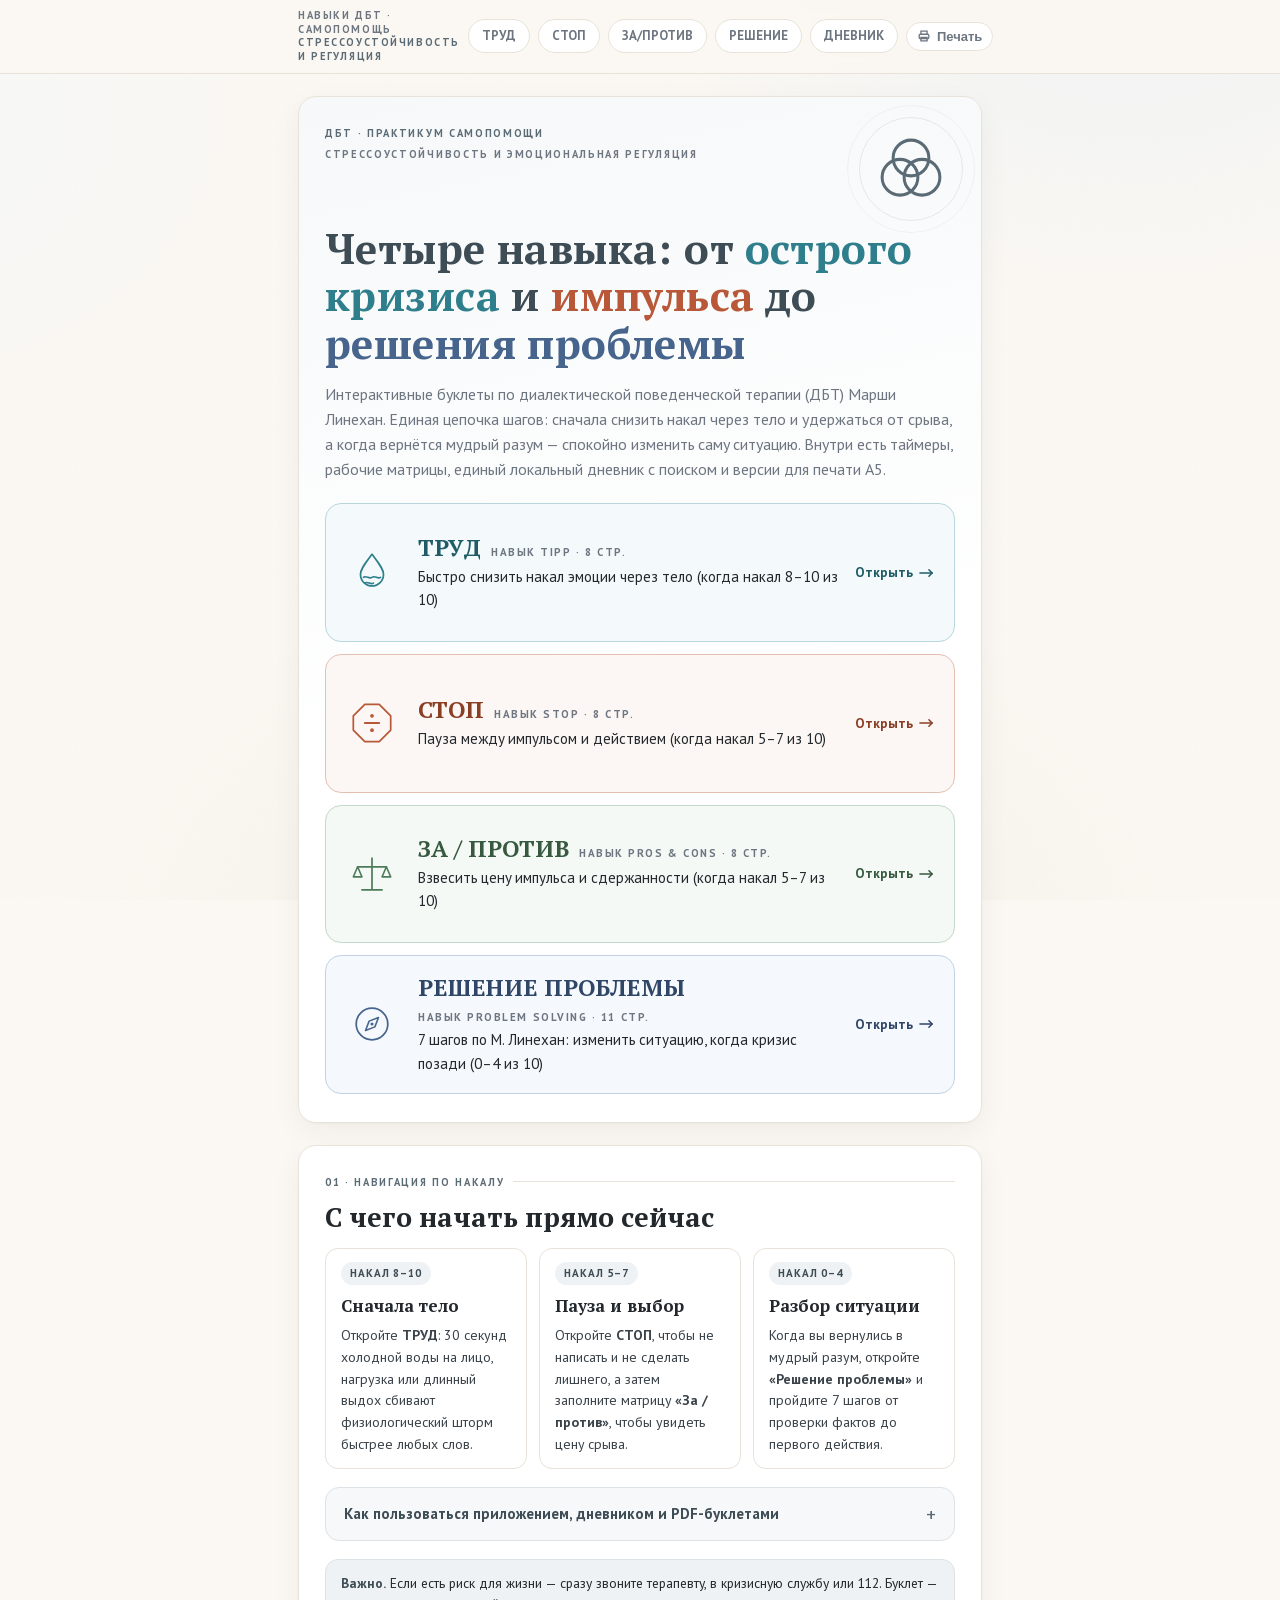
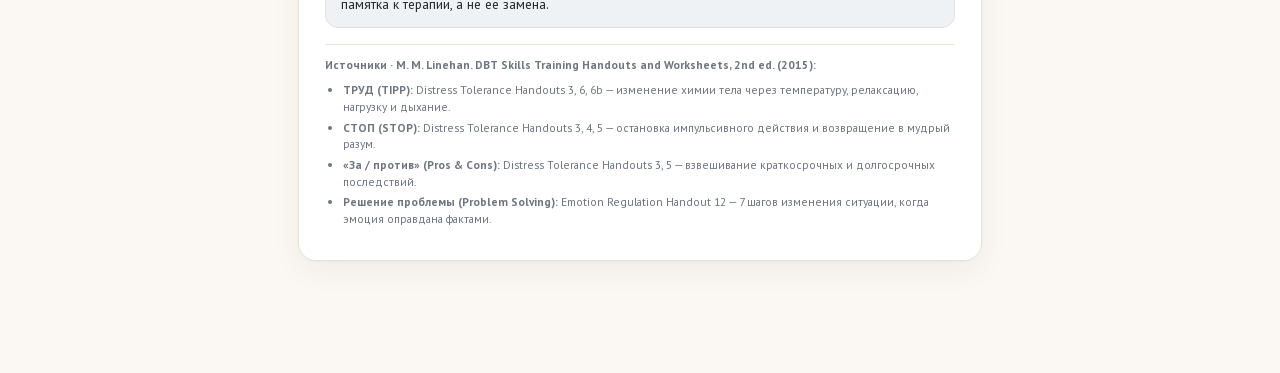
<file: index.html>
<!doctype html>
<html lang="ru">
<head>
<link rel="icon" type="image/png" href="favicon.png">
<link rel="apple-touch-icon" sizes="512x512" href="icon.png">
<link rel="manifest" href="manifest.json">
<meta name="theme-color" content="#F7F5F0" media="(prefers-color-scheme: light)">
<meta name="theme-color" content="#16191D" media="(prefers-color-scheme: dark)">
<meta name="color-scheme" content="light dark">
<meta charset="utf-8">
<meta name="viewport" content="width=device-width,initial-scale=1">
<title>Навыки ДБТ · Самопомощь в кризисе и разбор ситуаций</title>
<style>@font-face{font-family:'PT Sans';font-style:normal;font-weight:400;font-display:swap;src:url([data-uri]) format('woff2');}
@font-face{font-family:'PT Sans';font-style:normal;font-weight:700;font-display:swap;src:url([data-uri]) format('woff2');}
@font-face{font-family:'PT Sans';font-style:italic;font-weight:400;font-display:swap;src:url([data-uri]) format('woff2');}
@font-face{font-family:'PT Serif';font-style:normal;font-weight:400;font-display:swap;src:url([data-uri]) format('woff2');}
@font-face{font-family:'PT Serif';font-style:normal;font-weight:700;font-display:swap;src:url([data-uri]) format('woff2');}
/* ============================================================
   Буклеты серии «Навыки ДБТ при ПРЛ» — единый дизайн
   Светлая палитра · PT Serif (дисплей) + PT Sans (текст/UI)
   ============================================================ */
:root{
  --paper:#FBF8F3; --card:#FFFFFF; --surface:#FFFFFF; --nav-bg:rgba(251,248,243,.9);
  --bg-glow:#F3EFE7; --ink:#23282D; --ink-2:#3A4249; --muted:#6C7580;
  --line:#E8E2D8; --line-dot:#C9C2B6; --neutral:#F7F4EF; --neutral-edge:#D9D2C6; --neutral-lbl:#8A8375;
  --ok:#4E7C59; --ok-bg:#EDF3EE; --no:#A9543B; --no-bg:#F8EDE8;
  --a-main:#5A6B75; --a-deep:#3E4C55; --a-mid:#DCE2E5; --a-soft:#EEF2F4; --a-tint:#F6F8F9;
  --on-main:#FFFFFF;
  --r:18px; --shadow:0 1px 2px rgba(35,40,45,.04), 0 10px 30px rgba(35,40,45,.05);
  --ease:cubic-bezier(.22,.61,.36,1);
}
@media (prefers-color-scheme: dark){
  :root{
    --paper:#15181C; --card:#1D2127; --surface:#252A32; --nav-bg:rgba(21,24,28,.88);
    --bg-glow:#1B2026; --ink:#E6E9ED; --ink-2:#C5CCD4; --muted:#8E97A3;
    --line:#2C323B; --line-dot:#3D4552; --neutral:#232830; --neutral-edge:#3A424E; --neutral-lbl:#96A0AD;
    --ok:#6BA87A; --ok-bg:#1D2E22; --no:#D6795E; --no-bg:#33201B;
    --a-main:#8FA1AC; --a-deep:#CBD5DC; --a-mid:#343D44; --a-soft:#262D33; --a-tint:#1E2429;
    --on-main:#11161A;
    --shadow:0 1px 2px rgba(0,0,0,.25), 0 10px 30px rgba(0,0,0,.3);
  }
}


*{box-sizing:border-box}
html{-webkit-text-size-adjust:100%;scroll-behavior:smooth}
body{margin:0;background:var(--paper);color:var(--ink);
  font-family:'PT Sans','Segoe UI',system-ui,sans-serif;font-size:16.5px;line-height:1.55;
  -webkit-font-smoothing:antialiased;overflow-x:hidden}

/* ---------- фоновая среда ---------- */
body::before{content:"";position:fixed;inset:0;z-index:-2;pointer-events:none;
  background:
    radial-gradient(60vw 48vw at 88% -8%, var(--a-soft), transparent 62%),
    radial-gradient(52vw 40vw at -10% 12%, var(--a-tint), transparent 60%),
    radial-gradient(70vw 50vw at 50% 108%, var(--bg-glow), transparent 65%),
    var(--paper)}
body::after{content:"";position:fixed;inset:0;z-index:-1;pointer-events:none;opacity:.35;
  background-image:url("data:image/svg+xml;utf8,<svg xmlns='http://www.w3.org/2000/svg' width='140' height='140'><filter id='n'><feTurbulence type='fractalNoise' baseFrequency='.85' numOctaves='3'/><feColorMatrix type='saturate' values='0'/></filter><rect width='140' height='140' filter='url(%23n)' opacity='.055'/></svg>")}

.wrap{max-width:720px;margin:0 auto;padding:0 18px 90px}
a{color:var(--a-deep)}
::selection{background:var(--a-soft);color:var(--a-deep)}

/* ---------- шапка ---------- */
.nav{position:sticky;top:0;z-index:40;background:var(--nav-bg);
  backdrop-filter:blur(10px);border-bottom:1px solid var(--line)}
.nav-in{max-width:720px;margin:0 auto;padding:9px 18px;display:flex;align-items:center;gap:8px}
.nav-brand{font-size:10.5px;letter-spacing:.15em;text-transform:uppercase;color:var(--muted);
  font-weight:700;margin-right:auto;line-height:1.3;text-decoration:none}
.nav-brand span{display:block;color:var(--a-main)}
.tab{font-size:13px;font-weight:700;text-decoration:none;padding:6px 13px;border-radius:999px;
  border:1px solid var(--line);color:var(--muted);background:var(--surface);transition:.18s var(--ease);white-space:nowrap}
.tab:hover{border-color:var(--a-mid);color:var(--a-deep);transform:translateY(-1px)}
.tab.on{background:var(--a-soft);border-color:var(--a-mid);color:var(--a-deep)}
.tab.icon{padding:6px 10px;display:inline-flex;align-items:center;gap:6px}
.tab svg{width:14px;height:14px;display:block}
.progress{height:2px;background:transparent}
.progress i{display:block;height:100%;width:0;background:var(--a-main);transition:width .12s linear}

/* ---------- страницы-секции ---------- */
.page{position:relative;background:var(--card);border:1px solid var(--line);border-radius:var(--r);
  padding:28px 26px;margin:22px 0;box-shadow:var(--shadow)}
.reveal{opacity:0;transform:translateY(14px);transition:opacity .6s var(--ease),transform .6s var(--ease)}
.reveal.in{opacity:1;transform:none}
.pnum{font-size:10.5px;font-weight:700;letter-spacing:.16em;text-transform:uppercase;color:var(--a-main);
  display:flex;align-items:center;gap:9px;margin:0 0 12px}
.pnum:after{content:"";height:1px;flex:1;background:var(--line)}
h1{font-family:'PT Serif',Georgia,serif;font-weight:700;font-size:clamp(38px,10.5vw,66px);line-height:.98;
  letter-spacing:.01em;margin:12px 0 0;color:var(--a-deep)}
h2{font-family:'PT Serif',Georgia,serif;font-weight:700;font-size:27px;line-height:1.18;margin:0 0 14px}
h3{font-size:11.5px;font-weight:700;letter-spacing:.11em;text-transform:uppercase;color:var(--a-deep);margin:0 0 8px}
p{margin:0 0 10px}
.lead{font-size:17.5px;color:var(--ink-2)}
.note{font-size:13.5px;color:var(--muted);font-style:italic;margin:8px 0 0}
.eyebrow{font-size:10.5px;font-weight:700;letter-spacing:.16em;text-transform:uppercase;color:var(--a-main)}
.eyebrow.q{color:var(--muted)}

/* ---------- обложка ---------- */
.cover{background:linear-gradient(168deg,var(--a-tint),var(--card) 58%);overflow:hidden}
.cover-top{display:flex;justify-content:space-between;align-items:flex-start;gap:18px}
.seal{position:relative;width:88px;height:88px;flex:none;color:var(--a-main)}
.seal svg{position:relative;z-index:2;width:100%;height:100%;display:block}
.seal:before,.seal:after{content:"";position:absolute;inset:-8px;border-radius:50%;
  border:1px solid var(--a-mid);opacity:.75;animation:pulse 6s var(--ease) infinite}
.seal:after{inset:-20px;opacity:.4;animation-delay:1.6s}
@keyframes pulse{0%,100%{transform:scale(.94);opacity:.25}50%{transform:scale(1.04);opacity:.7}}
.latin{font-size:11.5px;font-weight:700;letter-spacing:.24em;color:var(--muted);margin-top:16px}
.tagline{font-family:'PT Serif',Georgia,serif;font-size:23px;line-height:1.28;margin:14px 0 6px}
.cover-note{font-size:14.5px;color:var(--muted);font-style:italic;margin:0}
.acronym{margin:22px 0 0;border-top:1px solid var(--line)}
.arow{display:grid;grid-template-columns:44px 1fr auto;align-items:center;gap:14px;width:100%;
  padding:11px 6px;border:0;border-bottom:1px solid var(--line);background:transparent;cursor:pointer;
  font:inherit;color:inherit;text-align:left;transition:.2s var(--ease);border-radius:10px}
.arow:hover{background:var(--a-tint);transform:translateX(3px)}
.arow .bl{width:44px;height:44px;border-radius:13px;background:var(--a-soft);border:1px solid var(--a-mid);
  color:var(--a-deep);font-family:'PT Serif',Georgia,serif;font-weight:700;font-size:23px;
  display:flex;align-items:center;justify-content:center;transition:.2s var(--ease)}
.arow:hover .bl{background:var(--a-main);border-color:var(--a-main);color:var(--on-main)}
.arow .nm{font-weight:700;font-size:17px}
.arow .hint{font-size:13px;color:var(--muted);text-align:right}
.cover-cta{display:flex;flex-wrap:wrap;gap:9px;margin:20px 0 0}
.cover-foot{margin-top:18px;font-size:12px;color:var(--muted)}

/* ---------- кнопки ---------- */
.btn{font:inherit;font-size:14px;font-weight:700;padding:9px 16px;border-radius:999px;cursor:pointer;
  border:1px solid var(--a-main, #5A6B75);background:var(--a-main, #5A6B75);color:var(--on-main, #fff);transition:.18s var(--ease);
  display:inline-flex;align-items:center;gap:8px;text-decoration:none;line-height:1.25}
.btn:hover{background:var(--a-deep);border-color:var(--a-deep);transform:translateY(-1px)}
.btn:active{transform:translateY(0)}
.btn.ghost{background:var(--surface);color:var(--a-deep);border-color:var(--a-mid)}
.btn.ghost:hover{background:var(--a-soft);border-color:var(--a-main);color:var(--a-deep)}
.btn.sm{font-size:12.5px;padding:6px 12px}
.btn[disabled]{opacity:.45;cursor:not-allowed;transform:none}
.btn svg{width:15px;height:15px}
:focus-visible{outline:2px solid var(--a-main);outline-offset:2px;border-radius:6px}

/* ---------- списки и блоки ---------- */
.block{margin:0 0 17px}
.block:last-child{margin-bottom:0}
ul.dash{list-style:none;margin:0;padding:0}
ul.dash li{position:relative;padding-left:19px;margin:0 0 7px}
ul.dash li:before{content:"";position:absolute;left:2px;top:.62em;width:9px;height:2px;
  border-radius:2px;background:var(--a-mid)}
ol.how{list-style:none;margin:0;padding:0;counter-reset:s}
ol.how li{counter-increment:s;position:relative;padding-left:32px;margin:0 0 10px}
ol.how li:before{content:counter(s);position:absolute;left:0;top:.05em;width:22px;height:22px;border-radius:50%;
  background:var(--a-soft);border:1px solid var(--a-mid);color:var(--a-deep);
  font-size:12px;font-weight:700;display:flex;align-items:center;justify-content:center;line-height:1}

/* ---------- шаг ---------- */
.step-head{display:flex;gap:16px;align-items:flex-start;margin-bottom:15px}
.step-head .bl{width:60px;height:60px;flex:none;border-radius:17px;background:var(--a-soft);
  border:1px solid var(--a-mid);color:var(--a-deep);font-family:'PT Serif',Georgia,serif;font-weight:700;
  font-size:32px;display:flex;align-items:center;justify-content:center}
.step-name{font-family:'PT Serif',Georgia,serif;font-weight:700;font-size:29px;line-height:1.08;margin:2px 0 4px}
.step-tag{font-size:14px;font-style:italic;color:var(--muted)}
.why{background:var(--a-tint);border:1px solid var(--a-mid);border-radius:13px;padding:13px 15px;
  font-size:14.5px;margin:0 0 17px}
.why b{color:var(--a-deep)}
.chips{display:flex;flex-wrap:wrap;gap:8px;margin:14px 0 0}
.chip{font-size:12.5px;font-weight:700;padding:5px 12px;border-radius:999px;
  background:var(--a-tint);border:1px solid var(--a-mid);color:var(--a-deep)}
.box{border-radius:13px;padding:13px 15px;margin:14px 0 0;font-size:14px}
.box .lbl{display:block;font-size:10.5px;font-weight:700;letter-spacing:.12em;text-transform:uppercase;margin-bottom:5px}
.box.mistake{background:var(--neutral);border-left:3px solid var(--neutral-edge)}
.box.mistake .lbl{color:var(--neutral-lbl)}
.box.warn{background:var(--a-soft);border-left:3px solid var(--a-main)}
.box.warn .lbl{color:var(--a-deep)}
.box.tip{background:var(--surface);border:1px dashed var(--a-mid)}
.box.tip .lbl{color:var(--a-main)}

/* ---------- шкала ---------- */
.scale{display:grid;grid-template-columns:repeat(3,1fr);gap:8px;margin:0 0 8px}
.zone{border-radius:13px;padding:12px 13px;border:1px solid var(--a-mid);transition:.25s var(--ease)}
.zone:nth-child(1){background:var(--surface)}
.zone:nth-child(2){background:var(--a-tint)}
.zone:nth-child(3){background:var(--a-soft)}
.zone.hot{border-color:var(--a-main);box-shadow:0 0 0 2px var(--a-soft)}
.zone .rng{font-family:'PT Serif',Georgia,serif;font-weight:700;font-size:21px;color:var(--a-deep);line-height:1}
.zone .zt{font-size:12.5px;font-weight:700;margin:5px 0 3px}
.zone .zd{font-size:12.5px;color:var(--muted);line-height:1.4}
.chain{display:flex;flex-wrap:wrap;align-items:center;gap:7px;margin:0 0 6px}
.pill{font-size:13px;font-weight:700;padding:6px 12px;border-radius:999px;border:1px solid var(--line);
  background:var(--surface);color:var(--muted)}
.pill.on{background:var(--a-main);border-color:var(--a-main);color:var(--on-main)}
.arrow{color:var(--a-mid);font-weight:700;display:inline-flex}
.arrow svg{width:15px;height:10px}

/* ---------- интерактивная практика ---------- */
.tool{margin:18px 0 0;border:1px solid var(--a-mid);border-radius:15px;background:
  linear-gradient(180deg,var(--a-tint),var(--card) 70%);padding:16px 16px 18px}
.tool-head{display:flex;align-items:center;gap:10px;margin-bottom:12px;flex-wrap:wrap}
.tool-title{font-size:11px;font-weight:700;letter-spacing:.13em;text-transform:uppercase;color:var(--a-deep)}
.tool-sub{font-size:12.5px;color:var(--muted);margin-left:auto}
.tool-body{display:flex;gap:18px;align-items:center;flex-wrap:wrap}
.dial{position:relative;width:132px;height:132px;flex:none;cursor:pointer;border-radius:50%;user-select:none;transition:transform .16s var(--ease)}
.dial:hover{transform:scale(1.03)}
.dial:active{transform:scale(.97)}
.dial svg{width:100%;height:100%;transform:rotate(-90deg)}
.dial .trk{fill:none;stroke:var(--a-mid);stroke-width:7;opacity:.55}
.dial .bar{fill:none;stroke:var(--a-main);stroke-width:7;stroke-linecap:round;
  transition:stroke-dashoffset .25s linear}
.dial .mid{position:absolute;inset:0;display:flex;flex-direction:column;align-items:center;justify-content:center;gap:2px}
.dial .val{font-family:'PT Serif',Georgia,serif;font-weight:700;font-size:34px;color:var(--a-deep);line-height:1;
  font-variant-numeric:tabular-nums}
.dial .unit{font-size:10.5px;letter-spacing:.12em;text-transform:uppercase;color:var(--muted);font-weight:700}
.tool-side{flex:1;min-width:210px}
.phase{font-size:15.5px;font-weight:700;color:var(--a-deep);min-height:1.5em}
.phase.q{color:var(--muted);font-weight:400;font-style:italic}
.tool-hint{font-size:13px;color:var(--muted);margin:4px 0 12px}
.ctrls{display:flex;flex-wrap:wrap;gap:8px;align-items:center}
.stepper{display:inline-flex;align-items:center;gap:0;border:1px solid var(--a-mid);border-radius:999px;
  background:var(--surface);overflow:hidden}
.stepper button{font:inherit;font-weight:700;font-size:15px;width:30px;height:30px;border:0;background:var(--surface);
  color:var(--a-deep);cursor:pointer;transition:.15s var(--ease)}
.stepper button:hover{background:var(--a-soft)}
.stepper .sv{min-width:56px;text-align:center;font-size:13px;font-weight:700;color:var(--ink);
  font-variant-numeric:tabular-nums}
.pick{display:flex;flex-wrap:wrap;gap:6px;margin:0 0 12px}
.pick button{font:inherit;font-size:12.5px;padding:5px 11px;border-radius:999px;cursor:pointer;
  border:1px solid var(--line);background:var(--surface);color:var(--muted);transition:.15s var(--ease)}
.pick button:hover{border-color:var(--a-mid);color:var(--a-deep)}
.pick button[aria-pressed="true"]{background:var(--a-main);border-color:var(--a-main);color:var(--on-main)}
.rate{display:flex;align-items:center;gap:10px;margin:14px 0 0;padding-top:12px;border-top:1px dashed var(--a-mid);
  flex-wrap:wrap}
.rate .rl{font-size:12.5px;font-weight:700;color:var(--a-deep)}
.rate input[type=range]{flex:1;min-width:130px}
.rate .rv{font-family:'PT Serif',Georgia,serif;font-weight:700;font-size:20px;color:var(--a-deep);
  min-width:26px;text-align:center;font-variant-numeric:tabular-nums}
input[type=range]{-webkit-appearance:none;appearance:none;height:22px;background:transparent;cursor:pointer}
input[type=range]::-webkit-slider-runnable-track{height:5px;border-radius:3px;background:var(--a-mid)}
input[type=range]::-moz-range-track{height:5px;border-radius:3px;background:var(--a-mid)}
input[type=range]::-webkit-slider-thumb{-webkit-appearance:none;width:19px;height:19px;border-radius:50%;
  background:var(--surface);border:2px solid var(--a-main);margin-top:-7px;box-shadow:0 1px 4px rgba(35,40,45,.18);transition:.15s}
input[type=range]::-moz-range-thumb{width:17px;height:17px;border-radius:50%;background:var(--surface);
  border:2px solid var(--a-main);box-shadow:0 1px 4px rgba(35,40,45,.18)}
input[type=range]:hover::-webkit-slider-thumb{transform:scale(1.1)}

/* дыхательный ритм */
.breath{position:relative;width:132px;height:132px;flex:none;display:flex;align-items:center;justify-content:center;cursor:pointer;border-radius:50%;user-select:none;transition:transform .16s var(--ease)}
.breath:hover{transform:scale(1.03)}
.breath:active{transform:scale(.97)}
.breath .orb{position:absolute;width:112px;height:112px;border-radius:50%;
  background:radial-gradient(circle at 38% 32%, var(--surface), var(--a-soft) 62%, var(--a-mid));
  border:1px solid var(--a-mid);transform:scale(.62);transition:transform 5s cubic-bezier(.37,0,.63,1)}
.breath .ring{position:absolute;inset:0;border-radius:50%;border:1px dashed var(--a-mid);opacity:.7}
.breath .cnt{position:relative;z-index:2;font-family:'PT Serif',Georgia,serif;font-weight:700;font-size:30px;
  color:var(--a-deep);font-variant-numeric:tabular-nums}
.muscles{display:flex;flex-wrap:wrap;gap:5px;margin:10px 0 0}
.muscles span{font-size:11.5px;padding:3px 9px;border-radius:999px;border:1px solid var(--line);
  background:var(--surface);color:var(--muted)}
.muscles span.done{background:var(--a-soft);border-color:var(--a-mid);color:var(--a-deep)}
.muscles span.now{background:var(--a-main);border-color:var(--a-main);color:var(--on-main)}
.bar-track{height:6px;border-radius:3px;background:var(--a-mid);opacity:.5;overflow:hidden;margin:10px 0 0}
.bar-track i{display:block;height:100%;width:0;background:var(--a-main);border-radius:3px}

/* наблюдение: факт / мысль */
.sorter{margin:6px 0 0}
.sort-row{display:flex;gap:10px;align-items:center;justify-content:space-between;padding:9px 0;
  border-bottom:1px dashed var(--a-mid);flex-wrap:wrap}
.sort-row .txt{font-size:14px;flex:1;min-width:180px}
.sort-row .acts{display:flex;gap:6px}
.sort-row .acts button{font:inherit;font-size:12.5px;font-weight:700;padding:5px 12px;border-radius:999px;
  border:1px solid var(--line);background:var(--surface);color:var(--muted);cursor:pointer;transition:.15s var(--ease)}
.sort-row .acts button:hover{border-color:var(--a-mid);color:var(--a-deep)}
.sort-row.right .txt{color:var(--ok)}
.sort-row.wrong .txt{color:var(--no)}
.sort-fb{font-size:12.5px;width:100%;color:var(--muted);font-style:italic}
.sort-row.right .sort-fb{color:var(--ok)}
.sort-row.wrong .sort-fb{color:var(--no)}
.fields{display:grid;grid-template-columns:1fr 1fr;gap:12px;margin:12px 0 0}
.field label{display:block;font-size:12px;font-weight:700;color:var(--a-deep);margin-bottom:5px}
.field input,.field textarea{width:100%;font:inherit;font-size:14px;padding:8px 10px;border-radius:10px;
  border:1px solid var(--line);background:var(--surface);color:var(--ink);resize:vertical}
.field input:focus,.field textarea:focus{border-color:var(--a-main);outline:none;box-shadow:0 0 0 3px var(--a-soft)}

/* ---------- решение проблемы: мозговой штурм и чек-лист ---------- */
.ps-checks{display:flex;flex-direction:column;gap:8px;margin-top:10px}
.ps-chk{display:flex;align-items:center;gap:9px;font-size:13.5px;color:var(--ink);cursor:pointer}
.ps-chk input{accent-color:var(--a-main);width:16px;height:16px;cursor:pointer}
.ps-warn{margin-top:10px;padding:9px 12px;border-radius:10px;background:var(--a-soft);color:var(--a-deep);font-size:13px;display:none}
.ps-warn.on{display:block}
.idea-list{display:flex;flex-direction:column;gap:7px;margin:12px 0 0}
.idea-item{display:flex;align-items:center;gap:10px;padding:8px 11px;border-radius:11px;border:1px solid var(--line);background:var(--surface);cursor:pointer;transition:.15s var(--ease)}
.idea-item.picked{border-color:var(--a-main);background:var(--a-soft)}
.idea-item input[type=checkbox]{accent-color:var(--a-main);width:16px;height:16px;cursor:pointer}
.idea-item span{flex:1;font-size:14px}
.idea-item .del{background:none;border:0;color:var(--muted);cursor:pointer;font-size:17px;padding:0 4px;line-height:1}
.idea-item .del:hover{color:var(--no)}


/* ---------- карточка и дневник ---------- */
.fill{margin:0 0 15px}
.fill .fl{font-size:12.5px;font-weight:700;color:var(--a-deep);margin-bottom:6px}
.fill textarea{width:100%;font:inherit;font-size:14.5px;line-height:19px;min-height:57px;padding:0 2px;
  border:0;border-radius:0;background:
    repeating-linear-gradient(to bottom,transparent 0 18px,var(--line-dot) 18px 19px);
  background-attachment:local;color:var(--ink);resize:vertical}
.fill textarea:focus{outline:none;background:
    repeating-linear-gradient(to bottom,transparent 0 18px,var(--a-main) 18px 19px)}
.safety{margin:16px 0 0;padding:13px 15px;border-radius:13px;background:var(--a-soft);
  border:1px solid var(--a-mid);font-size:13.5px}
.safety b{color:var(--a-deep)}
.sources{margin:16px 0 0;padding-top:12px;border-top:1px solid var(--line);font-size:11.5px;
  color:var(--muted);line-height:1.45}
.xlink{display:inline-flex;align-items:center;gap:7px;margin-top:12px;font-size:13.5px;font-weight:700;
  text-decoration:none;color:var(--a-deep)}
.xlink:hover{gap:11px}
.log{margin:14px 0 0;border:1px solid var(--line);border-radius:13px;background:var(--surface);padding:13px 15px}
.log-list{list-style:none;margin:8px 0 0;padding:0;font-size:13px;max-height:190px;overflow:auto}
.log-list li{display:flex;gap:10px;padding:6px 0;border-bottom:1px dashed var(--line);flex-wrap:wrap}
.log-list li:last-child{border-bottom:0}
.log-list .t{color:var(--muted);font-variant-numeric:tabular-nums;font-size:12px}
.log-list .d{margin-left:auto;font-weight:700;color:var(--a-deep)}
.log-empty{font-size:13px;color:var(--muted);font-style:italic;margin:8px 0 0}
.saved{font-size:12px;color:var(--ok);opacity:0;transition:.3s;margin-left:8px}
.saved.on{opacity:1}

/* ---------- браузер БД: страница «Дневник» ---------- */
.db-stats{display:grid;grid-template-columns:repeat(3,1fr);gap:10px;margin:16px 0 0}
.db-stat{padding:12px 14px;border-radius:14px;background:var(--a-tint);border:1px solid var(--a-mid)}
.db-stat .num{font-family:'PT Serif',Georgia,serif;font-weight:700;font-size:24px;color:var(--a-deep);line-height:1.1}
.db-stat .lbl{font-size:12px;color:var(--muted);margin-top:3px}
.db-bar{display:flex;flex-wrap:wrap;gap:8px;margin:0 0 12px;align-items:center}
.db-search{flex:1;min-width:190px;font:inherit;font-size:14px;padding:8px 14px;border-radius:999px;
  border:1px solid var(--line);background:var(--surface);color:var(--ink)}
.db-date{font:inherit;font-size:13.5px;padding:7px 12px;border-radius:999px;
  border:1px solid var(--line);background:var(--surface);color:var(--ink)}
.db-search:focus,.db-date:focus{border-color:var(--a-main);outline:none;box-shadow:0 0 0 3px var(--a-soft)}
.db-chips{display:flex;flex-wrap:wrap;gap:6px;margin:0 0 16px}
.db-chip{font:inherit;font-size:12.5px;font-weight:700;padding:5px 12px;border-radius:999px;cursor:pointer;
  border:1px solid var(--line);background:var(--surface);color:var(--muted);transition:.15s var(--ease)}
.db-chip:hover{border-color:var(--a-mid);color:var(--a-deep)}
.db-chip.on{background:var(--a-main);border-color:var(--a-main);color:var(--on-main)}
.db-day{margin:20px 0 0}
.db-day:first-child{margin-top:0}
.db-day-head{font-size:11.5px;font-weight:700;letter-spacing:.12em;text-transform:uppercase;color:var(--a-deep);
  padding-bottom:6px;border-bottom:1px solid var(--line);margin-bottom:10px;display:flex;justify-content:space-between}
.db-item{border:1px solid var(--line);border-radius:14px;background:var(--surface);padding:12px 14px;margin-bottom:9px}
.db-item-top{display:flex;align-items:center;gap:8px;flex-wrap:wrap}
.db-tag{font-size:11px;font-weight:700;letter-spacing:.08em;text-transform:uppercase;padding:3px 9px;border-radius:999px}
.db-tag.trud{background:#E8F2F4;color:#1E5765}
.db-tag.stop{background:#FBEBE1;color:#8A4526}
.db-tag.pros_cons{background:#EBF3ED;color:#36593F}
.db-tag.problem_solving{background:#EBF1F8;color:#2F4666}
@media (prefers-color-scheme: dark){
  .db-tag.trud{background:#1F343A;color:#A7DCE7}
  .db-tag.stop{background:#3A241C;color:#F2C0AA}
  .db-tag.pros_cons{background:#223427;color:#B8DBC0}
  .db-tag.problem_solving{background:#212E40;color:#B8D1F0}
}
.db-time{font-size:12px;color:var(--muted);font-variant-numeric:tabular-nums}
.db-title{font-weight:700;font-size:14.5px;color:var(--ink)}
.db-rate{margin-left:auto;font-weight:700;font-size:13px;color:var(--a-deep);background:var(--a-tint);
  padding:2px 9px;border-radius:999px;border:1px solid var(--a-mid)}
.db-del{background:none;border:0;color:var(--muted);cursor:pointer;font-size:17px;padding:0 4px;line-height:1}
.db-del:hover{color:var(--no)}
.db-details{margin-top:8px;padding-top:8px;border-top:1px dashed var(--line);font-size:13.5px;color:var(--ink-2);
  white-space:pre-line;line-height:1.48}
.db-chk{accent-color:var(--a-main);width:16px;height:16px;cursor:pointer;flex:none}
.db-item.sel{border-color:var(--a-main);background:var(--a-tint)}
.db-copy-one{background:none;border:0;color:var(--muted);cursor:pointer;font-size:12.5px;font-weight:700;padding:2px 6px;border-radius:6px}
.db-copy-one:hover{color:var(--a-deep);background:var(--a-soft)}
.db-sel-bar{display:none;align-items:center;gap:8px;flex-wrap:wrap;padding:10px 14px;margin:0 0 14px;
  border-radius:13px;background:var(--a-soft);border:1px solid var(--a-mid)}
.db-sel-bar.on{display:flex}
.db-sel-cnt{font-size:13px;font-weight:700;color:var(--a-deep);margin-right:auto}
@media (max-width:560px){.db-stats{grid-template-columns:1fr}}

/* ---------- панель «накрывает сейчас» ---------- */
.sos-btn{position:fixed;right:18px;bottom:18px;z-index:45;
  background:var(--a-main, #5A6B75)!important;color:var(--on-main, #fff)!important;
  box-shadow:0 6px 24px rgba(0,0,0,.45), 0 0 0 2px var(--paper)}

.sos{position:fixed;inset:0;z-index:60;display:none;align-items:center;justify-content:center;padding:18px;
  background:rgba(15,18,22,.55);backdrop-filter:blur(3px)}
.sos.on{display:flex}
.sos-card{width:min(520px,100%);max-height:88vh;overflow:auto;background:var(--card);border:1px solid var(--a-mid);
  border-radius:20px;padding:22px;box-shadow:0 24px 60px rgba(35,40,45,.25);animation:pop .28s var(--ease)}
@keyframes pop{from{opacity:0;transform:translateY(12px) scale(.98)}to{opacity:1;transform:none}}
.sos-card h2{font-size:23px;margin-bottom:6px}
.sos-steps{display:grid;gap:9px;margin:16px 0 0}
.sos-step{display:flex;gap:13px;align-items:center;padding:12px 14px;border-radius:14px;border:1px solid var(--line);
  background:var(--surface);cursor:pointer;font:inherit;text-align:left;transition:.18s var(--ease);width:100%}
.sos-step:hover{border-color:var(--a-main);background:var(--a-tint);transform:translateX(3px)}
.sos-step .bl{width:38px;height:38px;flex:none;border-radius:11px;background:var(--a-soft);border:1px solid var(--a-mid);
  color:var(--a-deep);font-family:'PT Serif',Georgia,serif;font-weight:700;font-size:20px;
  display:flex;align-items:center;justify-content:center}
.sos-step .nm{font-weight:700;font-size:15px}
.sos-step .ds{font-size:12.5px;color:var(--muted)}
.sos-close{position:absolute;top:16px;right:16px;z-index:2}
.sos-wrap{position:relative;width:min(520px,100%)}

/* ---------- служебное ---------- */
.toast{position:fixed;left:50%;bottom:24px;transform:translate(-50%,14px);z-index:70;background:#2A3038;
  color:#F4F6F8;font-size:13.5px;padding:10px 16px;border-radius:999px;opacity:0;pointer-events:none;
  transition:.28s var(--ease)}
.toast.on{opacity:1;transform:translate(-50%,0)}
.printonly{display:none}

/* ---------- адаптив ---------- */
@media (max-width:560px){
  body{font-size:16px}
  .wrap{padding:0 13px 96px}
  .page{padding:22px 18px;border-radius:15px}
  h2{font-size:23px}
  .step-name{font-size:24px}
  .scale{grid-template-columns:1fr}
  .fields{grid-template-columns:1fr}
  .arow{grid-template-columns:40px 1fr;row-gap:2px}
  .arow .hint{grid-column:2;text-align:left}
  .nav-in{flex-wrap:wrap;justify-content:flex-start;gap:5px;padding:8px 13px;overflow-x:auto}
  .nav-brand{width:100%;font-size:11px;display:block;padding:4px 2px 6px;margin-bottom:2px;
    border-bottom:1px solid var(--line);text-decoration:none}
  .nav-brand span{font-size:12px;margin-top:2px}
  .tab{font-size:11.5px;padding:5px 9px}
  .nav-in .tab.icon{display:none}
  .dial,.breath{width:112px;height:112px;margin:0 auto}
  .breath .orb{width:96px;height:96px}
  .tool-body{gap:14px}
  .sos-btn{right:12px;bottom:12px}
}
@media (prefers-reduced-motion:reduce){
  html{scroll-behavior:auto}
  *,*:before,*:after{animation-duration:.001ms!important;animation-iteration-count:1!important;
    transition-duration:.001ms!important}
  .reveal{opacity:1;transform:none}
}

/* ---------- печать: A5, 8 страниц ---------- */
@page{size:A5;margin:11mm 12mm}
@media print{
  :root{
    --paper:#FFFFFF!important; --card:#FFFFFF!important; --surface:#FFFFFF!important;
    --ink:#23282D!important; --ink-2:#3A4249!important; --muted:#6C7580!important;
    --line:#E8E2D8!important; --line-dot:#C9C2B6!important; --neutral:#F7F4EF!important;
    --neutral-edge:#D9D2C6!important; --neutral-lbl:#8A8375!important;
    --a-main:#5A6B75!important; --a-deep:#3E4C55!important;
    --a-mid:#DCE2E5!important; --a-soft:#EEF2F4!important; --a-tint:#F6F8F9!important;
  }
  body{background:var(--surface);font-size:9.6pt;line-height:1.42}
  body::before,body::after{display:none}
  .nav,.noprint,.sos,.sos-btn,.toast,.tool,.log{display:none!important}
  .printonly{display:block}
  .wrap{max-width:none;padding:0;margin:0}
  .page{border:0;border-radius:0;box-shadow:none;margin:0;padding:0;background:var(--surface);
    break-after:page;page-break-after:always}
  .page:last-child{break-after:auto;page-break-after:auto}
  .reveal{opacity:1!important;transform:none!important}
  h1{font-size:46pt} h2{font-size:15.5pt;margin-bottom:7pt} h3{font-size:8pt;margin-bottom:4pt}
  .lead{font-size:10.5pt} .tagline{font-size:13pt} .cover-note{font-size:9.5pt}
  .pnum{font-size:7.5pt;margin-bottom:6pt}
  .block{margin-bottom:9pt}
  ul.dash li{margin-bottom:3pt;padding-left:12pt}
  ol.how li{margin-bottom:5pt;padding-left:20pt}
  ol.how li:before{width:14pt;height:14pt;font-size:7.5pt}
  .step-head{margin-bottom:9pt}
  .step-head .bl{width:40pt;height:40pt;font-size:22pt;border-radius:11pt}
  .step-name{font-size:18pt} .step-tag{font-size:9.5pt}
  .why{font-size:9.3pt;padding:8pt 10pt;margin-bottom:9pt}
  .box{font-size:9pt;padding:8pt 10pt;margin-top:9pt}
  .chip{font-size:8.5pt} .note{font-size:8.7pt}
  .arow{padding:7pt 0;cursor:default} .arow .bl{width:30pt;height:30pt;font-size:16pt}
  .arow .nm{font-size:11.5pt} .arow .hint{font-size:9pt}
  .zone{padding:8pt 9pt} .zone .rng{font-size:14pt} .zone .zt,.zone .zd{font-size:8.5pt}
  .fill{margin-bottom:9pt}
  .fill textarea{font-size:9.5pt;min-height:28pt;line-height:14pt;
    background:repeating-linear-gradient(to bottom,transparent 0 13pt,var(--line-dot) 13pt calc(13pt + .6pt))}
  .sources{font-size:7.6pt} .safety{font-size:8.8pt}
  .seal{width:44pt;height:44pt} .seal:before,.seal:after{display:none}
  .cover{background:var(--surface)}
  .pfoot{margin-top:10pt;padding-top:5pt;border-top:1px solid var(--line);font-size:6.8pt;color:var(--muted);
    display:flex;justify-content:space-between}
  a{text-decoration:none;color:var(--ink)}
  .xlink{color:var(--a-deep)}
}

.hub-title{font-family:'PT Serif',Georgia,serif;font-weight:700;font-size:clamp(30px,4.8vw,42px);line-height:1.14;margin:12px 0 0;color:var(--a-deep)}
.hub-title em{font-style:normal;color:#2E7E8B}
.hub-title b{font-weight:700;color:#B85838}
.hub-title span{color:#46648C}
@media (prefers-color-scheme: dark){
  .hub-title em{color:#62B6C8}
  .hub-title b{color:#DF8E6B}
  .hub-title span{color:#89B0E0}
}
.hub-lead{font-size:16px;color:var(--muted);margin:14px 0 0;line-height:1.55}
.skill-list{display:grid;grid-auto-rows:1fr;gap:12px;margin:22px 0 0}
.scard{display:grid;grid-template-columns:56px 1fr auto;align-items:center;gap:16px;padding:18px 20px;height:100%;
  border-radius:16px;background:var(--c-tint);border:1px solid var(--c-mid);
  text-decoration:none;color:inherit;transition:.2s var(--ease)}
.scard:hover{transform:translateY(-2px);background:var(--c-soft);border-color:var(--c-main);box-shadow:0 8px 22px rgba(27,31,34,.06)}
.scard.trud{--c-main:#2E7E8B;--c-deep:#1F5C66;--c-mid:#B8D7DC;--c-soft:#E7F2F4;--c-tint:#F4FAFB}
.scard.stop{--c-main:#B85838;--c-deep:#8A3E24;--c-mid:#E4C0B2;--c-soft:#F7EAE4;--c-tint:#FCF7F4}
.scard.pc{--c-main:#4E7C59;--c-deep:#36593F;--c-mid:#C3DAC8;--c-soft:#EBF3ED;--c-tint:#F5F9F6}
.scard.ps{--c-main:#46648C;--c-deep:#2F4666;--c-mid:#C2D1E5;--c-soft:#EBF1F8;--c-tint:#F5F8FC}
@media (prefers-color-scheme: dark){
  .scard.trud{--c-main:#56ADC0;--c-deep:#A7DCE7;--c-mid:#2E4F58;--c-soft:#1F343A;--c-tint:#1A292E}
  .scard.stop{--c-main:#D98662;--c-deep:#F2C0AA;--c-mid:#5A382A;--c-soft:#3A241C;--c-tint:#2C1D17}
  .scard.pc{--c-main:#76AA83;--c-deep:#B8DBC0;--c-mid:#314B38;--c-soft:#223427;--c-tint:#1C2920}
  .scard.ps{--c-main:#799ECE;--c-deep:#B8D1F0;--c-mid:#31435C;--c-soft:#212E40;--c-tint:#1A2432}
}
.scard .em{width:52px;height:52px;color:var(--c-main);display:flex;align-items:center;justify-content:center}
.scard .em svg{width:46px;height:46px}
.scard-body h2{font-family:'PT Serif',Georgia,serif;font-size:23px;margin:0;color:var(--c-deep);display:flex;align-items:baseline;gap:10px;flex-wrap:wrap}
.scard-body .lt{font-family:'PT Sans',sans-serif;font-size:11px;letter-spacing:.14em;text-transform:uppercase;color:var(--muted);font-weight:700}
.scard-body .tg{font-size:15px;color:var(--ink);margin:4px 0 0}
.scard .go{font-size:13.5px;font-weight:700;color:var(--c-deep);display:inline-flex;align-items:center;gap:6px;white-space:nowrap}
.scard .go svg{width:15px;height:10px}
@media (max-width:600px){
  .scard{grid-template-columns:44px 1fr;padding:16px}
  .scard .go{grid-column:2;margin-top:4px}
}
.route-grid{display:grid;grid-template-columns:repeat(3,1fr);gap:12px;margin:14px 0 0}
.route-grid .box{margin:0;background:var(--surface);border:1px solid var(--line)}
.route-grid .badge-lvl{display:inline-block;font-size:11px;font-weight:700;letter-spacing:.08em;text-transform:uppercase;
  padding:3px 9px;border-radius:999px;background:var(--a-soft);color:var(--a-deep);margin-bottom:8px}
.route-grid h3{font-family:'PT Serif',Georgia,serif;font-size:17px;letter-spacing:0;text-transform:none;color:var(--ink);margin:0 0 6px}
.route-grid p{font-size:14px;color:var(--ink-2);margin:0}
@media (max-width:680px){.route-grid{grid-template-columns:1fr}}
.guide-box{margin:18px 0 0;border:1px solid var(--a-mid);border-radius:14px;background:var(--a-tint);overflow:hidden}
.guide-box summary{padding:14px 18px;font-weight:700;font-size:15px;color:var(--a-deep);cursor:pointer;list-style:none;
  display:flex;align-items:center;justify-content:space-between;user-select:none;transition:.18s var(--ease)}
.guide-box summary::-webkit-details-marker{display:none}
.guide-box summary:hover{background:var(--a-soft)}
.guide-box summary::after{content:"+";font-size:20px;font-weight:400;line-height:1;color:var(--a-main);transition:.2s var(--ease)}
.guide-box[open] summary{border-bottom:1px solid var(--a-mid);background:var(--a-soft)}
.guide-box[open] summary::after{transform:rotate(45deg)}
.guide-body{padding:16px 18px;font-size:14.5px;line-height:1.55;color:var(--ink)}
.guide-body h4{font-family:'PT Serif',Georgia,serif;font-size:16.5px;margin:14px 0 6px;color:var(--a-deep)}
.guide-body h4:first-child{margin-top:0}
.guide-body ul{margin:0;padding-left:18px}
.guide-body li{margin-bottom:6px}
.src-list{margin:8px 0 0;padding-left:18px}
.src-list li{margin-bottom:4px}
</style>
</head>
<body>
<nav class="nav noprint"><div class="nav-in">
  <a class="nav-brand" href="index.html">Навыки ДБТ · Самопомощь<span>Стрессоустойчивость и регуляция</span></a>
  <a class="tab" href="trud.html">ТРУД</a>
  <a class="tab" href="stop.html">СТОП</a>
  <a class="tab" href="pros_cons.html">ЗА/ПРОТИВ</a>
  <a class="tab" href="problem_solving.html">РЕШЕНИЕ</a>
  <a class="tab" href="diary.html">ДНЕВНИК</a>
  <button class="tab icon" type="button" id="print-btn"><svg viewBox="0 0 16 16" fill="none" stroke="currentColor" stroke-width="1.5" aria-hidden="true"><path d="M4.5 6V2.5h7V6"/><rect x="2.5" y="6" width="11" height="5" rx="1.4"/><path d="M4.5 9.5h7v4h-7z"/></svg>Печать</button>
</div></nav>
<div class="wrap">
<section class="page cover">
  <div class="cover-top">
    <div>
      <div class="eyebrow">ДБТ · Практикум самопомощи</div>
      <div class="eyebrow q" style="margin-top:5px">Стрессоустойчивость и эмоциональная регуляция</div>
    </div>
    <div class="seal" aria-hidden="true">
        <svg viewBox="0 0 64 64"><circle cx="32" cy="24" r="13" fill="none" stroke="currentColor" stroke-width="2.2"/><circle cx="24" cy="38" r="13" fill="none" stroke="currentColor" stroke-width="2.2"/><circle cx="40" cy="38" r="13" fill="none" stroke="currentColor" stroke-width="2.2"/></svg>
    </div>
  </div>
  <h1 class="hub-title">Четыре навыка: от <em>острого кризиса</em> и <b>импульса</b> до <span>решения проблемы</span></h1>
  <p class="hub-lead" style="max-width:none">Интерактивные буклеты по диалектической поведенческой терапии (ДБТ) Марши Линехан. Единая цепочка шагов: сначала снизить накал через тело и удержаться от срыва, а когда вернётся мудрый разум — спокойно изменить саму ситуацию. Внутри есть таймеры, рабочие матрицы, единый локальный дневник с поиском и версии для печати A5.</p>
    <div class="skill-list">
      <a class="scard trud" href="trud.html">
        <div class="em"><svg viewBox="0 0 64 64" aria-hidden="true"><path d="M32 6c9 12 16 20 16 28a16 16 0 0 1-32 0c0-8 7-16 16-28z" fill="none" stroke="currentColor" stroke-width="2.4" stroke-linejoin="round"/><path d="M20 38c4-3 8 3 12 0s8 3 12 0" fill="none" stroke="currentColor" stroke-width="2.2" stroke-linecap="round"/><path d="M22 46c4-3 8 3 12 0" fill="none" stroke="currentColor" stroke-width="2.2" stroke-linecap="round"/></svg></div>
        <div class="scard-body">
          <h2>ТРУД <span class="lt">навык TIPP · 8 стр.</span></h2>
          <div class="tg">Быстро снизить накал эмоции через тело (когда накал 8–10 из 10)</div>
        </div>
        <span class="go">Открыть <svg viewBox="0 0 16 10" fill="none" stroke="currentColor" stroke-width="1.6" stroke-linecap="round" stroke-linejoin="round" aria-hidden="true"><path d="M1 5h13"/><path d="M10.6 1.6 14 5l-3.4 3.4"/></svg></span>
      </a>
      <a class="scard stop" href="stop.html">
        <div class="em"><svg viewBox="0 0 64 64" aria-hidden="true"><path d="M22 6h20l16 16v20L42 58H22L6 42V22z" fill="none" stroke="currentColor" stroke-width="2.4" stroke-linejoin="round"/><path d="M22 32h20" fill="none" stroke="currentColor" stroke-width="2.6" stroke-linecap="round"/><circle cx="32" cy="22" r="2.6" fill="currentColor"/><circle cx="32" cy="42" r="2.6" fill="currentColor"/></svg></div>
        <div class="scard-body">
          <h2>СТОП <span class="lt">навык STOP · 8 стр.</span></h2>
          <div class="tg">Пауза между импульсом и действием (когда накал 5–7 из 10)</div>
        </div>
        <span class="go">Открыть <svg viewBox="0 0 16 10" fill="none" stroke="currentColor" stroke-width="1.6" stroke-linecap="round" stroke-linejoin="round" aria-hidden="true"><path d="M1 5h13"/><path d="M10.6 1.6 14 5l-3.4 3.4"/></svg></span>
      </a>
      <a class="scard pc" href="pros_cons.html">
        <div class="em"><svg viewBox="0 0 64 64" aria-hidden="true"><path d="M32 10v44M18 54h28M12 22h40" fill="none" stroke="currentColor" stroke-width="2.4" stroke-linecap="round"/><path d="M12 22l-6 14h12l-6-14zm40 0l-6 14h12l-6-14z" fill="none" stroke="currentColor" stroke-width="2.2" stroke-linejoin="round"/></svg></div>
        <div class="scard-body">
          <h2>ЗА / ПРОТИВ <span class="lt">навык PROS &amp; CONS · 8 стр.</span></h2>
          <div class="tg">Взвесить цену импульса и сдержанности (когда накал 5–7 из 10)</div>
        </div>
        <span class="go">Открыть <svg viewBox="0 0 16 10" fill="none" stroke="currentColor" stroke-width="1.6" stroke-linecap="round" stroke-linejoin="round" aria-hidden="true"><path d="M1 5h13"/><path d="M10.6 1.6 14 5l-3.4 3.4"/></svg></span>
      </a>
      <a class="scard ps" href="problem_solving.html">
        <div class="em"><svg viewBox="0 0 64 64" aria-hidden="true"><circle cx="32" cy="32" r="22" fill="none" stroke="currentColor" stroke-width="2.4"/><polygon points="41,23 36,36 23,41 28,28" fill="none" stroke="currentColor" stroke-width="2.2" stroke-linejoin="round"/><circle cx="32" cy="32" r="2.2" fill="currentColor"/></svg></div>
        <div class="scard-body">
          <h2>РЕШЕНИЕ ПРОБЛЕМЫ <span class="lt">навык PROBLEM SOLVING · 11 стр.</span></h2>
          <div class="tg">7 шагов по М. Линехан: изменить ситуацию, когда кризис позади (0–4 из 10)</div>
        </div>
        <span class="go">Открыть <svg viewBox="0 0 16 10" fill="none" stroke="currentColor" stroke-width="1.6" stroke-linecap="round" stroke-linejoin="round" aria-hidden="true"><path d="M1 5h13"/><path d="M10.6 1.6 14 5l-3.4 3.4"/></svg></span>
      </a>
    </div>
  </section>

  <section class="page">
    <p class="pnum">01 · Навигация по накалу</p>
    <h2>С чего начать прямо сейчас</h2>
    <div class="route-grid">
      <div class="box">
        <span class="badge-lvl">Накал 8–10</span>
        <h3>Сначала тело</h3>
        <p>Откройте <b>ТРУД</b>: 30 секунд холодной воды на лицо, нагрузка или длинный выдох сбивают физиологический шторм быстрее любых слов.</p>
      </div>
      <div class="box">
        <span class="badge-lvl">Накал 5–7</span>
        <h3>Пауза и выбор</h3>
        <p>Откройте <b>СТОП</b>, чтобы не написать и не сделать лишнего, а затем заполните матрицу <b>«За / против»</b>, чтобы увидеть цену срыва.</p>
      </div>
      <div class="box">
        <span class="badge-lvl">Накал 0–4</span>
        <h3>Разбор ситуации</h3>
        <p>Когда вы вернулись в мудрый разум, откройте <b>«Решение проблемы»</b> и пройдите 7 шагов от проверки фактов до первого действия.</p>
      </div>
    </div>
    <details class="guide-box">
      <summary>Как пользоваться приложением, дневником и PDF-буклетами</summary>
      <div class="guide-body">
        <h4>1. Офлайн-доступ на телефоне (работает без интернета)</h4>
        <ul>
          <li><b>Android (Chrome):</b> нажмите три точки в правом верхнем углу → <b>«Установить приложение»</b>.</li>
          <li><b>iPhone (Safari):</b> нажмите кнопку <b>«Поделиться»</b> внизу → <b>«На экран „Домой“»</b>.</li>
          <li>После первого открытия все страницы, тренажёры, дневник и PDF-файлы сохраняются в память телефона.</li>
        </ul>
        <h4>2. Интерактивные инструменты внутри буклетов</h4>
        <ul>
          <li><b>ТРУД и СТОП:</b> встроенные таймеры со <b>звуковым сопровождением</b> для холодной воды (30 сек), дыхания, мышечной релаксации и паузы, а также тренажёр «Факт или мысль». Чтобы запустить или поставить таймер на паузу, достаточно нажать прямо на большой круг циферблата.</li>
          <li><b>«За / против»:</b> интерактивная матрица из 4 квадратов с кнопкой <b>«Сохранить в дневник»</b> (после сохранения поля автоматически очищаются).</li>
          <li><b>«Решение проблемы»:</b> пошаговый конструктор из 7 шагов Линехан (проверка фактов, цель, мозговой штурм, план действий, возврат к шагу 5 при неудаче и сохранение разбора в дневник).</li>
          <li><b>Персональная карточка:</b> в конце каждого буклета есть <b>«Моя карточка на кризис»</b>, которая остаётся под рукой и копируется одной кнопкой.</li>
        </ul>
        <h4>3. Единая вкладка «Дневник» и резервные копии</h4>
        <ul>
          <li>Во вкладке <b>«Дневник»</b> в верхнем меню собираются все ваши тренировки, отметки накала и полные разборы, сгруппированные по дням.</li>
          <li>В дневнике работает <b>поиск по тексту</b>, выбор конкретной <b>даты</b>, <b>фильтры по навыкам</b> и выбор отдельных записей галочками.</li>
          <li>Все данные хранятся <b>только локально на вашем устройстве</b>. Вы можете скопировать выбранные записи, скачать отчёт для терапевта (<b>.txt</b>) или полную резервную копию базы (<b>.json</b>).</li>
        </ul>
        <h4>4. Печать и карманные буклеты A5</h4>
        <ul>
          <li>В шапке каждого навыка есть кнопка <b>«PDF»</b> (готовый макет формата A5 на 8 или 11 страниц) и кнопка <b>«Печать»</b>.</li>
        </ul>
      </div>
    </details>

    <div class="safety" style="margin-top:18px">
      <b>Важно.</b> Если есть риск для жизни — сразу звоните терапевту, в кризисную службу или 112. Буклет — памятка к терапии, а не её замена.
    </div>
    <div class="sources">
      <b>Источники · M. M. Linehan. DBT Skills Training Handouts and Worksheets, 2nd ed. (2015):</b>
      <ul class="src-list">
        <li><b>ТРУД (TIPP):</b> Distress Tolerance Handouts 3, 6, 6b — изменение химии тела через температуру, релаксацию, нагрузку и дыхание.</li>
        <li><b>СТОП (STOP):</b> Distress Tolerance Handouts 3, 4, 5 — остановка импульсивного действия и возвращение в мудрый разум.</li>
        <li><b>«За / против» (Pros &amp; Cons):</b> Distress Tolerance Handouts 3, 5 — взвешивание краткосрочных и долгосрочных последствий.</li>
        <li><b>Решение проблемы (Problem Solving):</b> Emotion Regulation Handout 12 — 7 шагов изменения ситуации, когда эмоция оправдана фактами.</li>
      </ul>
    </div>
  </section>
</div>
<script>if('serviceWorker' in navigator && /^https?:/.test(location.protocol)){navigator.serviceWorker.register('./sw.js');}</script>
<script data-goatcounter="https://drwg.goatcounter.com/count" async src="https://zgo.at"></script>
</body>
<script>if('serviceWorker' in navigator && /^https?:/.test(location.protocol)){navigator.serviceWorker.register('./sw.js');}</script>
</body>
</html>
</file>
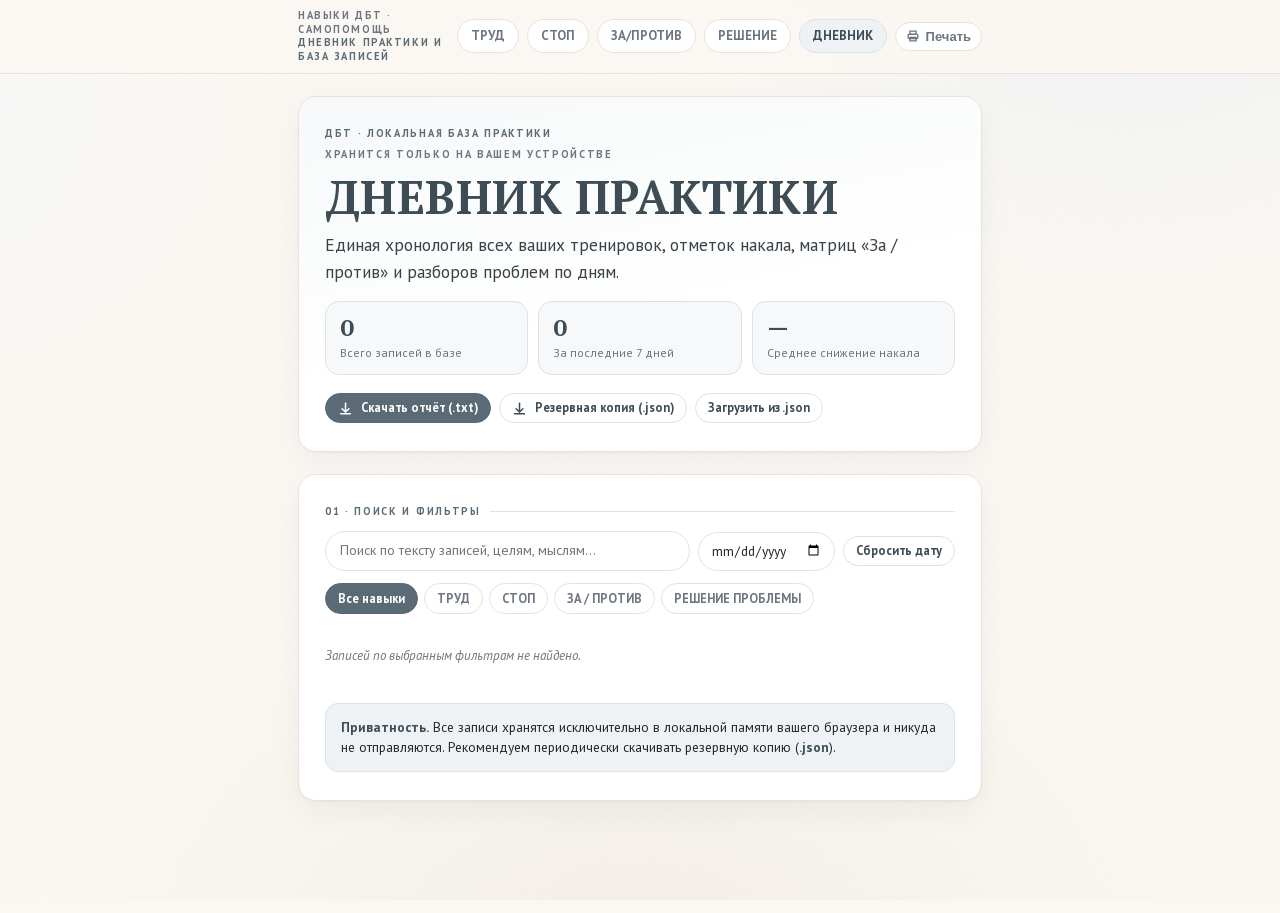
<file: diary.html>
<!doctype html>
<html lang="ru">
<head>
<link rel="icon" type="image/png" href="favicon.png">
<link rel="apple-touch-icon" sizes="512x512" href="icon.png">
<link rel="manifest" href="manifest.json">
<meta name="theme-color" content="#F7F5F0" media="(prefers-color-scheme: light)">
<meta name="theme-color" content="#16191D" media="(prefers-color-scheme: dark)">
<meta name="color-scheme" content="light dark">
<meta charset="utf-8">
<meta name="viewport" content="width=device-width,initial-scale=1">
<title>Дневник практики — Навыки ДБТ</title>
<style>@font-face{font-family:'PT Sans';font-style:normal;font-weight:400;font-display:swap;src:url([data-uri]) format('woff2');}
@font-face{font-family:'PT Sans';font-style:normal;font-weight:700;font-display:swap;src:url([data-uri]) format('woff2');}
@font-face{font-family:'PT Sans';font-style:italic;font-weight:400;font-display:swap;src:url([data-uri]) format('woff2');}
@font-face{font-family:'PT Serif';font-style:normal;font-weight:400;font-display:swap;src:url([data-uri]) format('woff2');}
@font-face{font-family:'PT Serif';font-style:normal;font-weight:700;font-display:swap;src:url([data-uri]) format('woff2');}
/* ============================================================
   Буклеты серии «Навыки ДБТ при ПРЛ» — единый дизайн
   Светлая палитра · PT Serif (дисплей) + PT Sans (текст/UI)
   ============================================================ */
:root{
  --paper:#FBF8F3; --card:#FFFFFF; --surface:#FFFFFF; --nav-bg:rgba(251,248,243,.9);
  --bg-glow:#F3EFE7; --ink:#23282D; --ink-2:#3A4249; --muted:#6C7580;
  --line:#E8E2D8; --line-dot:#C9C2B6; --neutral:#F7F4EF; --neutral-edge:#D9D2C6; --neutral-lbl:#8A8375;
  --ok:#4E7C59; --ok-bg:#EDF3EE; --no:#A9543B; --no-bg:#F8EDE8;
  --a-main:#5A6B75; --a-deep:#3E4C55; --a-mid:#DCE2E5; --a-soft:#EEF2F4; --a-tint:#F6F8F9;
  --on-main:#FFFFFF;
  --r:18px; --shadow:0 1px 2px rgba(35,40,45,.04), 0 10px 30px rgba(35,40,45,.05);
  --ease:cubic-bezier(.22,.61,.36,1);
}
@media (prefers-color-scheme: dark){
  :root{
    --paper:#15181C; --card:#1D2127; --surface:#252A32; --nav-bg:rgba(21,24,28,.88);
    --bg-glow:#1B2026; --ink:#E6E9ED; --ink-2:#C5CCD4; --muted:#8E97A3;
    --line:#2C323B; --line-dot:#3D4552; --neutral:#232830; --neutral-edge:#3A424E; --neutral-lbl:#96A0AD;
    --ok:#6BA87A; --ok-bg:#1D2E22; --no:#D6795E; --no-bg:#33201B;
    --a-main:#8FA1AC; --a-deep:#CBD5DC; --a-mid:#343D44; --a-soft:#262D33; --a-tint:#1E2429;
    --on-main:#11161A;
    --shadow:0 1px 2px rgba(0,0,0,.25), 0 10px 30px rgba(0,0,0,.3);
  }
}


*{box-sizing:border-box}
html{-webkit-text-size-adjust:100%;scroll-behavior:smooth}
body{margin:0;background:var(--paper);color:var(--ink);
  font-family:'PT Sans','Segoe UI',system-ui,sans-serif;font-size:16.5px;line-height:1.55;
  -webkit-font-smoothing:antialiased;overflow-x:hidden}

/* ---------- фоновая среда ---------- */
body::before{content:"";position:fixed;inset:0;z-index:-2;pointer-events:none;
  background:
    radial-gradient(60vw 48vw at 88% -8%, var(--a-soft), transparent 62%),
    radial-gradient(52vw 40vw at -10% 12%, var(--a-tint), transparent 60%),
    radial-gradient(70vw 50vw at 50% 108%, var(--bg-glow), transparent 65%),
    var(--paper)}
body::after{content:"";position:fixed;inset:0;z-index:-1;pointer-events:none;opacity:.35;
  background-image:url("data:image/svg+xml;utf8,<svg xmlns='http://www.w3.org/2000/svg' width='140' height='140'><filter id='n'><feTurbulence type='fractalNoise' baseFrequency='.85' numOctaves='3'/><feColorMatrix type='saturate' values='0'/></filter><rect width='140' height='140' filter='url(%23n)' opacity='.055'/></svg>")}

.wrap{max-width:720px;margin:0 auto;padding:0 18px 90px}
a{color:var(--a-deep)}
::selection{background:var(--a-soft);color:var(--a-deep)}

/* ---------- шапка ---------- */
.nav{position:sticky;top:0;z-index:40;background:var(--nav-bg);
  backdrop-filter:blur(10px);border-bottom:1px solid var(--line)}
.nav-in{max-width:720px;margin:0 auto;padding:9px 18px;display:flex;align-items:center;gap:8px}
.nav-brand{font-size:10.5px;letter-spacing:.15em;text-transform:uppercase;color:var(--muted);
  font-weight:700;margin-right:auto;line-height:1.3;text-decoration:none}
.nav-brand span{display:block;color:var(--a-main)}
.tab{font-size:13px;font-weight:700;text-decoration:none;padding:6px 13px;border-radius:999px;
  border:1px solid var(--line);color:var(--muted);background:var(--surface);transition:.18s var(--ease);white-space:nowrap}
.tab:hover{border-color:var(--a-mid);color:var(--a-deep);transform:translateY(-1px)}
.tab.on{background:var(--a-soft);border-color:var(--a-mid);color:var(--a-deep)}
.tab.icon{padding:6px 10px;display:inline-flex;align-items:center;gap:6px}
.tab svg{width:14px;height:14px;display:block}
.progress{height:2px;background:transparent}
.progress i{display:block;height:100%;width:0;background:var(--a-main);transition:width .12s linear}

/* ---------- страницы-секции ---------- */
.page{position:relative;background:var(--card);border:1px solid var(--line);border-radius:var(--r);
  padding:28px 26px;margin:22px 0;box-shadow:var(--shadow)}
.reveal{opacity:0;transform:translateY(14px);transition:opacity .6s var(--ease),transform .6s var(--ease)}
.reveal.in{opacity:1;transform:none}
.pnum{font-size:10.5px;font-weight:700;letter-spacing:.16em;text-transform:uppercase;color:var(--a-main);
  display:flex;align-items:center;gap:9px;margin:0 0 12px}
.pnum:after{content:"";height:1px;flex:1;background:var(--line)}
h1{font-family:'PT Serif',Georgia,serif;font-weight:700;font-size:clamp(38px,10.5vw,66px);line-height:.98;
  letter-spacing:.01em;margin:12px 0 0;color:var(--a-deep)}
h2{font-family:'PT Serif',Georgia,serif;font-weight:700;font-size:27px;line-height:1.18;margin:0 0 14px}
h3{font-size:11.5px;font-weight:700;letter-spacing:.11em;text-transform:uppercase;color:var(--a-deep);margin:0 0 8px}
p{margin:0 0 10px}
.lead{font-size:17.5px;color:var(--ink-2)}
.note{font-size:13.5px;color:var(--muted);font-style:italic;margin:8px 0 0}
.eyebrow{font-size:10.5px;font-weight:700;letter-spacing:.16em;text-transform:uppercase;color:var(--a-main)}
.eyebrow.q{color:var(--muted)}

/* ---------- обложка ---------- */
.cover{background:linear-gradient(168deg,var(--a-tint),var(--card) 58%);overflow:hidden}
.cover-top{display:flex;justify-content:space-between;align-items:flex-start;gap:18px}
.seal{position:relative;width:88px;height:88px;flex:none;color:var(--a-main)}
.seal svg{position:relative;z-index:2;width:100%;height:100%;display:block}
.seal:before,.seal:after{content:"";position:absolute;inset:-8px;border-radius:50%;
  border:1px solid var(--a-mid);opacity:.75;animation:pulse 6s var(--ease) infinite}
.seal:after{inset:-20px;opacity:.4;animation-delay:1.6s}
@keyframes pulse{0%,100%{transform:scale(.94);opacity:.25}50%{transform:scale(1.04);opacity:.7}}
.latin{font-size:11.5px;font-weight:700;letter-spacing:.24em;color:var(--muted);margin-top:16px}
.tagline{font-family:'PT Serif',Georgia,serif;font-size:23px;line-height:1.28;margin:14px 0 6px}
.cover-note{font-size:14.5px;color:var(--muted);font-style:italic;margin:0}
.acronym{margin:22px 0 0;border-top:1px solid var(--line)}
.arow{display:grid;grid-template-columns:44px 1fr auto;align-items:center;gap:14px;width:100%;
  padding:11px 6px;border:0;border-bottom:1px solid var(--line);background:transparent;cursor:pointer;
  font:inherit;color:inherit;text-align:left;transition:.2s var(--ease);border-radius:10px}
.arow:hover{background:var(--a-tint);transform:translateX(3px)}
.arow .bl{width:44px;height:44px;border-radius:13px;background:var(--a-soft);border:1px solid var(--a-mid);
  color:var(--a-deep);font-family:'PT Serif',Georgia,serif;font-weight:700;font-size:23px;
  display:flex;align-items:center;justify-content:center;transition:.2s var(--ease)}
.arow:hover .bl{background:var(--a-main);border-color:var(--a-main);color:var(--on-main)}
.arow .nm{font-weight:700;font-size:17px}
.arow .hint{font-size:13px;color:var(--muted);text-align:right}
.cover-cta{display:flex;flex-wrap:wrap;gap:9px;margin:20px 0 0}
.cover-foot{margin-top:18px;font-size:12px;color:var(--muted)}

/* ---------- кнопки ---------- */
.btn{font:inherit;font-size:14px;font-weight:700;padding:9px 16px;border-radius:999px;cursor:pointer;
  border:1px solid var(--a-main, #5A6B75);background:var(--a-main, #5A6B75);color:var(--on-main, #fff);transition:.18s var(--ease);
  display:inline-flex;align-items:center;gap:8px;text-decoration:none;line-height:1.25}
.btn:hover{background:var(--a-deep);border-color:var(--a-deep);transform:translateY(-1px)}
.btn:active{transform:translateY(0)}
.btn.ghost{background:var(--surface);color:var(--a-deep);border-color:var(--a-mid)}
.btn.ghost:hover{background:var(--a-soft);border-color:var(--a-main);color:var(--a-deep)}
.btn.sm{font-size:12.5px;padding:6px 12px}
.btn[disabled]{opacity:.45;cursor:not-allowed;transform:none}
.btn svg{width:15px;height:15px}
:focus-visible{outline:2px solid var(--a-main);outline-offset:2px;border-radius:6px}

/* ---------- списки и блоки ---------- */
.block{margin:0 0 17px}
.block:last-child{margin-bottom:0}
ul.dash{list-style:none;margin:0;padding:0}
ul.dash li{position:relative;padding-left:19px;margin:0 0 7px}
ul.dash li:before{content:"";position:absolute;left:2px;top:.62em;width:9px;height:2px;
  border-radius:2px;background:var(--a-mid)}
ol.how{list-style:none;margin:0;padding:0;counter-reset:s}
ol.how li{counter-increment:s;position:relative;padding-left:32px;margin:0 0 10px}
ol.how li:before{content:counter(s);position:absolute;left:0;top:.05em;width:22px;height:22px;border-radius:50%;
  background:var(--a-soft);border:1px solid var(--a-mid);color:var(--a-deep);
  font-size:12px;font-weight:700;display:flex;align-items:center;justify-content:center;line-height:1}

/* ---------- шаг ---------- */
.step-head{display:flex;gap:16px;align-items:flex-start;margin-bottom:15px}
.step-head .bl{width:60px;height:60px;flex:none;border-radius:17px;background:var(--a-soft);
  border:1px solid var(--a-mid);color:var(--a-deep);font-family:'PT Serif',Georgia,serif;font-weight:700;
  font-size:32px;display:flex;align-items:center;justify-content:center}
.step-name{font-family:'PT Serif',Georgia,serif;font-weight:700;font-size:29px;line-height:1.08;margin:2px 0 4px}
.step-tag{font-size:14px;font-style:italic;color:var(--muted)}
.why{background:var(--a-tint);border:1px solid var(--a-mid);border-radius:13px;padding:13px 15px;
  font-size:14.5px;margin:0 0 17px}
.why b{color:var(--a-deep)}
.chips{display:flex;flex-wrap:wrap;gap:8px;margin:14px 0 0}
.chip{font-size:12.5px;font-weight:700;padding:5px 12px;border-radius:999px;
  background:var(--a-tint);border:1px solid var(--a-mid);color:var(--a-deep)}
.box{border-radius:13px;padding:13px 15px;margin:14px 0 0;font-size:14px}
.box .lbl{display:block;font-size:10.5px;font-weight:700;letter-spacing:.12em;text-transform:uppercase;margin-bottom:5px}
.box.mistake{background:var(--neutral);border-left:3px solid var(--neutral-edge)}
.box.mistake .lbl{color:var(--neutral-lbl)}
.box.warn{background:var(--a-soft);border-left:3px solid var(--a-main)}
.box.warn .lbl{color:var(--a-deep)}
.box.tip{background:var(--surface);border:1px dashed var(--a-mid)}
.box.tip .lbl{color:var(--a-main)}

/* ---------- шкала ---------- */
.scale{display:grid;grid-template-columns:repeat(3,1fr);gap:8px;margin:0 0 8px}
.zone{border-radius:13px;padding:12px 13px;border:1px solid var(--a-mid);transition:.25s var(--ease)}
.zone:nth-child(1){background:var(--surface)}
.zone:nth-child(2){background:var(--a-tint)}
.zone:nth-child(3){background:var(--a-soft)}
.zone.hot{border-color:var(--a-main);box-shadow:0 0 0 2px var(--a-soft)}
.zone .rng{font-family:'PT Serif',Georgia,serif;font-weight:700;font-size:21px;color:var(--a-deep);line-height:1}
.zone .zt{font-size:12.5px;font-weight:700;margin:5px 0 3px}
.zone .zd{font-size:12.5px;color:var(--muted);line-height:1.4}
.chain{display:flex;flex-wrap:wrap;align-items:center;gap:7px;margin:0 0 6px}
.pill{font-size:13px;font-weight:700;padding:6px 12px;border-radius:999px;border:1px solid var(--line);
  background:var(--surface);color:var(--muted)}
.pill.on{background:var(--a-main);border-color:var(--a-main);color:var(--on-main)}
.arrow{color:var(--a-mid);font-weight:700;display:inline-flex}
.arrow svg{width:15px;height:10px}

/* ---------- интерактивная практика ---------- */
.tool{margin:18px 0 0;border:1px solid var(--a-mid);border-radius:15px;background:
  linear-gradient(180deg,var(--a-tint),var(--card) 70%);padding:16px 16px 18px}
.tool-head{display:flex;align-items:center;gap:10px;margin-bottom:12px;flex-wrap:wrap}
.tool-title{font-size:11px;font-weight:700;letter-spacing:.13em;text-transform:uppercase;color:var(--a-deep)}
.tool-sub{font-size:12.5px;color:var(--muted);margin-left:auto}
.tool-body{display:flex;gap:18px;align-items:center;flex-wrap:wrap}
.dial{position:relative;width:132px;height:132px;flex:none;cursor:pointer;border-radius:50%;user-select:none;transition:transform .16s var(--ease)}
.dial:hover{transform:scale(1.03)}
.dial:active{transform:scale(.97)}
.dial svg{width:100%;height:100%;transform:rotate(-90deg)}
.dial .trk{fill:none;stroke:var(--a-mid);stroke-width:7;opacity:.55}
.dial .bar{fill:none;stroke:var(--a-main);stroke-width:7;stroke-linecap:round;
  transition:stroke-dashoffset .25s linear}
.dial .mid{position:absolute;inset:0;display:flex;flex-direction:column;align-items:center;justify-content:center;gap:2px}
.dial .val{font-family:'PT Serif',Georgia,serif;font-weight:700;font-size:34px;color:var(--a-deep);line-height:1;
  font-variant-numeric:tabular-nums}
.dial .unit{font-size:10.5px;letter-spacing:.12em;text-transform:uppercase;color:var(--muted);font-weight:700}
.tool-side{flex:1;min-width:210px}
.phase{font-size:15.5px;font-weight:700;color:var(--a-deep);min-height:1.5em}
.phase.q{color:var(--muted);font-weight:400;font-style:italic}
.tool-hint{font-size:13px;color:var(--muted);margin:4px 0 12px}
.ctrls{display:flex;flex-wrap:wrap;gap:8px;align-items:center}
.stepper{display:inline-flex;align-items:center;gap:0;border:1px solid var(--a-mid);border-radius:999px;
  background:var(--surface);overflow:hidden}
.stepper button{font:inherit;font-weight:700;font-size:15px;width:30px;height:30px;border:0;background:var(--surface);
  color:var(--a-deep);cursor:pointer;transition:.15s var(--ease)}
.stepper button:hover{background:var(--a-soft)}
.stepper .sv{min-width:56px;text-align:center;font-size:13px;font-weight:700;color:var(--ink);
  font-variant-numeric:tabular-nums}
.pick{display:flex;flex-wrap:wrap;gap:6px;margin:0 0 12px}
.pick button{font:inherit;font-size:12.5px;padding:5px 11px;border-radius:999px;cursor:pointer;
  border:1px solid var(--line);background:var(--surface);color:var(--muted);transition:.15s var(--ease)}
.pick button:hover{border-color:var(--a-mid);color:var(--a-deep)}
.pick button[aria-pressed="true"]{background:var(--a-main);border-color:var(--a-main);color:var(--on-main)}
.rate{display:flex;align-items:center;gap:10px;margin:14px 0 0;padding-top:12px;border-top:1px dashed var(--a-mid);
  flex-wrap:wrap}
.rate .rl{font-size:12.5px;font-weight:700;color:var(--a-deep)}
.rate input[type=range]{flex:1;min-width:130px}
.rate .rv{font-family:'PT Serif',Georgia,serif;font-weight:700;font-size:20px;color:var(--a-deep);
  min-width:26px;text-align:center;font-variant-numeric:tabular-nums}
input[type=range]{-webkit-appearance:none;appearance:none;height:22px;background:transparent;cursor:pointer}
input[type=range]::-webkit-slider-runnable-track{height:5px;border-radius:3px;background:var(--a-mid)}
input[type=range]::-moz-range-track{height:5px;border-radius:3px;background:var(--a-mid)}
input[type=range]::-webkit-slider-thumb{-webkit-appearance:none;width:19px;height:19px;border-radius:50%;
  background:var(--surface);border:2px solid var(--a-main);margin-top:-7px;box-shadow:0 1px 4px rgba(35,40,45,.18);transition:.15s}
input[type=range]::-moz-range-thumb{width:17px;height:17px;border-radius:50%;background:var(--surface);
  border:2px solid var(--a-main);box-shadow:0 1px 4px rgba(35,40,45,.18)}
input[type=range]:hover::-webkit-slider-thumb{transform:scale(1.1)}

/* дыхательный ритм */
.breath{position:relative;width:132px;height:132px;flex:none;display:flex;align-items:center;justify-content:center;cursor:pointer;border-radius:50%;user-select:none;transition:transform .16s var(--ease)}
.breath:hover{transform:scale(1.03)}
.breath:active{transform:scale(.97)}
.breath .orb{position:absolute;width:112px;height:112px;border-radius:50%;
  background:radial-gradient(circle at 38% 32%, var(--surface), var(--a-soft) 62%, var(--a-mid));
  border:1px solid var(--a-mid);transform:scale(.62);transition:transform 5s cubic-bezier(.37,0,.63,1)}
.breath .ring{position:absolute;inset:0;border-radius:50%;border:1px dashed var(--a-mid);opacity:.7}
.breath .cnt{position:relative;z-index:2;font-family:'PT Serif',Georgia,serif;font-weight:700;font-size:30px;
  color:var(--a-deep);font-variant-numeric:tabular-nums}
.muscles{display:flex;flex-wrap:wrap;gap:5px;margin:10px 0 0}
.muscles span{font-size:11.5px;padding:3px 9px;border-radius:999px;border:1px solid var(--line);
  background:var(--surface);color:var(--muted)}
.muscles span.done{background:var(--a-soft);border-color:var(--a-mid);color:var(--a-deep)}
.muscles span.now{background:var(--a-main);border-color:var(--a-main);color:var(--on-main)}
.bar-track{height:6px;border-radius:3px;background:var(--a-mid);opacity:.5;overflow:hidden;margin:10px 0 0}
.bar-track i{display:block;height:100%;width:0;background:var(--a-main);border-radius:3px}

/* наблюдение: факт / мысль */
.sorter{margin:6px 0 0}
.sort-row{display:flex;gap:10px;align-items:center;justify-content:space-between;padding:9px 0;
  border-bottom:1px dashed var(--a-mid);flex-wrap:wrap}
.sort-row .txt{font-size:14px;flex:1;min-width:180px}
.sort-row .acts{display:flex;gap:6px}
.sort-row .acts button{font:inherit;font-size:12.5px;font-weight:700;padding:5px 12px;border-radius:999px;
  border:1px solid var(--line);background:var(--surface);color:var(--muted);cursor:pointer;transition:.15s var(--ease)}
.sort-row .acts button:hover{border-color:var(--a-mid);color:var(--a-deep)}
.sort-row.right .txt{color:var(--ok)}
.sort-row.wrong .txt{color:var(--no)}
.sort-fb{font-size:12.5px;width:100%;color:var(--muted);font-style:italic}
.sort-row.right .sort-fb{color:var(--ok)}
.sort-row.wrong .sort-fb{color:var(--no)}
.fields{display:grid;grid-template-columns:1fr 1fr;gap:12px;margin:12px 0 0}
.field label{display:block;font-size:12px;font-weight:700;color:var(--a-deep);margin-bottom:5px}
.field input,.field textarea{width:100%;font:inherit;font-size:14px;padding:8px 10px;border-radius:10px;
  border:1px solid var(--line);background:var(--surface);color:var(--ink);resize:vertical}
.field input:focus,.field textarea:focus{border-color:var(--a-main);outline:none;box-shadow:0 0 0 3px var(--a-soft)}

/* ---------- решение проблемы: мозговой штурм и чек-лист ---------- */
.ps-checks{display:flex;flex-direction:column;gap:8px;margin-top:10px}
.ps-chk{display:flex;align-items:center;gap:9px;font-size:13.5px;color:var(--ink);cursor:pointer}
.ps-chk input{accent-color:var(--a-main);width:16px;height:16px;cursor:pointer}
.ps-warn{margin-top:10px;padding:9px 12px;border-radius:10px;background:var(--a-soft);color:var(--a-deep);font-size:13px;display:none}
.ps-warn.on{display:block}
.idea-list{display:flex;flex-direction:column;gap:7px;margin:12px 0 0}
.idea-item{display:flex;align-items:center;gap:10px;padding:8px 11px;border-radius:11px;border:1px solid var(--line);background:var(--surface);cursor:pointer;transition:.15s var(--ease)}
.idea-item.picked{border-color:var(--a-main);background:var(--a-soft)}
.idea-item input[type=checkbox]{accent-color:var(--a-main);width:16px;height:16px;cursor:pointer}
.idea-item span{flex:1;font-size:14px}
.idea-item .del{background:none;border:0;color:var(--muted);cursor:pointer;font-size:17px;padding:0 4px;line-height:1}
.idea-item .del:hover{color:var(--no)}


/* ---------- карточка и дневник ---------- */
.fill{margin:0 0 15px}
.fill .fl{font-size:12.5px;font-weight:700;color:var(--a-deep);margin-bottom:6px}
.fill textarea{width:100%;font:inherit;font-size:14.5px;line-height:19px;min-height:57px;padding:0 2px;
  border:0;border-radius:0;background:
    repeating-linear-gradient(to bottom,transparent 0 18px,var(--line-dot) 18px 19px);
  background-attachment:local;color:var(--ink);resize:vertical}
.fill textarea:focus{outline:none;background:
    repeating-linear-gradient(to bottom,transparent 0 18px,var(--a-main) 18px 19px)}
.safety{margin:16px 0 0;padding:13px 15px;border-radius:13px;background:var(--a-soft);
  border:1px solid var(--a-mid);font-size:13.5px}
.safety b{color:var(--a-deep)}
.sources{margin:16px 0 0;padding-top:12px;border-top:1px solid var(--line);font-size:11.5px;
  color:var(--muted);line-height:1.45}
.xlink{display:inline-flex;align-items:center;gap:7px;margin-top:12px;font-size:13.5px;font-weight:700;
  text-decoration:none;color:var(--a-deep)}
.xlink:hover{gap:11px}
.log{margin:14px 0 0;border:1px solid var(--line);border-radius:13px;background:var(--surface);padding:13px 15px}
.log-list{list-style:none;margin:8px 0 0;padding:0;font-size:13px;max-height:190px;overflow:auto}
.log-list li{display:flex;gap:10px;padding:6px 0;border-bottom:1px dashed var(--line);flex-wrap:wrap}
.log-list li:last-child{border-bottom:0}
.log-list .t{color:var(--muted);font-variant-numeric:tabular-nums;font-size:12px}
.log-list .d{margin-left:auto;font-weight:700;color:var(--a-deep)}
.log-empty{font-size:13px;color:var(--muted);font-style:italic;margin:8px 0 0}
.saved{font-size:12px;color:var(--ok);opacity:0;transition:.3s;margin-left:8px}
.saved.on{opacity:1}

/* ---------- браузер БД: страница «Дневник» ---------- */
.db-stats{display:grid;grid-template-columns:repeat(3,1fr);gap:10px;margin:16px 0 0}
.db-stat{padding:12px 14px;border-radius:14px;background:var(--a-tint);border:1px solid var(--a-mid)}
.db-stat .num{font-family:'PT Serif',Georgia,serif;font-weight:700;font-size:24px;color:var(--a-deep);line-height:1.1}
.db-stat .lbl{font-size:12px;color:var(--muted);margin-top:3px}
.db-bar{display:flex;flex-wrap:wrap;gap:8px;margin:0 0 12px;align-items:center}
.db-search{flex:1;min-width:190px;font:inherit;font-size:14px;padding:8px 14px;border-radius:999px;
  border:1px solid var(--line);background:var(--surface);color:var(--ink)}
.db-date{font:inherit;font-size:13.5px;padding:7px 12px;border-radius:999px;
  border:1px solid var(--line);background:var(--surface);color:var(--ink)}
.db-search:focus,.db-date:focus{border-color:var(--a-main);outline:none;box-shadow:0 0 0 3px var(--a-soft)}
.db-chips{display:flex;flex-wrap:wrap;gap:6px;margin:0 0 16px}
.db-chip{font:inherit;font-size:12.5px;font-weight:700;padding:5px 12px;border-radius:999px;cursor:pointer;
  border:1px solid var(--line);background:var(--surface);color:var(--muted);transition:.15s var(--ease)}
.db-chip:hover{border-color:var(--a-mid);color:var(--a-deep)}
.db-chip.on{background:var(--a-main);border-color:var(--a-main);color:var(--on-main)}
.db-day{margin:20px 0 0}
.db-day:first-child{margin-top:0}
.db-day-head{font-size:11.5px;font-weight:700;letter-spacing:.12em;text-transform:uppercase;color:var(--a-deep);
  padding-bottom:6px;border-bottom:1px solid var(--line);margin-bottom:10px;display:flex;justify-content:space-between}
.db-item{border:1px solid var(--line);border-radius:14px;background:var(--surface);padding:12px 14px;margin-bottom:9px}
.db-item-top{display:flex;align-items:center;gap:8px;flex-wrap:wrap}
.db-tag{font-size:11px;font-weight:700;letter-spacing:.08em;text-transform:uppercase;padding:3px 9px;border-radius:999px}
.db-tag.trud{background:#E8F2F4;color:#1E5765}
.db-tag.stop{background:#FBEBE1;color:#8A4526}
.db-tag.pros_cons{background:#EBF3ED;color:#36593F}
.db-tag.problem_solving{background:#EBF1F8;color:#2F4666}
@media (prefers-color-scheme: dark){
  .db-tag.trud{background:#1F343A;color:#A7DCE7}
  .db-tag.stop{background:#3A241C;color:#F2C0AA}
  .db-tag.pros_cons{background:#223427;color:#B8DBC0}
  .db-tag.problem_solving{background:#212E40;color:#B8D1F0}
}
.db-time{font-size:12px;color:var(--muted);font-variant-numeric:tabular-nums}
.db-title{font-weight:700;font-size:14.5px;color:var(--ink)}
.db-rate{margin-left:auto;font-weight:700;font-size:13px;color:var(--a-deep);background:var(--a-tint);
  padding:2px 9px;border-radius:999px;border:1px solid var(--a-mid)}
.db-del{background:none;border:0;color:var(--muted);cursor:pointer;font-size:17px;padding:0 4px;line-height:1}
.db-del:hover{color:var(--no)}
.db-details{margin-top:8px;padding-top:8px;border-top:1px dashed var(--line);font-size:13.5px;color:var(--ink-2);
  white-space:pre-line;line-height:1.48}
.db-chk{accent-color:var(--a-main);width:16px;height:16px;cursor:pointer;flex:none}
.db-item.sel{border-color:var(--a-main);background:var(--a-tint)}
.db-copy-one{background:none;border:0;color:var(--muted);cursor:pointer;font-size:12.5px;font-weight:700;padding:2px 6px;border-radius:6px}
.db-copy-one:hover{color:var(--a-deep);background:var(--a-soft)}
.db-sel-bar{display:none;align-items:center;gap:8px;flex-wrap:wrap;padding:10px 14px;margin:0 0 14px;
  border-radius:13px;background:var(--a-soft);border:1px solid var(--a-mid)}
.db-sel-bar.on{display:flex}
.db-sel-cnt{font-size:13px;font-weight:700;color:var(--a-deep);margin-right:auto}
@media (max-width:560px){.db-stats{grid-template-columns:1fr}}

/* ---------- панель «накрывает сейчас» ---------- */
.sos-btn{position:fixed;right:18px;bottom:18px;z-index:45;
  background:var(--a-main, #5A6B75)!important;color:var(--on-main, #fff)!important;
  box-shadow:0 6px 24px rgba(0,0,0,.45), 0 0 0 2px var(--paper)}

.sos{position:fixed;inset:0;z-index:60;display:none;align-items:center;justify-content:center;padding:18px;
  background:rgba(15,18,22,.55);backdrop-filter:blur(3px)}
.sos.on{display:flex}
.sos-card{width:min(520px,100%);max-height:88vh;overflow:auto;background:var(--card);border:1px solid var(--a-mid);
  border-radius:20px;padding:22px;box-shadow:0 24px 60px rgba(35,40,45,.25);animation:pop .28s var(--ease)}
@keyframes pop{from{opacity:0;transform:translateY(12px) scale(.98)}to{opacity:1;transform:none}}
.sos-card h2{font-size:23px;margin-bottom:6px}
.sos-steps{display:grid;gap:9px;margin:16px 0 0}
.sos-step{display:flex;gap:13px;align-items:center;padding:12px 14px;border-radius:14px;border:1px solid var(--line);
  background:var(--surface);cursor:pointer;font:inherit;text-align:left;transition:.18s var(--ease);width:100%}
.sos-step:hover{border-color:var(--a-main);background:var(--a-tint);transform:translateX(3px)}
.sos-step .bl{width:38px;height:38px;flex:none;border-radius:11px;background:var(--a-soft);border:1px solid var(--a-mid);
  color:var(--a-deep);font-family:'PT Serif',Georgia,serif;font-weight:700;font-size:20px;
  display:flex;align-items:center;justify-content:center}
.sos-step .nm{font-weight:700;font-size:15px}
.sos-step .ds{font-size:12.5px;color:var(--muted)}
.sos-close{position:absolute;top:16px;right:16px;z-index:2}
.sos-wrap{position:relative;width:min(520px,100%)}

/* ---------- служебное ---------- */
.toast{position:fixed;left:50%;bottom:24px;transform:translate(-50%,14px);z-index:70;background:#2A3038;
  color:#F4F6F8;font-size:13.5px;padding:10px 16px;border-radius:999px;opacity:0;pointer-events:none;
  transition:.28s var(--ease)}
.toast.on{opacity:1;transform:translate(-50%,0)}
.printonly{display:none}

/* ---------- адаптив ---------- */
@media (max-width:560px){
  body{font-size:16px}
  .wrap{padding:0 13px 96px}
  .page{padding:22px 18px;border-radius:15px}
  h2{font-size:23px}
  .step-name{font-size:24px}
  .scale{grid-template-columns:1fr}
  .fields{grid-template-columns:1fr}
  .arow{grid-template-columns:40px 1fr;row-gap:2px}
  .arow .hint{grid-column:2;text-align:left}
  .nav-in{flex-wrap:wrap;justify-content:flex-start;gap:5px;padding:8px 13px;overflow-x:auto}
  .nav-brand{width:100%;font-size:11px;display:block;padding:4px 2px 6px;margin-bottom:2px;
    border-bottom:1px solid var(--line);text-decoration:none}
  .nav-brand span{font-size:12px;margin-top:2px}
  .tab{font-size:11.5px;padding:5px 9px}
  .nav-in .tab.icon{display:none}
  .dial,.breath{width:112px;height:112px;margin:0 auto}
  .breath .orb{width:96px;height:96px}
  .tool-body{gap:14px}
  .sos-btn{right:12px;bottom:12px}
}
@media (prefers-reduced-motion:reduce){
  html{scroll-behavior:auto}
  *,*:before,*:after{animation-duration:.001ms!important;animation-iteration-count:1!important;
    transition-duration:.001ms!important}
  .reveal{opacity:1;transform:none}
}

/* ---------- печать: A5, 8 страниц ---------- */
@page{size:A5;margin:11mm 12mm}
@media print{
  :root{
    --paper:#FFFFFF!important; --card:#FFFFFF!important; --surface:#FFFFFF!important;
    --ink:#23282D!important; --ink-2:#3A4249!important; --muted:#6C7580!important;
    --line:#E8E2D8!important; --line-dot:#C9C2B6!important; --neutral:#F7F4EF!important;
    --neutral-edge:#D9D2C6!important; --neutral-lbl:#8A8375!important;
    --a-main:#5A6B75!important; --a-deep:#3E4C55!important;
    --a-mid:#DCE2E5!important; --a-soft:#EEF2F4!important; --a-tint:#F6F8F9!important;
  }
  body{background:var(--surface);font-size:9.6pt;line-height:1.42}
  body::before,body::after{display:none}
  .nav,.noprint,.sos,.sos-btn,.toast,.tool,.log{display:none!important}
  .printonly{display:block}
  .wrap{max-width:none;padding:0;margin:0}
  .page{border:0;border-radius:0;box-shadow:none;margin:0;padding:0;background:var(--surface);
    break-after:page;page-break-after:always}
  .page:last-child{break-after:auto;page-break-after:auto}
  .reveal{opacity:1!important;transform:none!important}
  h1{font-size:46pt} h2{font-size:15.5pt;margin-bottom:7pt} h3{font-size:8pt;margin-bottom:4pt}
  .lead{font-size:10.5pt} .tagline{font-size:13pt} .cover-note{font-size:9.5pt}
  .pnum{font-size:7.5pt;margin-bottom:6pt}
  .block{margin-bottom:9pt}
  ul.dash li{margin-bottom:3pt;padding-left:12pt}
  ol.how li{margin-bottom:5pt;padding-left:20pt}
  ol.how li:before{width:14pt;height:14pt;font-size:7.5pt}
  .step-head{margin-bottom:9pt}
  .step-head .bl{width:40pt;height:40pt;font-size:22pt;border-radius:11pt}
  .step-name{font-size:18pt} .step-tag{font-size:9.5pt}
  .why{font-size:9.3pt;padding:8pt 10pt;margin-bottom:9pt}
  .box{font-size:9pt;padding:8pt 10pt;margin-top:9pt}
  .chip{font-size:8.5pt} .note{font-size:8.7pt}
  .arow{padding:7pt 0;cursor:default} .arow .bl{width:30pt;height:30pt;font-size:16pt}
  .arow .nm{font-size:11.5pt} .arow .hint{font-size:9pt}
  .zone{padding:8pt 9pt} .zone .rng{font-size:14pt} .zone .zt,.zone .zd{font-size:8.5pt}
  .fill{margin-bottom:9pt}
  .fill textarea{font-size:9.5pt;min-height:28pt;line-height:14pt;
    background:repeating-linear-gradient(to bottom,transparent 0 13pt,var(--line-dot) 13pt calc(13pt + .6pt))}
  .sources{font-size:7.6pt} .safety{font-size:8.8pt}
  .seal{width:44pt;height:44pt} .seal:before,.seal:after{display:none}
  .cover{background:var(--surface)}
  .pfoot{margin-top:10pt;padding-top:5pt;border-top:1px solid var(--line);font-size:6.8pt;color:var(--muted);
    display:flex;justify-content:space-between}
  a{text-decoration:none;color:var(--ink)}
  .xlink{color:var(--a-deep)}
}

</style>
</head>
<body>
<nav class="nav noprint"><div class="nav-in">
  <a class="nav-brand" href="index.html">Навыки ДБТ · Самопомощь<span>Дневник практики и база записей</span></a>
  <a class="tab" href="trud.html">ТРУД</a>
  <a class="tab" href="stop.html">СТОП</a>
  <a class="tab" href="pros_cons.html">ЗА/ПРОТИВ</a>
  <a class="tab" href="problem_solving.html">РЕШЕНИЕ</a>
  <a class="tab on" href="diary.html">ДНЕВНИК</a>
  <button class="tab icon" type="button" id="print-btn"><svg viewBox="0 0 16 16" fill="none" stroke="currentColor" stroke-width="1.5" aria-hidden="true"><path d="M4.5 6V2.5h7V6"/><rect x="2.5" y="6" width="11" height="5" rx="1.4"/><path d="M4.5 9.5h7v4h-7z"/></svg>Печать</button>
</div></nav>

<div class="wrap" id="diary-app">
  <section class="page cover">
    <div class="cover-top">
      <div>
        <div class="eyebrow">ДБТ · Локальная база практики</div>
        <div class="eyebrow q" style="margin-top:5px">Хранится только на вашем устройстве</div>
      </div>
    </div>
    <h1 style="font-size:clamp(32px,6vw,46px)">ДНЕВНИК ПРАКТИКИ</h1>
    <p class="lead" style="margin-top:12px">Единая хронология всех ваших тренировок, отметок накала, матриц «За / против» и разборов проблем по дням.</p>

    <div class="db-stats">
      <div class="db-stat"><div class="num" id="db-stat-total">0</div><div class="lbl">Всего записей в базе</div></div>
      <div class="db-stat"><div class="num" id="db-stat-week">0</div><div class="lbl">За последние 7 дней</div></div>
      <div class="db-stat"><div class="num" id="db-stat-drop">—</div><div class="lbl">Среднее снижение накала</div></div>
    </div>

    <div class="ctrls noprint" style="margin-top:18px">
      <button class="btn sm" type="button" id="db-exp-txt"><svg viewBox="0 0 16 16" fill="none" stroke="currentColor" stroke-width="1.6" stroke-linecap="round" aria-hidden="true"><path d="M8 2.5v9"/><path d="M4.4 8.2 8 11.8l3.6-3.6"/><path d="M2.8 13.5h10.4"/></svg><span>Скачать отчёт (.txt)</span></button>
      <button class="btn ghost sm" type="button" id="db-exp-json"><svg viewBox="0 0 16 16" fill="none" stroke="currentColor" stroke-width="1.6" stroke-linecap="round" aria-hidden="true"><path d="M8 2.5v9"/><path d="M4.4 8.2 8 11.8l3.6-3.6"/><path d="M2.8 13.5h10.4"/></svg><span>Резервная копия (.json)</span></button>
      <button class="btn ghost sm" type="button" id="db-imp-json"><span>Загрузить из .json</span></button>
      <input type="file" id="db-imp-file" accept=".json,application/json" style="display:none">
    </div>
  </section>

  <section class="page">
    <p class="pnum">01 · Поиск и фильтры</p>
    <div class="db-bar noprint">
      <input type="search" class="db-search" id="db-q" placeholder="Поиск по тексту записей, целям, мыслям..." aria-label="Поиск по тексту">
      <input type="date" class="db-date" id="db-date" aria-label="Фильтр по дате">
      <button class="btn ghost sm" type="button" id="db-date-clear"><span>Сбросить дату</span></button>
    </div>
    <div class="db-chips noprint">
      <button type="button" class="db-chip on" data-skill="all">Все навыки</button>
      <button type="button" class="db-chip" data-skill="trud">ТРУД</button>
      <button type="button" class="db-chip" data-skill="stop">СТОП</button>
      <button type="button" class="db-chip" data-skill="pros_cons">ЗА / ПРОТИВ</button>
      <button type="button" class="db-chip" data-skill="problem_solving">РЕШЕНИЕ ПРОБЛЕМЫ</button>
    </div>

        <div class="db-sel-bar noprint" id="db-sel-bar">
      <span class="db-sel-cnt" id="db-sel-cnt">Выбрано: 0</span>
      <button class="btn sm" type="button" id="db-sel-copy"><span>Скопировать выбранные</span></button>
      <button class="btn ghost sm" type="button" id="db-sel-txt"><svg viewBox="0 0 16 16" fill="none" stroke="currentColor" stroke-width="1.6" stroke-linecap="round" aria-hidden="true"><path d="M8 2.5v9"/><path d="M4.4 8.2 8 11.8l3.6-3.6"/><path d="M2.8 13.5h10.4"/></svg><span>Скачать (.txt)</span></button>
      <button class="btn ghost sm" type="button" id="db-sel-all"><span>Выбрать все</span></button>
      <button class="btn ghost sm" type="button" id="db-sel-none"><span>Снять</span></button>
    </div>

    <div id="db-list"></div>


    <div class="safety" style="margin-top:20px">
      <b>Приватность.</b> Все записи хранятся исключительно в локальной памяти вашего браузера и никуда не отправляются. Рекомендуем периодически скачивать резервную копию (<b>.json</b>).
    </div>
  </section>
</div>

<script>window.DBT_CONFIG={skill:"diary",acronym:"Дневник",latin:"DIARY"};</script>
<script>
/* ============================================================
   Интерактивная практика к буклетам ДБТ (ТРУД / СТОП)
   Vanilla JS, без зависимостей. Всё локально, ничего не уходит наружу.
   ============================================================ */
(function () {
  "use strict";
  var CFG = window.DBT_CONFIG || { skill: "trud" };
  var $ = function (s, r) { return (r || document).querySelector(s); };
  var $$ = function (s, r) { return Array.prototype.slice.call((r || document).querySelectorAll(s)); };
  var clamp = function (v, a, b) { return Math.max(a, Math.min(b, v)); };
  var pad = function (n) { return (n < 10 ? "0" : "") + n; };
  var mmss = function (s) { s = Math.max(0, Math.ceil(s)); return Math.floor(s / 60) + ":" + pad(s % 60); };
  var reduced = window.matchMedia && window.matchMedia("(prefers-reduced-motion: reduce)").matches;

  /* ---------- безопасное хранилище (может быть недоступно в песочнице) ---------- */
  var store = {
    get: function (k, d) { try { var v = localStorage.getItem(k); return v == null ? d : JSON.parse(v); } catch (e) { return d; } },
    set: function (k, v) { try { localStorage.setItem(k, JSON.stringify(v)); return true; } catch (e) { return false; } },
    del: function (k) { try { localStorage.removeItem(k); } catch (e) {} }
  };

  /* ---------- тост ---------- */
  var toastEl, toastTimer;
  function toast(msg) {
    if (!toastEl) { toastEl = document.createElement("div"); toastEl.className = "toast"; toastEl.setAttribute("role", "status"); document.body.appendChild(toastEl); }
    toastEl.textContent = msg; toastEl.classList.add("on");
    clearTimeout(toastTimer); toastTimer = setTimeout(function () { toastEl.classList.remove("on"); }, 2600);
  }

  /* ---------- звуковой движок (Web Audio API, без внешних файлов) ---------- */
  var SND = (function () {
    var ctx = null;
    var enabled = store.get("dbt-sound", true);
    function getCtx() {
      if (!enabled) return null;
      var AC = window.AudioContext || window.webkitAudioContext;
      if (!AC) return null;
      if (!ctx) ctx = new AC();
      if (ctx.state === "suspended") ctx.resume().catch(function () {});
      return ctx;
    }
    function tone(freq, dur, vol, delay) {
      var c = getCtx(); if (!c) return;
      var t0 = c.currentTime + (delay || 0);
      var osc = c.createOscillator();
      var gain = c.createGain();
      osc.type = "sine";
      osc.frequency.setValueAtTime(freq, t0);
      gain.gain.setValueAtTime(0.0001, t0);
      gain.gain.exponentialRampToValueAtTime(vol || 0.14, t0 + 0.04);
      gain.gain.exponentialRampToValueAtTime(0.0001, t0 + dur);
      osc.connect(gain);
      gain.connect(c.destination);
      osc.start(t0);
      osc.stop(t0 + dur + 0.02);
    }
    return {
      isOn: function () { return enabled; },
      toggle: function () {
        enabled = !enabled;
        store.set("dbt-sound", enabled);
        if (enabled) tone(528, 0.35, 0.1);
        return enabled;
      },
      unlock: function () { getCtx(); },
      start: function () { tone(440, 0.3, 0.1); },
      tick: function () { tone(392, 0.18, 0.07); },
      inhale: function () { tone(396, 0.55, 0.11); },
      exhale: function () { tone(528, 0.75, 0.11); },
      done: function () { tone(528, 0.7, 0.15, 0); tone(660, 0.95, 0.14, 0.22); }
    };
  })();

  function soundToggleBtn() {
    var b = document.createElement("button");
    b.type = "button";
    b.className = "btn ghost sm";
    b.style.marginLeft = "auto";
    function paint() {
      b.innerHTML = "<span>" + (SND.isOn() ? "Звук: вкл" : "Звук: выкл") + "</span>";
      b.style.opacity = SND.isOn() ? "1" : "0.65";
    }
    b.addEventListener("click", function () { SND.toggle(); paint(); });
    paint();
    return b;
  }

  /* ---------- иконки ---------- */
  var ICO = {
    play: '<svg viewBox="0 0 16 16" fill="currentColor" aria-hidden="true"><path d="M4 2.6v10.8c0 .5.6.8 1 .5l8.2-5.4c.4-.3.4-.8 0-1L5 2.1c-.4-.3-1 0-1 .5z"/></svg>',
    pause: '<svg viewBox="0 0 16 16" fill="currentColor" aria-hidden="true"><rect x="3.5" y="2.5" width="3.4" height="11" rx="1.2"/><rect x="9.1" y="2.5" width="3.4" height="11" rx="1.2"/></svg>',
    reset: '<svg viewBox="0 0 16 16" fill="none" stroke="currentColor" stroke-width="1.7" stroke-linecap="round" aria-hidden="true"><path d="M13 8a5 5 0 1 1-1.6-3.7"/><path d="M13.2 2.2v3.1h-3.1"/></svg>',
    arrow: '<svg viewBox="0 0 16 10" fill="none" stroke="currentColor" stroke-width="1.6" stroke-linecap="round" stroke-linejoin="round" aria-hidden="true"><path d="M1 5h13"/><path d="M10.6 1.6 14 5l-3.4 3.4"/></svg>',
    copy: '<svg viewBox="0 0 16 16" fill="none" stroke="currentColor" stroke-width="1.5" aria-hidden="true"><rect x="5.5" y="5.5" width="8" height="9" rx="1.6"/><path d="M10.5 3.5v-.4a1.6 1.6 0 0 0-1.6-1.6H4.1A1.6 1.6 0 0 0 2.5 3.1v6.3c0 .9.7 1.6 1.6 1.6h.4"/></svg>',
    print: '<svg viewBox="0 0 16 16" fill="none" stroke="currentColor" stroke-width="1.5" aria-hidden="true"><path d="M4.5 6V2.5h7V6"/><rect x="2.5" y="6" width="11" height="5" rx="1.4"/><path d="M4.5 9.5h7v4h-7z"/></svg>',
    down: '<svg viewBox="0 0 16 16" fill="none" stroke="currentColor" stroke-width="1.6" stroke-linecap="round" aria-hidden="true"><path d="M8 2.5v9"/><path d="M4.4 8.2 8 11.8l3.6-3.6"/><path d="M2.8 13.5h10.4"/></svg>'
  };
  function btn(label, cls, icon) {
    var b = document.createElement("button");
    b.type = "button"; b.className = "btn " + (cls || "");
    b.innerHTML = (icon ? ICO[icon] : "") + "<span>" + label + "</span>";
    return b;
  }

  /* ---------- единая БД дневника (dbt-journal-v1) ---------- */
  var DBKEY = "dbt-journal-v1";
  var SKILL_NAMES = { trud: "ТРУД", stop: "СТОП", pros_cons: "ЗА/ПРОТИВ", problem_solving: "РЕШЕНИЕ" };
  if (navigator.storage && navigator.storage.persist) { navigator.storage.persist().catch(function () {}); }

  function loadDB() {
    var db = store.get(DBKEY, null);
    if (!db) {
      db = [];
      ["trud", "stop", "pros_cons", "problem_solving"].forEach(function (sk) {
        var old = store.get("dbt-log-" + sk, []);
        old.forEach(function (item, idx) {
          db.push({
            id: item.ts + "-" + sk + "-" + idx,
            ts: item.ts,
            skill: sk,
            skillName: SKILL_NAMES[sk] || sk,
            label: item.label || "",
            v: typeof item.v === "number" ? item.v : null,
            prev: typeof item.prev === "number" ? item.prev : null,
            extra: item.extra || "",
            details: item.details || ""
          });
        });
      });
      db.sort(function (a, b) { return a.ts - b.ts; });
      if (db.length) store.set(DBKEY, db);
    }
    return db;
  }
  function saveDB(db) {
    if (db.length > 2000) db = db.slice(-2000);
    store.set(DBKEY, db);
  }
  function lastRating(db) {
    for (var i = db.length - 1; i >= 0; i--) {
      if (db[i].skill === CFG.skill && typeof db[i].v === "number") return db[i].v;
    }
    return null;
  }
  function trackEvent(code, title) {
    if (window.goatcounter && typeof window.goatcounter.count === "function") {
      window.goatcounter.count({ path: code, title: title, event: true });
    }
  }
  function addLog(label, v, extra, details) {
    var db = loadDB();
    var prev = lastRating(db);
    if (typeof v === "number" && typeof prev === "number" && v < prev) {
      trackEvent("event-relief-" + CFG.skill, "Снижение накала (" + (SKILL_NAMES[CFG.skill] || CFG.skill) + ")");
    }
    if (details) {
      trackEvent("event-saved-" + CFG.skill, "Сохранена практика (" + (SKILL_NAMES[CFG.skill] || CFG.skill) + ")");
    }
    db.push({
      id: Date.now() + "-" + Math.random().toString(36).slice(2, 6),
      ts: Date.now(),
      skill: CFG.skill,
      skillName: SKILL_NAMES[CFG.skill] || CFG.acronym || CFG.skill,
      label: label,
      v: typeof v === "number" ? v : null,
      prev: prev,
      extra: extra || "",
      details: details || ""
    });
    saveDB(db);
    renderLog();
  }
  function renderLog() {
    var box = $("#log-list"); if (!box) return;
    box.innerHTML = "";
    var list = loadDB().filter(function (e) { return e.skill === CFG.skill; });
    if (!list.length) { box.innerHTML = '<p class="log-empty">Пока пусто. Отметьте накал или нажмите «Сохранить в дневник» — все записи появятся здесь и на вкладке «Дневник».</p>'; return; }
    list.slice(-30).reverse().forEach(function (e) {
      var li = document.createElement("li");
      var d = new Date(e.ts);
      var delta = "";
      if (typeof e.v === "number") delta = (typeof e.prev === "number" ? e.prev + " → " : "") + e.v;
      li.innerHTML = '<span class="t">' + pad(d.getHours()) + ":" + pad(d.getMinutes()) + "</span>" +
        "<span>" + e.label + (e.extra ? " · " + e.extra : "") + "</span>" +
        (delta ? '<span class="d">' + delta + "</span>" : "");
      box.appendChild(li);
    });
  }
  function logText() {
    var list = loadDB().filter(function (e) { return e.skill === CFG.skill; });
    if (!list.length) return "";
    var lines = ["Дневник практики · навык " + CFG.acronym + " (" + CFG.latin + ")"];
    list.forEach(function (e) {
      var d = new Date(e.ts);
      lines.push(pad(d.getDate()) + "." + pad(d.getMonth() + 1) + " " + pad(d.getHours()) + ":" + pad(d.getMinutes()) +
        " — " + e.label + (e.extra ? " (" + e.extra + ")" : "") +
        (typeof e.v === "number" ? ", накал " + (typeof e.prev === "number" ? e.prev + "→" : "") + e.v : "") +
        (e.details ? "\n" + e.details : ""));
    });
    return lines.join("\n");
  }

  function copyText(txt) {
    if (!txt) { toast("Пока нечего копировать"); return; }
    var done = function () { toast("Скопировано — можно отправить терапевту"); };
    if (navigator.clipboard && navigator.clipboard.writeText) {
      navigator.clipboard.writeText(txt).then(done, function () { fallbackCopy(txt, done); });
    } else fallbackCopy(txt, done);
  }
  function fallbackCopy(txt, done) {
    var ta = document.createElement("textarea");
    ta.value = txt; ta.style.position = "fixed"; ta.style.opacity = "0";
    document.body.appendChild(ta); ta.select();
    var ok = false; try { ok = document.execCommand("copy"); } catch (e) {}
    document.body.removeChild(ta);
    if (ok) done(); else { window.prompt("Скопируйте текст вручную:", txt); }
  }

  /* ---------- строка оценки накала ---------- */
  function rateRow(label, onsave) {
    var wrap = document.createElement("div"); wrap.className = "rate";
    var l = document.createElement("span"); l.className = "rl"; l.textContent = "Накал сейчас";
    var r = document.createElement("input"); r.type = "range"; r.min = 0; r.max = 10; r.step = 1;
    r.value = 5; r.setAttribute("aria-label", "Накал эмоции от 0 до 10");
    var v = document.createElement("span"); v.className = "rv"; v.textContent = "5";
    r.addEventListener("input", function () { v.textContent = r.value; });
    var b = btn("Записать", "ghost sm");
    b.addEventListener("click", function () { onsave(parseInt(r.value, 10), label); toast("Записано в дневник практики"); });
    wrap.appendChild(l); wrap.appendChild(r); wrap.appendChild(v); wrap.appendChild(b);
    return wrap;
  }

  /* ---------- циферблат ---------- */
  function makeDial(unit) {
    var d = document.createElement("div"); d.className = "dial";
    var R = 54, C = 2 * Math.PI * R;
    d.innerHTML = '<svg viewBox="0 0 132 132" aria-hidden="true">' +
      '<circle class="trk" cx="66" cy="66" r="' + R + '"/>' +
      '<circle class="bar" cx="66" cy="66" r="' + R + '" stroke-dasharray="' + C.toFixed(1) + '" stroke-dashoffset="0"/></svg>' +
      '<div class="mid"><span class="val" role="timer" aria-live="off">0</span><span class="unit">' + unit + "</span></div>";
    var bar = $(".bar", d), val = $(".val", d);
    return {
      el: d,
      set: function (text, frac) { val.textContent = text; bar.style.strokeDashoffset = (C * (1 - clamp(frac, 0, 1))).toFixed(1); }
    };
  }

  /* ---------- степпер ---------- */
  function stepper(value, min, max, step, fmt, onchange) {
    var w = document.createElement("div"); w.className = "stepper";
    var minus = document.createElement("button"); minus.type = "button"; minus.textContent = "−"; minus.setAttribute("aria-label", "Уменьшить");
    var plus = document.createElement("button"); plus.type = "button"; plus.textContent = "+"; plus.setAttribute("aria-label", "Увеличить");
    var sv = document.createElement("span"); sv.className = "sv";
    function paint() { sv.textContent = fmt(value); minus.disabled = value <= min; plus.disabled = value >= max; }
    function set(nv) { value = clamp(nv, min, max); paint(); onchange(value); }
    minus.addEventListener("click", function () { set(value - step); });
    plus.addEventListener("click", function () { set(value + step); });
    w.appendChild(minus); w.appendChild(sv); w.appendChild(plus); paint();
    return { el: w, get: function () { return value; }, set: set };
  }

  /* ---------- обратный отсчёт ---------- */
  function Countdown(opts) {
    var self = this;
    this.total = opts.seconds; this.remain = opts.seconds; this.running = false; this.raf = null;
    this.onTick = opts.onTick; this.onDone = opts.onDone; this.onState = opts.onState || function () {};
    this._loop = function () {
      if (!self.running) return;
      var now = Date.now();
      self.remain = Math.max(0, (self.endAt - now) / 1000);
      self.onTick(self.remain, self.total);
      if (self.remain <= 0) { self.running = false; self.onState("done"); self.onDone(); return; }
      self.raf = requestAnimationFrame(self._loop);
    };
  }
  Countdown.prototype.start = function () {
    if (this.running) return;
    if (this.remain <= 0) this.remain = this.total;
    this.endAt = Date.now() + this.remain * 1000; this.running = true; this.onState("run");
    this.raf = requestAnimationFrame(this._loop);
  };
  Countdown.prototype.pause = function () {
    if (!this.running) return;
    this.running = false; cancelAnimationFrame(this.raf);
    this.remain = Math.max(0, (this.endAt - Date.now()) / 1000); this.onState("pause");
  };
  Countdown.prototype.reset = function (sec) {
    this.running = false; cancelAnimationFrame(this.raf);
    if (sec != null) this.total = sec;
    this.remain = this.total; this.onTick(this.remain, this.total); this.onState("idle");
  };

  /* ---------- каркас инструмента-таймера ---------- */
  function timerTool(host, cfg) {
    host.innerHTML =
      '<div class="tool-head"><span class="tool-title">' + cfg.title + '</span><span class="tool-sub">' + cfg.sub + "</span></div>" +
      '<div class="tool-body"></div>';
    $(".tool-head", host).appendChild(soundToggleBtn());
    var body = $(".tool-body", host);
    var dial = makeDial(cfg.unit || "сек");
    var side = document.createElement("div"); side.className = "tool-side";
    var phase = document.createElement("div"); phase.className = "phase q"; phase.setAttribute("aria-live", "polite");
    var hint = document.createElement("div"); hint.className = "tool-hint"; hint.textContent = cfg.hint;
    var ctrls = document.createElement("div"); ctrls.className = "ctrls";
    side.appendChild(phase); side.appendChild(hint);
    if (cfg.pick) side.appendChild(cfg.pick.el);
    side.appendChild(ctrls);
    body.appendChild(dial.el); body.appendChild(side);

    var st = stepper(cfg.seconds, cfg.min, cfg.max, cfg.step, cfg.fmt, function (v) { cd.reset(v); paintIdle(); });
    var start = btn("Старт", "", "play"), reset = btn("Сброс", "ghost", "reset");
    ctrls.appendChild(st.el); ctrls.appendChild(start); ctrls.appendChild(reset);
    if (cfg.extraCtrls) cfg.extraCtrls(ctrls);

    function paintIdle() { phase.className = "phase q"; phase.textContent = cfg.idle; dial.set(cfg.fmt(cd.total), 1); }
    var lastTick = 0;
    var cd = new Countdown({
      seconds: cfg.seconds,
      onTick: function (r, t) {
        dial.set(cfg.fmt(r), r / t);
        var ceilR = Math.ceil(r);
        if (cfg.countdownBeep && ceilR <= 3 && ceilR >= 1 && ceilR !== lastTick) {
          lastTick = ceilR;
          SND.tick();
        }
        if (cfg.onTick) cfg.onTick(r, t, phase);
      },
      onDone: function () {
        lastTick = 0;
        SND.done();
		trackEvent("event-timer-" + CFG.skill, "Завершён таймер: " + cfg.sub);
        phase.className = "phase"; phase.textContent = cfg.done;
        start.innerHTML = ICO.play + "<span>Ещё раз</span>";
        if (cfg.onDoneExtra) cfg.onDoneExtra();
        toast(cfg.toast || "Готово. Оцените накал 0–10.");
      },
      onState: function (s) {
        if (s === "run") { lastTick = 0; SND.start(); phase.className = "phase"; phase.textContent = cfg.run; start.innerHTML = ICO.pause + "<span>Пауза</span>"; }
        if (s === "pause") { start.innerHTML = ICO.play + "<span>Продолжить</span>"; }
        if (s === "idle") { start.innerHTML = ICO.play + "<span>Старт</span>"; }
      }
    });
    function toggleRun() { cd.running ? cd.pause() : cd.start(); }
    start.addEventListener("click", toggleRun);
    dial.el.setAttribute("role", "button");
    dial.el.setAttribute("tabindex", "0");
    dial.el.setAttribute("aria-label", "Запустить или поставить таймер на паузу");
    dial.el.addEventListener("click", toggleRun);
    dial.el.addEventListener("keydown", function (e) {
      if (e.key === " " || e.key === "Enter") { e.preventDefault(); toggleRun(); }
    });
    reset.addEventListener("click", function () { cd.reset(st.get()); paintIdle(); if (cfg.onReset) cfg.onReset(); });
    paintIdle();
    host.appendChild(rateRow(cfg.logLabel, function (v) { addLog(cfg.logLabel, v, cfg.pick ? cfg.pick.value() : ""); }));
    return { cd: cd, start: function () { cd.start(); }, dial: dial, phase: phase };
  }

  /* ---------- Т: таймер холода ---------- */
  function toolCold(host) {
    timerTool(host, {
      title: "Практика · холод на лицо", sub: "шаг Т", unit: "сек", countdownBeep: true,
      seconds: 30, min: 10, max: 30, step: 5, fmt: function (v) { return Math.ceil(v); },
      idle: "Приготовьте воду, задержите дыхание — и старт.",
      run: "Держите лицо в воде. Дыхание задержано.",
      done: "Готово. Поднимите голову, вдохните, оцените накал.",
      hint: "Вода выше 10 °C. Нет миски — холодный пакет на глаза и скулы. Есть ограничения по здоровью — сначала врач.",
      logLabel: "ТРУД · Т (холод)", toast: "30 секунд прошли. Вдохните и оцените накал."
    });
  }

  /* ---------- У: разрядка ---------- */
  function toolMove(host) {
    var acts = ["Быстрая ходьба", "Бег", "Прыжки", "Лестница", "Приседания", "Работа с весом", "Мяч"];
    var chosen = acts[0];
    var pick = document.createElement("div"); pick.className = "pick";
    acts.forEach(function (a, i) {
      var b = document.createElement("button"); b.type = "button"; b.textContent = a;
      b.setAttribute("aria-pressed", i === 0 ? "true" : "false");
      b.addEventListener("click", function () {
        chosen = a; $$("button", pick).forEach(function (x) { x.setAttribute("aria-pressed", String(x === b)); });
      });
      pick.appendChild(b);
    });
    timerTool(host, {
      title: "Практика · разрядка", sub: "шаг У", unit: "мин:сек",
      seconds: 600, min: 60, max: 1200, step: 60, fmt: mmss,
      idle: "Выберите нагрузку и начните, когда будете готовы.",
      run: "Двигайтесь интенсивно. Цель — истратить энергию.",
      done: "Стоп. Оцените накал; остаток снимите дыханием (Д).",
      hint: "Интенсивно и недолго. Не до истощения и не через боль — нагрузка не наказание телу.",
      pick: { el: pick, value: function () { return chosen; } },
      logLabel: "ТРУД · У (нагрузка)", toast: "Нагрузка завершена. Оцените накал."
    });
  }

  /* ---------- Д: дыхательный ритм ---------- */
  function toolBreath(host) {
    host.innerHTML =
      '<div class="tool-head"><span class="tool-title">Практика · дыхательный ритм</span><span class="tool-sub">шаг Д</span></div>' +
      '<div class="tool-body"></div>';
	$(".tool-head", host).appendChild(soundToggleBtn());
    var body = $(".tool-body", host);
    var breath = document.createElement("div"); breath.className = "breath";
    breath.innerHTML = '<span class="ring"></span><span class="orb"></span><span class="cnt">5</span>';
    var orb = $(".orb", breath), cnt = $(".cnt", breath);
    var side = document.createElement("div"); side.className = "tool-side";
    var phase = document.createElement("div"); phase.className = "phase q"; phase.setAttribute("aria-live", "polite");
    phase.textContent = "Вдох носом в живот, выдох длиннее вдоха.";
    var hint = document.createElement("div"); hint.className = "tool-hint";
    hint.textContent = "Ориентир: 5–6 дыханий в минуту. Подберите свой счёт: выдох всегда длиннее вдоха.";
    var ctrls = document.createElement("div"); ctrls.className = "ctrls";
    var meta = document.createElement("div"); meta.className = "tool-hint"; meta.style.margin = "10px 0 0";
    side.appendChild(phase); side.appendChild(hint); side.appendChild(ctrls); side.appendChild(meta);
    body.appendChild(breath); body.appendChild(side);

    var inhale = 5, exhale = 7, limit = 120;
    var running = false, phaseName = "in", phaseLeft = inhale, cycles = 0, elapsed = 0, last = 0, raf = null;

    var sIn = stepper(inhale, 3, 8, 1, function (v) { return "вдох " + v; }, function (v) {
      inhale = v; if (exhale <= inhale) { exhale = inhale + 2; sEx.set(exhale); toast("Выдох должен быть длиннее вдоха"); }
      if (!running) { phaseLeft = inhale; paintIdle(); }
    });
    var sEx = stepper(exhale, 4, 10, 1, function (v) { return "выдох " + v; }, function (v) {
      exhale = v; if (exhale <= inhale) { inhale = Math.max(3, exhale - 2); sIn.set(inhale); toast("Вдох укорочен: выдох длиннее"); }
      if (!running) paintIdle();
    });
    var sMin = stepper(limit, 60, 300, 60, function (v) { return Math.round(v / 60) + " мин"; }, function (v) { limit = v; if (!running) paintMeta(); });
    var start = btn("Старт", "", "play"), reset = btn("Сброс", "ghost", "reset");
    ctrls.appendChild(sIn.el); ctrls.appendChild(sEx.el); ctrls.appendChild(sMin.el); ctrls.appendChild(start); ctrls.appendChild(reset);

    function setOrb(scale, sec) {
      orb.style.transitionDuration = (reduced ? 0.001 : sec) + "s";
      orb.style.transform = "scale(" + scale + ")";
    }
    function paintIdle() { cnt.textContent = inhale; setOrb(0.62, .4); phase.className = "phase q"; phase.textContent = "Вдох носом в живот, выдох длиннее вдоха."; paintMeta(); }
    function paintMeta() { meta.textContent = "Циклов: " + cycles + " · осталось " + mmss(Math.max(0, limit - elapsed)); }
    function enter(name) {
      phaseName = name;
      if (name === "in") { phaseLeft = inhale; phase.className = "phase"; phase.textContent = "Вдох… живот поднимается"; setOrb(1, inhale); SND.inhale(); }
      else { phaseLeft = exhale; phase.className = "phase"; phase.textContent = "Выдох… отпустите плечи"; setOrb(0.62, exhale); SND.exhale(); }
    }
    function loop(ts) {
      if (!running) return;
      if (!last) last = ts;
      var dt = Math.min(.25, (ts - last) / 1000); last = ts;
      phaseLeft -= dt; elapsed += dt;
      if (phaseLeft <= 0) { if (phaseName === "ex") { cycles++; } enter(phaseName === "in" ? "ex" : "in"); }
      cnt.textContent = Math.max(1, Math.ceil(phaseLeft));
      paintMeta();
      if (elapsed >= limit) { stop(true); return; }
      raf = requestAnimationFrame(loop);
    }
    function stop(done) {
      running = false; cancelAnimationFrame(raf); last = 0;
      start.innerHTML = ICO.play + "<span>" + (done ? "Ещё раз" : "Продолжить") + "</span>";
      if (done) { phase.className = "phase"; phase.textContent = "Готово. Оцените накал 0–10."; setOrb(.62, .6); toast("Дыхание завершено. Оцените накал."); SND.done(); trackEvent("event-timer-breath", "Завершено дыхание (шаг Д)");
}
    }
    function toggleBreath() {
      if (running) { stop(false); return; }
      if (elapsed >= limit) { elapsed = 0; cycles = 0; }
      running = true; last = 0; start.innerHTML = ICO.pause + "<span>Пауза</span>";
      enter(phaseLeft > 0 && phaseName ? phaseName : "in"); raf = requestAnimationFrame(loop);
    }
    start.addEventListener("click", toggleBreath);
    breath.setAttribute("role", "button");
    breath.setAttribute("tabindex", "0");
    breath.setAttribute("aria-label", "Запустить или поставить дыхательный ритм на паузу");
    breath.addEventListener("click", toggleBreath);
    breath.addEventListener("keydown", function (e) {
      if (e.key === " " || e.key === "Enter") { e.preventDefault(); toggleBreath(); }
    });
    reset.addEventListener("click", function () {
      running = false; cancelAnimationFrame(raf); last = 0; elapsed = 0; cycles = 0; phaseName = "in"; phaseLeft = inhale;
      start.innerHTML = ICO.play + "<span>Старт</span>"; paintIdle();
    });
    paintIdle();
    host.appendChild(rateRow("ТРУД · Д (дыхание)", function (v) { addLog("ТРУД · Д (дыхание)", v, cycles + " циклов"); }));
  }

  /* ---------- Р: парная мышечная релаксация ---------- */
  var GROUPS = ["Кисти", "Руки", "Плечи", "Лоб", "Глаза", "Нос и щёки", "Губы и челюсть", "Язык и рот",
    "Шея", "Грудь", "Спина", "Живот", "Ягодицы", "Бёдра", "Икры", "Стопы"];
  function toolRelax(host) {
    host.innerHTML =
      '<div class="tool-head"><span class="tool-title">Практика · напряжение и отпускание</span><span class="tool-sub">шаг Р</span></div>' +
      '<div class="tool-body"></div>';
	$(".tool-head", host).appendChild(soundToggleBtn());
    var body = $(".tool-body", host);
    var dial = makeDial("сек");
    var side = document.createElement("div"); side.className = "tool-side";
    var phase = document.createElement("div"); phase.className = "phase q"; phase.setAttribute("aria-live", "polite");
    phase.textContent = "Устройтесь удобно, ослабьте тесную одежду.";
    var hint = document.createElement("div"); hint.className = "tool-hint";
    hint.textContent = "На вдохе напрягите мышцы (не до судороги), на выдохе мысленно скажите «Расслабься» и отпустите.";
    var ctrls = document.createElement("div"); ctrls.className = "ctrls";
    var chips = document.createElement("div"); chips.className = "muscles";
    var track = document.createElement("div"); track.className = "bar-track"; track.innerHTML = "<i></i>";
    side.appendChild(phase); side.appendChild(hint); side.appendChild(ctrls); side.appendChild(track); side.appendChild(chips);
    body.appendChild(dial.el); body.appendChild(side);

    var tense = 5, release = 12, idx = 0, mode = "tense", left = tense, running = false, last = 0, raf = null;
    GROUPS.forEach(function (g) { var s = document.createElement("span"); s.textContent = g; chips.appendChild(s); });
    function paintGroups() {
      $$("span", chips).forEach(function (s, i) { s.className = i < idx ? "done" : (i === idx ? "now" : ""); });
    }
    var sT = stepper(tense, 4, 8, 1, function (v) { return "напрячь " + v; }, function (v) { tense = v; if (!running && mode === "tense") { left = v; paint(); } });
    var sR = stepper(release, 8, 20, 1, function (v) { return "отпустить " + v; }, function (v) { release = v; if (!running && mode === "release") { left = v; paint(); } });
    var start = btn("Старт", "", "play"), skip = btn("Дальше", "ghost sm"), reset = btn("Сброс", "ghost", "reset");
    ctrls.appendChild(sT.el); ctrls.appendChild(sR.el); ctrls.appendChild(start); ctrls.appendChild(skip); ctrls.appendChild(reset);

    function paint() {
      var total = mode === "tense" ? tense : release;
      dial.set(Math.max(1, Math.ceil(left)), left / total);
      $("i", track).style.width = (100 * (1 - left / total)).toFixed(1) + "%";
      paintGroups();
    }
    function enter(m) {
      mode = m; left = m === "tense" ? tense : release;
      phase.className = "phase";
      phase.textContent = m === "tense"
        ? "Вдох · напрягите: " + GROUPS[idx].toLowerCase()
        : "Выдох · «Расслабься» · отпустите";
      if (m === "tense") SND.inhale(); else SND.exhale();
      paint();
    }
    function next() {
      if (mode === "tense") { enter("release"); return; }
      idx++;
      if (idx >= GROUPS.length) { finish(); return; }
      enter("tense");
    }
    function finish() {
      running = false; cancelAnimationFrame(raf); last = 0;
      idx = GROUPS.length; paintGroups();
      phase.className = "phase"; phase.textContent = "Всё тело пройдено. Заметьте разницу и оцените накал.";
      dial.set("0", 0); start.innerHTML = ICO.play + "<span>Ещё раз</span>";
      toast("Релаксация завершена. Оцените накал.");
	  SND.done();
	  trackEvent("event-timer-relax", "Завершена релаксация (шаг Р)");
    }
    function loop(ts) {
      if (!running) return;
      if (!last) last = ts;
      var dt = Math.min(.25, (ts - last) / 1000); last = ts;
      left -= dt;
      if (left <= 0) next();
      if (!running) return;
      paint(); raf = requestAnimationFrame(loop);
    }
    function toggleRelax() {
      if (running) { running = false; cancelAnimationFrame(raf); last = 0; start.innerHTML = ICO.play + "<span>Продолжить</span>"; return; }
      if (idx >= GROUPS.length) { idx = 0; }
      running = true; last = 0; start.innerHTML = ICO.pause + "<span>Пауза</span>";
      enter(mode); raf = requestAnimationFrame(loop);
    }
    start.addEventListener("click", toggleRelax);
    dial.el.setAttribute("role", "button");
    dial.el.setAttribute("tabindex", "0");
    dial.el.setAttribute("aria-label", "Запустить или поставить релаксацию на паузу");
    dial.el.addEventListener("click", toggleRelax);
    dial.el.addEventListener("keydown", function (e) {
      if (e.key === " " || e.key === "Enter") { e.preventDefault(); toggleRelax(); }
    });
    skip.addEventListener("click", function () { if (idx < GROUPS.length) next(); });
    reset.addEventListener("click", function () {
      running = false; cancelAnimationFrame(raf); last = 0; idx = 0; mode = "tense"; left = tense;
      start.innerHTML = ICO.play + "<span>Старт</span>";
      phase.className = "phase q"; phase.textContent = "Устройтесь удобно, ослабьте тесную одежду.";
      paint();
    });
    paint();
    host.appendChild(rateRow("ТРУД · Р (релаксация)", function (v) { addLog("ТРУД · Р (релаксация)", v, Math.min(idx, GROUPS.length) + " групп"); }));
  }

  /* ---------- С: замрите ---------- */
  function toolFreeze(host) {
    timerTool(host, {
      title: "Практика · замрите", sub: "шаг С", unit: "сек",
      seconds: 10, min: 3, max: 20, step: 1, fmt: function (v) { return Math.ceil(v); },
      idle: "Нажмите «Старт» — и не двигайтесь.",
      run: "Не двигайте ни одной мышцей. Ничего не отправляйте.",
      done: "Пауза состоялась. Переходите к шагу Т — шаг назад.",
      hint: "Руки от телефона, от двери, от предмета. Ни слова: ни последнего слова, ни оправдания.",
      logLabel: "СТОП · С (стоп)", toast: "Стоп отработано. Шаг Т — отойдите."
    });
  }

  /* ---------- Т: пауза ---------- */
  function toolPause(host) {
    var t = timerTool(host, {
      title: "Практика · пауза", sub: "шаг Т", unit: "мин:сек",
      seconds: 180, min: 60, max: 300, step: 60, fmt: mmss,
      idle: "Отойдите и поставьте таймер паузы.",
      run: "Дышите глубоко. Пауза не для прокрутки обид.",
      done: "Пауза закончилась. Осмотритесь — шаг О.",
      hint: "Уйти нельзя — отойдите мысленно: «это эмоция, а не приказ».",
      logLabel: "СТОП · Т (пауза)", toast: "Пауза завершена. Шаг О — осмотритесь."
    });
    var row = document.createElement("div"); row.className = "ctrls"; row.style.marginTop = "10px";
    var phrase = document.createElement("div"); phrase.className = "tool-hint"; phrase.style.margin = "10px 0 0";
    function paintPhrase() { phrase.textContent = "Фраза для паузы: «Мне нужно " + Math.round(t.cd.total / 60) + " минут, я вернусь к разговору»."; }
    var copy = btn("Скопировать фразу", "ghost sm", "copy");
    copy.addEventListener("click", function () { copyText("Мне нужно " + Math.round(t.cd.total / 60) + " минут, я вернусь к разговору."); });
    row.appendChild(copy); host.insertBefore(row, $(".rate", host)); host.insertBefore(phrase, $(".rate", host));
    paintPhrase();
    $$(".stepper button", host).forEach(function (b) { b.addEventListener("click", paintPhrase); });
  }

  /* ---------- О: осмотрись ---------- */
  var SORT_ITEMS = [
    { t: "«Он не ответил на сообщение 40 минут»", a: "fact", why: "Это наблюдение: время и действие можно проверить." },
    { t: "«Он меня бросает»", a: "thought", why: "Это толкование. Факт — только отсутствие ответа." },
    { t: "«Я повысила голос и перебила»", a: "fact", why: "Наблюдаемое поведение — своё тоже можно описать без оценок." },
    { t: "«Все считают меня неадекватной»", a: "thought", why: "Чтение мыслей: фактов о «всех» нет." },
    { t: "«Он отвернулся и посмотрел в телефон»", a: "fact", why: "Действие, которое видно снаружи." },
    { t: "«Ему всё равно, что со мной»", a: "thought", why: "Вывод о чужих чувствах — это мысль, а не факт." }
  ];
  function toolObserve(host) {
    host.innerHTML =
      '<div class="tool-head"><span class="tool-title">Практика · осмотритесь</span><span class="tool-sub">шаг О</span></div>' +
      '<div class="tool-hint">Сначала — что внутри и снаружи. Затем отделите факты от толкований.</div>' +
      '<div class="fields">' +
      '<div class="field"><label for="ob-in">Внутри: эмоция, тело, мысль, побуждение</label><textarea id="ob-in" rows="3" placeholder="Например: злость, жар в груди, «меня не ценят», хочу написать"></textarea></div>' +
      '<div class="field"><label for="ob-out">Снаружи: что сказано и сделано</label><textarea id="ob-out" rows="3" placeholder="Только наблюдаемое: слова, действия, время"></textarea></div>' +
      "</div>" +
      '<div class="tool-head" style="margin:16px 0 4px"><span class="tool-title">Факт или мысль?</span><span class="tool-sub" id="sort-score">0 из 6</span></div>' +
      '<div class="sorter"></div>';
    var sorter = $(".sorter", host), score = 0, answered = 0;
    SORT_ITEMS.forEach(function (it) {
      var row = document.createElement("div"); row.className = "sort-row";
      row.innerHTML = '<span class="txt">' + it.t + "</span>";
      var acts = document.createElement("div"); acts.className = "acts";
      [["fact", "Факт"], ["thought", "Мысль"]].forEach(function (p) {
        var b = document.createElement("button"); b.type = "button"; b.textContent = p[1];
        b.addEventListener("click", function () {
          if (row.dataset.done) return;
          row.dataset.done = "1"; answered++;
          var ok = p[0] === it.a;
          if (ok) score++;
          row.classList.add(ok ? "right" : "wrong");
          var fb = document.createElement("div"); fb.className = "sort-fb";
          fb.textContent = (ok ? "Верно. " : "Это " + (it.a === "fact" ? "факт. " : "мысль. ")) + it.why;
          row.appendChild(fb);
          $$("button", acts).forEach(function (x) { x.disabled = true; });
          $("#sort-score", host).textContent = score + " из " + SORT_ITEMS.length;
          if (answered === SORT_ITEMS.length) toast("Разбор пройден: " + score + " из " + SORT_ITEMS.length);
        });
        acts.appendChild(b);
      });
      row.appendChild(acts); sorter.appendChild(row);
    });
    var save = btn("Сохранить в дневник", "", "arrow");
    save.style.marginTop = "14px";
    save.addEventListener("click", function () {
      var a = $("#ob-in", host).value.trim(), b = $("#ob-out", host).value.trim();
      if (!a && !b) { toast("Сначала опишите, что внутри и снаружи"); return; }
      var det = (a ? "Внутри: " + a : "") + (a && b ? "\n" : "") + (b ? "Снаружи: " + b : "");
      addLog("СТОП · О (наблюдение)", null, (a || b).slice(0, 50), det);
      $("#ob-in", host).value = "";
      $("#ob-out", host).value = "";
      toast("Сохранено в дневник, поля очищены");
    });
    host.appendChild(save);
  }

  /* ---------- П: мудрый разум ---------- */
  function toolWise(host) {
    var actions = ["Отложить сообщение до утра", "Попросить паузу", "Применить ТРУД", "Составить «за/против»", "Лечь спать", "Позвонить по кризисному плану"];
    var chosen = actions[0];
    host.innerHTML =
      '<div class="tool-head"><span class="tool-title">Практика · мудрый разум</span><span class="tool-sub">шаг П</span></div>' +
      '<div class="tool-hint">Четыре вопроса — и одно наименьшее действие, которое не ухудшит.</div>' +
      '<div class="fields">' +
      '<div class="field"><label for="w-goal">Моя цель в этой ситуации</label><input id="w-goal" type="text" placeholder="Например: сохранить отношения и себя"></div>' +
      '<div class="field"><label for="w-better">Что сделает лучше</label><input id="w-better" type="text" placeholder="Пауза, сон, короткое честное сообщение"></div>' +
      '<div class="field"><label for="w-worse">Что сделает хуже</label><input id="w-worse" type="text" placeholder="Двадцать звонков, обвинения, самоповреждение"></div>' +
      '<div class="field"><label for="w-other">Что может чувствовать другой</label><input id="w-other" type="text" placeholder="Усталость, растерянность, злость"></div>' +
      "</div>" +
      '<div class="tool-head" style="margin:16px 0 6px"><span class="tool-title">Один шаг сейчас</span></div>' +
      '<div class="pick"></div>';
    var pick = $(".pick", host);
    actions.forEach(function (a, i) {
      var b = document.createElement("button"); b.type = "button"; b.textContent = a;
      b.setAttribute("aria-pressed", i === 0 ? "true" : "false");
      b.addEventListener("click", function () {
        chosen = a; $$("button", pick).forEach(function (x) { x.setAttribute("aria-pressed", String(x === b)); });
      });
      pick.appendChild(b);
    });
    var row = document.createElement("div"); row.className = "ctrls"; row.style.marginTop = "12px";
    var save = btn("Сохранить в дневник", "", "arrow");
    save.addEventListener("click", function () {
      var goal = $("#w-goal", host).value.trim();
      var better = $("#w-better", host).value.trim();
      var worse = $("#w-worse", host).value.trim();
      var other = $("#w-other", host).value.trim();
      var det = [
        "Выбранный шаг: " + chosen,
        goal ? "Цель: " + goal : "",
        better ? "Что сделает лучше: " + better : "",
        worse ? "Что сделает хуже: " + worse : "",
        other ? "Что может чувствовать другой: " + other : ""
      ].filter(Boolean).join("\n");
      addLog("СТОП · П (осознанный шаг)", null, chosen, det);
      $("#w-goal", host).value = "";
      $("#w-better", host).value = "";
      $("#w-worse", host).value = "";
      $("#w-other", host).value = "";
      toast("Сохранено в дневник, поля очищены");
    });
    row.appendChild(save); host.appendChild(row);
    host.appendChild(rateRow("СТОП · П (после шага)", function (v) { addLog("СТОП · П (после шага)", v, chosen); }));
  }

  /* ---------- ЗА/ПРОТИВ: интерактивные шаги матрицы ---------- */
  function getPCData() { return store.get("dbt-pc-matrix", { imp: "", p1: "", c1: "", p2: "", c2: "" }); }
  function setPCData(d) { store.set("dbt-pc-matrix", d); }

  function toolPC1(host) {
    var d = getPCData();
    host.innerHTML =
      '<div class="tool-head"><span class="tool-title">Практика · формулировка импульса</span><span class="tool-sub">шаг 1</span></div>' +
      '<div class="field"><label for="pc-imp">Прямо сейчас мне хочется...</label>' +
      '<input id="pc-imp" type="text" placeholder="Например: написать обвиняющее сообщение / причинить себе боль"></div>' +
      '<div class="tool-hint" style="margin:8px 0 0">Запись сохраняется автоматически для следующих шагов.</div>';
    var inp = $("#pc-imp", host);
    inp.value = d.imp || "";
    inp.addEventListener("input", function () { var cur = getPCData(); cur.imp = inp.value; setPCData(cur); });
  }

  function toolPC2(host) {
    var d = getPCData();
    host.innerHTML =
      '<div class="tool-head"><span class="tool-title">Матрица · сторона срыва</span><span class="tool-sub">квадраты 1 и 2</span></div>' +
      '<div class="fields">' +
      '<div class="field"><label for="pc-p1">ЗА срыв (выгода в ближайшие 5 мин)</label><textarea id="pc-p1" rows="3" placeholder="Сброшу напряжение, получу реакцию сейчас..."></textarea></div>' +
      '<div class="field"><label for="pc-c1">ПРОТИВ срыва (цена завтра и через неделю)</label><textarea id="pc-c1" rows="3" placeholder="Стыд, испорченные отношения, откат..."></textarea></div>' +
      '</div>';
    var p1 = $("#pc-p1", host), c1 = $("#pc-c1", host);
    p1.value = d.p1 || ""; c1.value = d.c1 || "";
    p1.addEventListener("input", function () { var cur = getPCData(); cur.p1 = p1.value; setPCData(cur); });
    c1.addEventListener("input", function () { var cur = getPCData(); cur.c1 = c1.value; setPCData(cur); });
  }

  function toolPC3(host) {
    var d = getPCData();
    host.innerHTML =
      '<div class="tool-head"><span class="tool-title">Матрица · сторона сдержанности</span><span class="tool-sub">квадраты 3 и 4</span></div>' +
      '<div class="fields">' +
      '<div class="field"><label for="pc-p2">ЗА удержаться (польза сейчас и в долгую)</label><textarea id="pc-p2" rows="3" placeholder="Сохраню самоуважение, завтра скажу себе спасибо..."></textarea></div>' +
      '<div class="field"><label for="pc-c2">ПРОТИВ удержаться (трудность прямо сейчас)</label><textarea id="pc-c2" rows="3" placeholder="Придётся терпеть тревогу ещё 20–30 минут..."></textarea></div>' +
      '</div>';
    var p2 = $("#pc-p2", host), c2 = $("#pc-c2", host);
    p2.value = d.p2 || ""; c2.value = d.c2 || "";
    p2.addEventListener("input", function () { var cur = getPCData(); cur.p2 = p2.value; setPCData(cur); });
    c2.addEventListener("input", function () { var cur = getPCData(); cur.c2 = c2.value; setPCData(cur); });
  }

  function toolPC4(host) {
    host.innerHTML =
      '<div class="tool-head"><span class="tool-title">Сводка матрицы и решение</span><span class="tool-sub">шаг 4</span></div>' +
      '<div class="tool-hint" id="pc-summary" style="color:var(--ink);margin-bottom:12px"></div>' +
      '<div class="ctrls">' +
      '<button class="btn sm" type="button" id="pc-save-db"><span>Сохранить в дневник</span></button>' +
      '<button class="btn ghost sm" type="button" id="pc-refresh"><span>Обновить сводку</span></button>' +
      '<button class="btn ghost sm" type="button" id="pc-copy"><span>Скопировать</span></button>' +
      '</div>';
    function formatPC(d) {
      return [
        "Импульс: " + (d.imp || "—"),
        "ЗА срыв (сейчас): " + (d.p1 || "—"),
        "ПРОТИВ срыва (потом): " + (d.c1 || "—"),
        "ЗА удержаться (потом): " + (d.p2 || "—"),
        "ПРОТИВ удержаться (сейчас): " + (d.c2 || "—")
      ].join("\n");
    }
    function renderSum() {
      var d = getPCData();
      var imp = d.imp ? "Импульс: «" + d.imp + "». " : "";
      var c1 = d.c1 ? "Цена срыва: " + d.c1 + ". " : "";
      var p2 = d.p2 ? "Ради чего держусь: " + d.p2 + "." : "";
      $("#pc-summary", host).textContent = (imp + c1 + p2) || "Заполните поля в шагах 1–3, чтобы увидеть сводку здесь.";
    }
    renderSum();
    $("#pc-refresh", host).addEventListener("click", renderSum);
    $("#pc-copy", host).addEventListener("click", function () {
      copyText("Матрица «За и против»\n" + formatPC(getPCData()));
    });
    $("#pc-save-db", host).addEventListener("click", function () {
      var d = getPCData();
      if (!d.imp && !d.p1 && !d.c1 && !d.p2 && !d.c2) { toast("Сначала заполните хотя бы одно поле матрицы"); return; }
      var rInp = $(".rate input[type=range]", host);
      var rateVal = rInp ? parseInt(rInp.value, 10) : null;
      addLog("ЗА/ПРОТИВ · матрица", rateVal, d.imp ? d.imp.slice(0, 50) : "", formatPC(d));
      store.del("dbt-pc-matrix");
      ["#pc-imp", "#pc-p1", "#pc-c1", "#pc-p2", "#pc-c2"].forEach(function (sel) {
        var el = $(sel); if (el) el.value = "";
      });
      renderSum();
      toast("Матрица сохранена в дневник, поля очищены");
    });
    host.appendChild(rateRow("ЗА/ПРОТИВ · накал", function (v) {
      var d = getPCData();
      addLog("ЗА/ПРОТИВ · оценка накала", v, d.imp ? d.imp.slice(0, 50) : "");
    }));
  }

  /* ---------- РЕШЕНИЕ ПРОБЛЕМЫ: 7 отдельных шагов (М. Линехан) ---------- */
  function getPSData() {
    return store.get("dbt-ps-data", {
      event: "", facts: "", goal: "", ideas: [], step: "", planB: "", result: ""
    });
  }
  function setPSData(d) { store.set("dbt-ps-data", d); }

  function toolPS1(host) {
    var d = getPSData();
    host.innerHTML =
      '<div class="tool-head"><span class="tool-title">Практика · описание события</span><span class="tool-sub">шаг 1 из 7</span></div>' +
      '<div class="field"><label for="ps-event">Что произошло? (как видеокамера, без оценок и ярлыков)</label>' +
      '<textarea id="ps-event" rows="3" placeholder="Например: Коллега не прислал свою часть отчёта к 15:00, как мы договаривались вчера..."></textarea></div>';
    var ev = $("#ps-event", host);
    ev.value = d.event || "";
    ev.addEventListener("input", function () { var cur = getPSData(); cur.event = ev.value; setPSData(cur); });
  }

  function toolPS2(host) {
    var d = getPSData();
    host.innerHTML =
      '<div class="tool-head"><span class="tool-title">Практика · проверка фактов</span><span class="tool-sub">шаг 2 из 7</span></div>' +
      '<div class="field"><label for="ps-facts">Проверенные факты (отдельно от домыслов и тревожных мыслей)</label>' +
      '<textarea id="ps-facts" rows="3" placeholder="Факт: письма нет. Мысль: «он меня подставляет». Эмоция оправдана фактами..."></textarea></div>' +
      '<div class="tool-hint" style="margin:12px 0 6px">Отметьте все пункты, которые выполняются:</div>' +
      '<div class="ps-checks">' +
      '<label class="ps-chk"><input type="checkbox"> Факты подтвердились (если нет — вернитесь к Шагу 1)</label>' +
      '<label class="ps-chk"><input type="checkbox"> Моя эмоция оправдана реальными фактами</label>' +
      '<label class="ps-chk"><input type="checkbox"> Ситуацию можно изменить моими действиями</label>' +
      '</div>' +
      '<div class="ps-warn on" id="ps-warn">Пока отмечены не все пункты: если факты неверны — перепишите Шаг 1. Если эмоция не оправдана или ситуацию нельзя изменить — этот буклет не подойдёт: обсудите с терапевтом навыки принятия или противоположного действия, а пережить накал здесь помогут СТОП и ТРУД.</div>' +
      '<div class="tool-hint" id="ps-ok" style="display:none;color:var(--a-deep);font-weight:700;margin-top:10px">Все условия выполнены — можно переходить к Шагу 3 и формулировать цель.</div>';
    var fa = $("#ps-facts", host), warn = $("#ps-warn", host), okMsg = $("#ps-ok", host);
    fa.value = d.facts || "";
    fa.addEventListener("input", function () { var cur = getPSData(); cur.facts = fa.value; setPSData(cur); });
    $$(".ps-chk input", host).forEach(function (cb) {
      cb.addEventListener("change", function () {
        var allOk = $$(".ps-chk input", host).every(function (x) { return x.checked; });
        warn.classList.toggle("on", !allOk);
        okMsg.style.display = allOk ? "block" : "none";
      });
    });
  }

  function toolPS3(host) {
    var d = getPSData();
    var presets = ["Договориться о новых правилах", "Спокойно обозначить границы", "Исправить ошибку", "Прояснить ситуацию"];
    host.innerHTML =
      '<div class="tool-head"><span class="tool-title">Практика · простая и реалистичная цель</span><span class="tool-sub">шаг 3 из 7</span></div>' +
      '<div class="pick"></div>' +
      '<div class="field"><label for="ps-goal">Что конкретно должно измениться? (зависит от моих действий)</label>' +
      '<input id="ps-goal" type="text" placeholder="Например: Согласовать с коллегой новый срок сдачи до завтра"></div>';
    var pick = $(".pick", host), inp = $("#ps-goal", host);
    inp.value = d.goal || "";
    presets.forEach(function (p) {
      var b = document.createElement("button"); b.type = "button"; b.textContent = p;
      b.addEventListener("click", function () { inp.value = p + ": "; inp.focus(); var cur = getPSData(); cur.goal = inp.value; setPSData(cur); });
      pick.appendChild(b);
    });
    inp.addEventListener("input", function () { var cur = getPSData(); cur.goal = inp.value; setPSData(cur); });
  }
  function toolPS4(host) {
    host.innerHTML =
      '<div class="tool-head"><span class="tool-title">Мозговой штурм · все идеи без критики</span><span class="tool-sub" id="ps-count">0 идей</span></div>' +
      '<div class="ctrls">' +
      '<input id="ps-idea-in" type="text" placeholder="Запишите любую идею, даже смелую..." style="flex:1;min-width:180px;font:inherit;font-size:14px;padding:7px 12px;border-radius:999px;border:1px solid var(--line);background:var(--surface);color:var(--ink)">' +
      '<button class="btn sm" type="button" id="ps-idea-add"><span>+ Добавить</span></button>' +
      '</div><div class="idea-list" id="ps-ideas"></div>';
    var list = $("#ps-ideas", host), inp = $("#ps-idea-in", host), cnt = $("#ps-count", host);
    function render() {
      var arr = getPSData().ideas || [];
      list.innerHTML = ""; cnt.textContent = arr.length + " идей";
      arr.forEach(function (it, idx) {
        var row = document.createElement("div"); row.className = "idea-item";
        row.innerHTML = '<span>' + (idx + 1) + '. ' + it.text.replace(/</g, "&lt;") + '</span><button type="button" class="del" title="Удалить">×</button>';
        $(".del", row).addEventListener("click", function () { var cur = getPSData(); cur.ideas.splice(idx, 1); setPSData(cur); render(); });
        list.appendChild(row);
      });
    }
    function add() {
      var val = inp.value.trim(); if (!val) return;
      var cur = getPSData(); cur.ideas = cur.ideas || []; cur.ideas.push({ text: val, picked: false });
      setPSData(cur); inp.value = ""; render();
    }
    $("#ps-idea-add", host).addEventListener("click", add);
    inp.addEventListener("keydown", function (e) { if (e.key === "Enter") { e.preventDefault(); add(); } });
    render();
  }

  function toolPS5(host) {
    host.innerHTML =
      '<div class="tool-head"><span class="tool-title">Выбор 1–2 лучших решений</span><span class="tool-sub">шаг 5 из 7</span></div>' +
      '<div class="tool-hint">Отметьте галочкой решения из Шага 4, которые лучше всего ведут к вашей цели.</div>' +
      '<div class="idea-list" id="ps-pick-list"></div>' +
      '<div class="ctrls" style="margin-top:10px"><button class="btn ghost sm" type="button" id="ps-sync"><span>Обновить список из Шага 4</span></button></div>';
    var list = $("#ps-pick-list", host);
    function render() {
      var arr = getPSData().ideas || [];
      list.innerHTML = "";
      if (!arr.length) { list.innerHTML = '<div class="tool-hint">Сначала добавьте идеи на Шаге 4.</div>'; return; }
      arr.forEach(function (it, idx) {
        var lbl = document.createElement("label");
        lbl.className = "idea-item" + (it.picked ? " picked" : "");
        lbl.innerHTML = '<input type="checkbox"' + (it.picked ? " checked" : "") + '><span>' + it.text.replace(/</g, "&lt;") + '</span>';
        $("input", lbl).addEventListener("change", function (e) { var cur = getPSData(); cur.ideas[idx].picked = e.target.checked; setPSData(cur); render(); });
        list.appendChild(lbl);
      });
    }
    $("#ps-sync", host).addEventListener("click", render);
    render();
  }

  function toolPS6(host) {
    var d = getPSData();
    host.innerHTML =
      '<div class="tool-head"><span class="tool-title">План действия</span><span class="tool-sub">шаг 6 из 7</span></div>' +
      '<div class="fields">' +
      '<div class="field"><label for="ps-step">Первый конкретный шаг (ближайшие 24 часа)</label><input id="ps-step" type="text" placeholder="Что, где и когда я сделаю"></div>' +
      '<div class="field"><label for="ps-planb">Запасной вариант (из списка идей)</label><input id="ps-planb" type="text" placeholder="Что сделаю при препятствии"></div>' +
      '</div>';
    var st = $("#ps-step", host), pb = $("#ps-planb", host);
    st.value = d.step || ""; pb.value = d.planB || "";
    st.addEventListener("input", function () { var cur = getPSData(); cur.step = st.value; setPSData(cur); });
    pb.addEventListener("input", function () { var cur = getPSData(); cur.planB = pb.value; setPSData(cur); });
  }

  function toolPS7(host) {
    var d = getPSData();
    host.innerHTML =
      '<div class="tool-head"><span class="tool-title">Оценка результата и сохранение</span><span class="tool-sub">шаг 7 из 7</span></div>' +
      '<div class="field"><label for="ps-result">Что получилось? Достигнута ли цель и снизилась ли эмоция?</label>' +
      '<textarea id="ps-result" rows="2" placeholder="Сработало — закрепляю. Не сработало — возвращаюсь к Шагу 5..."></textarea></div>' +
      '<div class="ctrls" style="margin-top:12px">' +
      '<button class="btn sm" type="button" id="ps-save-db"><span>Сохранить в дневник</span></button>' +
      '<button class="btn ghost sm" type="button" id="ps-copy"><span>Скопировать</span></button>' +
      '<button class="btn ghost sm" type="button" id="ps-back5"><span>Не сработало → к Шагу 5</span></button>' +
      '<button class="btn ghost sm" type="button" id="ps-clear"><span>Очистить</span></button>' +
      '</div>';
    var res = $("#ps-result", host), clr = $("#ps-clear", host);
    res.value = d.result || "";
    res.addEventListener("input", function () { var cur = getPSData(); cur.result = res.value; setPSData(cur); });
    function formatPS(cur) {
      var allIdeas = (cur.ideas || []).map(function (x) { return (x.picked ? "[✓] " : "[ ] ") + x.text; }).join("\n");
      return [
        "1. Ситуация: " + (cur.event || "—"),
        "2. Факты: " + (cur.facts || "—"),
        "3. Цель: " + (cur.goal || "—"),
        "4–5. Идеи и выбор:\n" + (allIdeas || "—"),
        "6. Первый шаг: " + (cur.step || "—") + (cur.planB ? " (План Б: " + cur.planB + ")" : ""),
        "7. Результат: " + (cur.result || "—")
      ].join("\n");
    }
    function resetAllPS() {
      store.del("dbt-ps-data");
      res.value = "";
      ["#ps-event", "#ps-facts", "#ps-goal", "#ps-step", "#ps-planb"].forEach(function (sel) {
        var el = $(sel); if (el) el.value = "";
      });
      var idList = $("#ps-ideas"), idCnt = $("#ps-count"), pList = $("#ps-pick-list");
      if (idList) idList.innerHTML = "";
      if (idCnt) idCnt.textContent = "0 идей";
      if (pList) pList.innerHTML = '<div class="tool-hint">Сначала добавьте идеи на Шаге 4.</div>';
      $$(".ps-chk input").forEach(function (cb) { cb.checked = false; });
      var w = $("#ps-warn"), ok = $("#ps-ok");
      if (w) w.classList.add("on");
      if (ok) ok.style.display = "none";
    }
    $("#ps-back5", host).addEventListener("click", function () {
      var target = document.getElementById("step-5");
      if (target) { target.scrollIntoView({ behavior: reduced ? "auto" : "smooth", block: "start" }); toast("Выберите другое решение на Шаге 5"); }
    });
    $("#ps-copy", host).addEventListener("click", function () {
      copyText("Решение проблемы · 7 шагов ДБТ (М. Линехан)\n" + formatPS(getPSData()));
    });
    $("#ps-save-db", host).addEventListener("click", function () {
      var cur = getPSData();
      if (!cur.event && !cur.facts && !cur.goal && !(cur.ideas && cur.ideas.length) && !cur.step && !cur.result) {
        toast("Сначала заполните хотя бы один шаг разбора"); return;
      }
      var rInp = $(".rate input[type=range]", host);
      var rateVal = rInp ? parseInt(rInp.value, 10) : null;
      addLog("РЕШЕНИЕ · 7 шагов", rateVal, (cur.goal || cur.event || "").slice(0, 50), formatPS(cur));
      resetAllPS();
      toast("Разбор сохранён в дневник, поля очищены");
    });
    var armed = false, pt;
    clr.addEventListener("click", function () {
      if (!armed) { armed = true; clr.querySelector("span").textContent = "Точно очистить?"; pt = setTimeout(function () { armed = false; clr.querySelector("span").textContent = "Очистить"; }, 3500); return; }
      clearTimeout(pt); armed = false; clr.querySelector("span").textContent = "Очистить";
      resetAllPS();
      toast("Разбор очищен");
    });
    host.appendChild(rateRow("РЕШЕНИЕ · накал", function (v) { addLog("РЕШЕНИЕ · оценка накала", v, getPSData().goal.slice(0, 50)); }));
  }

  var TOOLS = {
    cold: toolCold, relax: toolRelax, move: toolMove, breath: toolBreath,
    freeze: toolFreeze, pause: toolPause, observe: toolObserve, wise: toolWise,
    pc1: toolPC1, pc2: toolPC2, pc3: toolPC3, pc4: toolPC4,
    ps1: toolPS1, ps2: toolPS2, ps3: toolPS3, ps4: toolPS4, ps5: toolPS5, ps6: toolPS6, ps7: toolPS7
  };


  /* ---------- шкала накала ---------- */
  function initScale() {
    var box = $("#scale-live"); if (!box) return;
    var r = $("#scale-range", box), out = $("#scale-value", box), rec = $("#scale-rec", box);
    function paint() {
      var v = parseInt(r.value, 10); out.textContent = v;
      var zone = v <= 4 ? 0 : (v <= 7 ? 1 : 2);
      $$(".zone").forEach(function (z, i) { z.classList.toggle("hot", i === zone); });
      var txt = [
        "Мышление доступно: разбирайте ситуацию, решайте проблему, тренируйте навыки.",
        "Сначала пауза: СТОП. Затем ТРУД или «за/против».",
        "Сначала тело: ТРУД. Слова и анализ пока не работают."
      ][zone];
      rec.textContent = txt;
      rec.dataset.zone = zone;
    }
    r.addEventListener("input", paint);
    var save = $("#scale-save", box);
    if (save) save.addEventListener("click", function () { addLog("Отметка накала", parseInt(r.value, 10), "шкала"); toast("Накал отмечен"); });
    paint();
  }

  /* ---------- карточка на кризис ---------- */
  function initCard() {
    var key = "dbt-card-" + CFG.skill;
    var data = store.get(key, {});
    var saved = $("#card-saved");
    var t;
    $$(".fill textarea").forEach(function (ta) {
      var id = ta.dataset.f;
      if (data[id]) ta.value = data[id];
      ta.addEventListener("input", function () {
        data[id] = ta.value;
        var ok = store.set(key, data);
        if (saved) { saved.textContent = ok ? "сохранено" : "не сохраняется в этом режиме"; saved.classList.add("on"); clearTimeout(t); t = setTimeout(function () { saved.classList.remove("on"); }, 1600); }
      });
    });
    var copy = $("#card-copy");
    if (copy) copy.addEventListener("click", function () {
      var lines = ["Моя карточка на кризис · навык " + CFG.acronym];
      $$(".fill").forEach(function (f) {
        lines.push($(".fl", f).textContent + ": " + ($("textarea", f).value.trim() || "—"));
      });
      copyText(lines.join("\n"));
    });
    var clear = $("#card-clear");
    if (clear) {
      var armed = false, ct;
      clear.addEventListener("click", function () {
        var areas = $$(".fill textarea");
        var hasText = areas.some(function (ta) { return ta.value.trim() !== ""; });
        if (!hasText) { toast("Карточка уже пуста"); return; }
        if (!armed) {
          armed = true;
          clear.querySelector("span").textContent = "Точно очистить?";
          ct = setTimeout(function () { armed = false; clear.querySelector("span").textContent = "Очистить"; }, 3500);
          return;
        }
        clearTimeout(ct); armed = false; clear.querySelector("span").textContent = "Очистить";
        data = {}; store.del(key);
        areas.forEach(function (ta) { ta.value = ""; });
        if (saved) saved.classList.remove("on");
        toast("Карточка очищена");
      });
    }
  }
	

  /* ---------- панель «накрывает сейчас» ---------- */
  function initSOS() {
    var openBtn = $("#sos-open"), panel = $("#sos"), closeBtn = $("#sos-close");
    if (!openBtn || !panel) return;
    var lastFocus = null;
    function open() {
      lastFocus = document.activeElement;
      panel.classList.add("on"); document.body.style.overflow = "hidden";
      var f = $(".sos-step", panel); if (f) f.focus();
    }
    function close() {
      panel.classList.remove("on"); document.body.style.overflow = "";
      if (lastFocus) lastFocus.focus();
    }
    openBtn.addEventListener("click", open);
    var coverBtn = $("#cover-sos"); if (coverBtn) coverBtn.addEventListener("click", open);
    closeBtn.addEventListener("click", close);
    panel.addEventListener("click", function (e) { if (e.target === panel) close(); });
    document.addEventListener("keydown", function (e) {
      if (e.key === "Escape" && panel.classList.contains("on")) close();
      if (e.key === "Tab" && panel.classList.contains("on")) {
        var f = $$("button, a[href], input, textarea", panel).filter(function (x) { return !x.disabled; });
        if (!f.length) return;
        var first = f[0], last = f[f.length - 1];
        if (e.shiftKey && document.activeElement === first) { e.preventDefault(); last.focus(); }
        else if (!e.shiftKey && document.activeElement === last) { e.preventDefault(); first.focus(); }
      }
    });
    $$(".sos-step", panel).forEach(function (b) {
      b.addEventListener("click", function () {
        close();
        var target = document.getElementById(b.dataset.target);
        if (target) {
          target.scrollIntoView({ behavior: reduced ? "auto" : "smooth", block: "start" });
          var tool = $(".tool", target);
          if (tool && tool.dataset.autostart === "1") {
            var sb = $$(".btn", tool).filter(function (x) { return /Старт|Продолжить/.test(x.textContent); })[0];
            if (sb) setTimeout(function () { sb.click(); }, reduced ? 0 : 650);
          }
        }
      });
    });
  }

  /* ---------- прокрутка, появление, активная секция ---------- */
  function initScroll() {
    var bar = $("#progress-bar");
    function paint() {
      var h = document.documentElement.scrollHeight - window.innerHeight;
      if (bar) bar.style.width = (h > 0 ? clamp(window.scrollY / h, 0, 1) * 100 : 0) + "%";
    }
    window.addEventListener("scroll", paint, { passive: true });
    window.addEventListener("resize", paint); paint();

    if ("IntersectionObserver" in window && !reduced) {
      var io = new IntersectionObserver(function (es) {
        es.forEach(function (e) { if (e.isIntersecting) { e.target.classList.add("in"); io.unobserve(e.target); } });
      }, { rootMargin: "0px 0px -8% 0px", threshold: .06 });
      $$(".reveal").forEach(function (n) { io.observe(n); });
    } else $$(".reveal").forEach(function (n) { n.classList.add("in"); });

    var links = $$("[data-jump]");
    links.forEach(function (a) {
      a.addEventListener("click", function (e) {
        var t = document.getElementById(a.dataset.jump);
        if (t) { e.preventDefault(); t.scrollIntoView({ behavior: reduced ? "auto" : "smooth", block: "start" }); }
      });
    });
    var pb = $("#print-btn"); if (pb) pb.addEventListener("click", function () { window.print(); });
  }

  /* ---------- страница «Дневник» (браузер БД) ---------- */
  function initDiary() {
    var host = $("#diary-app"); if (!host) return;
    var state = { q: "", date: "", skill: "all", selected: {} };

    function escH(s) { return String(s || "").replace(/&/g, "&amp;").replace(/</g, "&lt;").replace(/>/g, "&gt;"); }
    function ymd(ts) {
      var d = new Date(ts);
      return d.getFullYear() + "-" + pad(d.getMonth() + 1) + "-" + pad(d.getDate());
    }
    function dayTitle(ymdStr) {
      var today = ymd(Date.now());
      var yest = ymd(Date.now() - 86400000);
      var p = ymdStr.split("-");
      var months = ["января", "февраля", "марта", "апреля", "мая", "июня", "июля", "августа", "сентября", "октября", "ноября", "декабря"];
      var label = parseInt(p[2], 10) + " " + months[parseInt(p[1], 10) - 1].trim() + " " + p[0];
      if (ymdStr === today) return "Сегодня · " + label;
      if (ymdStr === yest) return "Вчера · " + label;
      return label;
    }
    function downloadFile(name, content, mime) {
      var blob = new Blob([content], { type: mime });
      var url = URL.createObjectURL(blob);
      var a = document.createElement("a");
      a.href = url; a.download = name;
      document.body.appendChild(a); a.click();
      document.body.removeChild(a);
      setTimeout(function () { URL.revokeObjectURL(url); }, 1000);
    }
    function cleanTitle(e) {
      var lbl = String(e.label || "");
      var sk = String(e.skillName || "");
      if (sk && lbl.toUpperCase().indexOf(sk.toUpperCase()) === 0) return lbl;
      return sk + " · " + lbl;
    }
    function formatItemsText(items, headerTitle) {
      var lines = [headerTitle || ("ДБТ · ДНЕВНИК ПРАКТИКИ (" + ymd(Date.now()) + ")"), "========================================", ""];
      var curDay = "";
      items.slice().sort(function (a, b) { return a.ts - b.ts; }).forEach(function (e) {
        var day = ymd(e.ts);
        if (day !== curDay) { curDay = day; lines.push("=== " + dayTitle(day).toUpperCase() + " ==="); }
        var d = new Date(e.ts);
        var r = typeof e.v === "number" ? " | накал: " + (typeof e.prev === "number" ? e.prev + " -> " : "") + e.v : "";
        lines.push("[" + pad(d.getHours()) + ":" + pad(d.getMinutes()) + "] " + cleanTitle(e) + (e.extra ? " (" + e.extra + ")" : "") + r);
        if (e.details) lines.push(e.details);
        lines.push("");
      });
      return lines.join("\n").trim();
    }
    function formatSingleText(e) {
      var d = new Date(e.ts);
      var r = typeof e.v === "number" ? " | накал: " + (typeof e.prev === "number" ? e.prev + " → " : "") + e.v : "";
      var head = dayTitle(ymd(e.ts)) + ", " + pad(d.getHours()) + ":" + pad(d.getMinutes()) + " · " + cleanTitle(e) + (e.extra ? " (" + e.extra + ")" : "") + r;
      return e.details ? head + "\n" + e.details : head;
    }
    function filtered() {
      var db = loadDB().slice().sort(function (a, b) { return b.ts - a.ts; });
      var q = state.q.trim().toLowerCase();
      return db.filter(function (e) {
        if (state.skill !== "all" && e.skill !== state.skill) return false;
        if (state.date && ymd(e.ts) !== state.date) return false;
        if (q) {
          var hay = (e.skillName + " " + e.label + " " + e.extra + " " + e.details).toLowerCase();
          if (hay.indexOf(q) === -1) return false;
        }
        return true;
      });
    }
    function getSelectedItems() {
      var db = loadDB().slice().sort(function (a, b) { return b.ts - a.ts; });
      return db.filter(function (e) { return !!state.selected[e.id]; });
    }
    function updateSelBar() {
      var bar = $("#db-sel-bar"), cnt = $("#db-sel-cnt");
      if (!bar || !cnt) return;
      var sel = getSelectedItems();
      bar.classList.toggle("on", sel.length > 0);
      cnt.textContent = "Выбрано записей: " + sel.length;
    }
    function renderStats() {
      var db = loadDB();
      var totalEl = $("#db-stat-total"), weekEl = $("#db-stat-week"), dropEl = $("#db-stat-drop");
      if (!totalEl) return;
      totalEl.textContent = db.length;
      var weekAgo = Date.now() - 7 * 86400000;
      weekEl.textContent = db.filter(function (e) { return e.ts >= weekAgo; }).length;
      var deltas = db.filter(function (e) { return typeof e.prev === "number" && typeof e.v === "number"; });
      if (deltas.length) {
        var avg = deltas.reduce(function (s, e) { return s + (e.prev - e.v); }, 0) / deltas.length;
        dropEl.textContent = (avg >= 0 ? "−" : "+") + Math.abs(avg).toFixed(1) + " б.";
      } else { dropEl.textContent = "—"; }
    }
    function render() {
      renderStats();
      updateSelBar();
      var listEl = $("#db-list");
      var items = filtered();
      if (!items.length) {
        listEl.innerHTML = '<p class="log-empty" style="padding:16px 0">Записей по выбранным фильтрам не найдено.</p>';
        return;
      }
      var byId = {};
      items.forEach(function (e) { byId[e.id] = e; });
      var groups = [], map = {};
      items.forEach(function (e) {
        var key = ymd(e.ts);
        if (!map[key]) { map[key] = []; groups.push({ key: key, list: map[key] }); }
        map[key].push(e);
      });
      listEl.innerHTML = groups.map(function (g) {
        var cards = g.list.slice().reverse().map(function (e) {
          var d = new Date(e.ts);
          var tm = pad(d.getHours()) + ":" + pad(d.getMinutes());
          var isSel = !!state.selected[e.id];
          var rate = typeof e.v === "number" ? '<span class="db-rate">накал: ' + (typeof e.prev === "number" ? e.prev + " → " : "") + e.v + '</span>' : "";
          var det = e.details ? '<div class="db-details">' + escH(e.details) + '</div>' : "";
          return '<div class="db-item' + (isSel ? ' sel' : '') + '" data-id="' + escH(e.id) + '">' +
            '<div class="db-item-top">' +
            '<input type="checkbox" class="db-chk" aria-label="Выбрать запись"' + (isSel ? ' checked' : '') + '>' +
            '<span class="db-tag ' + escH(e.skill) + '">' + escH(e.skillName) + '</span>' +
            '<span class="db-time">' + tm + '</span>' +
            '<span class="db-title">' + escH(e.label) + (e.extra ? " · " + escH(e.extra) : "") + '</span>' +
            rate +
            '<button type="button" class="db-copy-one" title="Скопировать запись">Копировать</button>' +
            '<button type="button" class="db-del" title="Удалить запись">×</button>' +
            '</div>' + det + '</div>';
        }).join("");
        return '<div class="db-day"><div class="db-day-head"><span>' + dayTitle(g.key) + '</span><span>' + g.list.length + ' зап.</span></div>' + cards + '</div>';
      }).join("");
      $$(".db-chk", listEl).forEach(function (cb) {
        cb.addEventListener("change", function () {
          var card = cb.closest(".db-item"), id = card && card.dataset.id;
          if (!id) return;
          if (cb.checked) state.selected[id] = true; else delete state.selected[id];
          card.classList.toggle("sel", cb.checked);
          updateSelBar();
        });
      });
      $$(".db-copy-one", listEl).forEach(function (b) {
        b.addEventListener("click", function () {
          var card = b.closest(".db-item"), item = card && byId[card.dataset.id];
          if (item) copyText(formatSingleText(item));
        });
      });
      $$(".db-del", listEl).forEach(function (b) {
        b.addEventListener("click", function () {
          var card = b.closest(".db-item"), id = card && card.dataset.id;
          if (!id) return;
          delete state.selected[id];
          saveDB(loadDB().filter(function (x) { return x.id !== id; }));
          render();
          toast("Запись удалена");
        });
      });
    }

    var qInp = $("#db-q"), dInp = $("#db-date"), clrDate = $("#db-date-clear");
    if (qInp) qInp.addEventListener("input", function () { state.q = qInp.value; render(); });
    if (dInp) dInp.addEventListener("change", function () { state.date = dInp.value; render(); });
    if (clrDate) clrDate.addEventListener("click", function () { state.date = ""; if (dInp) dInp.value = ""; render(); });

    $$(".db-chip", host).forEach(function (ch) {
      ch.addEventListener("click", function () {
        state.skill = ch.dataset.skill || "all";
        $$(".db-chip", host).forEach(function (x) { x.classList.toggle("on", x === ch); });
        render();
      });
    });

    var expTxt = $("#db-exp-txt"), expJson = $("#db-exp-json"), impJson = $("#db-imp-json"), impFile = $("#db-imp-file");
    if (expTxt) expTxt.addEventListener("click", function () {
      var items = filtered();
      if (!items.length) { toast("Нет записей для экспорта"); return; }
      var lines = ["ДБТ · ДНЕВНИК ПРАКТИКИ (" + ymd(Date.now()) + ")", "========================================", ""];
      var curDay = "";
      items.forEach(function (e) {
        var day = ymd(e.ts);
        if (day !== curDay) { curDay = day; lines.push("=== " + dayTitle(day).toUpperCase() + " ==="); }
        var d = new Date(e.ts);
        var r = typeof e.v === "number" ? " | накал: " + (typeof e.prev === "number" ? e.prev + " -> " : "") + e.v : "";
        lines.push("[" + pad(d.getHours()) + ":" + pad(d.getMinutes()) + "] " + e.skillName + " — " + e.label + (e.extra ? " (" + e.extra + ")" : "") + r);
        if (e.details) lines.push(e.details);
        lines.push("");
      });
      downloadFile("dbt-diary-" + ymd(Date.now()) + ".txt", lines.join("\n"), "text/plain;charset=utf-8");
      toast("Текстовый отчёт (.txt) скачан");
    });

    if (expJson) expJson.addEventListener("click", function () {
      var backup = {
        version: 1,
        exportedAt: new Date().toISOString(),
        journal: loadDB(),
        cards: {
          trud: store.get("dbt-card-trud", {}),
          stop: store.get("dbt-card-stop", {}),
          pros_cons: store.get("dbt-card-pros_cons", {}),
          problem_solving: store.get("dbt-card-problem_solving", {})
        }
      };
      downloadFile("dbt-backup-" + ymd(Date.now()) + ".json", JSON.stringify(backup, null, 2), "application/json;charset=utf-8");
      toast("Резервная копия (.json) скачана");
    });

    if (impJson && impFile) {
      impJson.addEventListener("click", function () { impFile.click(); });
      impFile.addEventListener("change", function () {
        var f = impFile.files && impFile.files[0]; if (!f) return;
        var reader = new FileReader();
        reader.onload = function () {
          try {
            var parsed = JSON.parse(reader.result);
            var incoming = Array.isArray(parsed) ? parsed : (parsed.journal || []);
            var cur = loadDB();
            var ids = {}; cur.forEach(function (x) { ids[x.id] = true; });
            var added = 0;
            incoming.forEach(function (item) {
              if (item && item.ts && !ids[item.id]) { cur.push(item); ids[item.id] = true; added++; }
            });
            cur.sort(function (a, b) { return a.ts - b.ts; });
            saveDB(cur);
            if (parsed.cards) {
              Object.keys(parsed.cards).forEach(function (k) {
                if (parsed.cards[k] && Object.keys(parsed.cards[k]).length) store.set("dbt-card-" + k, parsed.cards[k]);
              });
            }
            render();
            toast("Загружено новых записей: " + added);
          } catch (err) {
            toast("Ошибка чтения файла резервной копии");
          }
          impFile.value = "";
        };
        reader.readAsText(f);
      });
    }

    var selCopy = $("#db-sel-copy"), selTxt = $("#db-sel-txt"), selAll = $("#db-sel-all"), selNone = $("#db-sel-none");
    if (selCopy) selCopy.addEventListener("click", function () {
      var sel = getSelectedItems();
      if (!sel.length) return;
      copyText(sel.length === 1 ? formatSingleText(sel[0]) : formatItemsText(sel, "ДБТ · ВЫБРАННЫЕ ЗАПИСИ (" + sel.length + ")"));
    });
    if (selTxt) selTxt.addEventListener("click", function () {
      var sel = getSelectedItems();
      if (!sel.length) return;
      downloadFile("dbt-selected-" + ymd(Date.now()) + ".txt", formatItemsText(sel, "ДБТ · ВЫБРАННЫЕ ЗАПИСИ (" + sel.length + ")"), "text/plain;charset=utf-8");
      toast("Выбранные записи скачаны (.txt)");
    });
    if (selAll) selAll.addEventListener("click", function () {
      filtered().forEach(function (e) { state.selected[e.id] = true; });
      render();
    });
    if (selNone) selNone.addEventListener("click", function () {
      state.selected = {};
      render();
    });

    render();
  }

  /* ---------- запуск ---------- */

  /* ---------- запуск ---------- */
  function init() {
    $$(".tool").forEach(function (host) {
      var kind = host.dataset.tool;
      if (TOOLS[kind]) { try { TOOLS[kind](host); } catch (e) { host.innerHTML = '<div class="tool-hint">Инструмент недоступен в этом режиме. Шаги навыка описаны выше.</div>'; } }
    });
    initScale(); initCard(); initSOS(); initScroll(); renderLog(); initDiary();
    var lc = $("#log-copy"), lx = $("#log-clear");
    if (lc) lc.addEventListener("click", function () { copyText(logText()); });
    if (lx) {
      var armed = false, t;
      lx.addEventListener("click", function () {
        if (!armed) { armed = true; lx.querySelector("span").textContent = "Точно очистить?"; t = setTimeout(function () { armed = false; lx.querySelector("span").textContent = "Очистить"; }, 3500); return; }
        clearTimeout(t); armed = false; lx.querySelector("span").textContent = "Очистить";
        var rest = loadDB().filter(function (e) { return e.skill !== CFG.skill; });
        saveDB(rest); store.del("dbt-log-" + CFG.skill); renderLog(); toast("Записи этого навыка очищены");
      });
    }
    document.addEventListener("visibilitychange", function () {
      if (!document.hidden) window.dispatchEvent(new Event("scroll"));
    });
  }
  if (document.readyState === "loading") document.addEventListener("DOMContentLoaded", init); else init();
})();

</script>
<script>if('serviceWorker' in navigator && /^https?:/.test(location.protocol)){navigator.serviceWorker.register('./sw.js');}</script>
<script data-goatcounter="https://drwg.goatcounter.com/count" async src="https://zgo.at"></script>
</body>
</body>
</html>
</file>
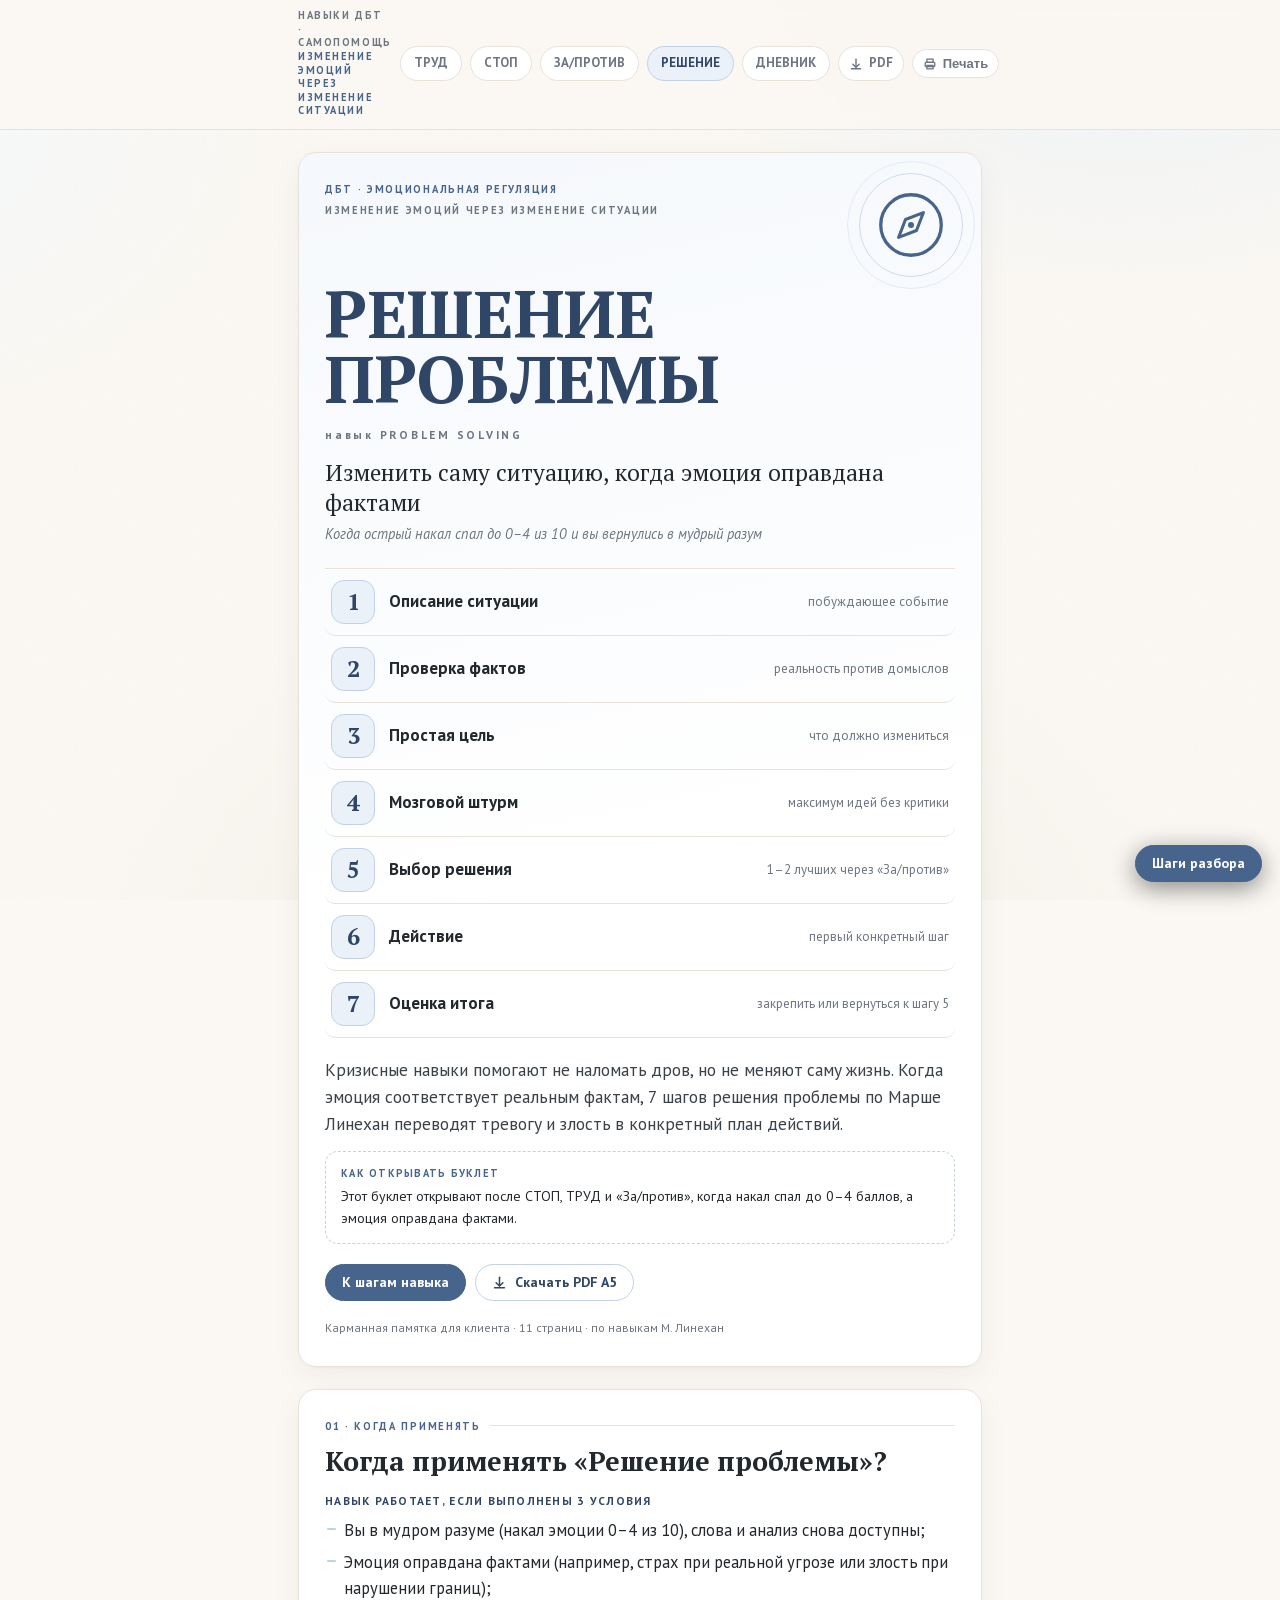
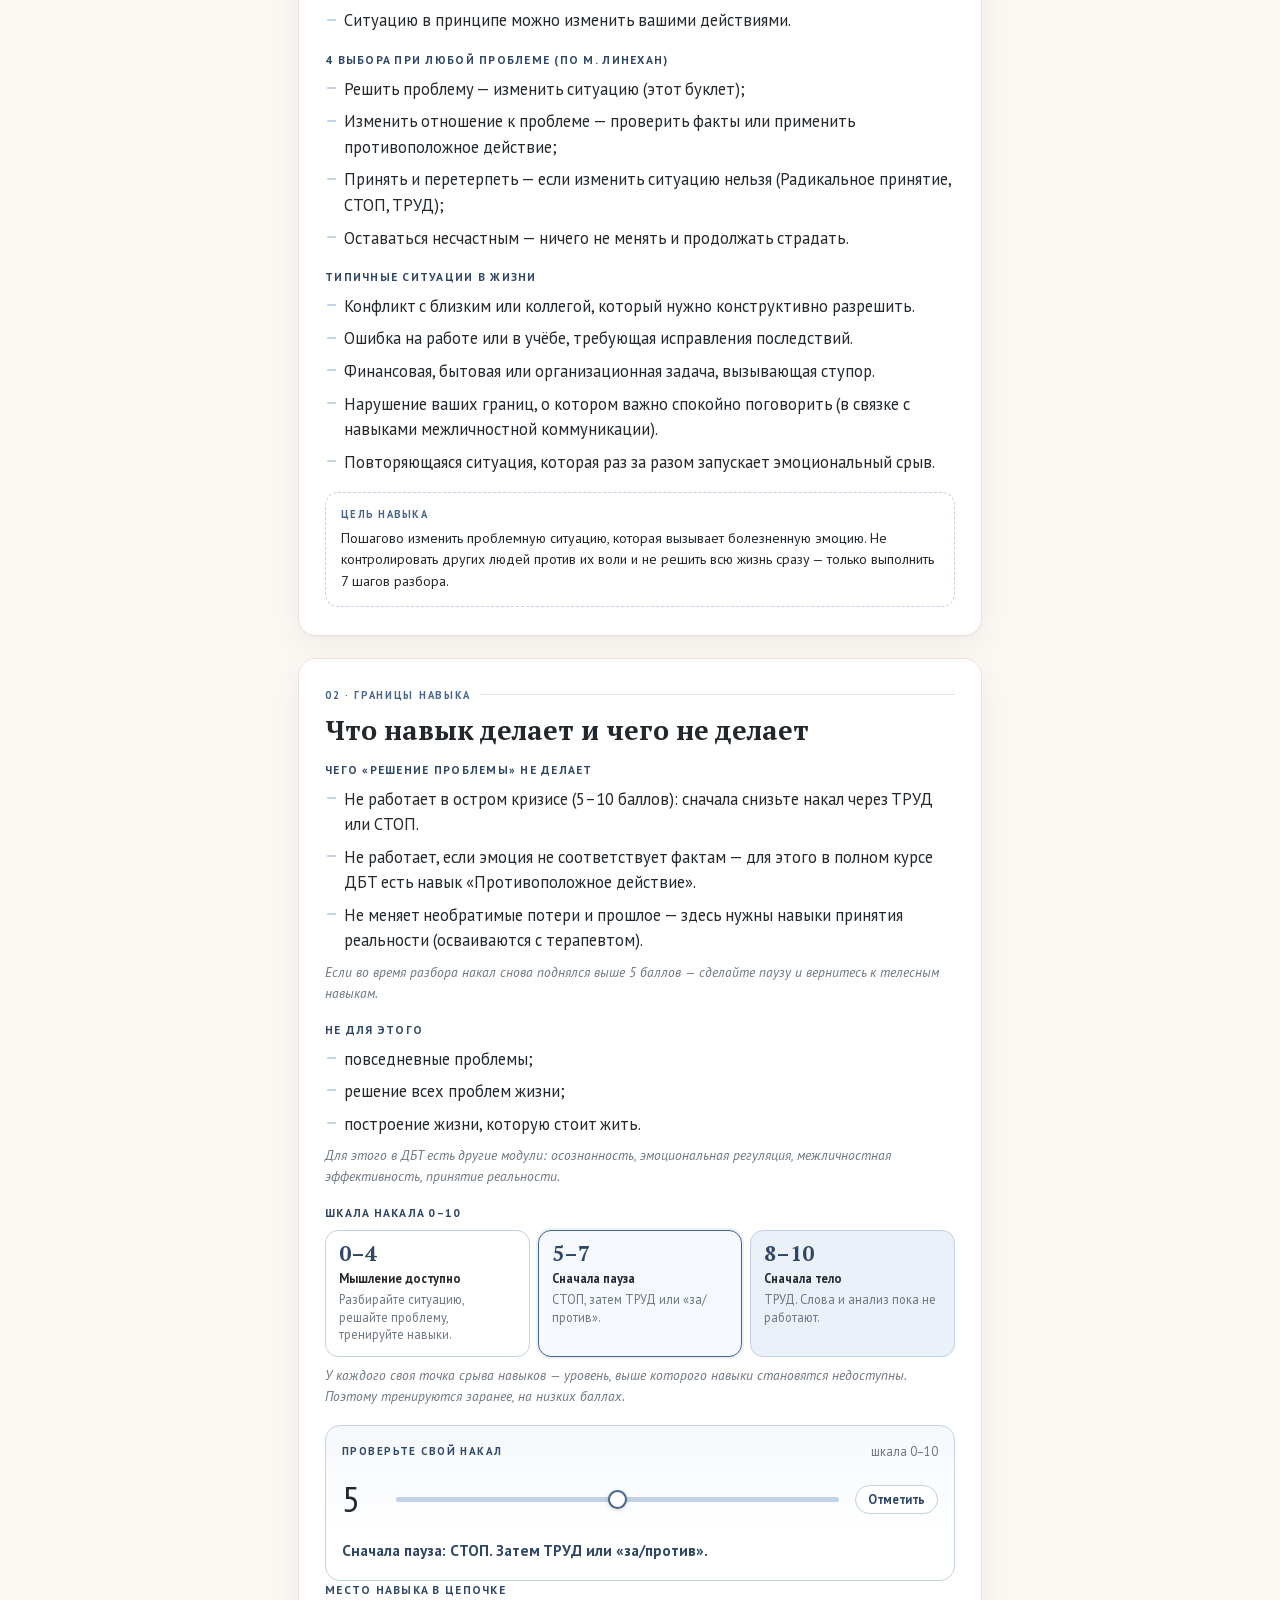
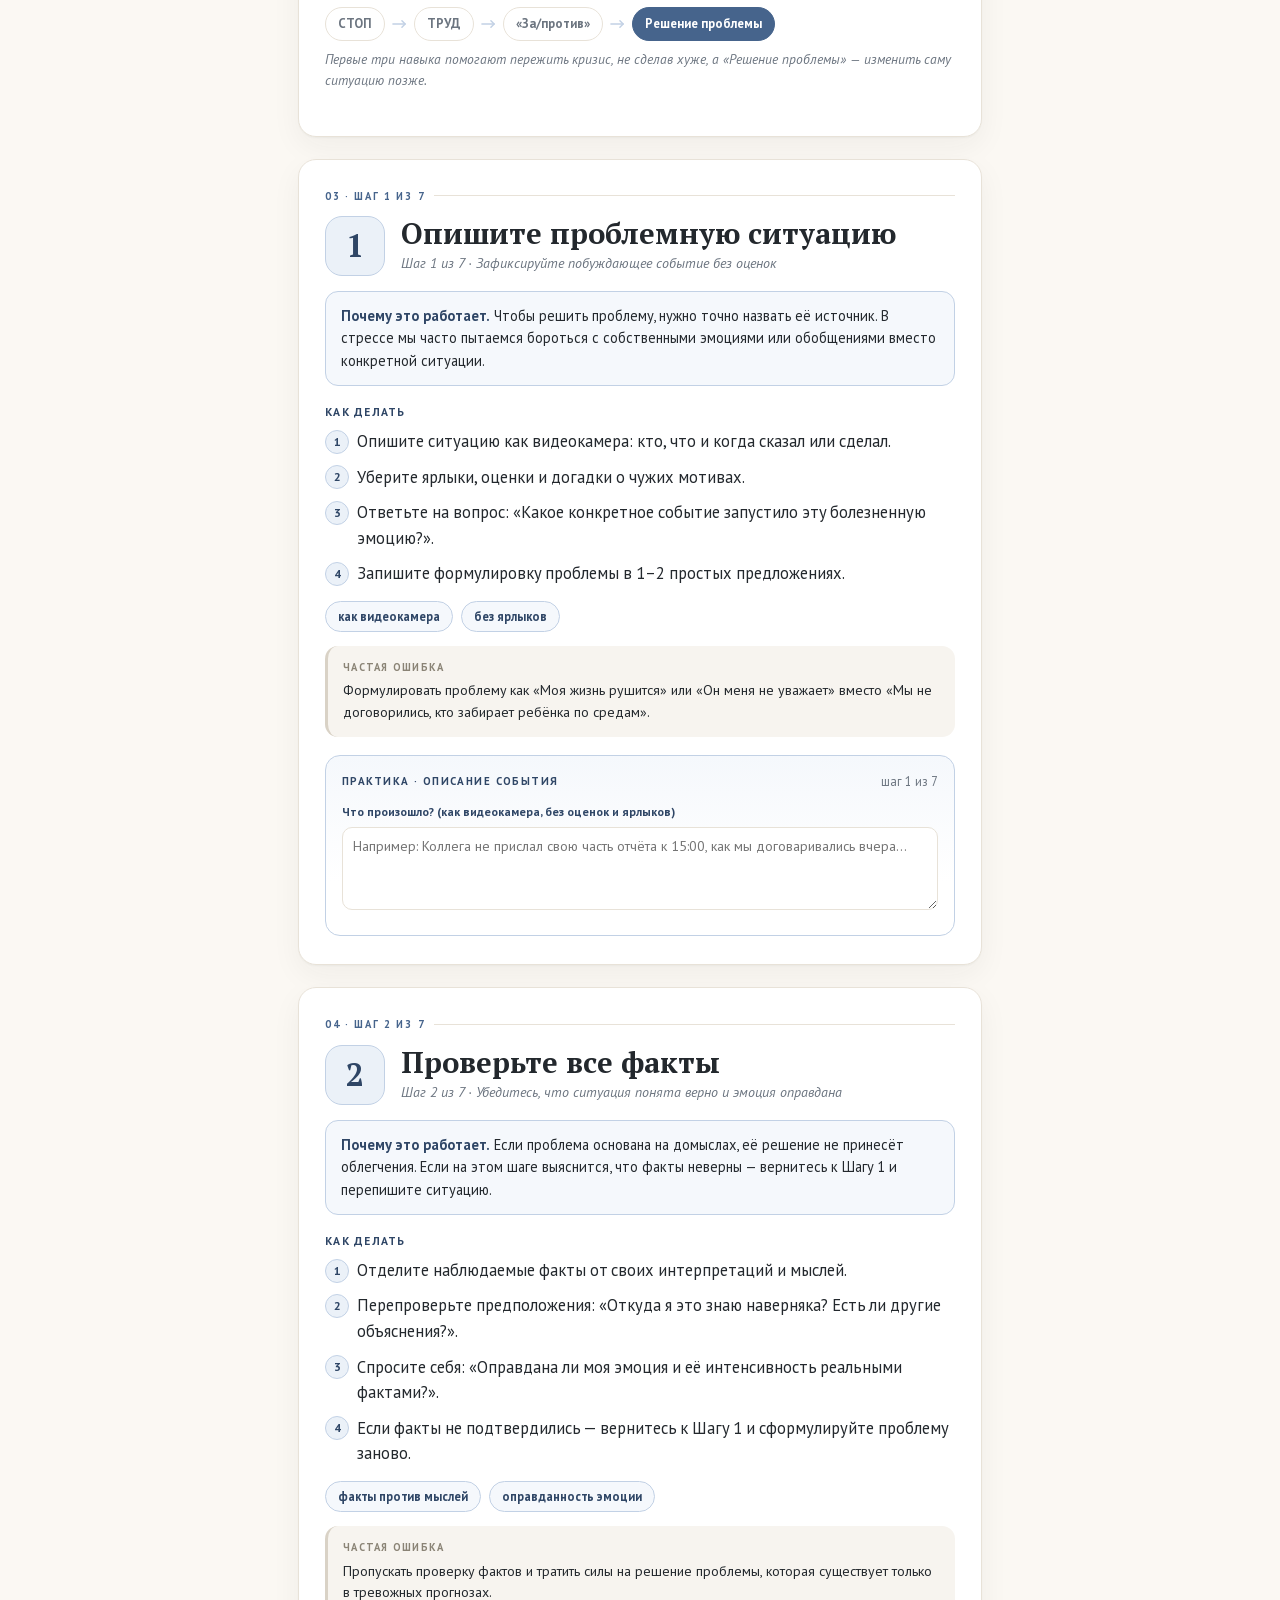
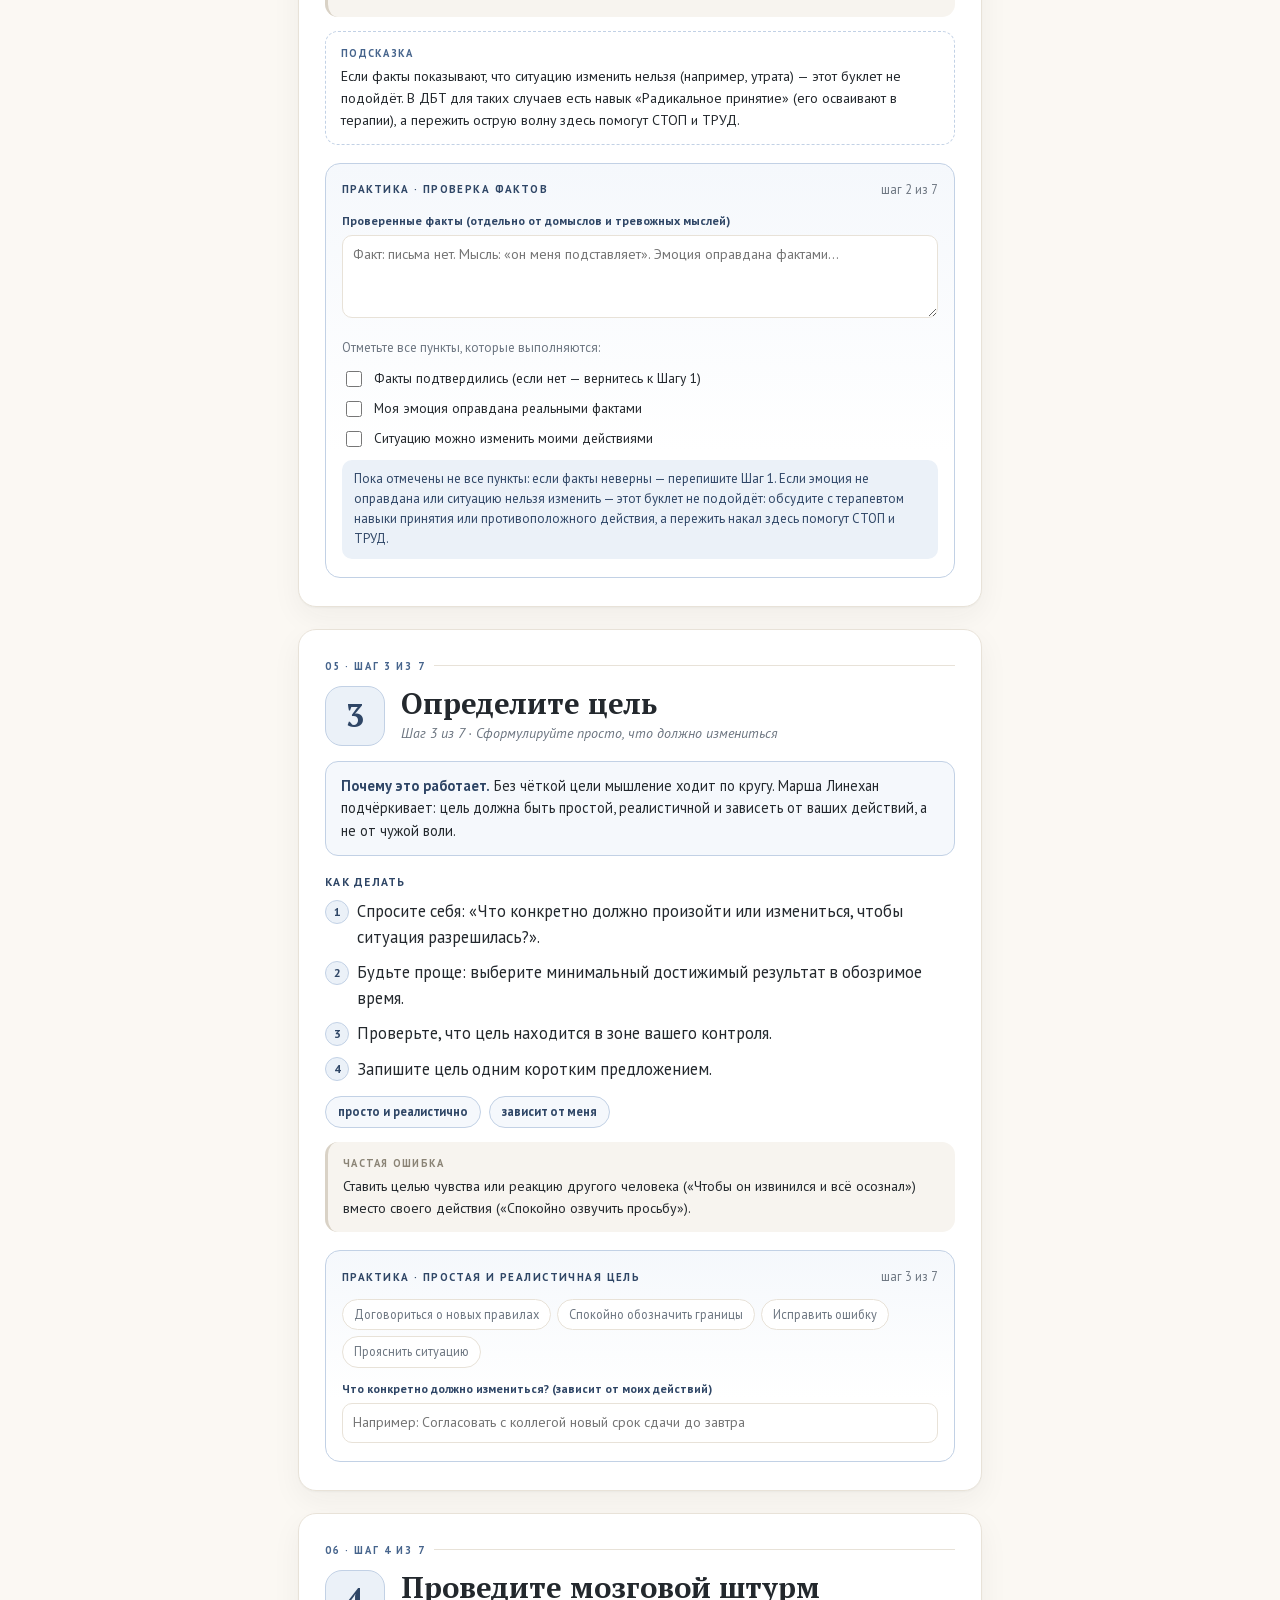
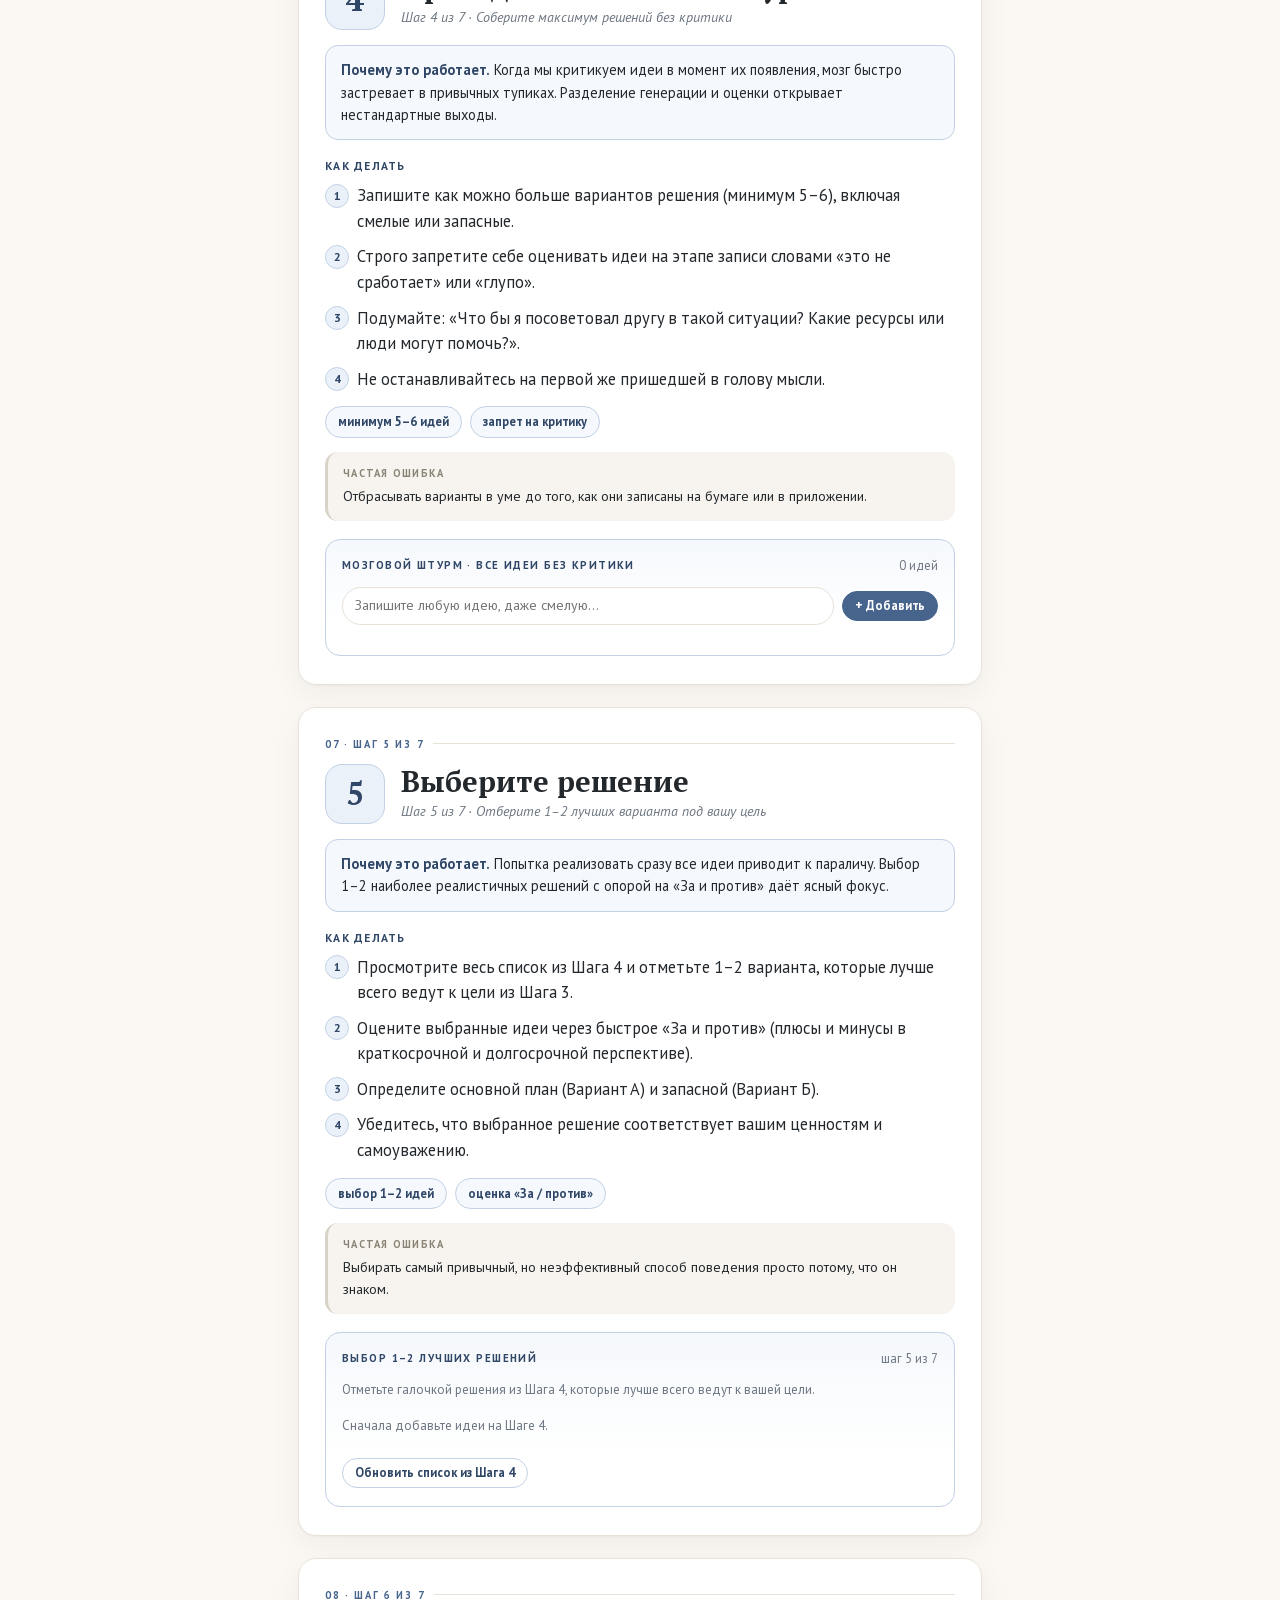
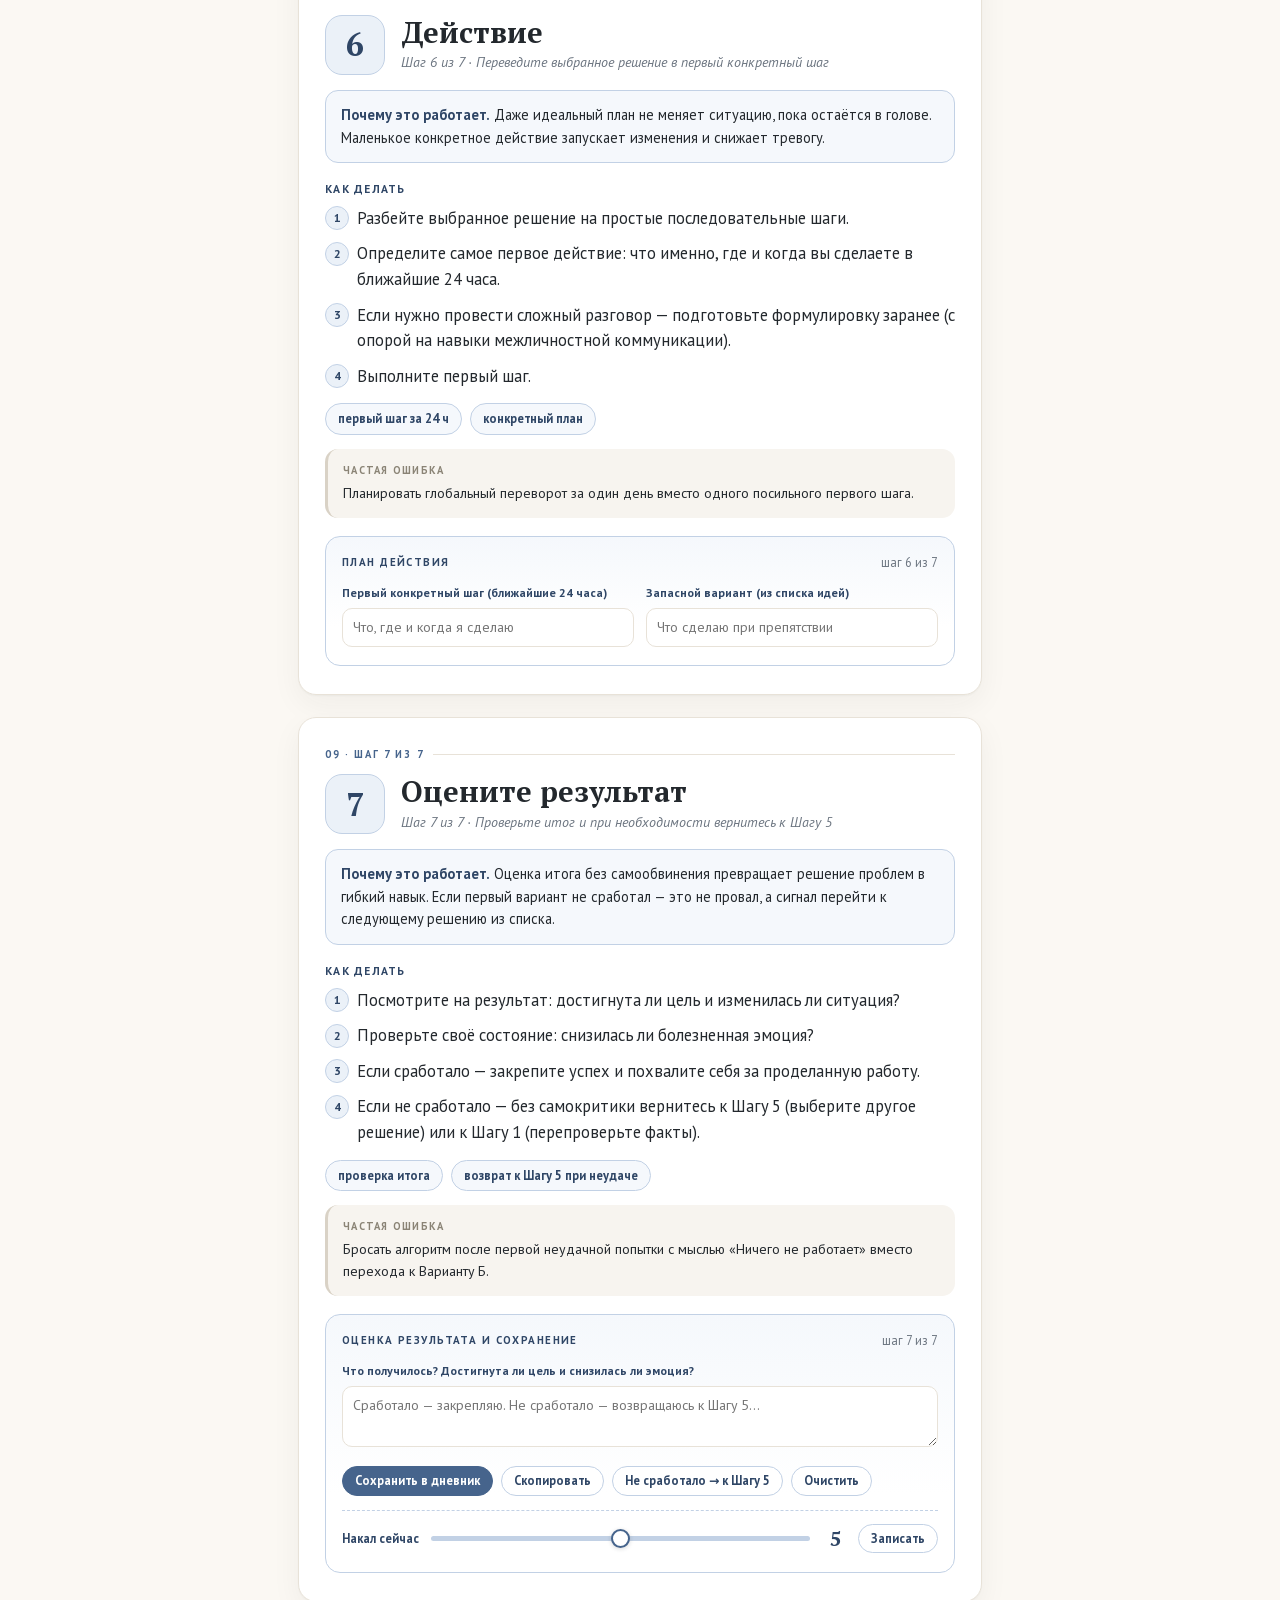
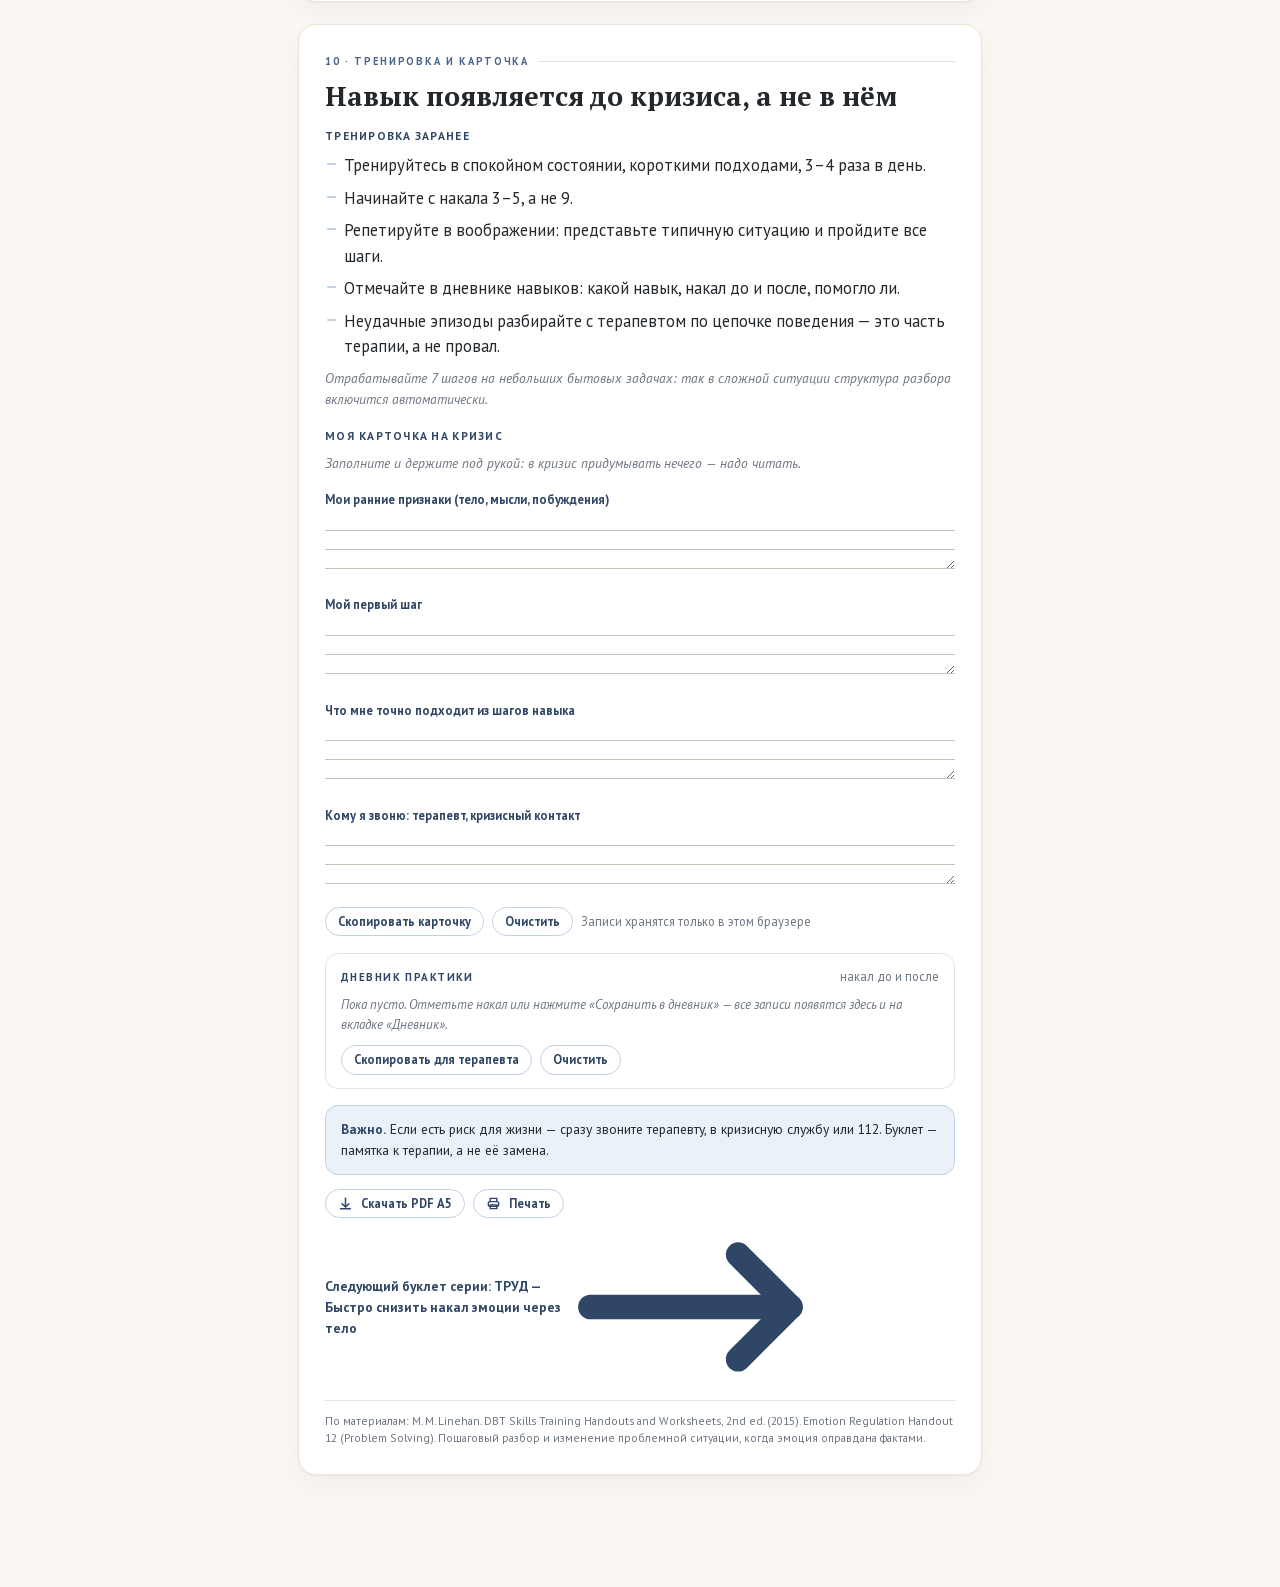
<file: problem_solving.html>
<!DOCTYPE html>
<html lang="ru">
<head>
<link rel="icon" type="image/png" href="favicon.png">
<link rel="apple-touch-icon" sizes="512x512" href="icon.png">
<link rel="manifest" href="manifest.json">
<meta name="theme-color" content="#F7F5F0" media="(prefers-color-scheme: light)">
<meta name="theme-color" content="#16191D" media="(prefers-color-scheme: dark)">
<meta name="color-scheme" content="light dark">

<meta charset="utf-8">
<meta name="viewport" content="width=device-width,initial-scale=1">
<title>Решение проблемы (PROBLEM SOLVING) — навык ДБТ · буклет</title>
<meta name="description" content="Изменить саму ситуацию, когда эмоция оправдана фактами. Навык ДБТ, модуль «Стрессоустойчивость»: ситуации, шаги, практика.">

<style>
@font-face{font-family:'PT Sans';font-style:normal;font-weight:400;font-display:swap;src:url([data-uri]) format('woff2');}
@font-face{font-family:'PT Sans';font-style:normal;font-weight:700;font-display:swap;src:url([data-uri]) format('woff2');}
@font-face{font-family:'PT Sans';font-style:italic;font-weight:400;font-display:swap;src:url([data-uri]) format('woff2');}
@font-face{font-family:'PT Serif';font-style:normal;font-weight:400;font-display:swap;src:url([data-uri]) format('woff2');}
@font-face{font-family:'PT Serif';font-style:normal;font-weight:700;font-display:swap;src:url([data-uri]) format('woff2');}
/* ============================================================
   Буклеты серии «Навыки ДБТ при ПРЛ» — единый дизайн
   Светлая палитра · PT Serif (дисплей) + PT Sans (текст/UI)
   ============================================================ */
:root{
  --paper:#FBF8F3; --card:#FFFFFF; --surface:#FFFFFF; --nav-bg:rgba(251,248,243,.9);
  --bg-glow:#F3EFE7; --ink:#23282D; --ink-2:#3A4249; --muted:#6C7580;
  --line:#E8E2D8; --line-dot:#C9C2B6; --neutral:#F7F4EF; --neutral-edge:#D9D2C6; --neutral-lbl:#8A8375;
  --ok:#4E7C59; --ok-bg:#EDF3EE; --no:#A9543B; --no-bg:#F8EDE8;
  --a-main:#46648C; --a-deep:#2F4666; --a-mid:#C2D1E5; --a-soft:#EBF1F8; --a-tint:#F5F8FC;
  --on-main:#FFFFFF;
  --r:18px; --shadow:0 1px 2px rgba(35,40,45,.04), 0 10px 30px rgba(35,40,45,.05);
  --ease:cubic-bezier(.22,.61,.36,1);
}
@media (prefers-color-scheme: dark){
  :root{
    --paper:#15181C; --card:#1D2127; --surface:#252A32; --nav-bg:rgba(21,24,28,.88);
    --bg-glow:#1B2026; --ink:#E6E9ED; --ink-2:#C5CCD4; --muted:#8E97A3;
    --line:#2C323B; --line-dot:#3D4552; --neutral:#232830; --neutral-edge:#3A424E; --neutral-lbl:#96A0AD;
    --ok:#6BA87A; --ok-bg:#1D2E22; --no:#D6795E; --no-bg:#33201B;
    --a-main:#799ECE; --a-deep:#B8D1F0; --a-mid:#31435C; --a-soft:#212E40; --a-tint:#1A2432;
    --on-main:#11161A;
    --shadow:0 1px 2px rgba(0,0,0,.25), 0 10px 30px rgba(0,0,0,.3);
  }
}


*{box-sizing:border-box}
html{-webkit-text-size-adjust:100%;scroll-behavior:smooth}
body{margin:0;background:var(--paper);color:var(--ink);
  font-family:'PT Sans','Segoe UI',system-ui,sans-serif;font-size:16.5px;line-height:1.55;
  -webkit-font-smoothing:antialiased;overflow-x:hidden}

/* ---------- фоновая среда ---------- */
body::before{content:"";position:fixed;inset:0;z-index:-2;pointer-events:none;
  background:
    radial-gradient(60vw 48vw at 88% -8%, var(--a-soft), transparent 62%),
    radial-gradient(52vw 40vw at -10% 12%, var(--a-tint), transparent 60%),
    radial-gradient(70vw 50vw at 50% 108%, var(--bg-glow), transparent 65%),
    var(--paper)}
body::after{content:"";position:fixed;inset:0;z-index:-1;pointer-events:none;opacity:.35;
  background-image:url("data:image/svg+xml;utf8,<svg xmlns='http://www.w3.org/2000/svg' width='140' height='140'><filter id='n'><feTurbulence type='fractalNoise' baseFrequency='.85' numOctaves='3'/><feColorMatrix type='saturate' values='0'/></filter><rect width='140' height='140' filter='url(%23n)' opacity='.055'/></svg>")}

.wrap{max-width:720px;margin:0 auto;padding:0 18px 90px}
a{color:var(--a-deep)}
::selection{background:var(--a-soft);color:var(--a-deep)}

/* ---------- шапка ---------- */
.nav{position:sticky;top:0;z-index:40;background:var(--nav-bg);
  backdrop-filter:blur(10px);border-bottom:1px solid var(--line)}
.nav-in{max-width:720px;margin:0 auto;padding:9px 18px;display:flex;align-items:center;gap:8px}
.nav-brand{font-size:10.5px;letter-spacing:.15em;text-transform:uppercase;color:var(--muted);
  font-weight:700;margin-right:auto;line-height:1.3;text-decoration:none}
.nav-brand span{display:block;color:var(--a-main)}
.tab{font-size:13px;font-weight:700;text-decoration:none;padding:6px 13px;border-radius:999px;
  border:1px solid var(--line);color:var(--muted);background:var(--surface);transition:.18s var(--ease);white-space:nowrap}
.tab:hover{border-color:var(--a-mid);color:var(--a-deep);transform:translateY(-1px)}
.tab.on{background:var(--a-soft);border-color:var(--a-mid);color:var(--a-deep)}
.tab.icon{padding:6px 10px;display:inline-flex;align-items:center;gap:6px}
.tab svg{width:14px;height:14px;display:block}
.progress{height:2px;background:transparent}
.progress i{display:block;height:100%;width:0;background:var(--a-main);transition:width .12s linear}

/* ---------- страницы-секции ---------- */
.page{position:relative;background:var(--card);border:1px solid var(--line);border-radius:var(--r);
  padding:28px 26px;margin:22px 0;box-shadow:var(--shadow)}
.reveal{opacity:0;transform:translateY(14px);transition:opacity .6s var(--ease),transform .6s var(--ease)}
.reveal.in{opacity:1;transform:none}
.pnum{font-size:10.5px;font-weight:700;letter-spacing:.16em;text-transform:uppercase;color:var(--a-main);
  display:flex;align-items:center;gap:9px;margin:0 0 12px}
.pnum:after{content:"";height:1px;flex:1;background:var(--line)}
h1{font-family:'PT Serif',Georgia,serif;font-weight:700;font-size:clamp(38px,10.5vw,66px);line-height:.98;
  letter-spacing:.01em;margin:12px 0 0;color:var(--a-deep)}
h2{font-family:'PT Serif',Georgia,serif;font-weight:700;font-size:27px;line-height:1.18;margin:0 0 14px}
h3{font-size:11.5px;font-weight:700;letter-spacing:.11em;text-transform:uppercase;color:var(--a-deep);margin:0 0 8px}
p{margin:0 0 10px}
.lead{font-size:17.5px;color:var(--ink-2)}
.note{font-size:13.5px;color:var(--muted);font-style:italic;margin:8px 0 0}
.eyebrow{font-size:10.5px;font-weight:700;letter-spacing:.16em;text-transform:uppercase;color:var(--a-main)}
.eyebrow.q{color:var(--muted)}

/* ---------- обложка ---------- */
.cover{background:linear-gradient(168deg,var(--a-tint),var(--card) 58%);overflow:hidden}
.cover-top{display:flex;justify-content:space-between;align-items:flex-start;gap:18px}
.seal{position:relative;width:88px;height:88px;flex:none;color:var(--a-main)}
.seal svg{position:relative;z-index:2;width:100%;height:100%;display:block}
.seal:before,.seal:after{content:"";position:absolute;inset:-8px;border-radius:50%;
  border:1px solid var(--a-mid);opacity:.75;animation:pulse 6s var(--ease) infinite}
.seal:after{inset:-20px;opacity:.4;animation-delay:1.6s}
@keyframes pulse{0%,100%{transform:scale(.94);opacity:.25}50%{transform:scale(1.04);opacity:.7}}
.latin{font-size:11.5px;font-weight:700;letter-spacing:.24em;color:var(--muted);margin-top:16px}
.tagline{font-family:'PT Serif',Georgia,serif;font-size:23px;line-height:1.28;margin:14px 0 6px}
.cover-note{font-size:14.5px;color:var(--muted);font-style:italic;margin:0}
.acronym{margin:22px 0 0;border-top:1px solid var(--line)}
.arow{display:grid;grid-template-columns:44px 1fr auto;align-items:center;gap:14px;width:100%;
  padding:11px 6px;border:0;border-bottom:1px solid var(--line);background:transparent;cursor:pointer;
  font:inherit;color:inherit;text-align:left;transition:.2s var(--ease);border-radius:10px}
.arow:hover{background:var(--a-tint);transform:translateX(3px)}
.arow .bl{width:44px;height:44px;border-radius:13px;background:var(--a-soft);border:1px solid var(--a-mid);
  color:var(--a-deep);font-family:'PT Serif',Georgia,serif;font-weight:700;font-size:23px;
  display:flex;align-items:center;justify-content:center;transition:.2s var(--ease)}
.arow:hover .bl{background:var(--a-main);border-color:var(--a-main);color:var(--on-main)}
.arow .nm{font-weight:700;font-size:17px}
.arow .hint{font-size:13px;color:var(--muted);text-align:right}
.cover-cta{display:flex;flex-wrap:wrap;gap:9px;margin:20px 0 0}
.cover-foot{margin-top:18px;font-size:12px;color:var(--muted)}

/* ---------- кнопки ---------- */
.btn{font:inherit;font-size:14px;font-weight:700;padding:9px 16px;border-radius:999px;cursor:pointer;
  border:1px solid var(--a-main, #46648C);background:var(--a-main, #46648C);color:var(--on-main, #fff);transition:.18s var(--ease);
  display:inline-flex;align-items:center;gap:8px;text-decoration:none;line-height:1.25}
.btn:hover{background:var(--a-deep);border-color:var(--a-deep);transform:translateY(-1px)}
.btn:active{transform:translateY(0)}
.btn.ghost{background:var(--surface);color:var(--a-deep);border-color:var(--a-mid)}
.btn.ghost:hover{background:var(--a-soft);border-color:var(--a-main);color:var(--a-deep)}
.btn.sm{font-size:12.5px;padding:6px 12px}
.btn[disabled]{opacity:.45;cursor:not-allowed;transform:none}
.btn svg{width:15px;height:15px}
:focus-visible{outline:2px solid var(--a-main);outline-offset:2px;border-radius:6px}

/* ---------- списки и блоки ---------- */
.block{margin:0 0 17px}
.block:last-child{margin-bottom:0}
ul.dash{list-style:none;margin:0;padding:0}
ul.dash li{position:relative;padding-left:19px;margin:0 0 7px}
ul.dash li:before{content:"";position:absolute;left:2px;top:.62em;width:9px;height:2px;
  border-radius:2px;background:var(--a-mid)}
ol.how{list-style:none;margin:0;padding:0;counter-reset:s}
ol.how li{counter-increment:s;position:relative;padding-left:32px;margin:0 0 10px}
ol.how li:before{content:counter(s);position:absolute;left:0;top:.05em;width:22px;height:22px;border-radius:50%;
  background:var(--a-soft);border:1px solid var(--a-mid);color:var(--a-deep);
  font-size:12px;font-weight:700;display:flex;align-items:center;justify-content:center;line-height:1}

/* ---------- шаг ---------- */
.step-head{display:flex;gap:16px;align-items:flex-start;margin-bottom:15px}
.step-head .bl{width:60px;height:60px;flex:none;border-radius:17px;background:var(--a-soft);
  border:1px solid var(--a-mid);color:var(--a-deep);font-family:'PT Serif',Georgia,serif;font-weight:700;
  font-size:32px;display:flex;align-items:center;justify-content:center}
.step-name{font-family:'PT Serif',Georgia,serif;font-weight:700;font-size:29px;line-height:1.08;margin:2px 0 4px}
.step-tag{font-size:14px;font-style:italic;color:var(--muted)}
.why{background:var(--a-tint);border:1px solid var(--a-mid);border-radius:13px;padding:13px 15px;
  font-size:14.5px;margin:0 0 17px}
.why b{color:var(--a-deep)}
.chips{display:flex;flex-wrap:wrap;gap:8px;margin:14px 0 0}
.chip{font-size:12.5px;font-weight:700;padding:5px 12px;border-radius:999px;
  background:var(--a-tint);border:1px solid var(--a-mid);color:var(--a-deep)}
.box{border-radius:13px;padding:13px 15px;margin:14px 0 0;font-size:14px}
.box .lbl{display:block;font-size:10.5px;font-weight:700;letter-spacing:.12em;text-transform:uppercase;margin-bottom:5px}
.box.mistake{background:var(--neutral);border-left:3px solid var(--neutral-edge)}
.box.mistake .lbl{color:var(--neutral-lbl)}
.box.warn{background:var(--a-soft);border-left:3px solid var(--a-main)}
.box.warn .lbl{color:var(--a-deep)}
.box.tip{background:var(--surface);border:1px dashed var(--a-mid)}
.box.tip .lbl{color:var(--a-main)}

/* ---------- шкала ---------- */
.scale{display:grid;grid-template-columns:repeat(3,1fr);gap:8px;margin:0 0 8px}
.zone{border-radius:13px;padding:12px 13px;border:1px solid var(--a-mid);transition:.25s var(--ease)}
.zone:nth-child(1){background:var(--surface)}
.zone:nth-child(2){background:var(--a-tint)}
.zone:nth-child(3){background:var(--a-soft)}
.zone.hot{border-color:var(--a-main);box-shadow:0 0 0 2px var(--a-soft)}
.zone .rng{font-family:'PT Serif',Georgia,serif;font-weight:700;font-size:21px;color:var(--a-deep);line-height:1}
.zone .zt{font-size:12.5px;font-weight:700;margin:5px 0 3px}
.zone .zd{font-size:12.5px;color:var(--muted);line-height:1.4}
.chain{display:flex;flex-wrap:wrap;align-items:center;gap:7px;margin:0 0 6px}
.pill{font-size:13px;font-weight:700;padding:6px 12px;border-radius:999px;border:1px solid var(--line);
  background:var(--surface);color:var(--muted)}
.pill.on{background:var(--a-main);border-color:var(--a-main);color:var(--on-main)}
.arrow{color:var(--a-mid);font-weight:700;display:inline-flex}
.arrow svg{width:15px;height:10px}

/* ---------- интерактивная практика ---------- */
.tool{margin:18px 0 0;border:1px solid var(--a-mid);border-radius:15px;background:
  linear-gradient(180deg,var(--a-tint),var(--card) 70%);padding:16px 16px 18px}
.tool-head{display:flex;align-items:center;gap:10px;margin-bottom:12px;flex-wrap:wrap}
.tool-title{font-size:11px;font-weight:700;letter-spacing:.13em;text-transform:uppercase;color:var(--a-deep)}
.tool-sub{font-size:12.5px;color:var(--muted);margin-left:auto}
.tool-body{display:flex;gap:18px;align-items:center;flex-wrap:wrap}
.dial{position:relative;width:132px;height:132px;flex:none;cursor:pointer;border-radius:50%;user-select:none;transition:transform .16s var(--ease)}
.dial:hover{transform:scale(1.03)}
.dial:active{transform:scale(.97)}
.dial svg{width:100%;height:100%;transform:rotate(-90deg)}
.dial .trk{fill:none;stroke:var(--a-mid);stroke-width:7;opacity:.55}
.dial .bar{fill:none;stroke:var(--a-main);stroke-width:7;stroke-linecap:round;
  transition:stroke-dashoffset .25s linear}
.dial .mid{position:absolute;inset:0;display:flex;flex-direction:column;align-items:center;justify-content:center;gap:2px}
.dial .val{font-family:'PT Serif',Georgia,serif;font-weight:700;font-size:34px;color:var(--a-deep);line-height:1;
  font-variant-numeric:tabular-nums}
.dial .unit{font-size:10.5px;letter-spacing:.12em;text-transform:uppercase;color:var(--muted);font-weight:700}
.tool-side{flex:1;min-width:210px}
.phase{font-size:15.5px;font-weight:700;color:var(--a-deep);min-height:1.5em}
.phase.q{color:var(--muted);font-weight:400;font-style:italic}
.tool-hint{font-size:13px;color:var(--muted);margin:4px 0 12px}
.ctrls{display:flex;flex-wrap:wrap;gap:8px;align-items:center}
.stepper{display:inline-flex;align-items:center;gap:0;border:1px solid var(--a-mid);border-radius:999px;
  background:var(--surface);overflow:hidden}
.stepper button{font:inherit;font-weight:700;font-size:15px;width:30px;height:30px;border:0;background:var(--surface);
  color:var(--a-deep);cursor:pointer;transition:.15s var(--ease)}
.stepper button:hover{background:var(--a-soft)}
.stepper .sv{min-width:56px;text-align:center;font-size:13px;font-weight:700;color:var(--ink);
  font-variant-numeric:tabular-nums}
.pick{display:flex;flex-wrap:wrap;gap:6px;margin:0 0 12px}
.pick button{font:inherit;font-size:12.5px;padding:5px 11px;border-radius:999px;cursor:pointer;
  border:1px solid var(--line);background:var(--surface);color:var(--muted);transition:.15s var(--ease)}
.pick button:hover{border-color:var(--a-mid);color:var(--a-deep)}
.pick button[aria-pressed="true"]{background:var(--a-main);border-color:var(--a-main);color:var(--on-main)}
.rate{display:flex;align-items:center;gap:10px;margin:14px 0 0;padding-top:12px;border-top:1px dashed var(--a-mid);
  flex-wrap:wrap}
.rate .rl{font-size:12.5px;font-weight:700;color:var(--a-deep)}
.rate input[type=range]{flex:1;min-width:130px}
.rate .rv{font-family:'PT Serif',Georgia,serif;font-weight:700;font-size:20px;color:var(--a-deep);
  min-width:26px;text-align:center;font-variant-numeric:tabular-nums}
input[type=range]{-webkit-appearance:none;appearance:none;height:22px;background:transparent;cursor:pointer}
input[type=range]::-webkit-slider-runnable-track{height:5px;border-radius:3px;background:var(--a-mid)}
input[type=range]::-moz-range-track{height:5px;border-radius:3px;background:var(--a-mid)}
input[type=range]::-webkit-slider-thumb{-webkit-appearance:none;width:19px;height:19px;border-radius:50%;
  background:var(--surface);border:2px solid var(--a-main);margin-top:-7px;box-shadow:0 1px 4px rgba(35,40,45,.18);transition:.15s}
input[type=range]::-moz-range-thumb{width:17px;height:17px;border-radius:50%;background:var(--surface);
  border:2px solid var(--a-main);box-shadow:0 1px 4px rgba(35,40,45,.18)}
input[type=range]:hover::-webkit-slider-thumb{transform:scale(1.1)}

/* дыхательный ритм */
.breath{position:relative;width:132px;height:132px;flex:none;display:flex;align-items:center;justify-content:center;cursor:pointer;border-radius:50%;user-select:none;transition:transform .16s var(--ease)}
.breath:hover{transform:scale(1.03)}
.breath:active{transform:scale(.97)}
.breath .orb{position:absolute;width:112px;height:112px;border-radius:50%;
  background:radial-gradient(circle at 38% 32%, var(--surface), var(--a-soft) 62%, var(--a-mid));
  border:1px solid var(--a-mid);transform:scale(.62);transition:transform 5s cubic-bezier(.37,0,.63,1)}
.breath .ring{position:absolute;inset:0;border-radius:50%;border:1px dashed var(--a-mid);opacity:.7}
.breath .cnt{position:relative;z-index:2;font-family:'PT Serif',Georgia,serif;font-weight:700;font-size:30px;
  color:var(--a-deep);font-variant-numeric:tabular-nums}
.muscles{display:flex;flex-wrap:wrap;gap:5px;margin:10px 0 0}
.muscles span{font-size:11.5px;padding:3px 9px;border-radius:999px;border:1px solid var(--line);
  background:var(--surface);color:var(--muted)}
.muscles span.done{background:var(--a-soft);border-color:var(--a-mid);color:var(--a-deep)}
.muscles span.now{background:var(--a-main);border-color:var(--a-main);color:var(--on-main)}
.bar-track{height:6px;border-radius:3px;background:var(--a-mid);opacity:.5;overflow:hidden;margin:10px 0 0}
.bar-track i{display:block;height:100%;width:0;background:var(--a-main);border-radius:3px}

/* наблюдение: факт / мысль */
.sorter{margin:6px 0 0}
.sort-row{display:flex;gap:10px;align-items:center;justify-content:space-between;padding:9px 0;
  border-bottom:1px dashed var(--a-mid);flex-wrap:wrap}
.sort-row .txt{font-size:14px;flex:1;min-width:180px}
.sort-row .acts{display:flex;gap:6px}
.sort-row .acts button{font:inherit;font-size:12.5px;font-weight:700;padding:5px 12px;border-radius:999px;
  border:1px solid var(--line);background:var(--surface);color:var(--muted);cursor:pointer;transition:.15s var(--ease)}
.sort-row .acts button:hover{border-color:var(--a-mid);color:var(--a-deep)}
.sort-row.right .txt{color:var(--ok)}
.sort-row.wrong .txt{color:var(--no)}
.sort-fb{font-size:12.5px;width:100%;color:var(--muted);font-style:italic}
.sort-row.right .sort-fb{color:var(--ok)}
.sort-row.wrong .sort-fb{color:var(--no)}
.fields{display:grid;grid-template-columns:1fr 1fr;gap:12px;margin:12px 0 0}
.field label{display:block;font-size:12px;font-weight:700;color:var(--a-deep);margin-bottom:5px}
.field input,.field textarea{width:100%;font:inherit;font-size:14px;padding:8px 10px;border-radius:10px;
  border:1px solid var(--line);background:var(--surface);color:var(--ink);resize:vertical}
.field input:focus,.field textarea:focus{border-color:var(--a-main);outline:none;box-shadow:0 0 0 3px var(--a-soft)}

/* ---------- решение проблемы: мозговой штурм и чек-лист ---------- */
.ps-checks{display:flex;flex-direction:column;gap:8px;margin-top:10px}
.ps-chk{display:flex;align-items:center;gap:9px;font-size:13.5px;color:var(--ink);cursor:pointer}
.ps-chk input{accent-color:var(--a-main);width:16px;height:16px;cursor:pointer}
.ps-warn{margin-top:10px;padding:9px 12px;border-radius:10px;background:var(--a-soft);color:var(--a-deep);font-size:13px;display:none}
.ps-warn.on{display:block}
.idea-list{display:flex;flex-direction:column;gap:7px;margin:12px 0 0}
.idea-item{display:flex;align-items:center;gap:10px;padding:8px 11px;border-radius:11px;border:1px solid var(--line);background:var(--surface);cursor:pointer;transition:.15s var(--ease)}
.idea-item.picked{border-color:var(--a-main);background:var(--a-soft)}
.idea-item input[type=checkbox]{accent-color:var(--a-main);width:16px;height:16px;cursor:pointer}
.idea-item span{flex:1;font-size:14px}
.idea-item .del{background:none;border:0;color:var(--muted);cursor:pointer;font-size:17px;padding:0 4px;line-height:1}
.idea-item .del:hover{color:var(--no)}


/* ---------- карточка и дневник ---------- */
.fill{margin:0 0 15px}
.fill .fl{font-size:12.5px;font-weight:700;color:var(--a-deep);margin-bottom:6px}
.fill textarea{width:100%;font:inherit;font-size:14.5px;line-height:19px;min-height:57px;padding:0 2px;
  border:0;border-radius:0;background:
    repeating-linear-gradient(to bottom,transparent 0 18px,var(--line-dot) 18px 19px);
  background-attachment:local;color:var(--ink);resize:vertical}
.fill textarea:focus{outline:none;background:
    repeating-linear-gradient(to bottom,transparent 0 18px,var(--a-main) 18px 19px)}
.safety{margin:16px 0 0;padding:13px 15px;border-radius:13px;background:var(--a-soft);
  border:1px solid var(--a-mid);font-size:13.5px}
.safety b{color:var(--a-deep)}
.sources{margin:16px 0 0;padding-top:12px;border-top:1px solid var(--line);font-size:11.5px;
  color:var(--muted);line-height:1.45}
.xlink{display:inline-flex;align-items:center;gap:7px;margin-top:12px;font-size:13.5px;font-weight:700;
  text-decoration:none;color:var(--a-deep)}
.xlink:hover{gap:11px}
.log{margin:14px 0 0;border:1px solid var(--line);border-radius:13px;background:var(--surface);padding:13px 15px}
.log-list{list-style:none;margin:8px 0 0;padding:0;font-size:13px;max-height:190px;overflow:auto}
.log-list li{display:flex;gap:10px;padding:6px 0;border-bottom:1px dashed var(--line);flex-wrap:wrap}
.log-list li:last-child{border-bottom:0}
.log-list .t{color:var(--muted);font-variant-numeric:tabular-nums;font-size:12px}
.log-list .d{margin-left:auto;font-weight:700;color:var(--a-deep)}
.log-empty{font-size:13px;color:var(--muted);font-style:italic;margin:8px 0 0}
.saved{font-size:12px;color:var(--ok);opacity:0;transition:.3s;margin-left:8px}
.saved.on{opacity:1}

/* ---------- браузер БД: страница «Дневник» ---------- */
.db-stats{display:grid;grid-template-columns:repeat(3,1fr);gap:10px;margin:16px 0 0}
.db-stat{padding:12px 14px;border-radius:14px;background:var(--a-tint);border:1px solid var(--a-mid)}
.db-stat .num{font-family:'PT Serif',Georgia,serif;font-weight:700;font-size:24px;color:var(--a-deep);line-height:1.1}
.db-stat .lbl{font-size:12px;color:var(--muted);margin-top:3px}
.db-bar{display:flex;flex-wrap:wrap;gap:8px;margin:0 0 12px;align-items:center}
.db-search{flex:1;min-width:190px;font:inherit;font-size:14px;padding:8px 14px;border-radius:999px;
  border:1px solid var(--line);background:var(--surface);color:var(--ink)}
.db-date{font:inherit;font-size:13.5px;padding:7px 12px;border-radius:999px;
  border:1px solid var(--line);background:var(--surface);color:var(--ink)}
.db-search:focus,.db-date:focus{border-color:var(--a-main);outline:none;box-shadow:0 0 0 3px var(--a-soft)}
.db-chips{display:flex;flex-wrap:wrap;gap:6px;margin:0 0 16px}
.db-chip{font:inherit;font-size:12.5px;font-weight:700;padding:5px 12px;border-radius:999px;cursor:pointer;
  border:1px solid var(--line);background:var(--surface);color:var(--muted);transition:.15s var(--ease)}
.db-chip:hover{border-color:var(--a-mid);color:var(--a-deep)}
.db-chip.on{background:var(--a-main);border-color:var(--a-main);color:var(--on-main)}
.db-day{margin:20px 0 0}
.db-day:first-child{margin-top:0}
.db-day-head{font-size:11.5px;font-weight:700;letter-spacing:.12em;text-transform:uppercase;color:var(--a-deep);
  padding-bottom:6px;border-bottom:1px solid var(--line);margin-bottom:10px;display:flex;justify-content:space-between}
.db-item{border:1px solid var(--line);border-radius:14px;background:var(--surface);padding:12px 14px;margin-bottom:9px}
.db-item-top{display:flex;align-items:center;gap:8px;flex-wrap:wrap}
.db-tag{font-size:11px;font-weight:700;letter-spacing:.08em;text-transform:uppercase;padding:3px 9px;border-radius:999px}
.db-tag.trud{background:#E8F2F4;color:#1E5765}
.db-tag.stop{background:#FBEBE1;color:#8A4526}
.db-tag.pros_cons{background:#EBF3ED;color:#36593F}
.db-tag.problem_solving{background:#EBF1F8;color:#2F4666}
@media (prefers-color-scheme: dark){
  .db-tag.trud{background:#1F343A;color:#A7DCE7}
  .db-tag.stop{background:#3A241C;color:#F2C0AA}
  .db-tag.pros_cons{background:#223427;color:#B8DBC0}
  .db-tag.problem_solving{background:#212E40;color:#B8D1F0}
}
.db-time{font-size:12px;color:var(--muted);font-variant-numeric:tabular-nums}
.db-title{font-weight:700;font-size:14.5px;color:var(--ink)}
.db-rate{margin-left:auto;font-weight:700;font-size:13px;color:var(--a-deep);background:var(--a-tint);
  padding:2px 9px;border-radius:999px;border:1px solid var(--a-mid)}
.db-del{background:none;border:0;color:var(--muted);cursor:pointer;font-size:17px;padding:0 4px;line-height:1}
.db-del:hover{color:var(--no)}
.db-details{margin-top:8px;padding-top:8px;border-top:1px dashed var(--line);font-size:13.5px;color:var(--ink-2);
  white-space:pre-line;line-height:1.48}
.db-chk{accent-color:var(--a-main);width:16px;height:16px;cursor:pointer;flex:none}
.db-item.sel{border-color:var(--a-main);background:var(--a-tint)}
.db-copy-one{background:none;border:0;color:var(--muted);cursor:pointer;font-size:12.5px;font-weight:700;padding:2px 6px;border-radius:6px}
.db-copy-one:hover{color:var(--a-deep);background:var(--a-soft)}
.db-sel-bar{display:none;align-items:center;gap:8px;flex-wrap:wrap;padding:10px 14px;margin:0 0 14px;
  border-radius:13px;background:var(--a-soft);border:1px solid var(--a-mid)}
.db-sel-bar.on{display:flex}
.db-sel-cnt{font-size:13px;font-weight:700;color:var(--a-deep);margin-right:auto}
@media (max-width:560px){.db-stats{grid-template-columns:1fr}}

/* ---------- панель «накрывает сейчас» ---------- */
.sos-btn{position:fixed;right:18px;bottom:18px;z-index:45;
  background:var(--a-main, #46648C)!important;color:var(--on-main, #fff)!important;
  box-shadow:0 6px 24px rgba(0,0,0,.45), 0 0 0 2px var(--paper)}

.sos{position:fixed;inset:0;z-index:60;display:none;align-items:center;justify-content:center;padding:18px;
  background:rgba(15,18,22,.55);backdrop-filter:blur(3px)}
.sos.on{display:flex}
.sos-card{width:min(520px,100%);max-height:88vh;overflow:auto;background:var(--card);border:1px solid var(--a-mid);
  border-radius:20px;padding:22px;box-shadow:0 24px 60px rgba(35,40,45,.25);animation:pop .28s var(--ease)}
@keyframes pop{from{opacity:0;transform:translateY(12px) scale(.98)}to{opacity:1;transform:none}}
.sos-card h2{font-size:23px;margin-bottom:6px}
.sos-steps{display:grid;gap:9px;margin:16px 0 0}
.sos-step{display:flex;gap:13px;align-items:center;padding:12px 14px;border-radius:14px;border:1px solid var(--line);
  background:var(--surface);cursor:pointer;font:inherit;text-align:left;transition:.18s var(--ease);width:100%}
.sos-step:hover{border-color:var(--a-main);background:var(--a-tint);transform:translateX(3px)}
.sos-step .bl{width:38px;height:38px;flex:none;border-radius:11px;background:var(--a-soft);border:1px solid var(--a-mid);
  color:var(--a-deep);font-family:'PT Serif',Georgia,serif;font-weight:700;font-size:20px;
  display:flex;align-items:center;justify-content:center}
.sos-step .nm{font-weight:700;font-size:15px}
.sos-step .ds{font-size:12.5px;color:var(--muted)}
.sos-close{position:absolute;top:16px;right:16px;z-index:2}
.sos-wrap{position:relative;width:min(520px,100%)}

/* ---------- служебное ---------- */
.toast{position:fixed;left:50%;bottom:24px;transform:translate(-50%,14px);z-index:70;background:#2A3038;
  color:#F4F6F8;font-size:13.5px;padding:10px 16px;border-radius:999px;opacity:0;pointer-events:none;
  transition:.28s var(--ease)}
.toast.on{opacity:1;transform:translate(-50%,0)}
.printonly{display:none}

/* ---------- адаптив ---------- */
@media (max-width:560px){
  body{font-size:16px}
  .wrap{padding:0 13px 96px}
  .page{padding:22px 18px;border-radius:15px}
  h2{font-size:23px}
  .step-name{font-size:24px}
  .scale{grid-template-columns:1fr}
  .fields{grid-template-columns:1fr}
  .arow{grid-template-columns:40px 1fr;row-gap:2px}
  .arow .hint{grid-column:2;text-align:left}
  .nav-in{flex-wrap:wrap;justify-content:flex-start;gap:5px;padding:8px 13px;overflow-x:auto}
  .nav-brand{width:100%;font-size:11px;display:block;padding:4px 2px 6px;margin-bottom:2px;
    border-bottom:1px solid var(--line);text-decoration:none}
  .nav-brand span{font-size:12px;margin-top:2px}
  .tab{font-size:11.5px;padding:5px 9px}
  .nav-in .tab.icon{display:none}
  .dial,.breath{width:112px;height:112px;margin:0 auto}
  .breath .orb{width:96px;height:96px}
  .tool-body{gap:14px}
  .sos-btn{right:12px;bottom:12px}
}
@media (prefers-reduced-motion:reduce){
  html{scroll-behavior:auto}
  *,*:before,*:after{animation-duration:.001ms!important;animation-iteration-count:1!important;
    transition-duration:.001ms!important}
  .reveal{opacity:1;transform:none}
}

/* ---------- печать: A5, 8 страниц ---------- */
@page{size:A5;margin:11mm 12mm}
@media print{
  :root{
    --paper:#FFFFFF!important; --card:#FFFFFF!important; --surface:#FFFFFF!important;
    --ink:#23282D!important; --ink-2:#3A4249!important; --muted:#6C7580!important;
    --line:#E8E2D8!important; --line-dot:#C9C2B6!important; --neutral:#F7F4EF!important;
    --neutral-edge:#D9D2C6!important; --neutral-lbl:#8A8375!important;
    --a-main:#46648C!important; --a-deep:#2F4666!important;
    --a-mid:#C2D1E5!important; --a-soft:#EBF1F8!important; --a-tint:#F5F8FC!important;
  }
  body{background:var(--surface);font-size:9.6pt;line-height:1.42}
  body::before,body::after{display:none}
  .nav,.noprint,.sos,.sos-btn,.toast,.tool,.log{display:none!important}
  .printonly{display:block}
  .wrap{max-width:none;padding:0;margin:0}
  .page{border:0;border-radius:0;box-shadow:none;margin:0;padding:0;background:var(--surface);
    break-after:page;page-break-after:always}
  .page:last-child{break-after:auto;page-break-after:auto}
  .reveal{opacity:1!important;transform:none!important}
  h1{font-size:46pt} h2{font-size:15.5pt;margin-bottom:7pt} h3{font-size:8pt;margin-bottom:4pt}
  .lead{font-size:10.5pt} .tagline{font-size:13pt} .cover-note{font-size:9.5pt}
  .pnum{font-size:7.5pt;margin-bottom:6pt}
  .block{margin-bottom:9pt}
  ul.dash li{margin-bottom:3pt;padding-left:12pt}
  ol.how li{margin-bottom:5pt;padding-left:20pt}
  ol.how li:before{width:14pt;height:14pt;font-size:7.5pt}
  .step-head{margin-bottom:9pt}
  .step-head .bl{width:40pt;height:40pt;font-size:22pt;border-radius:11pt}
  .step-name{font-size:18pt} .step-tag{font-size:9.5pt}
  .why{font-size:9.3pt;padding:8pt 10pt;margin-bottom:9pt}
  .box{font-size:9pt;padding:8pt 10pt;margin-top:9pt}
  .chip{font-size:8.5pt} .note{font-size:8.7pt}
  .arow{padding:7pt 0;cursor:default} .arow .bl{width:30pt;height:30pt;font-size:16pt}
  .arow .nm{font-size:11.5pt} .arow .hint{font-size:9pt}
  .zone{padding:8pt 9pt} .zone .rng{font-size:14pt} .zone .zt,.zone .zd{font-size:8.5pt}
  .fill{margin-bottom:9pt}
  .fill textarea{font-size:9.5pt;min-height:28pt;line-height:14pt;
    background:repeating-linear-gradient(to bottom,transparent 0 13pt,var(--line-dot) 13pt calc(13pt + .6pt))}
  .sources{font-size:7.6pt} .safety{font-size:8.8pt}
  .seal{width:44pt;height:44pt} .seal:before,.seal:after{display:none}
  .cover{background:var(--surface)}
  .pfoot{margin-top:10pt;padding-top:5pt;border-top:1px solid var(--line);font-size:6.8pt;color:var(--muted);
    display:flex;justify-content:space-between}
  a{text-decoration:none;color:var(--ink)}
  .xlink{color:var(--a-deep)}
}

</style>
</head>
<body>
<nav class="nav noprint"><div class="nav-in">
<a class="nav-brand" href="index.html">Навыки ДБТ · Самопомощь<span>Изменение эмоций через изменение ситуации</span></a>
  <a class="tab " href="trud.html">ТРУД</a>
  <a class="tab " href="stop.html">СТОП</a>
  <a class="tab " href="pros_cons.html">ЗА/ПРОТИВ</a>
  <a class="tab on" href="problem_solving.html">РЕШЕНИЕ</a>
  <a class="tab" href="diary.html">ДНЕВНИК</a>
  <a class="tab icon" href="problem_solving.pdf" download><svg viewBox="0 0 16 16" fill="none" stroke="currentColor" stroke-width="1.6" stroke-linecap="round" aria-hidden="true"><path d="M8 2.5v9"/><path d="M4.4 8.2 8 11.8l3.6-3.6"/><path d="M2.8 13.5h10.4"/></svg>PDF</a>
  <button class="tab icon" type="button" id="print-btn"><svg viewBox="0 0 16 16" fill="none" stroke="currentColor" stroke-width="1.5" aria-hidden="true"><path d="M4.5 6V2.5h7V6"/><rect x="2.5" y="6" width="11" height="5" rx="1.4"/><path d="M4.5 9.5h7v4h-7z"/></svg>Печать</button>
</div><div class="progress"><i id="progress-bar"></i></div></nav>
<div class="wrap">
<section class="page cover reveal" id="cover">
  <div class="cover-top">
    <div><div class="eyebrow">ДБТ · Эмоциональная регуляция</div><div class="eyebrow q" style="margin-top:5px">Изменение эмоций через изменение ситуации</div></div>
    <div class="seal"><svg viewBox="0 0 64 64" aria-hidden="true"><circle cx="32" cy="32" r="22" fill="none" stroke="currentColor" stroke-width="2.4"/><polygon points="41,23 36,36 23,41 28,28" fill="none" stroke="currentColor" stroke-width="2.2" stroke-linejoin="round"/><circle cx="32" cy="32" r="2.2" fill="currentColor"/></svg></div>
  </div>
  <h1>РЕШЕНИЕ ПРОБЛЕМЫ</h1>
  <div class="latin">навык PROBLEM SOLVING</div>
  <p class="tagline">Изменить саму ситуацию, когда эмоция оправдана фактами</p>
  <p class="cover-note">Когда острый накал спал до 0–4 из 10 и вы вернулись в мудрый разум</p>
  <div class="acronym"><button class="arow" type="button" data-jump="step-1"><span class="bl">1</span><span class="nm">Описание ситуации</span><span class="hint">побуждающее событие</span></button><button class="arow" type="button" data-jump="step-2"><span class="bl">2</span><span class="nm">Проверка фактов</span><span class="hint">реальность против домыслов</span></button><button class="arow" type="button" data-jump="step-3"><span class="bl">3</span><span class="nm">Простая цель</span><span class="hint">что должно измениться</span></button><button class="arow" type="button" data-jump="step-4"><span class="bl">4</span><span class="nm">Мозговой штурм</span><span class="hint">максимум идей без критики</span></button><button class="arow" type="button" data-jump="step-5"><span class="bl">5</span><span class="nm">Выбор решения</span><span class="hint">1–2 лучших через «За/против»</span></button><button class="arow" type="button" data-jump="step-6"><span class="bl">6</span><span class="nm">Действие</span><span class="hint">первый конкретный шаг</span></button><button class="arow" type="button" data-jump="step-7"><span class="bl">7</span><span class="nm">Оценка итога</span><span class="hint">закрепить или вернуться к шагу 5</span></button></div>
  <p class="lead" style="margin-top:18px">Кризисные навыки помогают не наломать дров, но не меняют саму жизнь. Когда эмоция соответствует реальным фактам, 7 шагов решения проблемы по Марше Линехан переводят тревогу и злость в конкретный план действий.</p>
  <div class="box tip"><span class="lbl">Как открывать буклет</span>Этот буклет открывают после СТОП, ТРУД и «За/против», когда накал спал до 0–4 баллов, а эмоция оправдана фактами.</div>
  <div class="cover-cta noprint">
    
    <button class="btn" type="button" data-jump="step-1">К шагам навыка</button>
    <a class="btn ghost" href="problem_solving.pdf" download><svg viewBox="0 0 16 16" fill="none" stroke="currentColor" stroke-width="1.6" stroke-linecap="round" aria-hidden="true"><path d="M8 2.5v9"/><path d="M4.4 8.2 8 11.8l3.6-3.6"/><path d="M2.8 13.5h10.4"/></svg><span>Скачать PDF A5</span></a>
  </div>
  <div class="cover-foot">Карманная памятка для клиента · 11 страниц · по навыкам М. Линехан</div>
  <div class="pfoot printonly"><span>Решение проблемы · Изменение эмоций через изменение ситуации</span><span>1 / 11</span></div>
</section>
<section class="page reveal" id="when">
  <p class="pnum">01 · Когда применять</p>
  <h2>Когда применять «Решение проблемы»?</h2>
  <div class="block"><h3>Навык работает, если выполнены 3 условия</h3><ul class="dash"><li>Вы в мудром разуме (накал эмоции 0–4 из 10), слова и анализ снова доступны;</li><li>Эмоция оправдана фактами (например, страх при реальной угрозе или злость при нарушении границ);</li><li>Ситуацию в принципе можно изменить вашими действиями.</li></ul></div><div class="block"><h3>4 выбора при любой проблеме (по М. Линехан)</h3><ul class="dash"><li>Решить проблему — изменить ситуацию (этот буклет);</li><li>Изменить отношение к проблеме — проверить факты или применить противоположное действие;</li><li>Принять и перетерпеть — если изменить ситуацию нельзя (Радикальное принятие, СТОП, ТРУД);</li><li>Оставаться несчастным — ничего не менять и продолжать страдать.</li></ul></div>
  <div class="block"><h3>Типичные ситуации в жизни</h3><ul class="dash"><li>Конфликт с близким или коллегой, который нужно конструктивно разрешить.</li><li>Ошибка на работе или в учёбе, требующая исправления последствий.</li><li>Финансовая, бытовая или организационная задача, вызывающая ступор.</li><li>Нарушение ваших границ, о котором важно спокойно поговорить (в связке с навыками межличностной коммуникации).</li><li>Повторяющаяся ситуация, которая раз за разом запускает эмоциональный срыв.</li></ul></div>
  <div class="box tip"><span class="lbl">Цель навыка</span>Пошагово изменить проблемную ситуацию, которая вызывает болезненную эмоцию. Не контролировать других людей против их воли и не решить всю жизнь сразу — только выполнить 7 шагов разбора.</div>
  <div class="pfoot printonly"><span>Решение проблемы · Изменение эмоций через изменение ситуации</span><span>2 / 11</span></div>
</section>
<section class="page reveal" id="limits">
  <p class="pnum">02 · Границы навыка</p>
  <h2>Что навык делает и чего не делает</h2>
  <div class="block"><h3>Чего «Решение проблемы» не делает</h3><ul class="dash"><li>Не работает в остром кризисе (5–10 баллов): сначала снизьте накал через ТРУД или СТОП.</li><li>Не работает, если эмоция не соответствует фактам — для этого в полном курсе ДБТ есть навык «Противоположное действие».</li><li>Не меняет необратимые потери и прошлое — здесь нужны навыки принятия реальности (осваиваются с терапевтом).</li></ul><p class="note">Если во время разбора накал снова поднялся выше 5 баллов — сделайте паузу и вернитесь к телесным навыкам.</p></div>
  <div class="block"><h3>Не для этого</h3><ul class="dash"><li>повседневные проблемы;</li><li>решение всех проблем жизни;</li><li>построение жизни, которую стоит жить.</li></ul><p class="note">Для этого в ДБТ есть другие модули: осознанность, эмоциональная регуляция, межличностная эффективность, принятие реальности.</p></div>
  <div class="block"><h3>Шкала накала 0–10</h3><div class="scale"><div class="zone"><div class="rng">0–4</div><div class="zt">Мышление доступно</div><div class="zd">Разбирайте ситуацию, решайте проблему, тренируйте навыки.</div></div><div class="zone"><div class="rng">5–7</div><div class="zt">Сначала пауза</div><div class="zd">СТОП, затем ТРУД или «за/против».</div></div><div class="zone"><div class="rng">8–10</div><div class="zt">Сначала тело</div><div class="zd">ТРУД. Слова и анализ пока не работают.</div></div></div><p class="note">У каждого своя точка срыва навыков — уровень, выше которого навыки становятся недоступны. Поэтому тренируются заранее, на низких баллах.</p></div>
  <div class="tool noprint" id="scale-live">
    <div class="tool-head"><span class="tool-title">Проверьте свой накал</span><span class="tool-sub">шкала 0–10</span></div>
    <div class="ctrls" style="gap:14px">
      <span class="rv" id="scale-value" style="font-size:34px;min-width:38px">5</span>
      <input id="scale-range" type="range" min="0" max="10" step="1" value="5" style="flex:1;min-width:170px" aria-label="Накал эмоции от 0 до 10">
      <button class="btn ghost sm" type="button" id="scale-save"><span>Отметить</span></button>
    </div>
    <p class="phase" id="scale-rec" style="margin:12px 0 0"></p>
  </div>
  <div class="block"><h3>Место навыка в цепочке</h3><div class="chain"><span class="pill">СТОП</span><span class="arrow"><svg viewBox="0 0 16 10" fill="none" stroke="currentColor" stroke-width="1.6" stroke-linecap="round" stroke-linejoin="round" aria-hidden="true"><path d="M1 5h13"/><path d="M10.6 1.6 14 5l-3.4 3.4"/></svg></span><span class="pill">ТРУД</span><span class="arrow"><svg viewBox="0 0 16 10" fill="none" stroke="currentColor" stroke-width="1.6" stroke-linecap="round" stroke-linejoin="round" aria-hidden="true"><path d="M1 5h13"/><path d="M10.6 1.6 14 5l-3.4 3.4"/></svg></span><span class="pill">«За/против»</span><span class="arrow"><svg viewBox="0 0 16 10" fill="none" stroke="currentColor" stroke-width="1.6" stroke-linecap="round" stroke-linejoin="round" aria-hidden="true"><path d="M1 5h13"/><path d="M10.6 1.6 14 5l-3.4 3.4"/></svg></span><span class="pill on">Решение проблемы</span></div><p class="note">Первые три навыка помогают пережить кризис, не сделав хуже, а «Решение проблемы» — изменить саму ситуацию позже.</p></div>
  <div class="pfoot printonly"><span>Решение проблемы · Изменение эмоций через изменение ситуации</span><span>3 / 11</span></div>
</section>
<section class="page reveal" id="step-1">
  <p class="pnum">03 · Шаг 1 из 7</p>
  <div class="step-head">
    <div class="bl">1</div>
    <div><div class="step-name">Опишите проблемную ситуацию</div><div class="step-tag">Шаг 1 из 7 · Зафиксируйте побуждающее событие без оценок</div></div>
  </div>
  <div class="why"><b>Почему это работает.</b> Чтобы решить проблему, нужно точно назвать её источник. В стрессе мы часто пытаемся бороться с собственными эмоциями или обобщениями вместо конкретной ситуации.</div>
  <h3>Как делать</h3>
  <ol class="how"><li>Опишите ситуацию как видеокамера: кто, что и когда сказал или сделал.</li><li>Уберите ярлыки, оценки и догадки о чужих мотивах.</li><li>Ответьте на вопрос: «Какое конкретное событие запустило эту болезненную эмоцию?».</li><li>Запишите формулировку проблемы в 1–2 простых предложениях.</li></ol>
  <div class="chips"><span class="chip">как видеокамера</span><span class="chip">без ярлыков</span></div>
  <div class="box mistake"><span class="lbl">Частая ошибка</span>Формулировать проблему как «Моя жизнь рушится» или «Он меня не уважает» вместо «Мы не договорились, кто забирает ребёнка по средам».</div>
  
  <div class="tool noprint" data-tool="ps1"></div>
  <div class="pfoot printonly"><span>Решение проблемы · Изменение эмоций через изменение ситуации</span><span>4 / 11</span></div>
</section>
<section class="page reveal" id="step-2">
  <p class="pnum">04 · Шаг 2 из 7</p>
  <div class="step-head">
    <div class="bl">2</div>
    <div><div class="step-name">Проверьте все факты</div><div class="step-tag">Шаг 2 из 7 · Убедитесь, что ситуация понята верно и эмоция оправдана</div></div>
  </div>
  <div class="why"><b>Почему это работает.</b> Если проблема основана на домыслах, её решение не принесёт облегчения. Если на этом шаге выяснится, что факты неверны — вернитесь к Шагу 1 и перепишите ситуацию.</div>
  <h3>Как делать</h3>
  <ol class="how"><li>Отделите наблюдаемые факты от своих интерпретаций и мыслей.</li><li>Перепроверьте предположения: «Откуда я это знаю наверняка? Есть ли другие объяснения?».</li><li>Спросите себя: «Оправдана ли моя эмоция и её интенсивность реальными фактами?».</li><li>Если факты не подтвердились — вернитесь к Шагу 1 и сформулируйте проблему заново.</li></ol>
  <div class="chips"><span class="chip">факты против мыслей</span><span class="chip">оправданность эмоции</span></div>
  <div class="box mistake"><span class="lbl">Частая ошибка</span>Пропускать проверку фактов и тратить силы на решение проблемы, которая существует только в тревожных прогнозах.</div>
  <div class="box tip"><span class="lbl">Подсказка</span>Если факты показывают, что ситуацию изменить нельзя (например, утрата) — этот буклет не подойдёт. В ДБТ для таких случаев есть навык «Радикальное принятие» (его осваивают в терапии), а пережить острую волну здесь помогут СТОП и ТРУД.</div>
  <div class="tool noprint" data-tool="ps2"></div>
  <div class="pfoot printonly"><span>Решение проблемы · Изменение эмоций через изменение ситуации</span><span>5 / 11</span></div>
</section>
<section class="page reveal" id="step-3">
  <p class="pnum">05 · Шаг 3 из 7</p>
  <div class="step-head">
    <div class="bl">3</div>
    <div><div class="step-name">Определите цель</div><div class="step-tag">Шаг 3 из 7 · Сформулируйте просто, что должно измениться</div></div>
  </div>
  <div class="why"><b>Почему это работает.</b> Без чёткой цели мышление ходит по кругу. Марша Линехан подчёркивает: цель должна быть простой, реалистичной и зависеть от ваших действий, а не от чужой воли.</div>
  <h3>Как делать</h3>
  <ol class="how"><li>Спросите себя: «Что конкретно должно произойти или измениться, чтобы ситуация разрешилась?».</li><li>Будьте проще: выберите минимальный достижимый результат в обозримое время.</li><li>Проверьте, что цель находится в зоне вашего контроля.</li><li>Запишите цель одним коротким предложением.</li></ol>
  <div class="chips"><span class="chip">просто и реалистично</span><span class="chip">зависит от меня</span></div>
  <div class="box mistake"><span class="lbl">Частая ошибка</span>Ставить целью чувства или реакцию другого человека («Чтобы он извинился и всё осознал») вместо своего действия («Спокойно озвучить просьбу»).</div>
  
  <div class="tool noprint" data-tool="ps3"></div>
  <div class="pfoot printonly"><span>Решение проблемы · Изменение эмоций через изменение ситуации</span><span>6 / 11</span></div>
</section>
<section class="page reveal" id="step-4">
  <p class="pnum">06 · Шаг 4 из 7</p>
  <div class="step-head">
    <div class="bl">4</div>
    <div><div class="step-name">Проведите мозговой штурм</div><div class="step-tag">Шаг 4 из 7 · Соберите максимум решений без критики</div></div>
  </div>
  <div class="why"><b>Почему это работает.</b> Когда мы критикуем идеи в момент их появления, мозг быстро застревает в привычных тупиках. Разделение генерации и оценки открывает нестандартные выходы.</div>
  <h3>Как делать</h3>
  <ol class="how"><li>Запишите как можно больше вариантов решения (минимум 5–6), включая смелые или запасные.</li><li>Строго запретите себе оценивать идеи на этапе записи словами «это не сработает» или «глупо».</li><li>Подумайте: «Что бы я посоветовал другу в такой ситуации? Какие ресурсы или люди могут помочь?».</li><li>Не останавливайтесь на первой же пришедшей в голову мысли.</li></ol>
  <div class="chips"><span class="chip">минимум 5–6 идей</span><span class="chip">запрет на критику</span></div>
  <div class="box mistake"><span class="lbl">Частая ошибка</span>Отбрасывать варианты в уме до того, как они записаны на бумаге или в приложении.</div>
  
  <div class="tool noprint" data-tool="ps4"></div>
  <div class="pfoot printonly"><span>Решение проблемы · Изменение эмоций через изменение ситуации</span><span>7 / 11</span></div>
</section>
<section class="page reveal" id="step-5">
  <p class="pnum">07 · Шаг 5 из 7</p>
  <div class="step-head">
    <div class="bl">5</div>
    <div><div class="step-name">Выберите решение</div><div class="step-tag">Шаг 5 из 7 · Отберите 1–2 лучших варианта под вашу цель</div></div>
  </div>
  <div class="why"><b>Почему это работает.</b> Попытка реализовать сразу все идеи приводит к параличу. Выбор 1–2 наиболее реалистичных решений с опорой на «За и против» даёт ясный фокус.</div>
  <h3>Как делать</h3>
  <ol class="how"><li>Просмотрите весь список из Шага 4 и отметьте 1–2 варианта, которые лучше всего ведут к цели из Шага 3.</li><li>Оцените выбранные идеи через быстрое «За и против» (плюсы и минусы в краткосрочной и долгосрочной перспективе).</li><li>Определите основной план (Вариант А) и запасной (Вариант Б).</li><li>Убедитесь, что выбранное решение соответствует вашим ценностям и самоуважению.</li></ol>
  <div class="chips"><span class="chip">выбор 1–2 идей</span><span class="chip">оценка «За / против»</span></div>
  <div class="box mistake"><span class="lbl">Частая ошибка</span>Выбирать самый привычный, но неэффективный способ поведения просто потому, что он знаком.</div>
  
  <div class="tool noprint" data-tool="ps5"></div>
  <div class="pfoot printonly"><span>Решение проблемы · Изменение эмоций через изменение ситуации</span><span>8 / 11</span></div>
</section>
<section class="page reveal" id="step-6">
  <p class="pnum">08 · Шаг 6 из 7</p>
  <div class="step-head">
    <div class="bl">6</div>
    <div><div class="step-name">Действие</div><div class="step-tag">Шаг 6 из 7 · Переведите выбранное решение в первый конкретный шаг</div></div>
  </div>
  <div class="why"><b>Почему это работает.</b> Даже идеальный план не меняет ситуацию, пока остаётся в голове. Маленькое конкретное действие запускает изменения и снижает тревогу.</div>
  <h3>Как делать</h3>
  <ol class="how"><li>Разбейте выбранное решение на простые последовательные шаги.</li><li>Определите самое первое действие: что именно, где и когда вы сделаете в ближайшие 24 часа.</li><li>Если нужно провести сложный разговор — подготовьте формулировку заранее (с опорой на навыки межличностной коммуникации).</li><li>Выполните первый шаг.</li></ol>
  <div class="chips"><span class="chip">первый шаг за 24 ч</span><span class="chip">конкретный план</span></div>
  <div class="box mistake"><span class="lbl">Частая ошибка</span>Планировать глобальный переворот за один день вместо одного посильного первого шага.</div>
  
  <div class="tool noprint" data-tool="ps6"></div>
  <div class="pfoot printonly"><span>Решение проблемы · Изменение эмоций через изменение ситуации</span><span>9 / 11</span></div>
</section>
<section class="page reveal" id="step-7">
  <p class="pnum">09 · Шаг 7 из 7</p>
  <div class="step-head">
    <div class="bl">7</div>
    <div><div class="step-name">Оцените результат</div><div class="step-tag">Шаг 7 из 7 · Проверьте итог и при необходимости вернитесь к Шагу 5</div></div>
  </div>
  <div class="why"><b>Почему это работает.</b> Оценка итога без самообвинения превращает решение проблем в гибкий навык. Если первый вариант не сработал — это не провал, а сигнал перейти к следующему решению из списка.</div>
  <h3>Как делать</h3>
  <ol class="how"><li>Посмотрите на результат: достигнута ли цель и изменилась ли ситуация?</li><li>Проверьте своё состояние: снизилась ли болезненная эмоция?</li><li>Если сработало — закрепите успех и похвалите себя за проделанную работу.</li><li>Если не сработало — без самокритики вернитесь к Шагу 5 (выберите другое решение) или к Шагу 1 (перепроверьте факты).</li></ol>
  <div class="chips"><span class="chip">проверка итога</span><span class="chip">возврат к Шагу 5 при неудаче</span></div>
  <div class="box mistake"><span class="lbl">Частая ошибка</span>Бросать алгоритм после первой неудачной попытки с мыслью «Ничего не работает» вместо перехода к Варианту Б.</div>
  
  <div class="tool noprint" data-tool="ps7"></div>
  <div class="pfoot printonly"><span>Решение проблемы · Изменение эмоций через изменение ситуации</span><span>10 / 11</span></div>
</section>
<section class="page reveal" id="practice">
  <p class="pnum">10 · Тренировка и карточка</p>
  <h2>Навык появляется до кризиса, а не в нём</h2>
  <div class="block"><h3>Тренировка заранее</h3><ul class="dash"><li>Тренируйтесь в спокойном состоянии, короткими подходами, 3–4 раза в день.</li><li>Начинайте с накала 3–5, а не 9.</li><li>Репетируйте в воображении: представьте типичную ситуацию и пройдите все шаги.</li><li>Отмечайте в дневнике навыков: какой навык, накал до и после, помогло ли.</li><li>Неудачные эпизоды разбирайте с терапевтом по цепочке поведения — это часть терапии, а не провал.</li></ul><p class="note">Отрабатывайте 7 шагов на небольших бытовых задачах: так в сложной ситуации структура разбора включится автоматически.</p></div>
  <div class="block">
    <h3>Моя карточка на кризис<span class="saved" id="card-saved">сохранено</span></h3>
    <p class="note" style="margin:0 0 12px">Заполните и держите под рукой: в кризис придумывать нечего — надо читать.</p>
    <div class="fill"><label class="fl" for="card-problem_solving-f1">Мои ранние признаки (тело, мысли, побуждения)</label><textarea id="card-problem_solving-f1" name="f1" data-f="f1" rows="2"></textarea></div><div class="fill"><label class="fl" for="card-problem_solving-f2">Мой первый шаг</label><textarea id="card-problem_solving-f2" name="f2" data-f="f2" rows="2"></textarea></div><div class="fill"><label class="fl" for="card-problem_solving-f3">Что мне точно подходит из шагов навыка</label><textarea id="card-problem_solving-f3" name="f3" data-f="f3" rows="2"></textarea></div><div class="fill"><label class="fl" for="card-problem_solving-f4">Кому я звоню: терапевт, кризисный контакт</label><textarea id="card-problem_solving-f4" name="f4" data-f="f4" rows="2"></textarea></div>
    <div class="ctrls noprint" style="margin-top:4px">
      <button class="btn ghost sm" type="button" id="card-copy"><span>Скопировать карточку</span></button>
      <button class="btn ghost sm" type="button" id="card-clear"><span>Очистить</span></button>
      <span class="tool-sub" style="margin:0">Записи хранятся только в этом браузере</span>
    </div>
  </div>
  <div class="log noprint">
    <div class="tool-head" style="margin-bottom:4px"><span class="tool-title">Дневник практики</span>
      <span class="tool-sub">накал до и после</span></div>
    <div id="log-list"></div>
    <div class="ctrls" style="margin-top:10px">
      <button class="btn ghost sm" type="button" id="log-copy"><span>Скопировать для терапевта</span></button>
      <button class="btn ghost sm" type="button" id="log-clear"><span>Очистить</span></button>
    </div>
  </div>
  <div class="safety"><b>Важно.</b> Если есть риск для жизни — сразу звоните терапевту, в кризисную службу или 112. Буклет — памятка к терапии, а не её замена.</div>
  <div class="ctrls noprint" style="margin-top:14px">
    <a class="btn ghost sm" href="problem_solving.pdf" download><svg viewBox="0 0 16 16" fill="none" stroke="currentColor" stroke-width="1.6" stroke-linecap="round" aria-hidden="true"><path d="M8 2.5v9"/><path d="M4.4 8.2 8 11.8l3.6-3.6"/><path d="M2.8 13.5h10.4"/></svg><span>Скачать PDF A5</span></a>
    <button class="btn ghost sm" type="button" onclick="window.print()"><svg viewBox="0 0 16 16" fill="none" stroke="currentColor" stroke-width="1.5" aria-hidden="true"><path d="M4.5 6V2.5h7V6"/><rect x="2.5" y="6" width="11" height="5" rx="1.4"/><path d="M4.5 9.5h7v4h-7z"/></svg><span>Печать</span></button>
  </div>
  <a class="xlink" href="trud.html">Следующий буклет серии: ТРУД — Быстро снизить накал эмоции через тело <svg viewBox="0 0 16 10" fill="none" stroke="currentColor" stroke-width="1.6" stroke-linecap="round" stroke-linejoin="round" aria-hidden="true"><path d="M1 5h13"/><path d="M10.6 1.6 14 5l-3.4 3.4"/></svg></a>
  <div class="sources">По материалам: M. M. Linehan. DBT Skills Training Handouts and Worksheets, 2nd ed. (2015). Emotion Regulation Handout 12 (Problem Solving). Пошаговый разбор и изменение проблемной ситуации, когда эмоция оправдана фактами.</div>
  <div class="pfoot printonly"><span>Решение проблемы · Изменение эмоций через изменение ситуации</span><span>11 / 11</span></div>
</section>
</div>
<button class="btn sos-btn noprint" type="button" id="sos-open">Шаги разбора</button>
<div class="sos noprint" id="sos" role="dialog" aria-modal="true" aria-label="Быстрый доступ к шагам навыка">
  <div class="sos-wrap"><div class="sos-card">
    <button class="btn ghost sm sos-close" type="button" id="sos-close"><span>Закрыть</span></button>
    <div class="eyebrow">Решение проблемы · быстрый доступ</div>
    <h2 style="margin-top:8px">Откройте нужный шаг</h2>
    <p class="note" style="margin:0">Если накал выше 5 баллов — сначала откройте СТОП или ТРУД. Если вы спокойны — выберите нужный шаг:</p>
    <div class="sos-steps"><button class="sos-step" type="button" data-target="step-1"><span class="bl">1</span><span><span class="nm">Опишите проблемную ситуацию</span><br><span class="ds">Шаг 1 из 7 · Зафиксируйте побуждающее событие без оценок</span></span></button><button class="sos-step" type="button" data-target="step-2"><span class="bl">2</span><span><span class="nm">Проверьте все факты</span><br><span class="ds">Шаг 2 из 7 · Убедитесь, что ситуация понята верно и эмоция оправдана</span></span></button><button class="sos-step" type="button" data-target="step-3"><span class="bl">3</span><span><span class="nm">Определите цель</span><br><span class="ds">Шаг 3 из 7 · Сформулируйте просто, что должно измениться</span></span></button><button class="sos-step" type="button" data-target="step-4"><span class="bl">4</span><span><span class="nm">Проведите мозговой штурм</span><br><span class="ds">Шаг 4 из 7 · Соберите максимум решений без критики</span></span></button><button class="sos-step" type="button" data-target="step-5"><span class="bl">5</span><span><span class="nm">Выберите решение</span><br><span class="ds">Шаг 5 из 7 · Отберите 1–2 лучших варианта под вашу цель</span></span></button><button class="sos-step" type="button" data-target="step-6"><span class="bl">6</span><span><span class="nm">Действие</span><br><span class="ds">Шаг 6 из 7 · Переведите выбранное решение в первый конкретный шаг</span></span></button><button class="sos-step" type="button" data-target="step-7"><span class="bl">7</span><span><span class="nm">Оцените результат</span><br><span class="ds">Шаг 7 из 7 · Проверьте итог и при необходимости вернитесь к Шагу 5</span></span></button></div>
    <div class="safety" style="margin-top:16px"><b>Если есть риск для жизни</b> — сразу звоните терапевту, в кризисную службу или 112.</div>
  </div></div>
</div>
<script>window.DBT_CONFIG={skill:"problem_solving",acronym:"Решение проблемы",latin:"PROBLEM SOLVING"};</script>
<script>
/* ============================================================
   Интерактивная практика к буклетам ДБТ (ТРУД / СТОП)
   Vanilla JS, без зависимостей. Всё локально, ничего не уходит наружу.
   ============================================================ */
(function () {
  "use strict";
  var CFG = window.DBT_CONFIG || { skill: "trud" };
  var $ = function (s, r) { return (r || document).querySelector(s); };
  var $$ = function (s, r) { return Array.prototype.slice.call((r || document).querySelectorAll(s)); };
  var clamp = function (v, a, b) { return Math.max(a, Math.min(b, v)); };
  var pad = function (n) { return (n < 10 ? "0" : "") + n; };
  var mmss = function (s) { s = Math.max(0, Math.ceil(s)); return Math.floor(s / 60) + ":" + pad(s % 60); };
  var reduced = window.matchMedia && window.matchMedia("(prefers-reduced-motion: reduce)").matches;

  /* ---------- безопасное хранилище (может быть недоступно в песочнице) ---------- */
  var store = {
    get: function (k, d) { try { var v = localStorage.getItem(k); return v == null ? d : JSON.parse(v); } catch (e) { return d; } },
    set: function (k, v) { try { localStorage.setItem(k, JSON.stringify(v)); return true; } catch (e) { return false; } },
    del: function (k) { try { localStorage.removeItem(k); } catch (e) {} }
  };

  /* ---------- тост ---------- */
  var toastEl, toastTimer;
  function toast(msg) {
    if (!toastEl) { toastEl = document.createElement("div"); toastEl.className = "toast"; toastEl.setAttribute("role", "status"); document.body.appendChild(toastEl); }
    toastEl.textContent = msg; toastEl.classList.add("on");
    clearTimeout(toastTimer); toastTimer = setTimeout(function () { toastEl.classList.remove("on"); }, 2600);
  }

  /* ---------- звуковой движок (Web Audio API, без внешних файлов) ---------- */
  var SND = (function () {
    var ctx = null;
    var enabled = store.get("dbt-sound", true);
    function getCtx() {
      if (!enabled) return null;
      var AC = window.AudioContext || window.webkitAudioContext;
      if (!AC) return null;
      if (!ctx) ctx = new AC();
      if (ctx.state === "suspended") ctx.resume().catch(function () {});
      return ctx;
    }
    function tone(freq, dur, vol, delay) {
      var c = getCtx(); if (!c) return;
      var t0 = c.currentTime + (delay || 0);
      var osc = c.createOscillator();
      var gain = c.createGain();
      osc.type = "sine";
      osc.frequency.setValueAtTime(freq, t0);
      gain.gain.setValueAtTime(0.0001, t0);
      gain.gain.exponentialRampToValueAtTime(vol || 0.14, t0 + 0.04);
      gain.gain.exponentialRampToValueAtTime(0.0001, t0 + dur);
      osc.connect(gain);
      gain.connect(c.destination);
      osc.start(t0);
      osc.stop(t0 + dur + 0.02);
    }
    return {
      isOn: function () { return enabled; },
      toggle: function () {
        enabled = !enabled;
        store.set("dbt-sound", enabled);
        if (enabled) tone(528, 0.35, 0.1);
        return enabled;
      },
      unlock: function () { getCtx(); },
      start: function () { tone(440, 0.3, 0.1); },
      tick: function () { tone(392, 0.18, 0.07); },
      inhale: function () { tone(396, 0.55, 0.11); },
      exhale: function () { tone(528, 0.75, 0.11); },
      done: function () { tone(528, 0.7, 0.15, 0); tone(660, 0.95, 0.14, 0.22); }
    };
  })();

  function soundToggleBtn() {
    var b = document.createElement("button");
    b.type = "button";
    b.className = "btn ghost sm";
    b.style.marginLeft = "auto";
    function paint() {
      b.innerHTML = "<span>" + (SND.isOn() ? "Звук: вкл" : "Звук: выкл") + "</span>";
      b.style.opacity = SND.isOn() ? "1" : "0.65";
    }
    b.addEventListener("click", function () { SND.toggle(); paint(); });
    paint();
    return b;
  }

  /* ---------- иконки ---------- */
  var ICO = {
    play: '<svg viewBox="0 0 16 16" fill="currentColor" aria-hidden="true"><path d="M4 2.6v10.8c0 .5.6.8 1 .5l8.2-5.4c.4-.3.4-.8 0-1L5 2.1c-.4-.3-1 0-1 .5z"/></svg>',
    pause: '<svg viewBox="0 0 16 16" fill="currentColor" aria-hidden="true"><rect x="3.5" y="2.5" width="3.4" height="11" rx="1.2"/><rect x="9.1" y="2.5" width="3.4" height="11" rx="1.2"/></svg>',
    reset: '<svg viewBox="0 0 16 16" fill="none" stroke="currentColor" stroke-width="1.7" stroke-linecap="round" aria-hidden="true"><path d="M13 8a5 5 0 1 1-1.6-3.7"/><path d="M13.2 2.2v3.1h-3.1"/></svg>',
    arrow: '<svg viewBox="0 0 16 10" fill="none" stroke="currentColor" stroke-width="1.6" stroke-linecap="round" stroke-linejoin="round" aria-hidden="true"><path d="M1 5h13"/><path d="M10.6 1.6 14 5l-3.4 3.4"/></svg>',
    copy: '<svg viewBox="0 0 16 16" fill="none" stroke="currentColor" stroke-width="1.5" aria-hidden="true"><rect x="5.5" y="5.5" width="8" height="9" rx="1.6"/><path d="M10.5 3.5v-.4a1.6 1.6 0 0 0-1.6-1.6H4.1A1.6 1.6 0 0 0 2.5 3.1v6.3c0 .9.7 1.6 1.6 1.6h.4"/></svg>',
    print: '<svg viewBox="0 0 16 16" fill="none" stroke="currentColor" stroke-width="1.5" aria-hidden="true"><path d="M4.5 6V2.5h7V6"/><rect x="2.5" y="6" width="11" height="5" rx="1.4"/><path d="M4.5 9.5h7v4h-7z"/></svg>',
    down: '<svg viewBox="0 0 16 16" fill="none" stroke="currentColor" stroke-width="1.6" stroke-linecap="round" aria-hidden="true"><path d="M8 2.5v9"/><path d="M4.4 8.2 8 11.8l3.6-3.6"/><path d="M2.8 13.5h10.4"/></svg>'
  };
  function btn(label, cls, icon) {
    var b = document.createElement("button");
    b.type = "button"; b.className = "btn " + (cls || "");
    b.innerHTML = (icon ? ICO[icon] : "") + "<span>" + label + "</span>";
    return b;
  }

  /* ---------- единая БД дневника (dbt-journal-v1) ---------- */
  var DBKEY = "dbt-journal-v1";
  var SKILL_NAMES = { trud: "ТРУД", stop: "СТОП", pros_cons: "ЗА/ПРОТИВ", problem_solving: "РЕШЕНИЕ" };
  if (navigator.storage && navigator.storage.persist) { navigator.storage.persist().catch(function () {}); }

  function loadDB() {
    var db = store.get(DBKEY, null);
    if (!db) {
      db = [];
      ["trud", "stop", "pros_cons", "problem_solving"].forEach(function (sk) {
        var old = store.get("dbt-log-" + sk, []);
        old.forEach(function (item, idx) {
          db.push({
            id: item.ts + "-" + sk + "-" + idx,
            ts: item.ts,
            skill: sk,
            skillName: SKILL_NAMES[sk] || sk,
            label: item.label || "",
            v: typeof item.v === "number" ? item.v : null,
            prev: typeof item.prev === "number" ? item.prev : null,
            extra: item.extra || "",
            details: item.details || ""
          });
        });
      });
      db.sort(function (a, b) { return a.ts - b.ts; });
      if (db.length) store.set(DBKEY, db);
    }
    return db;
  }
  function saveDB(db) {
    if (db.length > 2000) db = db.slice(-2000);
    store.set(DBKEY, db);
  }
  function lastRating(db) {
    for (var i = db.length - 1; i >= 0; i--) {
      if (db[i].skill === CFG.skill && typeof db[i].v === "number") return db[i].v;
    }
    return null;
  }
  function trackEvent(code, title) {
    if (window.goatcounter && typeof window.goatcounter.count === "function") {
      window.goatcounter.count({ path: code, title: title, event: true });
    }
  }
  function addLog(label, v, extra, details) {
    var db = loadDB();
    var prev = lastRating(db);
    if (typeof v === "number" && typeof prev === "number" && v < prev) {
      trackEvent("event-relief-" + CFG.skill, "Снижение накала (" + (SKILL_NAMES[CFG.skill] || CFG.skill) + ")");
    }
    if (details) {
      trackEvent("event-saved-" + CFG.skill, "Сохранена практика (" + (SKILL_NAMES[CFG.skill] || CFG.skill) + ")");
    }
    db.push({
      id: Date.now() + "-" + Math.random().toString(36).slice(2, 6),
      ts: Date.now(),
      skill: CFG.skill,
      skillName: SKILL_NAMES[CFG.skill] || CFG.acronym || CFG.skill,
      label: label,
      v: typeof v === "number" ? v : null,
      prev: prev,
      extra: extra || "",
      details: details || ""
    });
    saveDB(db);
    renderLog();
  }
  function renderLog() {
    var box = $("#log-list"); if (!box) return;
    box.innerHTML = "";
    var list = loadDB().filter(function (e) { return e.skill === CFG.skill; });
    if (!list.length) { box.innerHTML = '<p class="log-empty">Пока пусто. Отметьте накал или нажмите «Сохранить в дневник» — все записи появятся здесь и на вкладке «Дневник».</p>'; return; }
    list.slice(-30).reverse().forEach(function (e) {
      var li = document.createElement("li");
      var d = new Date(e.ts);
      var delta = "";
      if (typeof e.v === "number") delta = (typeof e.prev === "number" ? e.prev + " → " : "") + e.v;
      li.innerHTML = '<span class="t">' + pad(d.getHours()) + ":" + pad(d.getMinutes()) + "</span>" +
        "<span>" + e.label + (e.extra ? " · " + e.extra : "") + "</span>" +
        (delta ? '<span class="d">' + delta + "</span>" : "");
      box.appendChild(li);
    });
  }
  function logText() {
    var list = loadDB().filter(function (e) { return e.skill === CFG.skill; });
    if (!list.length) return "";
    var lines = ["Дневник практики · навык " + CFG.acronym + " (" + CFG.latin + ")"];
    list.forEach(function (e) {
      var d = new Date(e.ts);
      lines.push(pad(d.getDate()) + "." + pad(d.getMonth() + 1) + " " + pad(d.getHours()) + ":" + pad(d.getMinutes()) +
        " — " + e.label + (e.extra ? " (" + e.extra + ")" : "") +
        (typeof e.v === "number" ? ", накал " + (typeof e.prev === "number" ? e.prev + "→" : "") + e.v : "") +
        (e.details ? "\n" + e.details : ""));
    });
    return lines.join("\n");
  }

  function copyText(txt) {
    if (!txt) { toast("Пока нечего копировать"); return; }
    var done = function () { toast("Скопировано — можно отправить терапевту"); };
    if (navigator.clipboard && navigator.clipboard.writeText) {
      navigator.clipboard.writeText(txt).then(done, function () { fallbackCopy(txt, done); });
    } else fallbackCopy(txt, done);
  }
  function fallbackCopy(txt, done) {
    var ta = document.createElement("textarea");
    ta.value = txt; ta.style.position = "fixed"; ta.style.opacity = "0";
    document.body.appendChild(ta); ta.select();
    var ok = false; try { ok = document.execCommand("copy"); } catch (e) {}
    document.body.removeChild(ta);
    if (ok) done(); else { window.prompt("Скопируйте текст вручную:", txt); }
  }

  /* ---------- строка оценки накала ---------- */
  function rateRow(label, onsave) {
    var wrap = document.createElement("div"); wrap.className = "rate";
    var l = document.createElement("span"); l.className = "rl"; l.textContent = "Накал сейчас";
    var r = document.createElement("input"); r.type = "range"; r.min = 0; r.max = 10; r.step = 1;
    r.value = 5; r.setAttribute("aria-label", "Накал эмоции от 0 до 10");
    var v = document.createElement("span"); v.className = "rv"; v.textContent = "5";
    r.addEventListener("input", function () { v.textContent = r.value; });
    var b = btn("Записать", "ghost sm");
    b.addEventListener("click", function () { onsave(parseInt(r.value, 10), label); toast("Записано в дневник практики"); });
    wrap.appendChild(l); wrap.appendChild(r); wrap.appendChild(v); wrap.appendChild(b);
    return wrap;
  }

  /* ---------- циферблат ---------- */
  function makeDial(unit) {
    var d = document.createElement("div"); d.className = "dial";
    var R = 54, C = 2 * Math.PI * R;
    d.innerHTML = '<svg viewBox="0 0 132 132" aria-hidden="true">' +
      '<circle class="trk" cx="66" cy="66" r="' + R + '"/>' +
      '<circle class="bar" cx="66" cy="66" r="' + R + '" stroke-dasharray="' + C.toFixed(1) + '" stroke-dashoffset="0"/></svg>' +
      '<div class="mid"><span class="val" role="timer" aria-live="off">0</span><span class="unit">' + unit + "</span></div>";
    var bar = $(".bar", d), val = $(".val", d);
    return {
      el: d,
      set: function (text, frac) { val.textContent = text; bar.style.strokeDashoffset = (C * (1 - clamp(frac, 0, 1))).toFixed(1); }
    };
  }

  /* ---------- степпер ---------- */
  function stepper(value, min, max, step, fmt, onchange) {
    var w = document.createElement("div"); w.className = "stepper";
    var minus = document.createElement("button"); minus.type = "button"; minus.textContent = "−"; minus.setAttribute("aria-label", "Уменьшить");
    var plus = document.createElement("button"); plus.type = "button"; plus.textContent = "+"; plus.setAttribute("aria-label", "Увеличить");
    var sv = document.createElement("span"); sv.className = "sv";
    function paint() { sv.textContent = fmt(value); minus.disabled = value <= min; plus.disabled = value >= max; }
    function set(nv) { value = clamp(nv, min, max); paint(); onchange(value); }
    minus.addEventListener("click", function () { set(value - step); });
    plus.addEventListener("click", function () { set(value + step); });
    w.appendChild(minus); w.appendChild(sv); w.appendChild(plus); paint();
    return { el: w, get: function () { return value; }, set: set };
  }

  /* ---------- обратный отсчёт ---------- */
  function Countdown(opts) {
    var self = this;
    this.total = opts.seconds; this.remain = opts.seconds; this.running = false; this.raf = null;
    this.onTick = opts.onTick; this.onDone = opts.onDone; this.onState = opts.onState || function () {};
    this._loop = function () {
      if (!self.running) return;
      var now = Date.now();
      self.remain = Math.max(0, (self.endAt - now) / 1000);
      self.onTick(self.remain, self.total);
      if (self.remain <= 0) { self.running = false; self.onState("done"); self.onDone(); return; }
      self.raf = requestAnimationFrame(self._loop);
    };
  }
  Countdown.prototype.start = function () {
    if (this.running) return;
    if (this.remain <= 0) this.remain = this.total;
    this.endAt = Date.now() + this.remain * 1000; this.running = true; this.onState("run");
    this.raf = requestAnimationFrame(this._loop);
  };
  Countdown.prototype.pause = function () {
    if (!this.running) return;
    this.running = false; cancelAnimationFrame(this.raf);
    this.remain = Math.max(0, (this.endAt - Date.now()) / 1000); this.onState("pause");
  };
  Countdown.prototype.reset = function (sec) {
    this.running = false; cancelAnimationFrame(this.raf);
    if (sec != null) this.total = sec;
    this.remain = this.total; this.onTick(this.remain, this.total); this.onState("idle");
  };

  /* ---------- каркас инструмента-таймера ---------- */
  function timerTool(host, cfg) {
    host.innerHTML =
      '<div class="tool-head"><span class="tool-title">' + cfg.title + '</span><span class="tool-sub">' + cfg.sub + "</span></div>" +
      '<div class="tool-body"></div>';
    $(".tool-head", host).appendChild(soundToggleBtn());
    var body = $(".tool-body", host);
    var dial = makeDial(cfg.unit || "сек");
    var side = document.createElement("div"); side.className = "tool-side";
    var phase = document.createElement("div"); phase.className = "phase q"; phase.setAttribute("aria-live", "polite");
    var hint = document.createElement("div"); hint.className = "tool-hint"; hint.textContent = cfg.hint;
    var ctrls = document.createElement("div"); ctrls.className = "ctrls";
    side.appendChild(phase); side.appendChild(hint);
    if (cfg.pick) side.appendChild(cfg.pick.el);
    side.appendChild(ctrls);
    body.appendChild(dial.el); body.appendChild(side);

    var st = stepper(cfg.seconds, cfg.min, cfg.max, cfg.step, cfg.fmt, function (v) { cd.reset(v); paintIdle(); });
    var start = btn("Старт", "", "play"), reset = btn("Сброс", "ghost", "reset");
    ctrls.appendChild(st.el); ctrls.appendChild(start); ctrls.appendChild(reset);
    if (cfg.extraCtrls) cfg.extraCtrls(ctrls);

    function paintIdle() { phase.className = "phase q"; phase.textContent = cfg.idle; dial.set(cfg.fmt(cd.total), 1); }
    var lastTick = 0;
    var cd = new Countdown({
      seconds: cfg.seconds,
      onTick: function (r, t) {
        dial.set(cfg.fmt(r), r / t);
        var ceilR = Math.ceil(r);
        if (cfg.countdownBeep && ceilR <= 3 && ceilR >= 1 && ceilR !== lastTick) {
          lastTick = ceilR;
          SND.tick();
        }
        if (cfg.onTick) cfg.onTick(r, t, phase);
      },
      onDone: function () {
        lastTick = 0;
        SND.done();
		trackEvent("event-timer-" + CFG.skill, "Завершён таймер: " + cfg.sub);
        phase.className = "phase"; phase.textContent = cfg.done;
        start.innerHTML = ICO.play + "<span>Ещё раз</span>";
        if (cfg.onDoneExtra) cfg.onDoneExtra();
        toast(cfg.toast || "Готово. Оцените накал 0–10.");
      },
      onState: function (s) {
        if (s === "run") { lastTick = 0; SND.start(); phase.className = "phase"; phase.textContent = cfg.run; start.innerHTML = ICO.pause + "<span>Пауза</span>"; }
        if (s === "pause") { start.innerHTML = ICO.play + "<span>Продолжить</span>"; }
        if (s === "idle") { start.innerHTML = ICO.play + "<span>Старт</span>"; }
      }
    });
    function toggleRun() { cd.running ? cd.pause() : cd.start(); }
    start.addEventListener("click", toggleRun);
    dial.el.setAttribute("role", "button");
    dial.el.setAttribute("tabindex", "0");
    dial.el.setAttribute("aria-label", "Запустить или поставить таймер на паузу");
    dial.el.addEventListener("click", toggleRun);
    dial.el.addEventListener("keydown", function (e) {
      if (e.key === " " || e.key === "Enter") { e.preventDefault(); toggleRun(); }
    });
    reset.addEventListener("click", function () { cd.reset(st.get()); paintIdle(); if (cfg.onReset) cfg.onReset(); });
    paintIdle();
    host.appendChild(rateRow(cfg.logLabel, function (v) { addLog(cfg.logLabel, v, cfg.pick ? cfg.pick.value() : ""); }));
    return { cd: cd, start: function () { cd.start(); }, dial: dial, phase: phase };
  }

  /* ---------- Т: таймер холода ---------- */
  function toolCold(host) {
    timerTool(host, {
      title: "Практика · холод на лицо", sub: "шаг Т", unit: "сек", countdownBeep: true,
      seconds: 30, min: 10, max: 30, step: 5, fmt: function (v) { return Math.ceil(v); },
      idle: "Приготовьте воду, задержите дыхание — и старт.",
      run: "Держите лицо в воде. Дыхание задержано.",
      done: "Готово. Поднимите голову, вдохните, оцените накал.",
      hint: "Вода выше 10 °C. Нет миски — холодный пакет на глаза и скулы. Есть ограничения по здоровью — сначала врач.",
      logLabel: "ТРУД · Т (холод)", toast: "30 секунд прошли. Вдохните и оцените накал."
    });
  }

  /* ---------- У: разрядка ---------- */
  function toolMove(host) {
    var acts = ["Быстрая ходьба", "Бег", "Прыжки", "Лестница", "Приседания", "Работа с весом", "Мяч"];
    var chosen = acts[0];
    var pick = document.createElement("div"); pick.className = "pick";
    acts.forEach(function (a, i) {
      var b = document.createElement("button"); b.type = "button"; b.textContent = a;
      b.setAttribute("aria-pressed", i === 0 ? "true" : "false");
      b.addEventListener("click", function () {
        chosen = a; $$("button", pick).forEach(function (x) { x.setAttribute("aria-pressed", String(x === b)); });
      });
      pick.appendChild(b);
    });
    timerTool(host, {
      title: "Практика · разрядка", sub: "шаг У", unit: "мин:сек",
      seconds: 600, min: 60, max: 1200, step: 60, fmt: mmss,
      idle: "Выберите нагрузку и начните, когда будете готовы.",
      run: "Двигайтесь интенсивно. Цель — истратить энергию.",
      done: "Стоп. Оцените накал; остаток снимите дыханием (Д).",
      hint: "Интенсивно и недолго. Не до истощения и не через боль — нагрузка не наказание телу.",
      pick: { el: pick, value: function () { return chosen; } },
      logLabel: "ТРУД · У (нагрузка)", toast: "Нагрузка завершена. Оцените накал."
    });
  }

  /* ---------- Д: дыхательный ритм ---------- */
  function toolBreath(host) {
    host.innerHTML =
      '<div class="tool-head"><span class="tool-title">Практика · дыхательный ритм</span><span class="tool-sub">шаг Д</span></div>' +
      '<div class="tool-body"></div>';
	$(".tool-head", host).appendChild(soundToggleBtn());
    var body = $(".tool-body", host);
    var breath = document.createElement("div"); breath.className = "breath";
    breath.innerHTML = '<span class="ring"></span><span class="orb"></span><span class="cnt">5</span>';
    var orb = $(".orb", breath), cnt = $(".cnt", breath);
    var side = document.createElement("div"); side.className = "tool-side";
    var phase = document.createElement("div"); phase.className = "phase q"; phase.setAttribute("aria-live", "polite");
    phase.textContent = "Вдох носом в живот, выдох длиннее вдоха.";
    var hint = document.createElement("div"); hint.className = "tool-hint";
    hint.textContent = "Ориентир: 5–6 дыханий в минуту. Подберите свой счёт: выдох всегда длиннее вдоха.";
    var ctrls = document.createElement("div"); ctrls.className = "ctrls";
    var meta = document.createElement("div"); meta.className = "tool-hint"; meta.style.margin = "10px 0 0";
    side.appendChild(phase); side.appendChild(hint); side.appendChild(ctrls); side.appendChild(meta);
    body.appendChild(breath); body.appendChild(side);

    var inhale = 5, exhale = 7, limit = 120;
    var running = false, phaseName = "in", phaseLeft = inhale, cycles = 0, elapsed = 0, last = 0, raf = null;

    var sIn = stepper(inhale, 3, 8, 1, function (v) { return "вдох " + v; }, function (v) {
      inhale = v; if (exhale <= inhale) { exhale = inhale + 2; sEx.set(exhale); toast("Выдох должен быть длиннее вдоха"); }
      if (!running) { phaseLeft = inhale; paintIdle(); }
    });
    var sEx = stepper(exhale, 4, 10, 1, function (v) { return "выдох " + v; }, function (v) {
      exhale = v; if (exhale <= inhale) { inhale = Math.max(3, exhale - 2); sIn.set(inhale); toast("Вдох укорочен: выдох длиннее"); }
      if (!running) paintIdle();
    });
    var sMin = stepper(limit, 60, 300, 60, function (v) { return Math.round(v / 60) + " мин"; }, function (v) { limit = v; if (!running) paintMeta(); });
    var start = btn("Старт", "", "play"), reset = btn("Сброс", "ghost", "reset");
    ctrls.appendChild(sIn.el); ctrls.appendChild(sEx.el); ctrls.appendChild(sMin.el); ctrls.appendChild(start); ctrls.appendChild(reset);

    function setOrb(scale, sec) {
      orb.style.transitionDuration = (reduced ? 0.001 : sec) + "s";
      orb.style.transform = "scale(" + scale + ")";
    }
    function paintIdle() { cnt.textContent = inhale; setOrb(0.62, .4); phase.className = "phase q"; phase.textContent = "Вдох носом в живот, выдох длиннее вдоха."; paintMeta(); }
    function paintMeta() { meta.textContent = "Циклов: " + cycles + " · осталось " + mmss(Math.max(0, limit - elapsed)); }
    function enter(name) {
      phaseName = name;
      if (name === "in") { phaseLeft = inhale; phase.className = "phase"; phase.textContent = "Вдох… живот поднимается"; setOrb(1, inhale); SND.inhale(); }
      else { phaseLeft = exhale; phase.className = "phase"; phase.textContent = "Выдох… отпустите плечи"; setOrb(0.62, exhale); SND.exhale(); }
    }
    function loop(ts) {
      if (!running) return;
      if (!last) last = ts;
      var dt = Math.min(.25, (ts - last) / 1000); last = ts;
      phaseLeft -= dt; elapsed += dt;
      if (phaseLeft <= 0) { if (phaseName === "ex") { cycles++; } enter(phaseName === "in" ? "ex" : "in"); }
      cnt.textContent = Math.max(1, Math.ceil(phaseLeft));
      paintMeta();
      if (elapsed >= limit) { stop(true); return; }
      raf = requestAnimationFrame(loop);
    }
    function stop(done) {
      running = false; cancelAnimationFrame(raf); last = 0;
      start.innerHTML = ICO.play + "<span>" + (done ? "Ещё раз" : "Продолжить") + "</span>";
      if (done) { phase.className = "phase"; phase.textContent = "Готово. Оцените накал 0–10."; setOrb(.62, .6); toast("Дыхание завершено. Оцените накал."); SND.done(); trackEvent("event-timer-breath", "Завершено дыхание (шаг Д)");
}
    }
    function toggleBreath() {
      if (running) { stop(false); return; }
      if (elapsed >= limit) { elapsed = 0; cycles = 0; }
      running = true; last = 0; start.innerHTML = ICO.pause + "<span>Пауза</span>";
      enter(phaseLeft > 0 && phaseName ? phaseName : "in"); raf = requestAnimationFrame(loop);
    }
    start.addEventListener("click", toggleBreath);
    breath.setAttribute("role", "button");
    breath.setAttribute("tabindex", "0");
    breath.setAttribute("aria-label", "Запустить или поставить дыхательный ритм на паузу");
    breath.addEventListener("click", toggleBreath);
    breath.addEventListener("keydown", function (e) {
      if (e.key === " " || e.key === "Enter") { e.preventDefault(); toggleBreath(); }
    });
    reset.addEventListener("click", function () {
      running = false; cancelAnimationFrame(raf); last = 0; elapsed = 0; cycles = 0; phaseName = "in"; phaseLeft = inhale;
      start.innerHTML = ICO.play + "<span>Старт</span>"; paintIdle();
    });
    paintIdle();
    host.appendChild(rateRow("ТРУД · Д (дыхание)", function (v) { addLog("ТРУД · Д (дыхание)", v, cycles + " циклов"); }));
  }

  /* ---------- Р: парная мышечная релаксация ---------- */
  var GROUPS = ["Кисти", "Руки", "Плечи", "Лоб", "Глаза", "Нос и щёки", "Губы и челюсть", "Язык и рот",
    "Шея", "Грудь", "Спина", "Живот", "Ягодицы", "Бёдра", "Икры", "Стопы"];
  function toolRelax(host) {
    host.innerHTML =
      '<div class="tool-head"><span class="tool-title">Практика · напряжение и отпускание</span><span class="tool-sub">шаг Р</span></div>' +
      '<div class="tool-body"></div>';
	$(".tool-head", host).appendChild(soundToggleBtn());
    var body = $(".tool-body", host);
    var dial = makeDial("сек");
    var side = document.createElement("div"); side.className = "tool-side";
    var phase = document.createElement("div"); phase.className = "phase q"; phase.setAttribute("aria-live", "polite");
    phase.textContent = "Устройтесь удобно, ослабьте тесную одежду.";
    var hint = document.createElement("div"); hint.className = "tool-hint";
    hint.textContent = "На вдохе напрягите мышцы (не до судороги), на выдохе мысленно скажите «Расслабься» и отпустите.";
    var ctrls = document.createElement("div"); ctrls.className = "ctrls";
    var chips = document.createElement("div"); chips.className = "muscles";
    var track = document.createElement("div"); track.className = "bar-track"; track.innerHTML = "<i></i>";
    side.appendChild(phase); side.appendChild(hint); side.appendChild(ctrls); side.appendChild(track); side.appendChild(chips);
    body.appendChild(dial.el); body.appendChild(side);

    var tense = 5, release = 12, idx = 0, mode = "tense", left = tense, running = false, last = 0, raf = null;
    GROUPS.forEach(function (g) { var s = document.createElement("span"); s.textContent = g; chips.appendChild(s); });
    function paintGroups() {
      $$("span", chips).forEach(function (s, i) { s.className = i < idx ? "done" : (i === idx ? "now" : ""); });
    }
    var sT = stepper(tense, 4, 8, 1, function (v) { return "напрячь " + v; }, function (v) { tense = v; if (!running && mode === "tense") { left = v; paint(); } });
    var sR = stepper(release, 8, 20, 1, function (v) { return "отпустить " + v; }, function (v) { release = v; if (!running && mode === "release") { left = v; paint(); } });
    var start = btn("Старт", "", "play"), skip = btn("Дальше", "ghost sm"), reset = btn("Сброс", "ghost", "reset");
    ctrls.appendChild(sT.el); ctrls.appendChild(sR.el); ctrls.appendChild(start); ctrls.appendChild(skip); ctrls.appendChild(reset);

    function paint() {
      var total = mode === "tense" ? tense : release;
      dial.set(Math.max(1, Math.ceil(left)), left / total);
      $("i", track).style.width = (100 * (1 - left / total)).toFixed(1) + "%";
      paintGroups();
    }
    function enter(m) {
      mode = m; left = m === "tense" ? tense : release;
      phase.className = "phase";
      phase.textContent = m === "tense"
        ? "Вдох · напрягите: " + GROUPS[idx].toLowerCase()
        : "Выдох · «Расслабься» · отпустите";
      if (m === "tense") SND.inhale(); else SND.exhale();
      paint();
    }
    function next() {
      if (mode === "tense") { enter("release"); return; }
      idx++;
      if (idx >= GROUPS.length) { finish(); return; }
      enter("tense");
    }
    function finish() {
      running = false; cancelAnimationFrame(raf); last = 0;
      idx = GROUPS.length; paintGroups();
      phase.className = "phase"; phase.textContent = "Всё тело пройдено. Заметьте разницу и оцените накал.";
      dial.set("0", 0); start.innerHTML = ICO.play + "<span>Ещё раз</span>";
      toast("Релаксация завершена. Оцените накал.");
	  SND.done();
	  trackEvent("event-timer-relax", "Завершена релаксация (шаг Р)");
    }
    function loop(ts) {
      if (!running) return;
      if (!last) last = ts;
      var dt = Math.min(.25, (ts - last) / 1000); last = ts;
      left -= dt;
      if (left <= 0) next();
      if (!running) return;
      paint(); raf = requestAnimationFrame(loop);
    }
    function toggleRelax() {
      if (running) { running = false; cancelAnimationFrame(raf); last = 0; start.innerHTML = ICO.play + "<span>Продолжить</span>"; return; }
      if (idx >= GROUPS.length) { idx = 0; }
      running = true; last = 0; start.innerHTML = ICO.pause + "<span>Пауза</span>";
      enter(mode); raf = requestAnimationFrame(loop);
    }
    start.addEventListener("click", toggleRelax);
    dial.el.setAttribute("role", "button");
    dial.el.setAttribute("tabindex", "0");
    dial.el.setAttribute("aria-label", "Запустить или поставить релаксацию на паузу");
    dial.el.addEventListener("click", toggleRelax);
    dial.el.addEventListener("keydown", function (e) {
      if (e.key === " " || e.key === "Enter") { e.preventDefault(); toggleRelax(); }
    });
    skip.addEventListener("click", function () { if (idx < GROUPS.length) next(); });
    reset.addEventListener("click", function () {
      running = false; cancelAnimationFrame(raf); last = 0; idx = 0; mode = "tense"; left = tense;
      start.innerHTML = ICO.play + "<span>Старт</span>";
      phase.className = "phase q"; phase.textContent = "Устройтесь удобно, ослабьте тесную одежду.";
      paint();
    });
    paint();
    host.appendChild(rateRow("ТРУД · Р (релаксация)", function (v) { addLog("ТРУД · Р (релаксация)", v, Math.min(idx, GROUPS.length) + " групп"); }));
  }

  /* ---------- С: замрите ---------- */
  function toolFreeze(host) {
    timerTool(host, {
      title: "Практика · замрите", sub: "шаг С", unit: "сек",
      seconds: 10, min: 3, max: 20, step: 1, fmt: function (v) { return Math.ceil(v); },
      idle: "Нажмите «Старт» — и не двигайтесь.",
      run: "Не двигайте ни одной мышцей. Ничего не отправляйте.",
      done: "Пауза состоялась. Переходите к шагу Т — шаг назад.",
      hint: "Руки от телефона, от двери, от предмета. Ни слова: ни последнего слова, ни оправдания.",
      logLabel: "СТОП · С (стоп)", toast: "Стоп отработано. Шаг Т — отойдите."
    });
  }

  /* ---------- Т: пауза ---------- */
  function toolPause(host) {
    var t = timerTool(host, {
      title: "Практика · пауза", sub: "шаг Т", unit: "мин:сек",
      seconds: 180, min: 60, max: 300, step: 60, fmt: mmss,
      idle: "Отойдите и поставьте таймер паузы.",
      run: "Дышите глубоко. Пауза не для прокрутки обид.",
      done: "Пауза закончилась. Осмотритесь — шаг О.",
      hint: "Уйти нельзя — отойдите мысленно: «это эмоция, а не приказ».",
      logLabel: "СТОП · Т (пауза)", toast: "Пауза завершена. Шаг О — осмотритесь."
    });
    var row = document.createElement("div"); row.className = "ctrls"; row.style.marginTop = "10px";
    var phrase = document.createElement("div"); phrase.className = "tool-hint"; phrase.style.margin = "10px 0 0";
    function paintPhrase() { phrase.textContent = "Фраза для паузы: «Мне нужно " + Math.round(t.cd.total / 60) + " минут, я вернусь к разговору»."; }
    var copy = btn("Скопировать фразу", "ghost sm", "copy");
    copy.addEventListener("click", function () { copyText("Мне нужно " + Math.round(t.cd.total / 60) + " минут, я вернусь к разговору."); });
    row.appendChild(copy); host.insertBefore(row, $(".rate", host)); host.insertBefore(phrase, $(".rate", host));
    paintPhrase();
    $$(".stepper button", host).forEach(function (b) { b.addEventListener("click", paintPhrase); });
  }

  /* ---------- О: осмотрись ---------- */
  var SORT_ITEMS = [
    { t: "«Он не ответил на сообщение 40 минут»", a: "fact", why: "Это наблюдение: время и действие можно проверить." },
    { t: "«Он меня бросает»", a: "thought", why: "Это толкование. Факт — только отсутствие ответа." },
    { t: "«Я повысила голос и перебила»", a: "fact", why: "Наблюдаемое поведение — своё тоже можно описать без оценок." },
    { t: "«Все считают меня неадекватной»", a: "thought", why: "Чтение мыслей: фактов о «всех» нет." },
    { t: "«Он отвернулся и посмотрел в телефон»", a: "fact", why: "Действие, которое видно снаружи." },
    { t: "«Ему всё равно, что со мной»", a: "thought", why: "Вывод о чужих чувствах — это мысль, а не факт." }
  ];
  function toolObserve(host) {
    host.innerHTML =
      '<div class="tool-head"><span class="tool-title">Практика · осмотритесь</span><span class="tool-sub">шаг О</span></div>' +
      '<div class="tool-hint">Сначала — что внутри и снаружи. Затем отделите факты от толкований.</div>' +
      '<div class="fields">' +
      '<div class="field"><label for="ob-in">Внутри: эмоция, тело, мысль, побуждение</label><textarea id="ob-in" rows="3" placeholder="Например: злость, жар в груди, «меня не ценят», хочу написать"></textarea></div>' +
      '<div class="field"><label for="ob-out">Снаружи: что сказано и сделано</label><textarea id="ob-out" rows="3" placeholder="Только наблюдаемое: слова, действия, время"></textarea></div>' +
      "</div>" +
      '<div class="tool-head" style="margin:16px 0 4px"><span class="tool-title">Факт или мысль?</span><span class="tool-sub" id="sort-score">0 из 6</span></div>' +
      '<div class="sorter"></div>';
    var sorter = $(".sorter", host), score = 0, answered = 0;
    SORT_ITEMS.forEach(function (it) {
      var row = document.createElement("div"); row.className = "sort-row";
      row.innerHTML = '<span class="txt">' + it.t + "</span>";
      var acts = document.createElement("div"); acts.className = "acts";
      [["fact", "Факт"], ["thought", "Мысль"]].forEach(function (p) {
        var b = document.createElement("button"); b.type = "button"; b.textContent = p[1];
        b.addEventListener("click", function () {
          if (row.dataset.done) return;
          row.dataset.done = "1"; answered++;
          var ok = p[0] === it.a;
          if (ok) score++;
          row.classList.add(ok ? "right" : "wrong");
          var fb = document.createElement("div"); fb.className = "sort-fb";
          fb.textContent = (ok ? "Верно. " : "Это " + (it.a === "fact" ? "факт. " : "мысль. ")) + it.why;
          row.appendChild(fb);
          $$("button", acts).forEach(function (x) { x.disabled = true; });
          $("#sort-score", host).textContent = score + " из " + SORT_ITEMS.length;
          if (answered === SORT_ITEMS.length) toast("Разбор пройден: " + score + " из " + SORT_ITEMS.length);
        });
        acts.appendChild(b);
      });
      row.appendChild(acts); sorter.appendChild(row);
    });
    var save = btn("Сохранить в дневник", "", "arrow");
    save.style.marginTop = "14px";
    save.addEventListener("click", function () {
      var a = $("#ob-in", host).value.trim(), b = $("#ob-out", host).value.trim();
      if (!a && !b) { toast("Сначала опишите, что внутри и снаружи"); return; }
      var det = (a ? "Внутри: " + a : "") + (a && b ? "\n" : "") + (b ? "Снаружи: " + b : "");
      addLog("СТОП · О (наблюдение)", null, (a || b).slice(0, 50), det);
      $("#ob-in", host).value = "";
      $("#ob-out", host).value = "";
      toast("Сохранено в дневник, поля очищены");
    });
    host.appendChild(save);
  }

  /* ---------- П: мудрый разум ---------- */
  function toolWise(host) {
    var actions = ["Отложить сообщение до утра", "Попросить паузу", "Применить ТРУД", "Составить «за/против»", "Лечь спать", "Позвонить по кризисному плану"];
    var chosen = actions[0];
    host.innerHTML =
      '<div class="tool-head"><span class="tool-title">Практика · мудрый разум</span><span class="tool-sub">шаг П</span></div>' +
      '<div class="tool-hint">Четыре вопроса — и одно наименьшее действие, которое не ухудшит.</div>' +
      '<div class="fields">' +
      '<div class="field"><label for="w-goal">Моя цель в этой ситуации</label><input id="w-goal" type="text" placeholder="Например: сохранить отношения и себя"></div>' +
      '<div class="field"><label for="w-better">Что сделает лучше</label><input id="w-better" type="text" placeholder="Пауза, сон, короткое честное сообщение"></div>' +
      '<div class="field"><label for="w-worse">Что сделает хуже</label><input id="w-worse" type="text" placeholder="Двадцать звонков, обвинения, самоповреждение"></div>' +
      '<div class="field"><label for="w-other">Что может чувствовать другой</label><input id="w-other" type="text" placeholder="Усталость, растерянность, злость"></div>' +
      "</div>" +
      '<div class="tool-head" style="margin:16px 0 6px"><span class="tool-title">Один шаг сейчас</span></div>' +
      '<div class="pick"></div>';
    var pick = $(".pick", host);
    actions.forEach(function (a, i) {
      var b = document.createElement("button"); b.type = "button"; b.textContent = a;
      b.setAttribute("aria-pressed", i === 0 ? "true" : "false");
      b.addEventListener("click", function () {
        chosen = a; $$("button", pick).forEach(function (x) { x.setAttribute("aria-pressed", String(x === b)); });
      });
      pick.appendChild(b);
    });
    var row = document.createElement("div"); row.className = "ctrls"; row.style.marginTop = "12px";
    var save = btn("Сохранить в дневник", "", "arrow");
    save.addEventListener("click", function () {
      var goal = $("#w-goal", host).value.trim();
      var better = $("#w-better", host).value.trim();
      var worse = $("#w-worse", host).value.trim();
      var other = $("#w-other", host).value.trim();
      var det = [
        "Выбранный шаг: " + chosen,
        goal ? "Цель: " + goal : "",
        better ? "Что сделает лучше: " + better : "",
        worse ? "Что сделает хуже: " + worse : "",
        other ? "Что может чувствовать другой: " + other : ""
      ].filter(Boolean).join("\n");
      addLog("СТОП · П (осознанный шаг)", null, chosen, det);
      $("#w-goal", host).value = "";
      $("#w-better", host).value = "";
      $("#w-worse", host).value = "";
      $("#w-other", host).value = "";
      toast("Сохранено в дневник, поля очищены");
    });
    row.appendChild(save); host.appendChild(row);
    host.appendChild(rateRow("СТОП · П (после шага)", function (v) { addLog("СТОП · П (после шага)", v, chosen); }));
  }

  /* ---------- ЗА/ПРОТИВ: интерактивные шаги матрицы ---------- */
  function getPCData() { return store.get("dbt-pc-matrix", { imp: "", p1: "", c1: "", p2: "", c2: "" }); }
  function setPCData(d) { store.set("dbt-pc-matrix", d); }

  function toolPC1(host) {
    var d = getPCData();
    host.innerHTML =
      '<div class="tool-head"><span class="tool-title">Практика · формулировка импульса</span><span class="tool-sub">шаг 1</span></div>' +
      '<div class="field"><label for="pc-imp">Прямо сейчас мне хочется...</label>' +
      '<input id="pc-imp" type="text" placeholder="Например: написать обвиняющее сообщение / причинить себе боль"></div>' +
      '<div class="tool-hint" style="margin:8px 0 0">Запись сохраняется автоматически для следующих шагов.</div>';
    var inp = $("#pc-imp", host);
    inp.value = d.imp || "";
    inp.addEventListener("input", function () { var cur = getPCData(); cur.imp = inp.value; setPCData(cur); });
  }

  function toolPC2(host) {
    var d = getPCData();
    host.innerHTML =
      '<div class="tool-head"><span class="tool-title">Матрица · сторона срыва</span><span class="tool-sub">квадраты 1 и 2</span></div>' +
      '<div class="fields">' +
      '<div class="field"><label for="pc-p1">ЗА срыв (выгода в ближайшие 5 мин)</label><textarea id="pc-p1" rows="3" placeholder="Сброшу напряжение, получу реакцию сейчас..."></textarea></div>' +
      '<div class="field"><label for="pc-c1">ПРОТИВ срыва (цена завтра и через неделю)</label><textarea id="pc-c1" rows="3" placeholder="Стыд, испорченные отношения, откат..."></textarea></div>' +
      '</div>';
    var p1 = $("#pc-p1", host), c1 = $("#pc-c1", host);
    p1.value = d.p1 || ""; c1.value = d.c1 || "";
    p1.addEventListener("input", function () { var cur = getPCData(); cur.p1 = p1.value; setPCData(cur); });
    c1.addEventListener("input", function () { var cur = getPCData(); cur.c1 = c1.value; setPCData(cur); });
  }

  function toolPC3(host) {
    var d = getPCData();
    host.innerHTML =
      '<div class="tool-head"><span class="tool-title">Матрица · сторона сдержанности</span><span class="tool-sub">квадраты 3 и 4</span></div>' +
      '<div class="fields">' +
      '<div class="field"><label for="pc-p2">ЗА удержаться (польза сейчас и в долгую)</label><textarea id="pc-p2" rows="3" placeholder="Сохраню самоуважение, завтра скажу себе спасибо..."></textarea></div>' +
      '<div class="field"><label for="pc-c2">ПРОТИВ удержаться (трудность прямо сейчас)</label><textarea id="pc-c2" rows="3" placeholder="Придётся терпеть тревогу ещё 20–30 минут..."></textarea></div>' +
      '</div>';
    var p2 = $("#pc-p2", host), c2 = $("#pc-c2", host);
    p2.value = d.p2 || ""; c2.value = d.c2 || "";
    p2.addEventListener("input", function () { var cur = getPCData(); cur.p2 = p2.value; setPCData(cur); });
    c2.addEventListener("input", function () { var cur = getPCData(); cur.c2 = c2.value; setPCData(cur); });
  }

  function toolPC4(host) {
    host.innerHTML =
      '<div class="tool-head"><span class="tool-title">Сводка матрицы и решение</span><span class="tool-sub">шаг 4</span></div>' +
      '<div class="tool-hint" id="pc-summary" style="color:var(--ink);margin-bottom:12px"></div>' +
      '<div class="ctrls">' +
      '<button class="btn sm" type="button" id="pc-save-db"><span>Сохранить в дневник</span></button>' +
      '<button class="btn ghost sm" type="button" id="pc-refresh"><span>Обновить сводку</span></button>' +
      '<button class="btn ghost sm" type="button" id="pc-copy"><span>Скопировать</span></button>' +
      '</div>';
    function formatPC(d) {
      return [
        "Импульс: " + (d.imp || "—"),
        "ЗА срыв (сейчас): " + (d.p1 || "—"),
        "ПРОТИВ срыва (потом): " + (d.c1 || "—"),
        "ЗА удержаться (потом): " + (d.p2 || "—"),
        "ПРОТИВ удержаться (сейчас): " + (d.c2 || "—")
      ].join("\n");
    }
    function renderSum() {
      var d = getPCData();
      var imp = d.imp ? "Импульс: «" + d.imp + "». " : "";
      var c1 = d.c1 ? "Цена срыва: " + d.c1 + ". " : "";
      var p2 = d.p2 ? "Ради чего держусь: " + d.p2 + "." : "";
      $("#pc-summary", host).textContent = (imp + c1 + p2) || "Заполните поля в шагах 1–3, чтобы увидеть сводку здесь.";
    }
    renderSum();
    $("#pc-refresh", host).addEventListener("click", renderSum);
    $("#pc-copy", host).addEventListener("click", function () {
      copyText("Матрица «За и против»\n" + formatPC(getPCData()));
    });
    $("#pc-save-db", host).addEventListener("click", function () {
      var d = getPCData();
      if (!d.imp && !d.p1 && !d.c1 && !d.p2 && !d.c2) { toast("Сначала заполните хотя бы одно поле матрицы"); return; }
      var rInp = $(".rate input[type=range]", host);
      var rateVal = rInp ? parseInt(rInp.value, 10) : null;
      addLog("ЗА/ПРОТИВ · матрица", rateVal, d.imp ? d.imp.slice(0, 50) : "", formatPC(d));
      store.del("dbt-pc-matrix");
      ["#pc-imp", "#pc-p1", "#pc-c1", "#pc-p2", "#pc-c2"].forEach(function (sel) {
        var el = $(sel); if (el) el.value = "";
      });
      renderSum();
      toast("Матрица сохранена в дневник, поля очищены");
    });
    host.appendChild(rateRow("ЗА/ПРОТИВ · накал", function (v) {
      var d = getPCData();
      addLog("ЗА/ПРОТИВ · оценка накала", v, d.imp ? d.imp.slice(0, 50) : "");
    }));
  }

  /* ---------- РЕШЕНИЕ ПРОБЛЕМЫ: 7 отдельных шагов (М. Линехан) ---------- */
  function getPSData() {
    return store.get("dbt-ps-data", {
      event: "", facts: "", goal: "", ideas: [], step: "", planB: "", result: ""
    });
  }
  function setPSData(d) { store.set("dbt-ps-data", d); }

  function toolPS1(host) {
    var d = getPSData();
    host.innerHTML =
      '<div class="tool-head"><span class="tool-title">Практика · описание события</span><span class="tool-sub">шаг 1 из 7</span></div>' +
      '<div class="field"><label for="ps-event">Что произошло? (как видеокамера, без оценок и ярлыков)</label>' +
      '<textarea id="ps-event" rows="3" placeholder="Например: Коллега не прислал свою часть отчёта к 15:00, как мы договаривались вчера..."></textarea></div>';
    var ev = $("#ps-event", host);
    ev.value = d.event || "";
    ev.addEventListener("input", function () { var cur = getPSData(); cur.event = ev.value; setPSData(cur); });
  }

  function toolPS2(host) {
    var d = getPSData();
    host.innerHTML =
      '<div class="tool-head"><span class="tool-title">Практика · проверка фактов</span><span class="tool-sub">шаг 2 из 7</span></div>' +
      '<div class="field"><label for="ps-facts">Проверенные факты (отдельно от домыслов и тревожных мыслей)</label>' +
      '<textarea id="ps-facts" rows="3" placeholder="Факт: письма нет. Мысль: «он меня подставляет». Эмоция оправдана фактами..."></textarea></div>' +
      '<div class="tool-hint" style="margin:12px 0 6px">Отметьте все пункты, которые выполняются:</div>' +
      '<div class="ps-checks">' +
      '<label class="ps-chk"><input type="checkbox"> Факты подтвердились (если нет — вернитесь к Шагу 1)</label>' +
      '<label class="ps-chk"><input type="checkbox"> Моя эмоция оправдана реальными фактами</label>' +
      '<label class="ps-chk"><input type="checkbox"> Ситуацию можно изменить моими действиями</label>' +
      '</div>' +
      '<div class="ps-warn on" id="ps-warn">Пока отмечены не все пункты: если факты неверны — перепишите Шаг 1. Если эмоция не оправдана или ситуацию нельзя изменить — этот буклет не подойдёт: обсудите с терапевтом навыки принятия или противоположного действия, а пережить накал здесь помогут СТОП и ТРУД.</div>' +
      '<div class="tool-hint" id="ps-ok" style="display:none;color:var(--a-deep);font-weight:700;margin-top:10px">Все условия выполнены — можно переходить к Шагу 3 и формулировать цель.</div>';
    var fa = $("#ps-facts", host), warn = $("#ps-warn", host), okMsg = $("#ps-ok", host);
    fa.value = d.facts || "";
    fa.addEventListener("input", function () { var cur = getPSData(); cur.facts = fa.value; setPSData(cur); });
    $$(".ps-chk input", host).forEach(function (cb) {
      cb.addEventListener("change", function () {
        var allOk = $$(".ps-chk input", host).every(function (x) { return x.checked; });
        warn.classList.toggle("on", !allOk);
        okMsg.style.display = allOk ? "block" : "none";
      });
    });
  }

  function toolPS3(host) {
    var d = getPSData();
    var presets = ["Договориться о новых правилах", "Спокойно обозначить границы", "Исправить ошибку", "Прояснить ситуацию"];
    host.innerHTML =
      '<div class="tool-head"><span class="tool-title">Практика · простая и реалистичная цель</span><span class="tool-sub">шаг 3 из 7</span></div>' +
      '<div class="pick"></div>' +
      '<div class="field"><label for="ps-goal">Что конкретно должно измениться? (зависит от моих действий)</label>' +
      '<input id="ps-goal" type="text" placeholder="Например: Согласовать с коллегой новый срок сдачи до завтра"></div>';
    var pick = $(".pick", host), inp = $("#ps-goal", host);
    inp.value = d.goal || "";
    presets.forEach(function (p) {
      var b = document.createElement("button"); b.type = "button"; b.textContent = p;
      b.addEventListener("click", function () { inp.value = p + ": "; inp.focus(); var cur = getPSData(); cur.goal = inp.value; setPSData(cur); });
      pick.appendChild(b);
    });
    inp.addEventListener("input", function () { var cur = getPSData(); cur.goal = inp.value; setPSData(cur); });
  }
  function toolPS4(host) {
    host.innerHTML =
      '<div class="tool-head"><span class="tool-title">Мозговой штурм · все идеи без критики</span><span class="tool-sub" id="ps-count">0 идей</span></div>' +
      '<div class="ctrls">' +
      '<input id="ps-idea-in" type="text" placeholder="Запишите любую идею, даже смелую..." style="flex:1;min-width:180px;font:inherit;font-size:14px;padding:7px 12px;border-radius:999px;border:1px solid var(--line);background:var(--surface);color:var(--ink)">' +
      '<button class="btn sm" type="button" id="ps-idea-add"><span>+ Добавить</span></button>' +
      '</div><div class="idea-list" id="ps-ideas"></div>';
    var list = $("#ps-ideas", host), inp = $("#ps-idea-in", host), cnt = $("#ps-count", host);
    function render() {
      var arr = getPSData().ideas || [];
      list.innerHTML = ""; cnt.textContent = arr.length + " идей";
      arr.forEach(function (it, idx) {
        var row = document.createElement("div"); row.className = "idea-item";
        row.innerHTML = '<span>' + (idx + 1) + '. ' + it.text.replace(/</g, "&lt;") + '</span><button type="button" class="del" title="Удалить">×</button>';
        $(".del", row).addEventListener("click", function () { var cur = getPSData(); cur.ideas.splice(idx, 1); setPSData(cur); render(); });
        list.appendChild(row);
      });
    }
    function add() {
      var val = inp.value.trim(); if (!val) return;
      var cur = getPSData(); cur.ideas = cur.ideas || []; cur.ideas.push({ text: val, picked: false });
      setPSData(cur); inp.value = ""; render();
    }
    $("#ps-idea-add", host).addEventListener("click", add);
    inp.addEventListener("keydown", function (e) { if (e.key === "Enter") { e.preventDefault(); add(); } });
    render();
  }

  function toolPS5(host) {
    host.innerHTML =
      '<div class="tool-head"><span class="tool-title">Выбор 1–2 лучших решений</span><span class="tool-sub">шаг 5 из 7</span></div>' +
      '<div class="tool-hint">Отметьте галочкой решения из Шага 4, которые лучше всего ведут к вашей цели.</div>' +
      '<div class="idea-list" id="ps-pick-list"></div>' +
      '<div class="ctrls" style="margin-top:10px"><button class="btn ghost sm" type="button" id="ps-sync"><span>Обновить список из Шага 4</span></button></div>';
    var list = $("#ps-pick-list", host);
    function render() {
      var arr = getPSData().ideas || [];
      list.innerHTML = "";
      if (!arr.length) { list.innerHTML = '<div class="tool-hint">Сначала добавьте идеи на Шаге 4.</div>'; return; }
      arr.forEach(function (it, idx) {
        var lbl = document.createElement("label");
        lbl.className = "idea-item" + (it.picked ? " picked" : "");
        lbl.innerHTML = '<input type="checkbox"' + (it.picked ? " checked" : "") + '><span>' + it.text.replace(/</g, "&lt;") + '</span>';
        $("input", lbl).addEventListener("change", function (e) { var cur = getPSData(); cur.ideas[idx].picked = e.target.checked; setPSData(cur); render(); });
        list.appendChild(lbl);
      });
    }
    $("#ps-sync", host).addEventListener("click", render);
    render();
  }

  function toolPS6(host) {
    var d = getPSData();
    host.innerHTML =
      '<div class="tool-head"><span class="tool-title">План действия</span><span class="tool-sub">шаг 6 из 7</span></div>' +
      '<div class="fields">' +
      '<div class="field"><label for="ps-step">Первый конкретный шаг (ближайшие 24 часа)</label><input id="ps-step" type="text" placeholder="Что, где и когда я сделаю"></div>' +
      '<div class="field"><label for="ps-planb">Запасной вариант (из списка идей)</label><input id="ps-planb" type="text" placeholder="Что сделаю при препятствии"></div>' +
      '</div>';
    var st = $("#ps-step", host), pb = $("#ps-planb", host);
    st.value = d.step || ""; pb.value = d.planB || "";
    st.addEventListener("input", function () { var cur = getPSData(); cur.step = st.value; setPSData(cur); });
    pb.addEventListener("input", function () { var cur = getPSData(); cur.planB = pb.value; setPSData(cur); });
  }

  function toolPS7(host) {
    var d = getPSData();
    host.innerHTML =
      '<div class="tool-head"><span class="tool-title">Оценка результата и сохранение</span><span class="tool-sub">шаг 7 из 7</span></div>' +
      '<div class="field"><label for="ps-result">Что получилось? Достигнута ли цель и снизилась ли эмоция?</label>' +
      '<textarea id="ps-result" rows="2" placeholder="Сработало — закрепляю. Не сработало — возвращаюсь к Шагу 5..."></textarea></div>' +
      '<div class="ctrls" style="margin-top:12px">' +
      '<button class="btn sm" type="button" id="ps-save-db"><span>Сохранить в дневник</span></button>' +
      '<button class="btn ghost sm" type="button" id="ps-copy"><span>Скопировать</span></button>' +
      '<button class="btn ghost sm" type="button" id="ps-back5"><span>Не сработало → к Шагу 5</span></button>' +
      '<button class="btn ghost sm" type="button" id="ps-clear"><span>Очистить</span></button>' +
      '</div>';
    var res = $("#ps-result", host), clr = $("#ps-clear", host);
    res.value = d.result || "";
    res.addEventListener("input", function () { var cur = getPSData(); cur.result = res.value; setPSData(cur); });
    function formatPS(cur) {
      var allIdeas = (cur.ideas || []).map(function (x) { return (x.picked ? "[✓] " : "[ ] ") + x.text; }).join("\n");
      return [
        "1. Ситуация: " + (cur.event || "—"),
        "2. Факты: " + (cur.facts || "—"),
        "3. Цель: " + (cur.goal || "—"),
        "4–5. Идеи и выбор:\n" + (allIdeas || "—"),
        "6. Первый шаг: " + (cur.step || "—") + (cur.planB ? " (План Б: " + cur.planB + ")" : ""),
        "7. Результат: " + (cur.result || "—")
      ].join("\n");
    }
    function resetAllPS() {
      store.del("dbt-ps-data");
      res.value = "";
      ["#ps-event", "#ps-facts", "#ps-goal", "#ps-step", "#ps-planb"].forEach(function (sel) {
        var el = $(sel); if (el) el.value = "";
      });
      var idList = $("#ps-ideas"), idCnt = $("#ps-count"), pList = $("#ps-pick-list");
      if (idList) idList.innerHTML = "";
      if (idCnt) idCnt.textContent = "0 идей";
      if (pList) pList.innerHTML = '<div class="tool-hint">Сначала добавьте идеи на Шаге 4.</div>';
      $$(".ps-chk input").forEach(function (cb) { cb.checked = false; });
      var w = $("#ps-warn"), ok = $("#ps-ok");
      if (w) w.classList.add("on");
      if (ok) ok.style.display = "none";
    }
    $("#ps-back5", host).addEventListener("click", function () {
      var target = document.getElementById("step-5");
      if (target) { target.scrollIntoView({ behavior: reduced ? "auto" : "smooth", block: "start" }); toast("Выберите другое решение на Шаге 5"); }
    });
    $("#ps-copy", host).addEventListener("click", function () {
      copyText("Решение проблемы · 7 шагов ДБТ (М. Линехан)\n" + formatPS(getPSData()));
    });
    $("#ps-save-db", host).addEventListener("click", function () {
      var cur = getPSData();
      if (!cur.event && !cur.facts && !cur.goal && !(cur.ideas && cur.ideas.length) && !cur.step && !cur.result) {
        toast("Сначала заполните хотя бы один шаг разбора"); return;
      }
      var rInp = $(".rate input[type=range]", host);
      var rateVal = rInp ? parseInt(rInp.value, 10) : null;
      addLog("РЕШЕНИЕ · 7 шагов", rateVal, (cur.goal || cur.event || "").slice(0, 50), formatPS(cur));
      resetAllPS();
      toast("Разбор сохранён в дневник, поля очищены");
    });
    var armed = false, pt;
    clr.addEventListener("click", function () {
      if (!armed) { armed = true; clr.querySelector("span").textContent = "Точно очистить?"; pt = setTimeout(function () { armed = false; clr.querySelector("span").textContent = "Очистить"; }, 3500); return; }
      clearTimeout(pt); armed = false; clr.querySelector("span").textContent = "Очистить";
      resetAllPS();
      toast("Разбор очищен");
    });
    host.appendChild(rateRow("РЕШЕНИЕ · накал", function (v) { addLog("РЕШЕНИЕ · оценка накала", v, getPSData().goal.slice(0, 50)); }));
  }

  var TOOLS = {
    cold: toolCold, relax: toolRelax, move: toolMove, breath: toolBreath,
    freeze: toolFreeze, pause: toolPause, observe: toolObserve, wise: toolWise,
    pc1: toolPC1, pc2: toolPC2, pc3: toolPC3, pc4: toolPC4,
    ps1: toolPS1, ps2: toolPS2, ps3: toolPS3, ps4: toolPS4, ps5: toolPS5, ps6: toolPS6, ps7: toolPS7
  };


  /* ---------- шкала накала ---------- */
  function initScale() {
    var box = $("#scale-live"); if (!box) return;
    var r = $("#scale-range", box), out = $("#scale-value", box), rec = $("#scale-rec", box);
    function paint() {
      var v = parseInt(r.value, 10); out.textContent = v;
      var zone = v <= 4 ? 0 : (v <= 7 ? 1 : 2);
      $$(".zone").forEach(function (z, i) { z.classList.toggle("hot", i === zone); });
      var txt = [
        "Мышление доступно: разбирайте ситуацию, решайте проблему, тренируйте навыки.",
        "Сначала пауза: СТОП. Затем ТРУД или «за/против».",
        "Сначала тело: ТРУД. Слова и анализ пока не работают."
      ][zone];
      rec.textContent = txt;
      rec.dataset.zone = zone;
    }
    r.addEventListener("input", paint);
    var save = $("#scale-save", box);
    if (save) save.addEventListener("click", function () { addLog("Отметка накала", parseInt(r.value, 10), "шкала"); toast("Накал отмечен"); });
    paint();
  }

  /* ---------- карточка на кризис ---------- */
  function initCard() {
    var key = "dbt-card-" + CFG.skill;
    var data = store.get(key, {});
    var saved = $("#card-saved");
    var t;
    $$(".fill textarea").forEach(function (ta) {
      var id = ta.dataset.f;
      if (data[id]) ta.value = data[id];
      ta.addEventListener("input", function () {
        data[id] = ta.value;
        var ok = store.set(key, data);
        if (saved) { saved.textContent = ok ? "сохранено" : "не сохраняется в этом режиме"; saved.classList.add("on"); clearTimeout(t); t = setTimeout(function () { saved.classList.remove("on"); }, 1600); }
      });
    });
    var copy = $("#card-copy");
    if (copy) copy.addEventListener("click", function () {
      var lines = ["Моя карточка на кризис · навык " + CFG.acronym];
      $$(".fill").forEach(function (f) {
        lines.push($(".fl", f).textContent + ": " + ($("textarea", f).value.trim() || "—"));
      });
      copyText(lines.join("\n"));
    });
    var clear = $("#card-clear");
    if (clear) {
      var armed = false, ct;
      clear.addEventListener("click", function () {
        var areas = $$(".fill textarea");
        var hasText = areas.some(function (ta) { return ta.value.trim() !== ""; });
        if (!hasText) { toast("Карточка уже пуста"); return; }
        if (!armed) {
          armed = true;
          clear.querySelector("span").textContent = "Точно очистить?";
          ct = setTimeout(function () { armed = false; clear.querySelector("span").textContent = "Очистить"; }, 3500);
          return;
        }
        clearTimeout(ct); armed = false; clear.querySelector("span").textContent = "Очистить";
        data = {}; store.del(key);
        areas.forEach(function (ta) { ta.value = ""; });
        if (saved) saved.classList.remove("on");
        toast("Карточка очищена");
      });
    }
  }
	

  /* ---------- панель «накрывает сейчас» ---------- */
  function initSOS() {
    var openBtn = $("#sos-open"), panel = $("#sos"), closeBtn = $("#sos-close");
    if (!openBtn || !panel) return;
    var lastFocus = null;
    function open() {
      lastFocus = document.activeElement;
      panel.classList.add("on"); document.body.style.overflow = "hidden";
      var f = $(".sos-step", panel); if (f) f.focus();
    }
    function close() {
      panel.classList.remove("on"); document.body.style.overflow = "";
      if (lastFocus) lastFocus.focus();
    }
    openBtn.addEventListener("click", open);
    var coverBtn = $("#cover-sos"); if (coverBtn) coverBtn.addEventListener("click", open);
    closeBtn.addEventListener("click", close);
    panel.addEventListener("click", function (e) { if (e.target === panel) close(); });
    document.addEventListener("keydown", function (e) {
      if (e.key === "Escape" && panel.classList.contains("on")) close();
      if (e.key === "Tab" && panel.classList.contains("on")) {
        var f = $$("button, a[href], input, textarea", panel).filter(function (x) { return !x.disabled; });
        if (!f.length) return;
        var first = f[0], last = f[f.length - 1];
        if (e.shiftKey && document.activeElement === first) { e.preventDefault(); last.focus(); }
        else if (!e.shiftKey && document.activeElement === last) { e.preventDefault(); first.focus(); }
      }
    });
    $$(".sos-step", panel).forEach(function (b) {
      b.addEventListener("click", function () {
        close();
        var target = document.getElementById(b.dataset.target);
        if (target) {
          target.scrollIntoView({ behavior: reduced ? "auto" : "smooth", block: "start" });
          var tool = $(".tool", target);
          if (tool && tool.dataset.autostart === "1") {
            var sb = $$(".btn", tool).filter(function (x) { return /Старт|Продолжить/.test(x.textContent); })[0];
            if (sb) setTimeout(function () { sb.click(); }, reduced ? 0 : 650);
          }
        }
      });
    });
  }

  /* ---------- прокрутка, появление, активная секция ---------- */
  function initScroll() {
    var bar = $("#progress-bar");
    function paint() {
      var h = document.documentElement.scrollHeight - window.innerHeight;
      if (bar) bar.style.width = (h > 0 ? clamp(window.scrollY / h, 0, 1) * 100 : 0) + "%";
    }
    window.addEventListener("scroll", paint, { passive: true });
    window.addEventListener("resize", paint); paint();

    if ("IntersectionObserver" in window && !reduced) {
      var io = new IntersectionObserver(function (es) {
        es.forEach(function (e) { if (e.isIntersecting) { e.target.classList.add("in"); io.unobserve(e.target); } });
      }, { rootMargin: "0px 0px -8% 0px", threshold: .06 });
      $$(".reveal").forEach(function (n) { io.observe(n); });
    } else $$(".reveal").forEach(function (n) { n.classList.add("in"); });

    var links = $$("[data-jump]");
    links.forEach(function (a) {
      a.addEventListener("click", function (e) {
        var t = document.getElementById(a.dataset.jump);
        if (t) { e.preventDefault(); t.scrollIntoView({ behavior: reduced ? "auto" : "smooth", block: "start" }); }
      });
    });
    var pb = $("#print-btn"); if (pb) pb.addEventListener("click", function () { window.print(); });
  }

  /* ---------- страница «Дневник» (браузер БД) ---------- */
  function initDiary() {
    var host = $("#diary-app"); if (!host) return;
    var state = { q: "", date: "", skill: "all", selected: {} };

    function escH(s) { return String(s || "").replace(/&/g, "&amp;").replace(/</g, "&lt;").replace(/>/g, "&gt;"); }
    function ymd(ts) {
      var d = new Date(ts);
      return d.getFullYear() + "-" + pad(d.getMonth() + 1) + "-" + pad(d.getDate());
    }
    function dayTitle(ymdStr) {
      var today = ymd(Date.now());
      var yest = ymd(Date.now() - 86400000);
      var p = ymdStr.split("-");
      var months = ["января", "февраля", "марта", "апреля", "мая", "июня", "июля", "августа", "сентября", "октября", "ноября", "декабря"];
      var label = parseInt(p[2], 10) + " " + months[parseInt(p[1], 10) - 1].trim() + " " + p[0];
      if (ymdStr === today) return "Сегодня · " + label;
      if (ymdStr === yest) return "Вчера · " + label;
      return label;
    }
    function downloadFile(name, content, mime) {
      var blob = new Blob([content], { type: mime });
      var url = URL.createObjectURL(blob);
      var a = document.createElement("a");
      a.href = url; a.download = name;
      document.body.appendChild(a); a.click();
      document.body.removeChild(a);
      setTimeout(function () { URL.revokeObjectURL(url); }, 1000);
    }
    function cleanTitle(e) {
      var lbl = String(e.label || "");
      var sk = String(e.skillName || "");
      if (sk && lbl.toUpperCase().indexOf(sk.toUpperCase()) === 0) return lbl;
      return sk + " · " + lbl;
    }
    function formatItemsText(items, headerTitle) {
      var lines = [headerTitle || ("ДБТ · ДНЕВНИК ПРАКТИКИ (" + ymd(Date.now()) + ")"), "========================================", ""];
      var curDay = "";
      items.slice().sort(function (a, b) { return a.ts - b.ts; }).forEach(function (e) {
        var day = ymd(e.ts);
        if (day !== curDay) { curDay = day; lines.push("=== " + dayTitle(day).toUpperCase() + " ==="); }
        var d = new Date(e.ts);
        var r = typeof e.v === "number" ? " | накал: " + (typeof e.prev === "number" ? e.prev + " -> " : "") + e.v : "";
        lines.push("[" + pad(d.getHours()) + ":" + pad(d.getMinutes()) + "] " + cleanTitle(e) + (e.extra ? " (" + e.extra + ")" : "") + r);
        if (e.details) lines.push(e.details);
        lines.push("");
      });
      return lines.join("\n").trim();
    }
    function formatSingleText(e) {
      var d = new Date(e.ts);
      var r = typeof e.v === "number" ? " | накал: " + (typeof e.prev === "number" ? e.prev + " → " : "") + e.v : "";
      var head = dayTitle(ymd(e.ts)) + ", " + pad(d.getHours()) + ":" + pad(d.getMinutes()) + " · " + cleanTitle(e) + (e.extra ? " (" + e.extra + ")" : "") + r;
      return e.details ? head + "\n" + e.details : head;
    }
    function filtered() {
      var db = loadDB().slice().sort(function (a, b) { return b.ts - a.ts; });
      var q = state.q.trim().toLowerCase();
      return db.filter(function (e) {
        if (state.skill !== "all" && e.skill !== state.skill) return false;
        if (state.date && ymd(e.ts) !== state.date) return false;
        if (q) {
          var hay = (e.skillName + " " + e.label + " " + e.extra + " " + e.details).toLowerCase();
          if (hay.indexOf(q) === -1) return false;
        }
        return true;
      });
    }
    function getSelectedItems() {
      var db = loadDB().slice().sort(function (a, b) { return b.ts - a.ts; });
      return db.filter(function (e) { return !!state.selected[e.id]; });
    }
    function updateSelBar() {
      var bar = $("#db-sel-bar"), cnt = $("#db-sel-cnt");
      if (!bar || !cnt) return;
      var sel = getSelectedItems();
      bar.classList.toggle("on", sel.length > 0);
      cnt.textContent = "Выбрано записей: " + sel.length;
    }
    function renderStats() {
      var db = loadDB();
      var totalEl = $("#db-stat-total"), weekEl = $("#db-stat-week"), dropEl = $("#db-stat-drop");
      if (!totalEl) return;
      totalEl.textContent = db.length;
      var weekAgo = Date.now() - 7 * 86400000;
      weekEl.textContent = db.filter(function (e) { return e.ts >= weekAgo; }).length;
      var deltas = db.filter(function (e) { return typeof e.prev === "number" && typeof e.v === "number"; });
      if (deltas.length) {
        var avg = deltas.reduce(function (s, e) { return s + (e.prev - e.v); }, 0) / deltas.length;
        dropEl.textContent = (avg >= 0 ? "−" : "+") + Math.abs(avg).toFixed(1) + " б.";
      } else { dropEl.textContent = "—"; }
    }
    function render() {
      renderStats();
      updateSelBar();
      var listEl = $("#db-list");
      var items = filtered();
      if (!items.length) {
        listEl.innerHTML = '<p class="log-empty" style="padding:16px 0">Записей по выбранным фильтрам не найдено.</p>';
        return;
      }
      var byId = {};
      items.forEach(function (e) { byId[e.id] = e; });
      var groups = [], map = {};
      items.forEach(function (e) {
        var key = ymd(e.ts);
        if (!map[key]) { map[key] = []; groups.push({ key: key, list: map[key] }); }
        map[key].push(e);
      });
      listEl.innerHTML = groups.map(function (g) {
        var cards = g.list.slice().reverse().map(function (e) {
          var d = new Date(e.ts);
          var tm = pad(d.getHours()) + ":" + pad(d.getMinutes());
          var isSel = !!state.selected[e.id];
          var rate = typeof e.v === "number" ? '<span class="db-rate">накал: ' + (typeof e.prev === "number" ? e.prev + " → " : "") + e.v + '</span>' : "";
          var det = e.details ? '<div class="db-details">' + escH(e.details) + '</div>' : "";
          return '<div class="db-item' + (isSel ? ' sel' : '') + '" data-id="' + escH(e.id) + '">' +
            '<div class="db-item-top">' +
            '<input type="checkbox" class="db-chk" aria-label="Выбрать запись"' + (isSel ? ' checked' : '') + '>' +
            '<span class="db-tag ' + escH(e.skill) + '">' + escH(e.skillName) + '</span>' +
            '<span class="db-time">' + tm + '</span>' +
            '<span class="db-title">' + escH(e.label) + (e.extra ? " · " + escH(e.extra) : "") + '</span>' +
            rate +
            '<button type="button" class="db-copy-one" title="Скопировать запись">Копировать</button>' +
            '<button type="button" class="db-del" title="Удалить запись">×</button>' +
            '</div>' + det + '</div>';
        }).join("");
        return '<div class="db-day"><div class="db-day-head"><span>' + dayTitle(g.key) + '</span><span>' + g.list.length + ' зап.</span></div>' + cards + '</div>';
      }).join("");
      $$(".db-chk", listEl).forEach(function (cb) {
        cb.addEventListener("change", function () {
          var card = cb.closest(".db-item"), id = card && card.dataset.id;
          if (!id) return;
          if (cb.checked) state.selected[id] = true; else delete state.selected[id];
          card.classList.toggle("sel", cb.checked);
          updateSelBar();
        });
      });
      $$(".db-copy-one", listEl).forEach(function (b) {
        b.addEventListener("click", function () {
          var card = b.closest(".db-item"), item = card && byId[card.dataset.id];
          if (item) copyText(formatSingleText(item));
        });
      });
      $$(".db-del", listEl).forEach(function (b) {
        b.addEventListener("click", function () {
          var card = b.closest(".db-item"), id = card && card.dataset.id;
          if (!id) return;
          delete state.selected[id];
          saveDB(loadDB().filter(function (x) { return x.id !== id; }));
          render();
          toast("Запись удалена");
        });
      });
    }

    var qInp = $("#db-q"), dInp = $("#db-date"), clrDate = $("#db-date-clear");
    if (qInp) qInp.addEventListener("input", function () { state.q = qInp.value; render(); });
    if (dInp) dInp.addEventListener("change", function () { state.date = dInp.value; render(); });
    if (clrDate) clrDate.addEventListener("click", function () { state.date = ""; if (dInp) dInp.value = ""; render(); });

    $$(".db-chip", host).forEach(function (ch) {
      ch.addEventListener("click", function () {
        state.skill = ch.dataset.skill || "all";
        $$(".db-chip", host).forEach(function (x) { x.classList.toggle("on", x === ch); });
        render();
      });
    });

    var expTxt = $("#db-exp-txt"), expJson = $("#db-exp-json"), impJson = $("#db-imp-json"), impFile = $("#db-imp-file");
    if (expTxt) expTxt.addEventListener("click", function () {
      var items = filtered();
      if (!items.length) { toast("Нет записей для экспорта"); return; }
      var lines = ["ДБТ · ДНЕВНИК ПРАКТИКИ (" + ymd(Date.now()) + ")", "========================================", ""];
      var curDay = "";
      items.forEach(function (e) {
        var day = ymd(e.ts);
        if (day !== curDay) { curDay = day; lines.push("=== " + dayTitle(day).toUpperCase() + " ==="); }
        var d = new Date(e.ts);
        var r = typeof e.v === "number" ? " | накал: " + (typeof e.prev === "number" ? e.prev + " -> " : "") + e.v : "";
        lines.push("[" + pad(d.getHours()) + ":" + pad(d.getMinutes()) + "] " + e.skillName + " — " + e.label + (e.extra ? " (" + e.extra + ")" : "") + r);
        if (e.details) lines.push(e.details);
        lines.push("");
      });
      downloadFile("dbt-diary-" + ymd(Date.now()) + ".txt", lines.join("\n"), "text/plain;charset=utf-8");
      toast("Текстовый отчёт (.txt) скачан");
    });

    if (expJson) expJson.addEventListener("click", function () {
      var backup = {
        version: 1,
        exportedAt: new Date().toISOString(),
        journal: loadDB(),
        cards: {
          trud: store.get("dbt-card-trud", {}),
          stop: store.get("dbt-card-stop", {}),
          pros_cons: store.get("dbt-card-pros_cons", {}),
          problem_solving: store.get("dbt-card-problem_solving", {})
        }
      };
      downloadFile("dbt-backup-" + ymd(Date.now()) + ".json", JSON.stringify(backup, null, 2), "application/json;charset=utf-8");
      toast("Резервная копия (.json) скачана");
    });

    if (impJson && impFile) {
      impJson.addEventListener("click", function () { impFile.click(); });
      impFile.addEventListener("change", function () {
        var f = impFile.files && impFile.files[0]; if (!f) return;
        var reader = new FileReader();
        reader.onload = function () {
          try {
            var parsed = JSON.parse(reader.result);
            var incoming = Array.isArray(parsed) ? parsed : (parsed.journal || []);
            var cur = loadDB();
            var ids = {}; cur.forEach(function (x) { ids[x.id] = true; });
            var added = 0;
            incoming.forEach(function (item) {
              if (item && item.ts && !ids[item.id]) { cur.push(item); ids[item.id] = true; added++; }
            });
            cur.sort(function (a, b) { return a.ts - b.ts; });
            saveDB(cur);
            if (parsed.cards) {
              Object.keys(parsed.cards).forEach(function (k) {
                if (parsed.cards[k] && Object.keys(parsed.cards[k]).length) store.set("dbt-card-" + k, parsed.cards[k]);
              });
            }
            render();
            toast("Загружено новых записей: " + added);
          } catch (err) {
            toast("Ошибка чтения файла резервной копии");
          }
          impFile.value = "";
        };
        reader.readAsText(f);
      });
    }

    var selCopy = $("#db-sel-copy"), selTxt = $("#db-sel-txt"), selAll = $("#db-sel-all"), selNone = $("#db-sel-none");
    if (selCopy) selCopy.addEventListener("click", function () {
      var sel = getSelectedItems();
      if (!sel.length) return;
      copyText(sel.length === 1 ? formatSingleText(sel[0]) : formatItemsText(sel, "ДБТ · ВЫБРАННЫЕ ЗАПИСИ (" + sel.length + ")"));
    });
    if (selTxt) selTxt.addEventListener("click", function () {
      var sel = getSelectedItems();
      if (!sel.length) return;
      downloadFile("dbt-selected-" + ymd(Date.now()) + ".txt", formatItemsText(sel, "ДБТ · ВЫБРАННЫЕ ЗАПИСИ (" + sel.length + ")"), "text/plain;charset=utf-8");
      toast("Выбранные записи скачаны (.txt)");
    });
    if (selAll) selAll.addEventListener("click", function () {
      filtered().forEach(function (e) { state.selected[e.id] = true; });
      render();
    });
    if (selNone) selNone.addEventListener("click", function () {
      state.selected = {};
      render();
    });

    render();
  }

  /* ---------- запуск ---------- */

  /* ---------- запуск ---------- */
  function init() {
    $$(".tool").forEach(function (host) {
      var kind = host.dataset.tool;
      if (TOOLS[kind]) { try { TOOLS[kind](host); } catch (e) { host.innerHTML = '<div class="tool-hint">Инструмент недоступен в этом режиме. Шаги навыка описаны выше.</div>'; } }
    });
    initScale(); initCard(); initSOS(); initScroll(); renderLog(); initDiary();
    var lc = $("#log-copy"), lx = $("#log-clear");
    if (lc) lc.addEventListener("click", function () { copyText(logText()); });
    if (lx) {
      var armed = false, t;
      lx.addEventListener("click", function () {
        if (!armed) { armed = true; lx.querySelector("span").textContent = "Точно очистить?"; t = setTimeout(function () { armed = false; lx.querySelector("span").textContent = "Очистить"; }, 3500); return; }
        clearTimeout(t); armed = false; lx.querySelector("span").textContent = "Очистить";
        var rest = loadDB().filter(function (e) { return e.skill !== CFG.skill; });
        saveDB(rest); store.del("dbt-log-" + CFG.skill); renderLog(); toast("Записи этого навыка очищены");
      });
    }
    document.addEventListener("visibilitychange", function () {
      if (!document.hidden) window.dispatchEvent(new Event("scroll"));
    });
  }
  if (document.readyState === "loading") document.addEventListener("DOMContentLoaded", init); else init();
})();

</script>
<script>if('serviceWorker' in navigator && /^https?:/.test(location.protocol)){navigator.serviceWorker.register('./sw.js');}</script>
<script data-goatcounter="https://drwg.goatcounter.com/count" async src="https://zgo.at"></script>
</body>
</body>
</html>
</file>
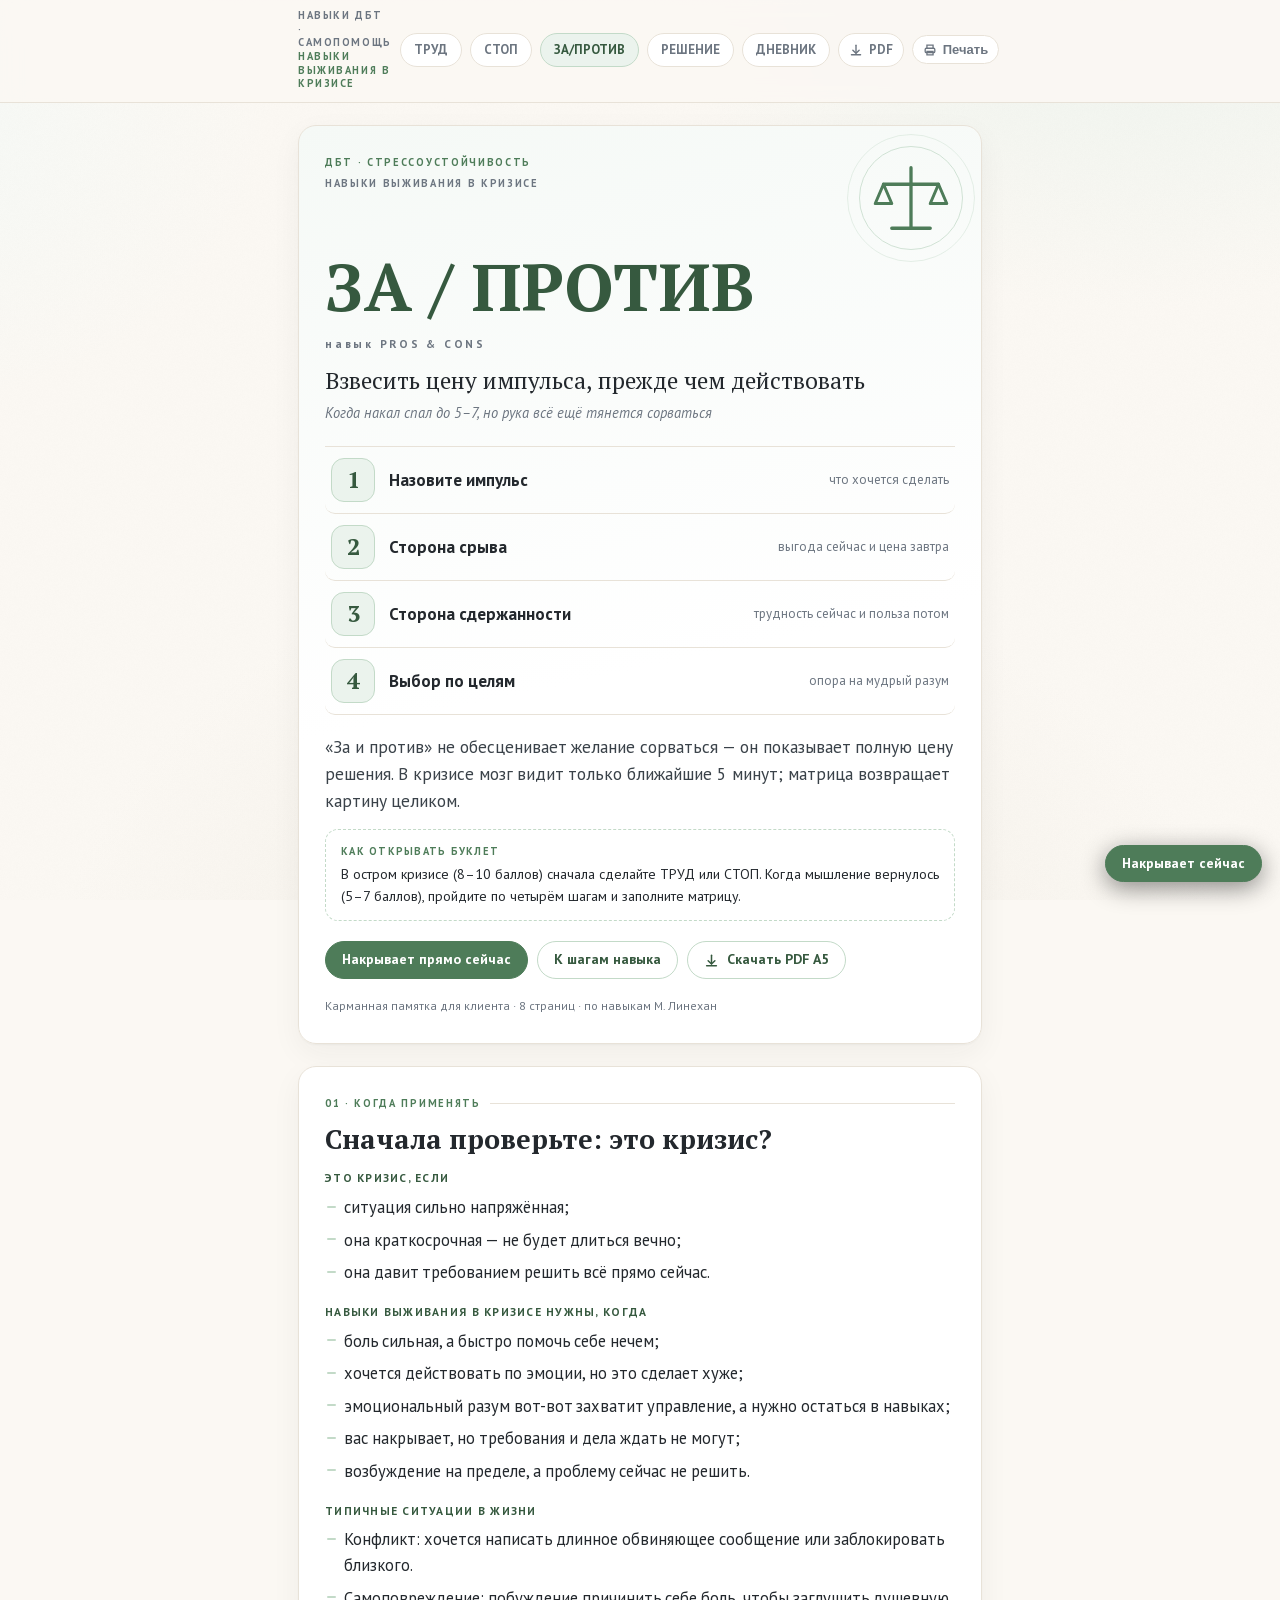
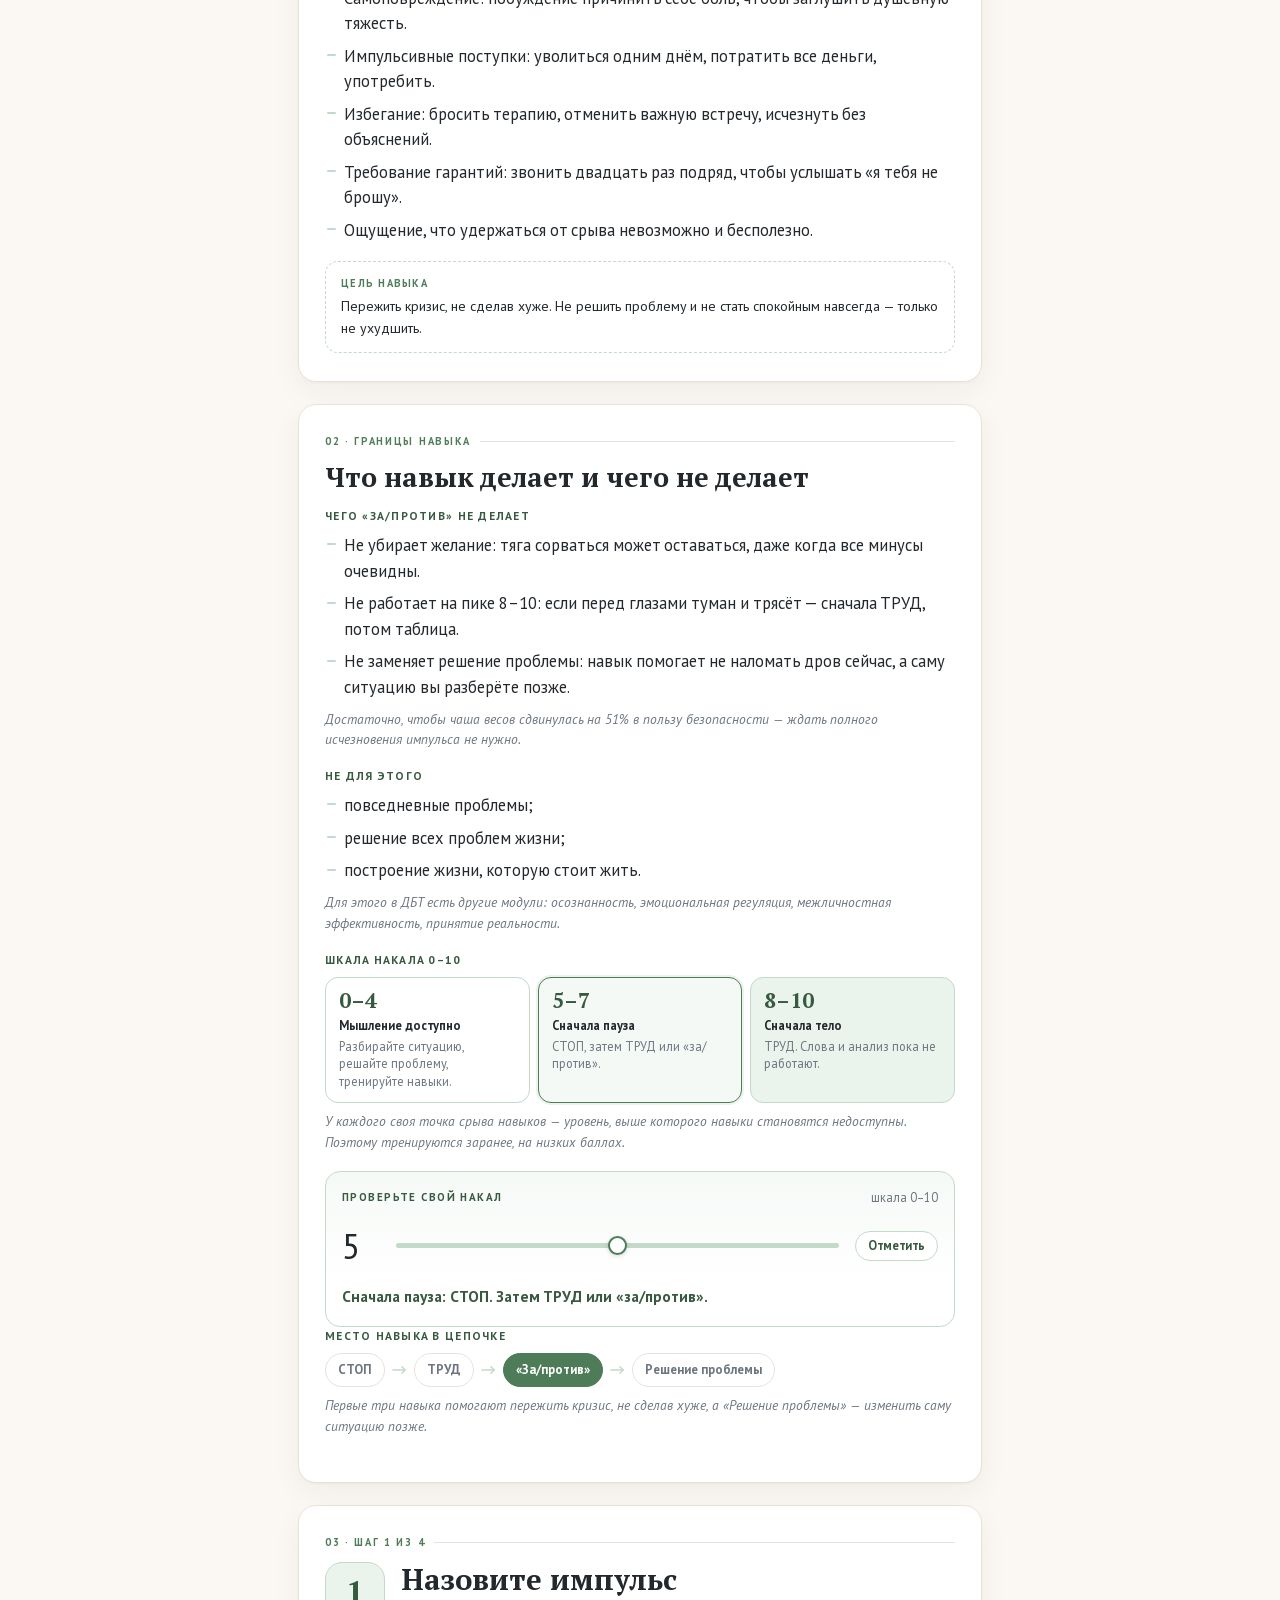
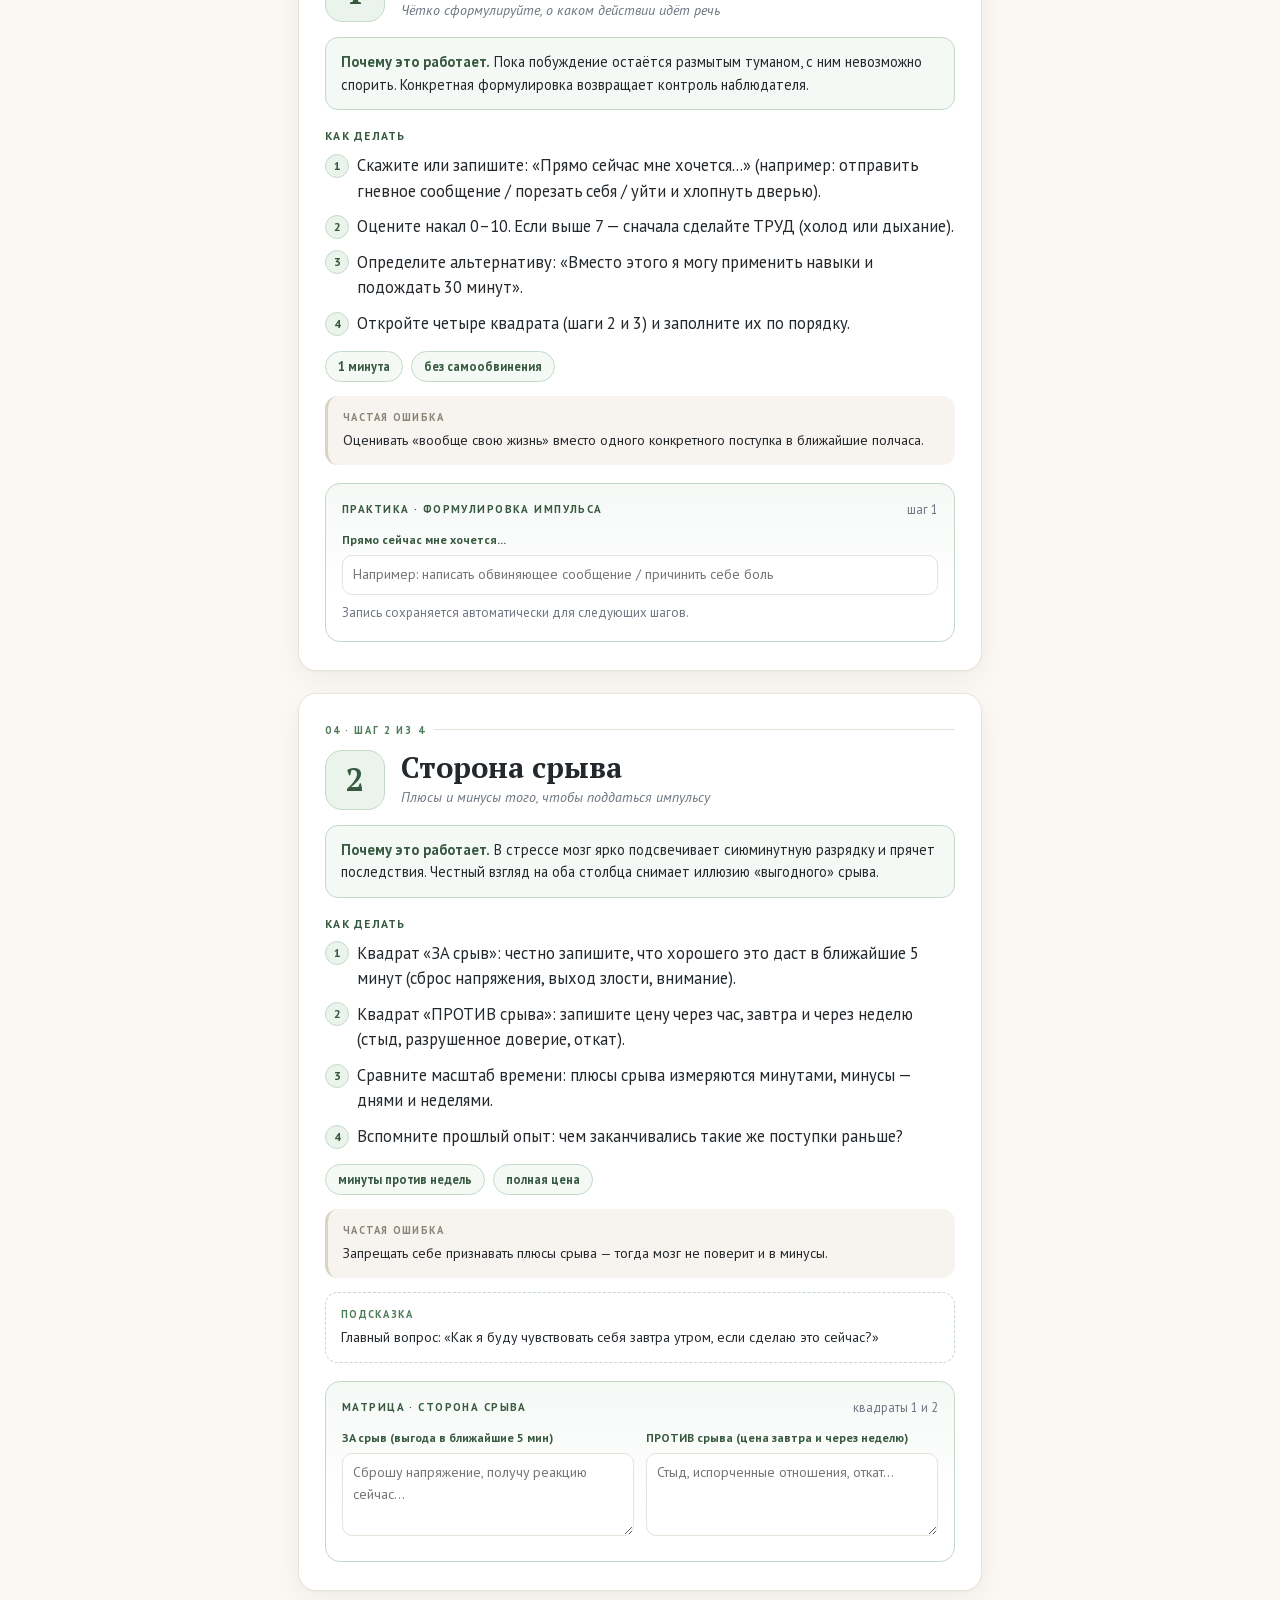
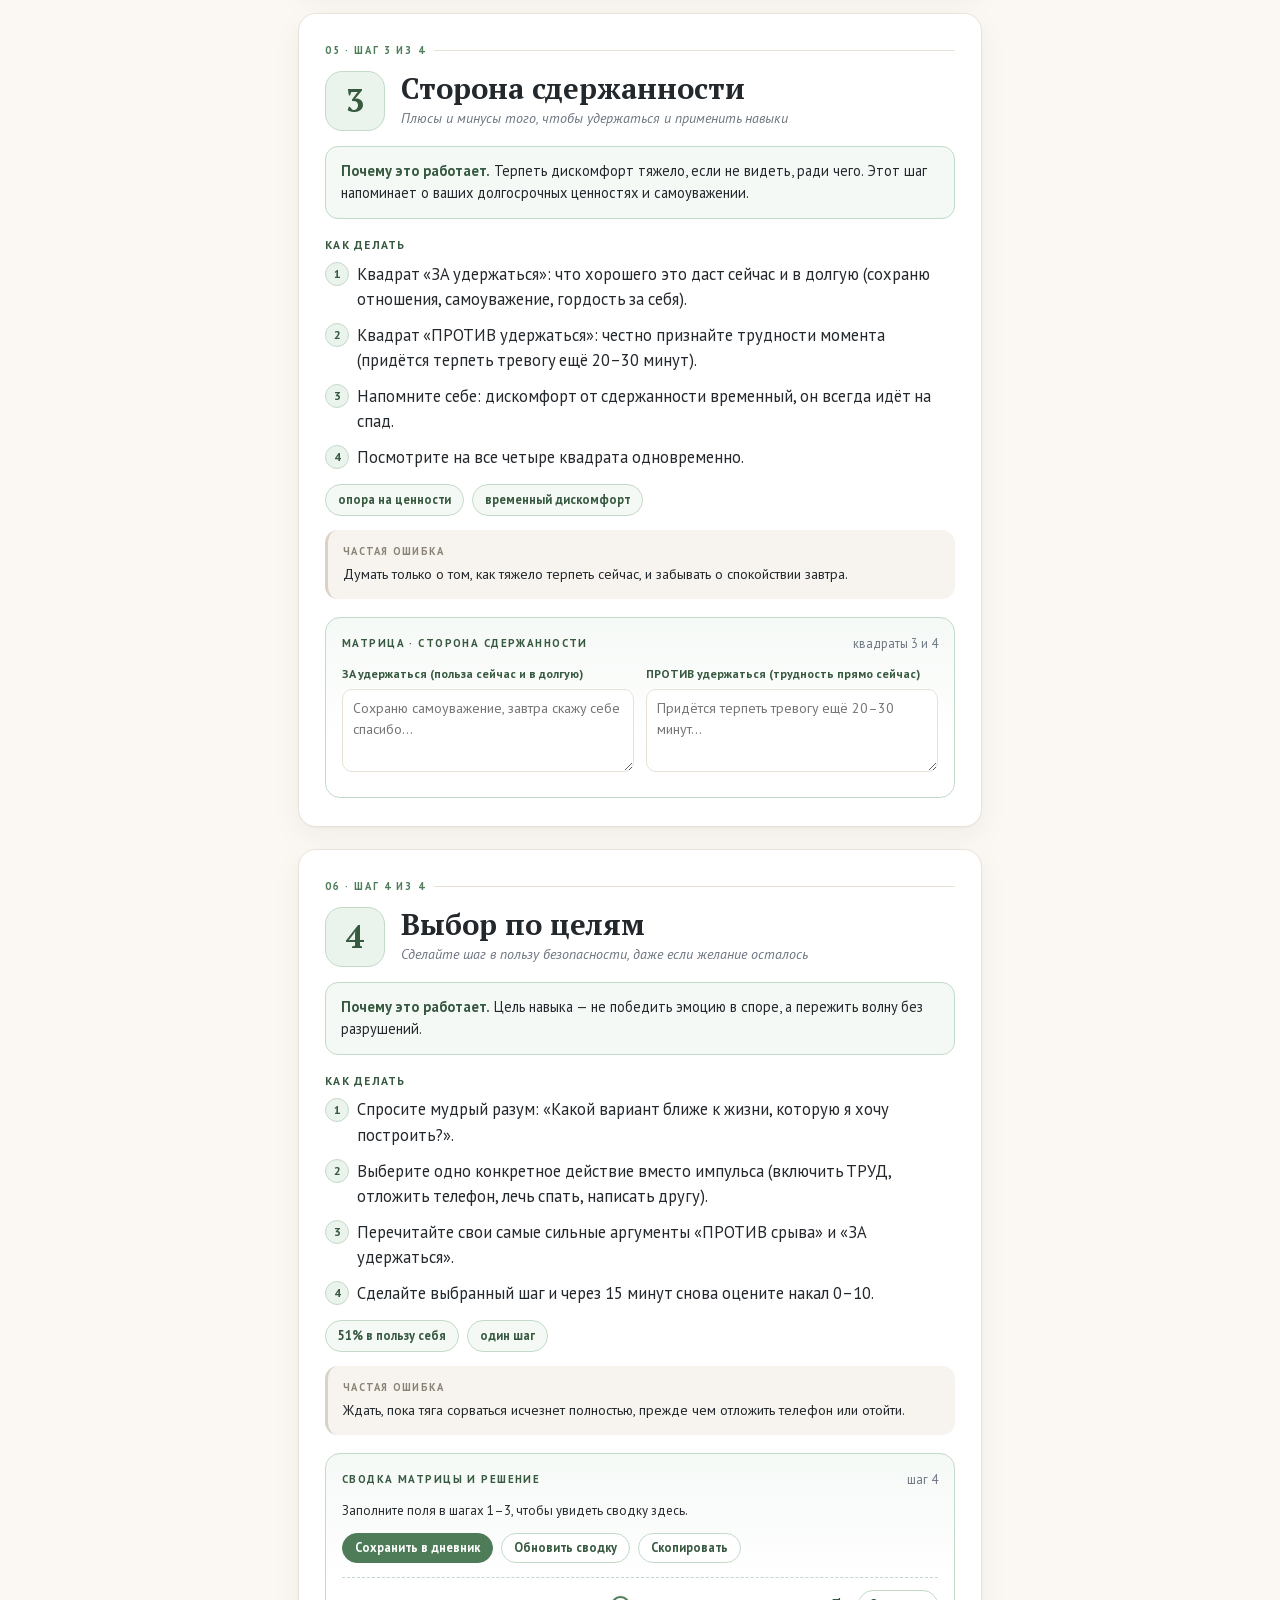
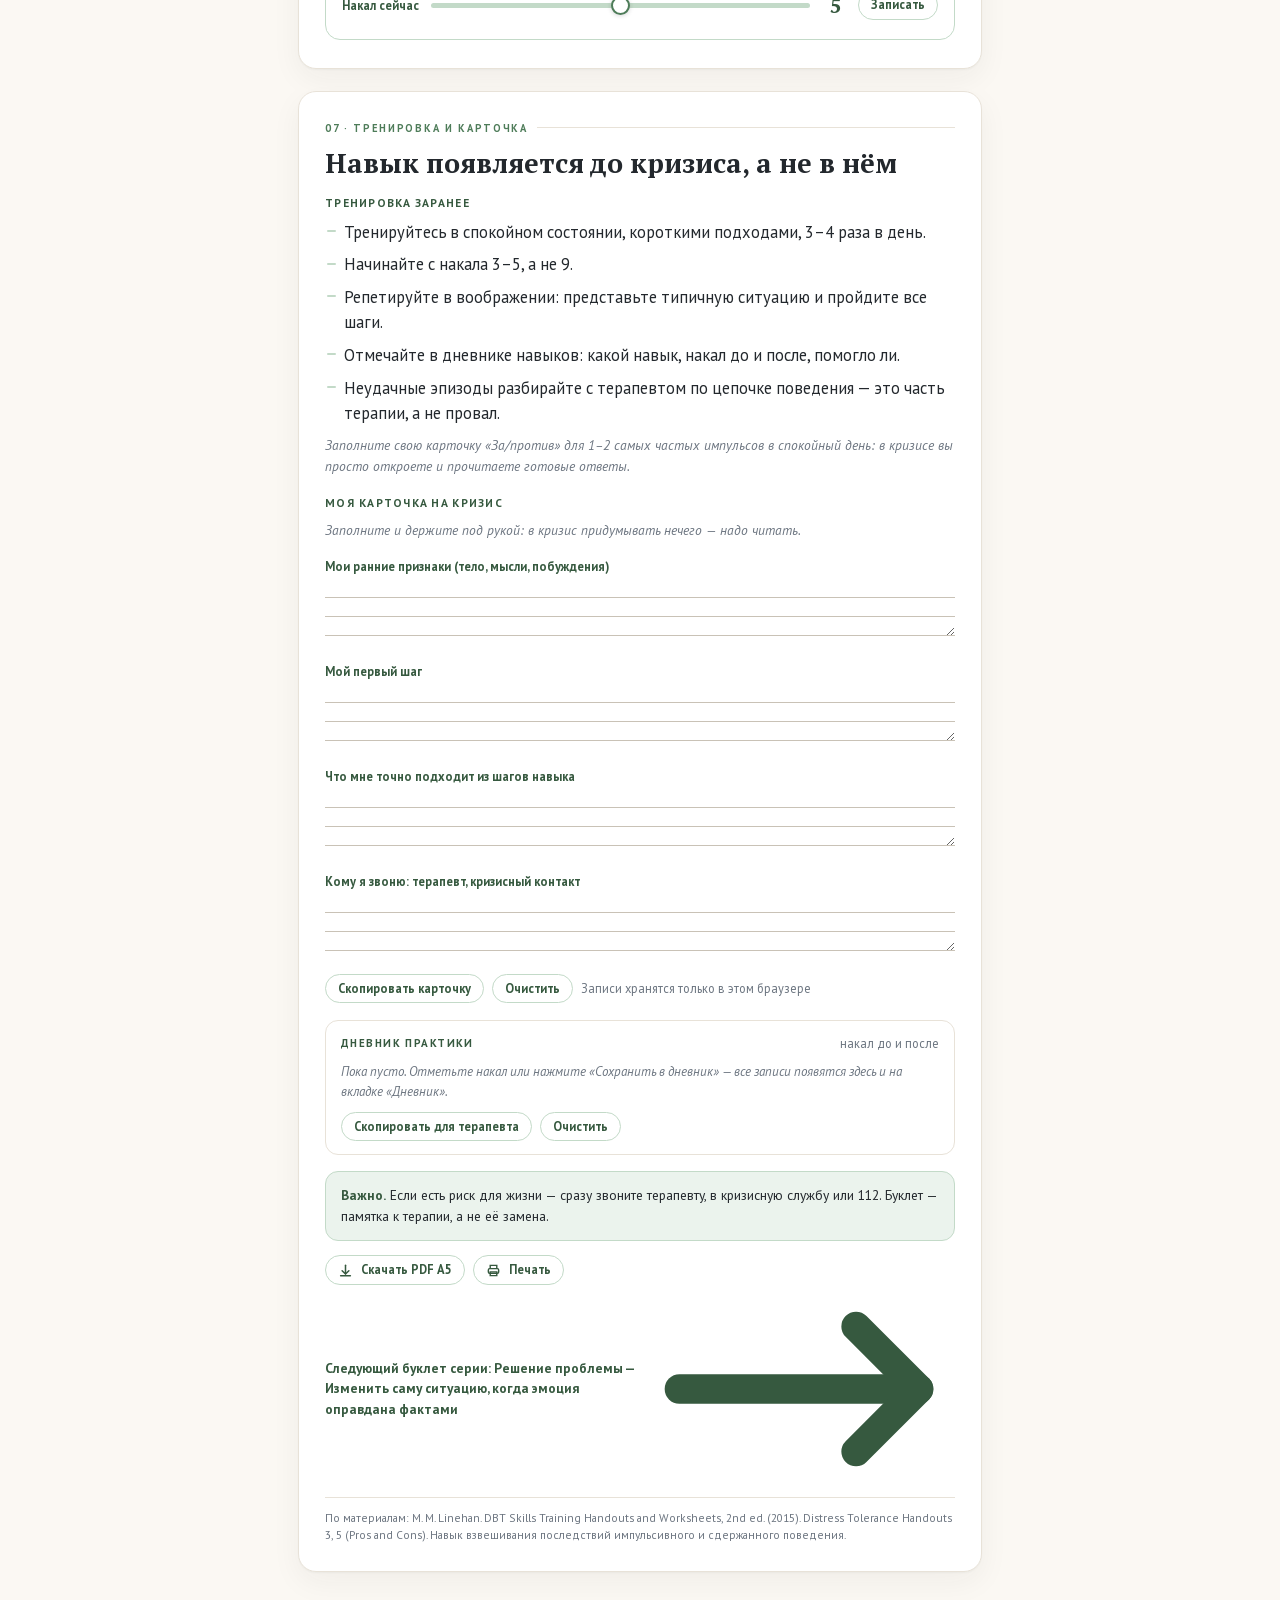
<file: pros_cons.html>
<!DOCTYPE html>
<html lang="ru">
<head>
<link rel="icon" type="image/png" href="favicon.png">
<link rel="apple-touch-icon" sizes="512x512" href="icon.png">
<link rel="manifest" href="manifest.json">
<meta name="theme-color" content="#F7F5F0" media="(prefers-color-scheme: light)">
<meta name="theme-color" content="#16191D" media="(prefers-color-scheme: dark)">
<meta name="color-scheme" content="light dark">

<meta charset="utf-8">
<meta name="viewport" content="width=device-width,initial-scale=1">
<title>«За/против» (PROS & CONS) — навык ДБТ · буклет</title>
<meta name="description" content="Взвесить цену импульса, прежде чем действовать. Навык ДБТ, модуль «Стрессоустойчивость»: ситуации, шаги, практика.">

<style>
@font-face{font-family:'PT Sans';font-style:normal;font-weight:400;font-display:swap;src:url([data-uri]) format('woff2');}
@font-face{font-family:'PT Sans';font-style:normal;font-weight:700;font-display:swap;src:url([data-uri]) format('woff2');}
@font-face{font-family:'PT Sans';font-style:italic;font-weight:400;font-display:swap;src:url([data-uri]) format('woff2');}
@font-face{font-family:'PT Serif';font-style:normal;font-weight:400;font-display:swap;src:url([data-uri]) format('woff2');}
@font-face{font-family:'PT Serif';font-style:normal;font-weight:700;font-display:swap;src:url([data-uri]) format('woff2');}
/* ============================================================
   Буклеты серии «Навыки ДБТ при ПРЛ» — единый дизайн
   Светлая палитра · PT Serif (дисплей) + PT Sans (текст/UI)
   ============================================================ */
:root{
  --paper:#FBF8F3; --card:#FFFFFF; --surface:#FFFFFF; --nav-bg:rgba(251,248,243,.9);
  --bg-glow:#F3EFE7; --ink:#23282D; --ink-2:#3A4249; --muted:#6C7580;
  --line:#E8E2D8; --line-dot:#C9C2B6; --neutral:#F7F4EF; --neutral-edge:#D9D2C6; --neutral-lbl:#8A8375;
  --ok:#4E7C59; --ok-bg:#EDF3EE; --no:#A9543B; --no-bg:#F8EDE8;
  --a-main:#4E7C59; --a-deep:#36593F; --a-mid:#C3DAC8; --a-soft:#EBF3ED; --a-tint:#F5F9F6;
  --on-main:#FFFFFF;
  --r:18px; --shadow:0 1px 2px rgba(35,40,45,.04), 0 10px 30px rgba(35,40,45,.05);
  --ease:cubic-bezier(.22,.61,.36,1);
}
@media (prefers-color-scheme: dark){
  :root{
    --paper:#15181C; --card:#1D2127; --surface:#252A32; --nav-bg:rgba(21,24,28,.88);
    --bg-glow:#1B2026; --ink:#E6E9ED; --ink-2:#C5CCD4; --muted:#8E97A3;
    --line:#2C323B; --line-dot:#3D4552; --neutral:#232830; --neutral-edge:#3A424E; --neutral-lbl:#96A0AD;
    --ok:#6BA87A; --ok-bg:#1D2E22; --no:#D6795E; --no-bg:#33201B;
    --a-main:#76AA83; --a-deep:#B8DBC0; --a-mid:#314B38; --a-soft:#223427; --a-tint:#1C2920;
    --on-main:#11161A;
    --shadow:0 1px 2px rgba(0,0,0,.25), 0 10px 30px rgba(0,0,0,.3);
  }
}


*{box-sizing:border-box}
html{-webkit-text-size-adjust:100%;scroll-behavior:smooth}
body{margin:0;background:var(--paper);color:var(--ink);
  font-family:'PT Sans','Segoe UI',system-ui,sans-serif;font-size:16.5px;line-height:1.55;
  -webkit-font-smoothing:antialiased;overflow-x:hidden}

/* ---------- фоновая среда ---------- */
body::before{content:"";position:fixed;inset:0;z-index:-2;pointer-events:none;
  background:
    radial-gradient(60vw 48vw at 88% -8%, var(--a-soft), transparent 62%),
    radial-gradient(52vw 40vw at -10% 12%, var(--a-tint), transparent 60%),
    radial-gradient(70vw 50vw at 50% 108%, var(--bg-glow), transparent 65%),
    var(--paper)}
body::after{content:"";position:fixed;inset:0;z-index:-1;pointer-events:none;opacity:.35;
  background-image:url("data:image/svg+xml;utf8,<svg xmlns='http://www.w3.org/2000/svg' width='140' height='140'><filter id='n'><feTurbulence type='fractalNoise' baseFrequency='.85' numOctaves='3'/><feColorMatrix type='saturate' values='0'/></filter><rect width='140' height='140' filter='url(%23n)' opacity='.055'/></svg>")}

.wrap{max-width:720px;margin:0 auto;padding:0 18px 90px}
a{color:var(--a-deep)}
::selection{background:var(--a-soft);color:var(--a-deep)}

/* ---------- шапка ---------- */
.nav{position:sticky;top:0;z-index:40;background:var(--nav-bg);
  backdrop-filter:blur(10px);border-bottom:1px solid var(--line)}
.nav-in{max-width:720px;margin:0 auto;padding:9px 18px;display:flex;align-items:center;gap:8px}
.nav-brand{font-size:10.5px;letter-spacing:.15em;text-transform:uppercase;color:var(--muted);
  font-weight:700;margin-right:auto;line-height:1.3;text-decoration:none}
.nav-brand span{display:block;color:var(--a-main)}
.tab{font-size:13px;font-weight:700;text-decoration:none;padding:6px 13px;border-radius:999px;
  border:1px solid var(--line);color:var(--muted);background:var(--surface);transition:.18s var(--ease);white-space:nowrap}
.tab:hover{border-color:var(--a-mid);color:var(--a-deep);transform:translateY(-1px)}
.tab.on{background:var(--a-soft);border-color:var(--a-mid);color:var(--a-deep)}
.tab.icon{padding:6px 10px;display:inline-flex;align-items:center;gap:6px}
.tab svg{width:14px;height:14px;display:block}
.progress{height:2px;background:transparent}
.progress i{display:block;height:100%;width:0;background:var(--a-main);transition:width .12s linear}

/* ---------- страницы-секции ---------- */
.page{position:relative;background:var(--card);border:1px solid var(--line);border-radius:var(--r);
  padding:28px 26px;margin:22px 0;box-shadow:var(--shadow)}
.reveal{opacity:0;transform:translateY(14px);transition:opacity .6s var(--ease),transform .6s var(--ease)}
.reveal.in{opacity:1;transform:none}
.pnum{font-size:10.5px;font-weight:700;letter-spacing:.16em;text-transform:uppercase;color:var(--a-main);
  display:flex;align-items:center;gap:9px;margin:0 0 12px}
.pnum:after{content:"";height:1px;flex:1;background:var(--line)}
h1{font-family:'PT Serif',Georgia,serif;font-weight:700;font-size:clamp(38px,10.5vw,66px);line-height:.98;
  letter-spacing:.01em;margin:12px 0 0;color:var(--a-deep)}
h2{font-family:'PT Serif',Georgia,serif;font-weight:700;font-size:27px;line-height:1.18;margin:0 0 14px}
h3{font-size:11.5px;font-weight:700;letter-spacing:.11em;text-transform:uppercase;color:var(--a-deep);margin:0 0 8px}
p{margin:0 0 10px}
.lead{font-size:17.5px;color:var(--ink-2)}
.note{font-size:13.5px;color:var(--muted);font-style:italic;margin:8px 0 0}
.eyebrow{font-size:10.5px;font-weight:700;letter-spacing:.16em;text-transform:uppercase;color:var(--a-main)}
.eyebrow.q{color:var(--muted)}

/* ---------- обложка ---------- */
.cover{background:linear-gradient(168deg,var(--a-tint),var(--card) 58%);overflow:hidden}
.cover-top{display:flex;justify-content:space-between;align-items:flex-start;gap:18px}
.seal{position:relative;width:88px;height:88px;flex:none;color:var(--a-main)}
.seal svg{position:relative;z-index:2;width:100%;height:100%;display:block}
.seal:before,.seal:after{content:"";position:absolute;inset:-8px;border-radius:50%;
  border:1px solid var(--a-mid);opacity:.75;animation:pulse 6s var(--ease) infinite}
.seal:after{inset:-20px;opacity:.4;animation-delay:1.6s}
@keyframes pulse{0%,100%{transform:scale(.94);opacity:.25}50%{transform:scale(1.04);opacity:.7}}
.latin{font-size:11.5px;font-weight:700;letter-spacing:.24em;color:var(--muted);margin-top:16px}
.tagline{font-family:'PT Serif',Georgia,serif;font-size:23px;line-height:1.28;margin:14px 0 6px}
.cover-note{font-size:14.5px;color:var(--muted);font-style:italic;margin:0}
.acronym{margin:22px 0 0;border-top:1px solid var(--line)}
.arow{display:grid;grid-template-columns:44px 1fr auto;align-items:center;gap:14px;width:100%;
  padding:11px 6px;border:0;border-bottom:1px solid var(--line);background:transparent;cursor:pointer;
  font:inherit;color:inherit;text-align:left;transition:.2s var(--ease);border-radius:10px}
.arow:hover{background:var(--a-tint);transform:translateX(3px)}
.arow .bl{width:44px;height:44px;border-radius:13px;background:var(--a-soft);border:1px solid var(--a-mid);
  color:var(--a-deep);font-family:'PT Serif',Georgia,serif;font-weight:700;font-size:23px;
  display:flex;align-items:center;justify-content:center;transition:.2s var(--ease)}
.arow:hover .bl{background:var(--a-main);border-color:var(--a-main);color:var(--on-main)}
.arow .nm{font-weight:700;font-size:17px}
.arow .hint{font-size:13px;color:var(--muted);text-align:right}
.cover-cta{display:flex;flex-wrap:wrap;gap:9px;margin:20px 0 0}
.cover-foot{margin-top:18px;font-size:12px;color:var(--muted)}

/* ---------- кнопки ---------- */
.btn{font:inherit;font-size:14px;font-weight:700;padding:9px 16px;border-radius:999px;cursor:pointer;
  border:1px solid var(--a-main, #4E7C59);background:var(--a-main, #4E7C59);color:var(--on-main, #fff);transition:.18s var(--ease);
  display:inline-flex;align-items:center;gap:8px;text-decoration:none;line-height:1.25}
.btn:hover{background:var(--a-deep);border-color:var(--a-deep);transform:translateY(-1px)}
.btn:active{transform:translateY(0)}
.btn.ghost{background:var(--surface);color:var(--a-deep);border-color:var(--a-mid)}
.btn.ghost:hover{background:var(--a-soft);border-color:var(--a-main);color:var(--a-deep)}
.btn.sm{font-size:12.5px;padding:6px 12px}
.btn[disabled]{opacity:.45;cursor:not-allowed;transform:none}
.btn svg{width:15px;height:15px}
:focus-visible{outline:2px solid var(--a-main);outline-offset:2px;border-radius:6px}

/* ---------- списки и блоки ---------- */
.block{margin:0 0 17px}
.block:last-child{margin-bottom:0}
ul.dash{list-style:none;margin:0;padding:0}
ul.dash li{position:relative;padding-left:19px;margin:0 0 7px}
ul.dash li:before{content:"";position:absolute;left:2px;top:.62em;width:9px;height:2px;
  border-radius:2px;background:var(--a-mid)}
ol.how{list-style:none;margin:0;padding:0;counter-reset:s}
ol.how li{counter-increment:s;position:relative;padding-left:32px;margin:0 0 10px}
ol.how li:before{content:counter(s);position:absolute;left:0;top:.05em;width:22px;height:22px;border-radius:50%;
  background:var(--a-soft);border:1px solid var(--a-mid);color:var(--a-deep);
  font-size:12px;font-weight:700;display:flex;align-items:center;justify-content:center;line-height:1}

/* ---------- шаг ---------- */
.step-head{display:flex;gap:16px;align-items:flex-start;margin-bottom:15px}
.step-head .bl{width:60px;height:60px;flex:none;border-radius:17px;background:var(--a-soft);
  border:1px solid var(--a-mid);color:var(--a-deep);font-family:'PT Serif',Georgia,serif;font-weight:700;
  font-size:32px;display:flex;align-items:center;justify-content:center}
.step-name{font-family:'PT Serif',Georgia,serif;font-weight:700;font-size:29px;line-height:1.08;margin:2px 0 4px}
.step-tag{font-size:14px;font-style:italic;color:var(--muted)}
.why{background:var(--a-tint);border:1px solid var(--a-mid);border-radius:13px;padding:13px 15px;
  font-size:14.5px;margin:0 0 17px}
.why b{color:var(--a-deep)}
.chips{display:flex;flex-wrap:wrap;gap:8px;margin:14px 0 0}
.chip{font-size:12.5px;font-weight:700;padding:5px 12px;border-radius:999px;
  background:var(--a-tint);border:1px solid var(--a-mid);color:var(--a-deep)}
.box{border-radius:13px;padding:13px 15px;margin:14px 0 0;font-size:14px}
.box .lbl{display:block;font-size:10.5px;font-weight:700;letter-spacing:.12em;text-transform:uppercase;margin-bottom:5px}
.box.mistake{background:var(--neutral);border-left:3px solid var(--neutral-edge)}
.box.mistake .lbl{color:var(--neutral-lbl)}
.box.warn{background:var(--a-soft);border-left:3px solid var(--a-main)}
.box.warn .lbl{color:var(--a-deep)}
.box.tip{background:var(--surface);border:1px dashed var(--a-mid)}
.box.tip .lbl{color:var(--a-main)}

/* ---------- шкала ---------- */
.scale{display:grid;grid-template-columns:repeat(3,1fr);gap:8px;margin:0 0 8px}
.zone{border-radius:13px;padding:12px 13px;border:1px solid var(--a-mid);transition:.25s var(--ease)}
.zone:nth-child(1){background:var(--surface)}
.zone:nth-child(2){background:var(--a-tint)}
.zone:nth-child(3){background:var(--a-soft)}
.zone.hot{border-color:var(--a-main);box-shadow:0 0 0 2px var(--a-soft)}
.zone .rng{font-family:'PT Serif',Georgia,serif;font-weight:700;font-size:21px;color:var(--a-deep);line-height:1}
.zone .zt{font-size:12.5px;font-weight:700;margin:5px 0 3px}
.zone .zd{font-size:12.5px;color:var(--muted);line-height:1.4}
.chain{display:flex;flex-wrap:wrap;align-items:center;gap:7px;margin:0 0 6px}
.pill{font-size:13px;font-weight:700;padding:6px 12px;border-radius:999px;border:1px solid var(--line);
  background:var(--surface);color:var(--muted)}
.pill.on{background:var(--a-main);border-color:var(--a-main);color:var(--on-main)}
.arrow{color:var(--a-mid);font-weight:700;display:inline-flex}
.arrow svg{width:15px;height:10px}

/* ---------- интерактивная практика ---------- */
.tool{margin:18px 0 0;border:1px solid var(--a-mid);border-radius:15px;background:
  linear-gradient(180deg,var(--a-tint),var(--card) 70%);padding:16px 16px 18px}
.tool-head{display:flex;align-items:center;gap:10px;margin-bottom:12px;flex-wrap:wrap}
.tool-title{font-size:11px;font-weight:700;letter-spacing:.13em;text-transform:uppercase;color:var(--a-deep)}
.tool-sub{font-size:12.5px;color:var(--muted);margin-left:auto}
.tool-body{display:flex;gap:18px;align-items:center;flex-wrap:wrap}
.dial{position:relative;width:132px;height:132px;flex:none;cursor:pointer;border-radius:50%;user-select:none;transition:transform .16s var(--ease)}
.dial:hover{transform:scale(1.03)}
.dial:active{transform:scale(.97)}
.dial svg{width:100%;height:100%;transform:rotate(-90deg)}
.dial .trk{fill:none;stroke:var(--a-mid);stroke-width:7;opacity:.55}
.dial .bar{fill:none;stroke:var(--a-main);stroke-width:7;stroke-linecap:round;
  transition:stroke-dashoffset .25s linear}
.dial .mid{position:absolute;inset:0;display:flex;flex-direction:column;align-items:center;justify-content:center;gap:2px}
.dial .val{font-family:'PT Serif',Georgia,serif;font-weight:700;font-size:34px;color:var(--a-deep);line-height:1;
  font-variant-numeric:tabular-nums}
.dial .unit{font-size:10.5px;letter-spacing:.12em;text-transform:uppercase;color:var(--muted);font-weight:700}
.tool-side{flex:1;min-width:210px}
.phase{font-size:15.5px;font-weight:700;color:var(--a-deep);min-height:1.5em}
.phase.q{color:var(--muted);font-weight:400;font-style:italic}
.tool-hint{font-size:13px;color:var(--muted);margin:4px 0 12px}
.ctrls{display:flex;flex-wrap:wrap;gap:8px;align-items:center}
.stepper{display:inline-flex;align-items:center;gap:0;border:1px solid var(--a-mid);border-radius:999px;
  background:var(--surface);overflow:hidden}
.stepper button{font:inherit;font-weight:700;font-size:15px;width:30px;height:30px;border:0;background:var(--surface);
  color:var(--a-deep);cursor:pointer;transition:.15s var(--ease)}
.stepper button:hover{background:var(--a-soft)}
.stepper .sv{min-width:56px;text-align:center;font-size:13px;font-weight:700;color:var(--ink);
  font-variant-numeric:tabular-nums}
.pick{display:flex;flex-wrap:wrap;gap:6px;margin:0 0 12px}
.pick button{font:inherit;font-size:12.5px;padding:5px 11px;border-radius:999px;cursor:pointer;
  border:1px solid var(--line);background:var(--surface);color:var(--muted);transition:.15s var(--ease)}
.pick button:hover{border-color:var(--a-mid);color:var(--a-deep)}
.pick button[aria-pressed="true"]{background:var(--a-main);border-color:var(--a-main);color:var(--on-main)}
.rate{display:flex;align-items:center;gap:10px;margin:14px 0 0;padding-top:12px;border-top:1px dashed var(--a-mid);
  flex-wrap:wrap}
.rate .rl{font-size:12.5px;font-weight:700;color:var(--a-deep)}
.rate input[type=range]{flex:1;min-width:130px}
.rate .rv{font-family:'PT Serif',Georgia,serif;font-weight:700;font-size:20px;color:var(--a-deep);
  min-width:26px;text-align:center;font-variant-numeric:tabular-nums}
input[type=range]{-webkit-appearance:none;appearance:none;height:22px;background:transparent;cursor:pointer}
input[type=range]::-webkit-slider-runnable-track{height:5px;border-radius:3px;background:var(--a-mid)}
input[type=range]::-moz-range-track{height:5px;border-radius:3px;background:var(--a-mid)}
input[type=range]::-webkit-slider-thumb{-webkit-appearance:none;width:19px;height:19px;border-radius:50%;
  background:var(--surface);border:2px solid var(--a-main);margin-top:-7px;box-shadow:0 1px 4px rgba(35,40,45,.18);transition:.15s}
input[type=range]::-moz-range-thumb{width:17px;height:17px;border-radius:50%;background:var(--surface);
  border:2px solid var(--a-main);box-shadow:0 1px 4px rgba(35,40,45,.18)}
input[type=range]:hover::-webkit-slider-thumb{transform:scale(1.1)}

/* дыхательный ритм */
.breath{position:relative;width:132px;height:132px;flex:none;display:flex;align-items:center;justify-content:center;cursor:pointer;border-radius:50%;user-select:none;transition:transform .16s var(--ease)}
.breath:hover{transform:scale(1.03)}
.breath:active{transform:scale(.97)}
.breath .orb{position:absolute;width:112px;height:112px;border-radius:50%;
  background:radial-gradient(circle at 38% 32%, var(--surface), var(--a-soft) 62%, var(--a-mid));
  border:1px solid var(--a-mid);transform:scale(.62);transition:transform 5s cubic-bezier(.37,0,.63,1)}
.breath .ring{position:absolute;inset:0;border-radius:50%;border:1px dashed var(--a-mid);opacity:.7}
.breath .cnt{position:relative;z-index:2;font-family:'PT Serif',Georgia,serif;font-weight:700;font-size:30px;
  color:var(--a-deep);font-variant-numeric:tabular-nums}
.muscles{display:flex;flex-wrap:wrap;gap:5px;margin:10px 0 0}
.muscles span{font-size:11.5px;padding:3px 9px;border-radius:999px;border:1px solid var(--line);
  background:var(--surface);color:var(--muted)}
.muscles span.done{background:var(--a-soft);border-color:var(--a-mid);color:var(--a-deep)}
.muscles span.now{background:var(--a-main);border-color:var(--a-main);color:var(--on-main)}
.bar-track{height:6px;border-radius:3px;background:var(--a-mid);opacity:.5;overflow:hidden;margin:10px 0 0}
.bar-track i{display:block;height:100%;width:0;background:var(--a-main);border-radius:3px}

/* наблюдение: факт / мысль */
.sorter{margin:6px 0 0}
.sort-row{display:flex;gap:10px;align-items:center;justify-content:space-between;padding:9px 0;
  border-bottom:1px dashed var(--a-mid);flex-wrap:wrap}
.sort-row .txt{font-size:14px;flex:1;min-width:180px}
.sort-row .acts{display:flex;gap:6px}
.sort-row .acts button{font:inherit;font-size:12.5px;font-weight:700;padding:5px 12px;border-radius:999px;
  border:1px solid var(--line);background:var(--surface);color:var(--muted);cursor:pointer;transition:.15s var(--ease)}
.sort-row .acts button:hover{border-color:var(--a-mid);color:var(--a-deep)}
.sort-row.right .txt{color:var(--ok)}
.sort-row.wrong .txt{color:var(--no)}
.sort-fb{font-size:12.5px;width:100%;color:var(--muted);font-style:italic}
.sort-row.right .sort-fb{color:var(--ok)}
.sort-row.wrong .sort-fb{color:var(--no)}
.fields{display:grid;grid-template-columns:1fr 1fr;gap:12px;margin:12px 0 0}
.field label{display:block;font-size:12px;font-weight:700;color:var(--a-deep);margin-bottom:5px}
.field input,.field textarea{width:100%;font:inherit;font-size:14px;padding:8px 10px;border-radius:10px;
  border:1px solid var(--line);background:var(--surface);color:var(--ink);resize:vertical}
.field input:focus,.field textarea:focus{border-color:var(--a-main);outline:none;box-shadow:0 0 0 3px var(--a-soft)}

/* ---------- решение проблемы: мозговой штурм и чек-лист ---------- */
.ps-checks{display:flex;flex-direction:column;gap:8px;margin-top:10px}
.ps-chk{display:flex;align-items:center;gap:9px;font-size:13.5px;color:var(--ink);cursor:pointer}
.ps-chk input{accent-color:var(--a-main);width:16px;height:16px;cursor:pointer}
.ps-warn{margin-top:10px;padding:9px 12px;border-radius:10px;background:var(--a-soft);color:var(--a-deep);font-size:13px;display:none}
.ps-warn.on{display:block}
.idea-list{display:flex;flex-direction:column;gap:7px;margin:12px 0 0}
.idea-item{display:flex;align-items:center;gap:10px;padding:8px 11px;border-radius:11px;border:1px solid var(--line);background:var(--surface);cursor:pointer;transition:.15s var(--ease)}
.idea-item.picked{border-color:var(--a-main);background:var(--a-soft)}
.idea-item input[type=checkbox]{accent-color:var(--a-main);width:16px;height:16px;cursor:pointer}
.idea-item span{flex:1;font-size:14px}
.idea-item .del{background:none;border:0;color:var(--muted);cursor:pointer;font-size:17px;padding:0 4px;line-height:1}
.idea-item .del:hover{color:var(--no)}


/* ---------- карточка и дневник ---------- */
.fill{margin:0 0 15px}
.fill .fl{font-size:12.5px;font-weight:700;color:var(--a-deep);margin-bottom:6px}
.fill textarea{width:100%;font:inherit;font-size:14.5px;line-height:19px;min-height:57px;padding:0 2px;
  border:0;border-radius:0;background:
    repeating-linear-gradient(to bottom,transparent 0 18px,var(--line-dot) 18px 19px);
  background-attachment:local;color:var(--ink);resize:vertical}
.fill textarea:focus{outline:none;background:
    repeating-linear-gradient(to bottom,transparent 0 18px,var(--a-main) 18px 19px)}
.safety{margin:16px 0 0;padding:13px 15px;border-radius:13px;background:var(--a-soft);
  border:1px solid var(--a-mid);font-size:13.5px}
.safety b{color:var(--a-deep)}
.sources{margin:16px 0 0;padding-top:12px;border-top:1px solid var(--line);font-size:11.5px;
  color:var(--muted);line-height:1.45}
.xlink{display:inline-flex;align-items:center;gap:7px;margin-top:12px;font-size:13.5px;font-weight:700;
  text-decoration:none;color:var(--a-deep)}
.xlink:hover{gap:11px}
.log{margin:14px 0 0;border:1px solid var(--line);border-radius:13px;background:var(--surface);padding:13px 15px}
.log-list{list-style:none;margin:8px 0 0;padding:0;font-size:13px;max-height:190px;overflow:auto}
.log-list li{display:flex;gap:10px;padding:6px 0;border-bottom:1px dashed var(--line);flex-wrap:wrap}
.log-list li:last-child{border-bottom:0}
.log-list .t{color:var(--muted);font-variant-numeric:tabular-nums;font-size:12px}
.log-list .d{margin-left:auto;font-weight:700;color:var(--a-deep)}
.log-empty{font-size:13px;color:var(--muted);font-style:italic;margin:8px 0 0}
.saved{font-size:12px;color:var(--ok);opacity:0;transition:.3s;margin-left:8px}
.saved.on{opacity:1}

/* ---------- браузер БД: страница «Дневник» ---------- */
.db-stats{display:grid;grid-template-columns:repeat(3,1fr);gap:10px;margin:16px 0 0}
.db-stat{padding:12px 14px;border-radius:14px;background:var(--a-tint);border:1px solid var(--a-mid)}
.db-stat .num{font-family:'PT Serif',Georgia,serif;font-weight:700;font-size:24px;color:var(--a-deep);line-height:1.1}
.db-stat .lbl{font-size:12px;color:var(--muted);margin-top:3px}
.db-bar{display:flex;flex-wrap:wrap;gap:8px;margin:0 0 12px;align-items:center}
.db-search{flex:1;min-width:190px;font:inherit;font-size:14px;padding:8px 14px;border-radius:999px;
  border:1px solid var(--line);background:var(--surface);color:var(--ink)}
.db-date{font:inherit;font-size:13.5px;padding:7px 12px;border-radius:999px;
  border:1px solid var(--line);background:var(--surface);color:var(--ink)}
.db-search:focus,.db-date:focus{border-color:var(--a-main);outline:none;box-shadow:0 0 0 3px var(--a-soft)}
.db-chips{display:flex;flex-wrap:wrap;gap:6px;margin:0 0 16px}
.db-chip{font:inherit;font-size:12.5px;font-weight:700;padding:5px 12px;border-radius:999px;cursor:pointer;
  border:1px solid var(--line);background:var(--surface);color:var(--muted);transition:.15s var(--ease)}
.db-chip:hover{border-color:var(--a-mid);color:var(--a-deep)}
.db-chip.on{background:var(--a-main);border-color:var(--a-main);color:var(--on-main)}
.db-day{margin:20px 0 0}
.db-day:first-child{margin-top:0}
.db-day-head{font-size:11.5px;font-weight:700;letter-spacing:.12em;text-transform:uppercase;color:var(--a-deep);
  padding-bottom:6px;border-bottom:1px solid var(--line);margin-bottom:10px;display:flex;justify-content:space-between}
.db-item{border:1px solid var(--line);border-radius:14px;background:var(--surface);padding:12px 14px;margin-bottom:9px}
.db-item-top{display:flex;align-items:center;gap:8px;flex-wrap:wrap}
.db-tag{font-size:11px;font-weight:700;letter-spacing:.08em;text-transform:uppercase;padding:3px 9px;border-radius:999px}
.db-tag.trud{background:#E8F2F4;color:#1E5765}
.db-tag.stop{background:#FBEBE1;color:#8A4526}
.db-tag.pros_cons{background:#EBF3ED;color:#36593F}
.db-tag.problem_solving{background:#EBF1F8;color:#2F4666}
@media (prefers-color-scheme: dark){
  .db-tag.trud{background:#1F343A;color:#A7DCE7}
  .db-tag.stop{background:#3A241C;color:#F2C0AA}
  .db-tag.pros_cons{background:#223427;color:#B8DBC0}
  .db-tag.problem_solving{background:#212E40;color:#B8D1F0}
}
.db-time{font-size:12px;color:var(--muted);font-variant-numeric:tabular-nums}
.db-title{font-weight:700;font-size:14.5px;color:var(--ink)}
.db-rate{margin-left:auto;font-weight:700;font-size:13px;color:var(--a-deep);background:var(--a-tint);
  padding:2px 9px;border-radius:999px;border:1px solid var(--a-mid)}
.db-del{background:none;border:0;color:var(--muted);cursor:pointer;font-size:17px;padding:0 4px;line-height:1}
.db-del:hover{color:var(--no)}
.db-details{margin-top:8px;padding-top:8px;border-top:1px dashed var(--line);font-size:13.5px;color:var(--ink-2);
  white-space:pre-line;line-height:1.48}
.db-chk{accent-color:var(--a-main);width:16px;height:16px;cursor:pointer;flex:none}
.db-item.sel{border-color:var(--a-main);background:var(--a-tint)}
.db-copy-one{background:none;border:0;color:var(--muted);cursor:pointer;font-size:12.5px;font-weight:700;padding:2px 6px;border-radius:6px}
.db-copy-one:hover{color:var(--a-deep);background:var(--a-soft)}
.db-sel-bar{display:none;align-items:center;gap:8px;flex-wrap:wrap;padding:10px 14px;margin:0 0 14px;
  border-radius:13px;background:var(--a-soft);border:1px solid var(--a-mid)}
.db-sel-bar.on{display:flex}
.db-sel-cnt{font-size:13px;font-weight:700;color:var(--a-deep);margin-right:auto}
@media (max-width:560px){.db-stats{grid-template-columns:1fr}}

/* ---------- панель «накрывает сейчас» ---------- */
.sos-btn{position:fixed;right:18px;bottom:18px;z-index:45;
  background:var(--a-main, #4E7C59)!important;color:var(--on-main, #fff)!important;
  box-shadow:0 6px 24px rgba(0,0,0,.45), 0 0 0 2px var(--paper)}

.sos{position:fixed;inset:0;z-index:60;display:none;align-items:center;justify-content:center;padding:18px;
  background:rgba(15,18,22,.55);backdrop-filter:blur(3px)}
.sos.on{display:flex}
.sos-card{width:min(520px,100%);max-height:88vh;overflow:auto;background:var(--card);border:1px solid var(--a-mid);
  border-radius:20px;padding:22px;box-shadow:0 24px 60px rgba(35,40,45,.25);animation:pop .28s var(--ease)}
@keyframes pop{from{opacity:0;transform:translateY(12px) scale(.98)}to{opacity:1;transform:none}}
.sos-card h2{font-size:23px;margin-bottom:6px}
.sos-steps{display:grid;gap:9px;margin:16px 0 0}
.sos-step{display:flex;gap:13px;align-items:center;padding:12px 14px;border-radius:14px;border:1px solid var(--line);
  background:var(--surface);cursor:pointer;font:inherit;text-align:left;transition:.18s var(--ease);width:100%}
.sos-step:hover{border-color:var(--a-main);background:var(--a-tint);transform:translateX(3px)}
.sos-step .bl{width:38px;height:38px;flex:none;border-radius:11px;background:var(--a-soft);border:1px solid var(--a-mid);
  color:var(--a-deep);font-family:'PT Serif',Georgia,serif;font-weight:700;font-size:20px;
  display:flex;align-items:center;justify-content:center}
.sos-step .nm{font-weight:700;font-size:15px}
.sos-step .ds{font-size:12.5px;color:var(--muted)}
.sos-close{position:absolute;top:16px;right:16px;z-index:2}
.sos-wrap{position:relative;width:min(520px,100%)}

/* ---------- служебное ---------- */
.toast{position:fixed;left:50%;bottom:24px;transform:translate(-50%,14px);z-index:70;background:#2A3038;
  color:#F4F6F8;font-size:13.5px;padding:10px 16px;border-radius:999px;opacity:0;pointer-events:none;
  transition:.28s var(--ease)}
.toast.on{opacity:1;transform:translate(-50%,0)}
.printonly{display:none}

/* ---------- адаптив ---------- */
@media (max-width:560px){
  body{font-size:16px}
  .wrap{padding:0 13px 96px}
  .page{padding:22px 18px;border-radius:15px}
  h2{font-size:23px}
  .step-name{font-size:24px}
  .scale{grid-template-columns:1fr}
  .fields{grid-template-columns:1fr}
  .arow{grid-template-columns:40px 1fr;row-gap:2px}
  .arow .hint{grid-column:2;text-align:left}
  .nav-in{flex-wrap:wrap;justify-content:flex-start;gap:5px;padding:8px 13px;overflow-x:auto}
  .nav-brand{width:100%;font-size:11px;display:block;padding:4px 2px 6px;margin-bottom:2px;
    border-bottom:1px solid var(--line);text-decoration:none}
  .nav-brand span{font-size:12px;margin-top:2px}
  .tab{font-size:11.5px;padding:5px 9px}
  .nav-in .tab.icon{display:none}
  .dial,.breath{width:112px;height:112px;margin:0 auto}
  .breath .orb{width:96px;height:96px}
  .tool-body{gap:14px}
  .sos-btn{right:12px;bottom:12px}
}
@media (prefers-reduced-motion:reduce){
  html{scroll-behavior:auto}
  *,*:before,*:after{animation-duration:.001ms!important;animation-iteration-count:1!important;
    transition-duration:.001ms!important}
  .reveal{opacity:1;transform:none}
}

/* ---------- печать: A5, 8 страниц ---------- */
@page{size:A5;margin:11mm 12mm}
@media print{
  :root{
    --paper:#FFFFFF!important; --card:#FFFFFF!important; --surface:#FFFFFF!important;
    --ink:#23282D!important; --ink-2:#3A4249!important; --muted:#6C7580!important;
    --line:#E8E2D8!important; --line-dot:#C9C2B6!important; --neutral:#F7F4EF!important;
    --neutral-edge:#D9D2C6!important; --neutral-lbl:#8A8375!important;
    --a-main:#4E7C59!important; --a-deep:#36593F!important;
    --a-mid:#C3DAC8!important; --a-soft:#EBF3ED!important; --a-tint:#F5F9F6!important;
  }
  body{background:var(--surface);font-size:9.6pt;line-height:1.42}
  body::before,body::after{display:none}
  .nav,.noprint,.sos,.sos-btn,.toast,.tool,.log{display:none!important}
  .printonly{display:block}
  .wrap{max-width:none;padding:0;margin:0}
  .page{border:0;border-radius:0;box-shadow:none;margin:0;padding:0;background:var(--surface);
    break-after:page;page-break-after:always}
  .page:last-child{break-after:auto;page-break-after:auto}
  .reveal{opacity:1!important;transform:none!important}
  h1{font-size:46pt} h2{font-size:15.5pt;margin-bottom:7pt} h3{font-size:8pt;margin-bottom:4pt}
  .lead{font-size:10.5pt} .tagline{font-size:13pt} .cover-note{font-size:9.5pt}
  .pnum{font-size:7.5pt;margin-bottom:6pt}
  .block{margin-bottom:9pt}
  ul.dash li{margin-bottom:3pt;padding-left:12pt}
  ol.how li{margin-bottom:5pt;padding-left:20pt}
  ol.how li:before{width:14pt;height:14pt;font-size:7.5pt}
  .step-head{margin-bottom:9pt}
  .step-head .bl{width:40pt;height:40pt;font-size:22pt;border-radius:11pt}
  .step-name{font-size:18pt} .step-tag{font-size:9.5pt}
  .why{font-size:9.3pt;padding:8pt 10pt;margin-bottom:9pt}
  .box{font-size:9pt;padding:8pt 10pt;margin-top:9pt}
  .chip{font-size:8.5pt} .note{font-size:8.7pt}
  .arow{padding:7pt 0;cursor:default} .arow .bl{width:30pt;height:30pt;font-size:16pt}
  .arow .nm{font-size:11.5pt} .arow .hint{font-size:9pt}
  .zone{padding:8pt 9pt} .zone .rng{font-size:14pt} .zone .zt,.zone .zd{font-size:8.5pt}
  .fill{margin-bottom:9pt}
  .fill textarea{font-size:9.5pt;min-height:28pt;line-height:14pt;
    background:repeating-linear-gradient(to bottom,transparent 0 13pt,var(--line-dot) 13pt calc(13pt + .6pt))}
  .sources{font-size:7.6pt} .safety{font-size:8.8pt}
  .seal{width:44pt;height:44pt} .seal:before,.seal:after{display:none}
  .cover{background:var(--surface)}
  .pfoot{margin-top:10pt;padding-top:5pt;border-top:1px solid var(--line);font-size:6.8pt;color:var(--muted);
    display:flex;justify-content:space-between}
  a{text-decoration:none;color:var(--ink)}
  .xlink{color:var(--a-deep)}
}

</style>
</head>
<body>
<nav class="nav noprint"><div class="nav-in">
<a class="nav-brand" href="index.html">Навыки ДБТ · Самопомощь<span>Навыки выживания в кризисе</span></a>
  <a class="tab " href="trud.html">ТРУД</a>
  <a class="tab " href="stop.html">СТОП</a>
  <a class="tab on" href="pros_cons.html">ЗА/ПРОТИВ</a>
  <a class="tab " href="problem_solving.html">РЕШЕНИЕ</a>
  <a class="tab" href="diary.html">ДНЕВНИК</a>
  <a class="tab icon" href="pros_cons.pdf" download><svg viewBox="0 0 16 16" fill="none" stroke="currentColor" stroke-width="1.6" stroke-linecap="round" aria-hidden="true"><path d="M8 2.5v9"/><path d="M4.4 8.2 8 11.8l3.6-3.6"/><path d="M2.8 13.5h10.4"/></svg>PDF</a>
  <button class="tab icon" type="button" id="print-btn"><svg viewBox="0 0 16 16" fill="none" stroke="currentColor" stroke-width="1.5" aria-hidden="true"><path d="M4.5 6V2.5h7V6"/><rect x="2.5" y="6" width="11" height="5" rx="1.4"/><path d="M4.5 9.5h7v4h-7z"/></svg>Печать</button>
</div><div class="progress"><i id="progress-bar"></i></div></nav>
<div class="wrap">
<section class="page cover reveal" id="cover">
  <div class="cover-top">
    <div><div class="eyebrow">ДБТ · Стрессоустойчивость</div><div class="eyebrow q" style="margin-top:5px">Навыки выживания в кризисе</div></div>
    <div class="seal"><svg viewBox="0 0 64 64" aria-hidden="true"><path d="M32 10v44M18 54h28M12 22h40" fill="none" stroke="currentColor" stroke-width="2.4" stroke-linecap="round"/><path d="M12 22l-6 14h12l-6-14zm40 0l-6 14h12l-6-14z" fill="none" stroke="currentColor" stroke-width="2.2" stroke-linejoin="round"/></svg></div>
  </div>
  <h1>ЗА / ПРОТИВ</h1>
  <div class="latin">навык PROS & CONS</div>
  <p class="tagline">Взвесить цену импульса, прежде чем действовать</p>
  <p class="cover-note">Когда накал спал до 5–7, но рука всё ещё тянется сорваться</p>
  <div class="acronym"><button class="arow" type="button" data-jump="step-1"><span class="bl">1</span><span class="nm">Назовите импульс</span><span class="hint">что хочется сделать</span></button><button class="arow" type="button" data-jump="step-2"><span class="bl">2</span><span class="nm">Сторона срыва</span><span class="hint">выгода сейчас и цена завтра</span></button><button class="arow" type="button" data-jump="step-3"><span class="bl">3</span><span class="nm">Сторона сдержанности</span><span class="hint">трудность сейчас и польза потом</span></button><button class="arow" type="button" data-jump="step-4"><span class="bl">4</span><span class="nm">Выбор по целям</span><span class="hint">опора на мудрый разум</span></button></div>
  <p class="lead" style="margin-top:18px">«За и против» не обесценивает желание сорваться — он показывает полную цену решения. В кризисе мозг видит только ближайшие 5 минут; матрица возвращает картину целиком.</p>
  <div class="box tip"><span class="lbl">Как открывать буклет</span>В остром кризисе (8–10 баллов) сначала сделайте ТРУД или СТОП. Когда мышление вернулось (5–7 баллов), пройдите по четырём шагам и заполните матрицу.</div>
  <div class="cover-cta noprint">
    <button class="btn" type="button" id="cover-sos">Накрывает прямо сейчас</button>
    <button class="btn ghost" type="button" data-jump="step-1">К шагам навыка</button>
    <a class="btn ghost" href="pros_cons.pdf" download><svg viewBox="0 0 16 16" fill="none" stroke="currentColor" stroke-width="1.6" stroke-linecap="round" aria-hidden="true"><path d="M8 2.5v9"/><path d="M4.4 8.2 8 11.8l3.6-3.6"/><path d="M2.8 13.5h10.4"/></svg><span>Скачать PDF A5</span></a>
  </div>
  <div class="cover-foot">Карманная памятка для клиента · 8 страниц · по навыкам М. Линехан</div>
  <div class="pfoot printonly"><span>«За/против» · Навыки выживания в кризисе</span><span>1 / 8</span></div>
</section>
<section class="page reveal" id="when">
  <p class="pnum">01 · Когда применять</p>
  <h2>Сначала проверьте: это кризис?</h2>
  <div class="block"><h3>Это кризис, если</h3><ul class="dash"><li>ситуация сильно напряжённая;</li><li>она краткосрочная — не будет длиться вечно;</li><li>она давит требованием решить всё прямо сейчас.</li></ul></div><div class="block"><h3>Навыки выживания в кризисе нужны, когда</h3><ul class="dash"><li>боль сильная, а быстро помочь себе нечем;</li><li>хочется действовать по эмоции, но это сделает хуже;</li><li>эмоциональный разум вот-вот захватит управление, а нужно остаться в навыках;</li><li>вас накрывает, но требования и дела ждать не могут;</li><li>возбуждение на пределе, а проблему сейчас не решить.</li></ul></div>
  <div class="block"><h3>Типичные ситуации в жизни</h3><ul class="dash"><li>Конфликт: хочется написать длинное обвиняющее сообщение или заблокировать близкого.</li><li>Самоповреждение: побуждение причинить себе боль, чтобы заглушить душевную тяжесть.</li><li>Импульсивные поступки: уволиться одним днём, потратить все деньги, употребить.</li><li>Избегание: бросить терапию, отменить важную встречу, исчезнуть без объяснений.</li><li>Требование гарантий: звонить двадцать раз подряд, чтобы услышать «я тебя не брошу».</li><li>Ощущение, что удержаться от срыва невозможно и бесполезно.</li></ul></div>
  <div class="box tip"><span class="lbl">Цель навыка</span>Пережить кризис, не сделав хуже. Не решить проблему и не стать спокойным навсегда — только не ухудшить.</div>
  <div class="pfoot printonly"><span>«За/против» · Навыки выживания в кризисе</span><span>2 / 8</span></div>
</section>
<section class="page reveal" id="limits">
  <p class="pnum">02 · Границы навыка</p>
  <h2>Что навык делает и чего не делает</h2>
  <div class="block"><h3>Чего «За/против» не делает</h3><ul class="dash"><li>Не убирает желание: тяга сорваться может оставаться, даже когда все минусы очевидны.</li><li>Не работает на пике 8–10: если перед глазами туман и трясёт — сначала ТРУД, потом таблица.</li><li>Не заменяет решение проблемы: навык помогает не наломать дров сейчас, а саму ситуацию вы разберёте позже.</li></ul><p class="note">Достаточно, чтобы чаша весов сдвинулась на 51% в пользу безопасности — ждать полного исчезновения импульса не нужно.</p></div>
  <div class="block"><h3>Не для этого</h3><ul class="dash"><li>повседневные проблемы;</li><li>решение всех проблем жизни;</li><li>построение жизни, которую стоит жить.</li></ul><p class="note">Для этого в ДБТ есть другие модули: осознанность, эмоциональная регуляция, межличностная эффективность, принятие реальности.</p></div>
  <div class="block"><h3>Шкала накала 0–10</h3><div class="scale"><div class="zone"><div class="rng">0–4</div><div class="zt">Мышление доступно</div><div class="zd">Разбирайте ситуацию, решайте проблему, тренируйте навыки.</div></div><div class="zone"><div class="rng">5–7</div><div class="zt">Сначала пауза</div><div class="zd">СТОП, затем ТРУД или «за/против».</div></div><div class="zone"><div class="rng">8–10</div><div class="zt">Сначала тело</div><div class="zd">ТРУД. Слова и анализ пока не работают.</div></div></div><p class="note">У каждого своя точка срыва навыков — уровень, выше которого навыки становятся недоступны. Поэтому тренируются заранее, на низких баллах.</p></div>
  <div class="tool noprint" id="scale-live">
    <div class="tool-head"><span class="tool-title">Проверьте свой накал</span><span class="tool-sub">шкала 0–10</span></div>
    <div class="ctrls" style="gap:14px">
      <span class="rv" id="scale-value" style="font-size:34px;min-width:38px">5</span>
      <input id="scale-range" type="range" min="0" max="10" step="1" value="5" style="flex:1;min-width:170px" aria-label="Накал эмоции от 0 до 10">
      <button class="btn ghost sm" type="button" id="scale-save"><span>Отметить</span></button>
    </div>
    <p class="phase" id="scale-rec" style="margin:12px 0 0"></p>
  </div>
  <div class="block"><h3>Место навыка в цепочке</h3><div class="chain"><span class="pill">СТОП</span><span class="arrow"><svg viewBox="0 0 16 10" fill="none" stroke="currentColor" stroke-width="1.6" stroke-linecap="round" stroke-linejoin="round" aria-hidden="true"><path d="M1 5h13"/><path d="M10.6 1.6 14 5l-3.4 3.4"/></svg></span><span class="pill">ТРУД</span><span class="arrow"><svg viewBox="0 0 16 10" fill="none" stroke="currentColor" stroke-width="1.6" stroke-linecap="round" stroke-linejoin="round" aria-hidden="true"><path d="M1 5h13"/><path d="M10.6 1.6 14 5l-3.4 3.4"/></svg></span><span class="pill on">«За/против»</span><span class="arrow"><svg viewBox="0 0 16 10" fill="none" stroke="currentColor" stroke-width="1.6" stroke-linecap="round" stroke-linejoin="round" aria-hidden="true"><path d="M1 5h13"/><path d="M10.6 1.6 14 5l-3.4 3.4"/></svg></span><span class="pill">Решение проблемы</span></div><p class="note">Первые три навыка помогают пережить кризис, не сделав хуже, а «Решение проблемы» — изменить саму ситуацию позже.</p></div>
  <div class="pfoot printonly"><span>«За/против» · Навыки выживания в кризисе</span><span>3 / 8</span></div>
</section>
<section class="page reveal" id="step-1">
  <p class="pnum">03 · Шаг 1 из 4</p>
  <div class="step-head">
    <div class="bl">1</div>
    <div><div class="step-name">Назовите импульс</div><div class="step-tag">Чётко сформулируйте, о каком действии идёт речь</div></div>
  </div>
  <div class="why"><b>Почему это работает.</b> Пока побуждение остаётся размытым туманом, с ним невозможно спорить. Конкретная формулировка возвращает контроль наблюдателя.</div>
  <h3>Как делать</h3>
  <ol class="how"><li>Скажите или запишите: «Прямо сейчас мне хочется...» (например: отправить гневное сообщение / порезать себя / уйти и хлопнуть дверью).</li><li>Оцените накал 0–10. Если выше 7 — сначала сделайте ТРУД (холод или дыхание).</li><li>Определите альтернативу: «Вместо этого я могу применить навыки и подождать 30 минут».</li><li>Откройте четыре квадрата (шаги 2 и 3) и заполните их по порядку.</li></ol>
  <div class="chips"><span class="chip">1 минута</span><span class="chip">без самообвинения</span></div>
  <div class="box mistake"><span class="lbl">Частая ошибка</span>Оценивать «вообще свою жизнь» вместо одного конкретного поступка в ближайшие полчаса.</div>
  
  <div class="tool noprint" data-tool="pc1"></div>
  <div class="pfoot printonly"><span>«За/против» · Навыки выживания в кризисе</span><span>4 / 8</span></div>
</section>
<section class="page reveal" id="step-2">
  <p class="pnum">04 · Шаг 2 из 4</p>
  <div class="step-head">
    <div class="bl">2</div>
    <div><div class="step-name">Сторона срыва</div><div class="step-tag">Плюсы и минусы того, чтобы поддаться импульсу</div></div>
  </div>
  <div class="why"><b>Почему это работает.</b> В стрессе мозг ярко подсвечивает сиюминутную разрядку и прячет последствия. Честный взгляд на оба столбца снимает иллюзию «выгодного» срыва.</div>
  <h3>Как делать</h3>
  <ol class="how"><li>Квадрат «ЗА срыв»: честно запишите, что хорошего это даст в ближайшие 5 минут (сброс напряжения, выход злости, внимание).</li><li>Квадрат «ПРОТИВ срыва»: запишите цену через час, завтра и через неделю (стыд, разрушенное доверие, откат).</li><li>Сравните масштаб времени: плюсы срыва измеряются минутами, минусы — днями и неделями.</li><li>Вспомните прошлый опыт: чем заканчивались такие же поступки раньше?</li></ol>
  <div class="chips"><span class="chip">минуты против недель</span><span class="chip">полная цена</span></div>
  <div class="box mistake"><span class="lbl">Частая ошибка</span>Запрещать себе признавать плюсы срыва — тогда мозг не поверит и в минусы.</div>
  <div class="box tip"><span class="lbl">Подсказка</span>Главный вопрос: «Как я буду чувствовать себя завтра утром, если сделаю это сейчас?»</div>
  <div class="tool noprint" data-tool="pc2"></div>
  <div class="pfoot printonly"><span>«За/против» · Навыки выживания в кризисе</span><span>5 / 8</span></div>
</section>
<section class="page reveal" id="step-3">
  <p class="pnum">05 · Шаг 3 из 4</p>
  <div class="step-head">
    <div class="bl">3</div>
    <div><div class="step-name">Сторона сдержанности</div><div class="step-tag">Плюсы и минусы того, чтобы удержаться и применить навыки</div></div>
  </div>
  <div class="why"><b>Почему это работает.</b> Терпеть дискомфорт тяжело, если не видеть, ради чего. Этот шаг напоминает о ваших долгосрочных ценностях и самоуважении.</div>
  <h3>Как делать</h3>
  <ol class="how"><li>Квадрат «ЗА удержаться»: что хорошего это даст сейчас и в долгую (сохраню отношения, самоуважение, гордость за себя).</li><li>Квадрат «ПРОТИВ удержаться»: честно признайте трудности момента (придётся терпеть тревогу ещё 20–30 минут).</li><li>Напомните себе: дискомфорт от сдержанности временный, он всегда идёт на спад.</li><li>Посмотрите на все четыре квадрата одновременно.</li></ol>
  <div class="chips"><span class="chip">опора на ценности</span><span class="chip">временный дискомфорт</span></div>
  <div class="box mistake"><span class="lbl">Частая ошибка</span>Думать только о том, как тяжело терпеть сейчас, и забывать о спокойствии завтра.</div>
  
  <div class="tool noprint" data-tool="pc3"></div>
  <div class="pfoot printonly"><span>«За/против» · Навыки выживания в кризисе</span><span>6 / 8</span></div>
</section>
<section class="page reveal" id="step-4">
  <p class="pnum">06 · Шаг 4 из 4</p>
  <div class="step-head">
    <div class="bl">4</div>
    <div><div class="step-name">Выбор по целям</div><div class="step-tag">Сделайте шаг в пользу безопасности, даже если желание осталось</div></div>
  </div>
  <div class="why"><b>Почему это работает.</b> Цель навыка — не победить эмоцию в споре, а пережить волну без разрушений.</div>
  <h3>Как делать</h3>
  <ol class="how"><li>Спросите мудрый разум: «Какой вариант ближе к жизни, которую я хочу построить?».</li><li>Выберите одно конкретное действие вместо импульса (включить ТРУД, отложить телефон, лечь спать, написать другу).</li><li>Перечитайте свои самые сильные аргументы «ПРОТИВ срыва» и «ЗА удержаться».</li><li>Сделайте выбранный шаг и через 15 минут снова оцените накал 0–10.</li></ol>
  <div class="chips"><span class="chip">51% в пользу себя</span><span class="chip">один шаг</span></div>
  <div class="box mistake"><span class="lbl">Частая ошибка</span>Ждать, пока тяга сорваться исчезнет полностью, прежде чем отложить телефон или отойти.</div>
  
  <div class="tool noprint" data-tool="pc4"></div>
  <div class="pfoot printonly"><span>«За/против» · Навыки выживания в кризисе</span><span>7 / 8</span></div>
</section>
<section class="page reveal" id="practice">
  <p class="pnum">07 · Тренировка и карточка</p>
  <h2>Навык появляется до кризиса, а не в нём</h2>
  <div class="block"><h3>Тренировка заранее</h3><ul class="dash"><li>Тренируйтесь в спокойном состоянии, короткими подходами, 3–4 раза в день.</li><li>Начинайте с накала 3–5, а не 9.</li><li>Репетируйте в воображении: представьте типичную ситуацию и пройдите все шаги.</li><li>Отмечайте в дневнике навыков: какой навык, накал до и после, помогло ли.</li><li>Неудачные эпизоды разбирайте с терапевтом по цепочке поведения — это часть терапии, а не провал.</li></ul><p class="note">Заполните свою карточку «За/против» для 1–2 самых частых импульсов в спокойный день: в кризисе вы просто откроете и прочитаете готовые ответы.</p></div>
  <div class="block">
    <h3>Моя карточка на кризис<span class="saved" id="card-saved">сохранено</span></h3>
    <p class="note" style="margin:0 0 12px">Заполните и держите под рукой: в кризис придумывать нечего — надо читать.</p>
    <div class="fill"><label class="fl" for="card-pros_cons-f1">Мои ранние признаки (тело, мысли, побуждения)</label><textarea id="card-pros_cons-f1" name="f1" data-f="f1" rows="2"></textarea></div><div class="fill"><label class="fl" for="card-pros_cons-f2">Мой первый шаг</label><textarea id="card-pros_cons-f2" name="f2" data-f="f2" rows="2"></textarea></div><div class="fill"><label class="fl" for="card-pros_cons-f3">Что мне точно подходит из шагов навыка</label><textarea id="card-pros_cons-f3" name="f3" data-f="f3" rows="2"></textarea></div><div class="fill"><label class="fl" for="card-pros_cons-f4">Кому я звоню: терапевт, кризисный контакт</label><textarea id="card-pros_cons-f4" name="f4" data-f="f4" rows="2"></textarea></div>
    <div class="ctrls noprint" style="margin-top:4px">
      <button class="btn ghost sm" type="button" id="card-copy"><span>Скопировать карточку</span></button>
      <button class="btn ghost sm" type="button" id="card-clear"><span>Очистить</span></button>
      <span class="tool-sub" style="margin:0">Записи хранятся только в этом браузере</span>
    </div>
  </div>
  <div class="log noprint">
    <div class="tool-head" style="margin-bottom:4px"><span class="tool-title">Дневник практики</span>
      <span class="tool-sub">накал до и после</span></div>
    <div id="log-list"></div>
    <div class="ctrls" style="margin-top:10px">
      <button class="btn ghost sm" type="button" id="log-copy"><span>Скопировать для терапевта</span></button>
      <button class="btn ghost sm" type="button" id="log-clear"><span>Очистить</span></button>
    </div>
  </div>
  <div class="safety"><b>Важно.</b> Если есть риск для жизни — сразу звоните терапевту, в кризисную службу или 112. Буклет — памятка к терапии, а не её замена.</div>
  <div class="ctrls noprint" style="margin-top:14px">
    <a class="btn ghost sm" href="pros_cons.pdf" download><svg viewBox="0 0 16 16" fill="none" stroke="currentColor" stroke-width="1.6" stroke-linecap="round" aria-hidden="true"><path d="M8 2.5v9"/><path d="M4.4 8.2 8 11.8l3.6-3.6"/><path d="M2.8 13.5h10.4"/></svg><span>Скачать PDF A5</span></a>
    <button class="btn ghost sm" type="button" onclick="window.print()"><svg viewBox="0 0 16 16" fill="none" stroke="currentColor" stroke-width="1.5" aria-hidden="true"><path d="M4.5 6V2.5h7V6"/><rect x="2.5" y="6" width="11" height="5" rx="1.4"/><path d="M4.5 9.5h7v4h-7z"/></svg><span>Печать</span></button>
  </div>
  <a class="xlink" href="problem_solving.html">Следующий буклет серии: Решение проблемы — Изменить саму ситуацию, когда эмоция оправдана фактами <svg viewBox="0 0 16 10" fill="none" stroke="currentColor" stroke-width="1.6" stroke-linecap="round" stroke-linejoin="round" aria-hidden="true"><path d="M1 5h13"/><path d="M10.6 1.6 14 5l-3.4 3.4"/></svg></a>
  <div class="sources">По материалам: M. M. Linehan. DBT Skills Training Handouts and Worksheets, 2nd ed. (2015). Distress Tolerance Handouts 3, 5 (Pros and Cons). Навык взвешивания последствий импульсивного и сдержанного поведения.</div>
  <div class="pfoot printonly"><span>«За/против» · Навыки выживания в кризисе</span><span>8 / 8</span></div>
</section>
</div>
<button class="btn sos-btn noprint" type="button" id="sos-open">Накрывает сейчас</button>
<div class="sos noprint" id="sos" role="dialog" aria-modal="true" aria-label="Быстрый доступ к шагам навыка">
  <div class="sos-wrap"><div class="sos-card">
    <button class="btn ghost sm sos-close" type="button" id="sos-close"><span>Закрыть</span></button>
    <div class="eyebrow">«За/против» · быстрый доступ</div>
    <h2 style="margin-top:8px">Откройте нужный шаг</h2>
    <p class="note" style="margin:0">Не обязательно проходить всё. Начните с того, что доступно сейчас.</p>
    <div class="sos-steps"><button class="sos-step" type="button" data-target="step-1"><span class="bl">1</span><span><span class="nm">Назовите импульс</span><br><span class="ds">Чётко сформулируйте, о каком действии идёт речь</span></span></button><button class="sos-step" type="button" data-target="step-2"><span class="bl">2</span><span><span class="nm">Сторона срыва</span><br><span class="ds">Плюсы и минусы того, чтобы поддаться импульсу</span></span></button><button class="sos-step" type="button" data-target="step-3"><span class="bl">3</span><span><span class="nm">Сторона сдержанности</span><br><span class="ds">Плюсы и минусы того, чтобы удержаться и применить навыки</span></span></button><button class="sos-step" type="button" data-target="step-4"><span class="bl">4</span><span><span class="nm">Выбор по целям</span><br><span class="ds">Сделайте шаг в пользу безопасности, даже если желание осталось</span></span></button></div>
    <div class="safety" style="margin-top:16px"><b>Если есть риск для жизни</b> — сразу звоните терапевту, в кризисную службу или 112.</div>
  </div></div>
</div>
<script>window.DBT_CONFIG={skill:"pros_cons",acronym:"«За/против»",latin:"PROS & CONS"};</script>
<script>
/* ============================================================
   Интерактивная практика к буклетам ДБТ (ТРУД / СТОП)
   Vanilla JS, без зависимостей. Всё локально, ничего не уходит наружу.
   ============================================================ */
(function () {
  "use strict";
  var CFG = window.DBT_CONFIG || { skill: "trud" };
  var $ = function (s, r) { return (r || document).querySelector(s); };
  var $$ = function (s, r) { return Array.prototype.slice.call((r || document).querySelectorAll(s)); };
  var clamp = function (v, a, b) { return Math.max(a, Math.min(b, v)); };
  var pad = function (n) { return (n < 10 ? "0" : "") + n; };
  var mmss = function (s) { s = Math.max(0, Math.ceil(s)); return Math.floor(s / 60) + ":" + pad(s % 60); };
  var reduced = window.matchMedia && window.matchMedia("(prefers-reduced-motion: reduce)").matches;

  /* ---------- безопасное хранилище (может быть недоступно в песочнице) ---------- */
  var store = {
    get: function (k, d) { try { var v = localStorage.getItem(k); return v == null ? d : JSON.parse(v); } catch (e) { return d; } },
    set: function (k, v) { try { localStorage.setItem(k, JSON.stringify(v)); return true; } catch (e) { return false; } },
    del: function (k) { try { localStorage.removeItem(k); } catch (e) {} }
  };

  /* ---------- тост ---------- */
  var toastEl, toastTimer;
  function toast(msg) {
    if (!toastEl) { toastEl = document.createElement("div"); toastEl.className = "toast"; toastEl.setAttribute("role", "status"); document.body.appendChild(toastEl); }
    toastEl.textContent = msg; toastEl.classList.add("on");
    clearTimeout(toastTimer); toastTimer = setTimeout(function () { toastEl.classList.remove("on"); }, 2600);
  }

  /* ---------- звуковой движок (Web Audio API, без внешних файлов) ---------- */
  var SND = (function () {
    var ctx = null;
    var enabled = store.get("dbt-sound", true);
    function getCtx() {
      if (!enabled) return null;
      var AC = window.AudioContext || window.webkitAudioContext;
      if (!AC) return null;
      if (!ctx) ctx = new AC();
      if (ctx.state === "suspended") ctx.resume().catch(function () {});
      return ctx;
    }
    function tone(freq, dur, vol, delay) {
      var c = getCtx(); if (!c) return;
      var t0 = c.currentTime + (delay || 0);
      var osc = c.createOscillator();
      var gain = c.createGain();
      osc.type = "sine";
      osc.frequency.setValueAtTime(freq, t0);
      gain.gain.setValueAtTime(0.0001, t0);
      gain.gain.exponentialRampToValueAtTime(vol || 0.14, t0 + 0.04);
      gain.gain.exponentialRampToValueAtTime(0.0001, t0 + dur);
      osc.connect(gain);
      gain.connect(c.destination);
      osc.start(t0);
      osc.stop(t0 + dur + 0.02);
    }
    return {
      isOn: function () { return enabled; },
      toggle: function () {
        enabled = !enabled;
        store.set("dbt-sound", enabled);
        if (enabled) tone(528, 0.35, 0.1);
        return enabled;
      },
      unlock: function () { getCtx(); },
      start: function () { tone(440, 0.3, 0.1); },
      tick: function () { tone(392, 0.18, 0.07); },
      inhale: function () { tone(396, 0.55, 0.11); },
      exhale: function () { tone(528, 0.75, 0.11); },
      done: function () { tone(528, 0.7, 0.15, 0); tone(660, 0.95, 0.14, 0.22); }
    };
  })();

  function soundToggleBtn() {
    var b = document.createElement("button");
    b.type = "button";
    b.className = "btn ghost sm";
    b.style.marginLeft = "auto";
    function paint() {
      b.innerHTML = "<span>" + (SND.isOn() ? "Звук: вкл" : "Звук: выкл") + "</span>";
      b.style.opacity = SND.isOn() ? "1" : "0.65";
    }
    b.addEventListener("click", function () { SND.toggle(); paint(); });
    paint();
    return b;
  }

  /* ---------- иконки ---------- */
  var ICO = {
    play: '<svg viewBox="0 0 16 16" fill="currentColor" aria-hidden="true"><path d="M4 2.6v10.8c0 .5.6.8 1 .5l8.2-5.4c.4-.3.4-.8 0-1L5 2.1c-.4-.3-1 0-1 .5z"/></svg>',
    pause: '<svg viewBox="0 0 16 16" fill="currentColor" aria-hidden="true"><rect x="3.5" y="2.5" width="3.4" height="11" rx="1.2"/><rect x="9.1" y="2.5" width="3.4" height="11" rx="1.2"/></svg>',
    reset: '<svg viewBox="0 0 16 16" fill="none" stroke="currentColor" stroke-width="1.7" stroke-linecap="round" aria-hidden="true"><path d="M13 8a5 5 0 1 1-1.6-3.7"/><path d="M13.2 2.2v3.1h-3.1"/></svg>',
    arrow: '<svg viewBox="0 0 16 10" fill="none" stroke="currentColor" stroke-width="1.6" stroke-linecap="round" stroke-linejoin="round" aria-hidden="true"><path d="M1 5h13"/><path d="M10.6 1.6 14 5l-3.4 3.4"/></svg>',
    copy: '<svg viewBox="0 0 16 16" fill="none" stroke="currentColor" stroke-width="1.5" aria-hidden="true"><rect x="5.5" y="5.5" width="8" height="9" rx="1.6"/><path d="M10.5 3.5v-.4a1.6 1.6 0 0 0-1.6-1.6H4.1A1.6 1.6 0 0 0 2.5 3.1v6.3c0 .9.7 1.6 1.6 1.6h.4"/></svg>',
    print: '<svg viewBox="0 0 16 16" fill="none" stroke="currentColor" stroke-width="1.5" aria-hidden="true"><path d="M4.5 6V2.5h7V6"/><rect x="2.5" y="6" width="11" height="5" rx="1.4"/><path d="M4.5 9.5h7v4h-7z"/></svg>',
    down: '<svg viewBox="0 0 16 16" fill="none" stroke="currentColor" stroke-width="1.6" stroke-linecap="round" aria-hidden="true"><path d="M8 2.5v9"/><path d="M4.4 8.2 8 11.8l3.6-3.6"/><path d="M2.8 13.5h10.4"/></svg>'
  };
  function btn(label, cls, icon) {
    var b = document.createElement("button");
    b.type = "button"; b.className = "btn " + (cls || "");
    b.innerHTML = (icon ? ICO[icon] : "") + "<span>" + label + "</span>";
    return b;
  }

  /* ---------- единая БД дневника (dbt-journal-v1) ---------- */
  var DBKEY = "dbt-journal-v1";
  var SKILL_NAMES = { trud: "ТРУД", stop: "СТОП", pros_cons: "ЗА/ПРОТИВ", problem_solving: "РЕШЕНИЕ" };
  if (navigator.storage && navigator.storage.persist) { navigator.storage.persist().catch(function () {}); }

  function loadDB() {
    var db = store.get(DBKEY, null);
    if (!db) {
      db = [];
      ["trud", "stop", "pros_cons", "problem_solving"].forEach(function (sk) {
        var old = store.get("dbt-log-" + sk, []);
        old.forEach(function (item, idx) {
          db.push({
            id: item.ts + "-" + sk + "-" + idx,
            ts: item.ts,
            skill: sk,
            skillName: SKILL_NAMES[sk] || sk,
            label: item.label || "",
            v: typeof item.v === "number" ? item.v : null,
            prev: typeof item.prev === "number" ? item.prev : null,
            extra: item.extra || "",
            details: item.details || ""
          });
        });
      });
      db.sort(function (a, b) { return a.ts - b.ts; });
      if (db.length) store.set(DBKEY, db);
    }
    return db;
  }
  function saveDB(db) {
    if (db.length > 2000) db = db.slice(-2000);
    store.set(DBKEY, db);
  }
  function lastRating(db) {
    for (var i = db.length - 1; i >= 0; i--) {
      if (db[i].skill === CFG.skill && typeof db[i].v === "number") return db[i].v;
    }
    return null;
  }
  function trackEvent(code, title) {
    if (window.goatcounter && typeof window.goatcounter.count === "function") {
      window.goatcounter.count({ path: code, title: title, event: true });
    }
  }
  function addLog(label, v, extra, details) {
    var db = loadDB();
    var prev = lastRating(db);
    if (typeof v === "number" && typeof prev === "number" && v < prev) {
      trackEvent("event-relief-" + CFG.skill, "Снижение накала (" + (SKILL_NAMES[CFG.skill] || CFG.skill) + ")");
    }
    if (details) {
      trackEvent("event-saved-" + CFG.skill, "Сохранена практика (" + (SKILL_NAMES[CFG.skill] || CFG.skill) + ")");
    }
    db.push({
      id: Date.now() + "-" + Math.random().toString(36).slice(2, 6),
      ts: Date.now(),
      skill: CFG.skill,
      skillName: SKILL_NAMES[CFG.skill] || CFG.acronym || CFG.skill,
      label: label,
      v: typeof v === "number" ? v : null,
      prev: prev,
      extra: extra || "",
      details: details || ""
    });
    saveDB(db);
    renderLog();
  }
  function renderLog() {
    var box = $("#log-list"); if (!box) return;
    box.innerHTML = "";
    var list = loadDB().filter(function (e) { return e.skill === CFG.skill; });
    if (!list.length) { box.innerHTML = '<p class="log-empty">Пока пусто. Отметьте накал или нажмите «Сохранить в дневник» — все записи появятся здесь и на вкладке «Дневник».</p>'; return; }
    list.slice(-30).reverse().forEach(function (e) {
      var li = document.createElement("li");
      var d = new Date(e.ts);
      var delta = "";
      if (typeof e.v === "number") delta = (typeof e.prev === "number" ? e.prev + " → " : "") + e.v;
      li.innerHTML = '<span class="t">' + pad(d.getHours()) + ":" + pad(d.getMinutes()) + "</span>" +
        "<span>" + e.label + (e.extra ? " · " + e.extra : "") + "</span>" +
        (delta ? '<span class="d">' + delta + "</span>" : "");
      box.appendChild(li);
    });
  }
  function logText() {
    var list = loadDB().filter(function (e) { return e.skill === CFG.skill; });
    if (!list.length) return "";
    var lines = ["Дневник практики · навык " + CFG.acronym + " (" + CFG.latin + ")"];
    list.forEach(function (e) {
      var d = new Date(e.ts);
      lines.push(pad(d.getDate()) + "." + pad(d.getMonth() + 1) + " " + pad(d.getHours()) + ":" + pad(d.getMinutes()) +
        " — " + e.label + (e.extra ? " (" + e.extra + ")" : "") +
        (typeof e.v === "number" ? ", накал " + (typeof e.prev === "number" ? e.prev + "→" : "") + e.v : "") +
        (e.details ? "\n" + e.details : ""));
    });
    return lines.join("\n");
  }

  function copyText(txt) {
    if (!txt) { toast("Пока нечего копировать"); return; }
    var done = function () { toast("Скопировано — можно отправить терапевту"); };
    if (navigator.clipboard && navigator.clipboard.writeText) {
      navigator.clipboard.writeText(txt).then(done, function () { fallbackCopy(txt, done); });
    } else fallbackCopy(txt, done);
  }
  function fallbackCopy(txt, done) {
    var ta = document.createElement("textarea");
    ta.value = txt; ta.style.position = "fixed"; ta.style.opacity = "0";
    document.body.appendChild(ta); ta.select();
    var ok = false; try { ok = document.execCommand("copy"); } catch (e) {}
    document.body.removeChild(ta);
    if (ok) done(); else { window.prompt("Скопируйте текст вручную:", txt); }
  }

  /* ---------- строка оценки накала ---------- */
  function rateRow(label, onsave) {
    var wrap = document.createElement("div"); wrap.className = "rate";
    var l = document.createElement("span"); l.className = "rl"; l.textContent = "Накал сейчас";
    var r = document.createElement("input"); r.type = "range"; r.min = 0; r.max = 10; r.step = 1;
    r.value = 5; r.setAttribute("aria-label", "Накал эмоции от 0 до 10");
    var v = document.createElement("span"); v.className = "rv"; v.textContent = "5";
    r.addEventListener("input", function () { v.textContent = r.value; });
    var b = btn("Записать", "ghost sm");
    b.addEventListener("click", function () { onsave(parseInt(r.value, 10), label); toast("Записано в дневник практики"); });
    wrap.appendChild(l); wrap.appendChild(r); wrap.appendChild(v); wrap.appendChild(b);
    return wrap;
  }

  /* ---------- циферблат ---------- */
  function makeDial(unit) {
    var d = document.createElement("div"); d.className = "dial";
    var R = 54, C = 2 * Math.PI * R;
    d.innerHTML = '<svg viewBox="0 0 132 132" aria-hidden="true">' +
      '<circle class="trk" cx="66" cy="66" r="' + R + '"/>' +
      '<circle class="bar" cx="66" cy="66" r="' + R + '" stroke-dasharray="' + C.toFixed(1) + '" stroke-dashoffset="0"/></svg>' +
      '<div class="mid"><span class="val" role="timer" aria-live="off">0</span><span class="unit">' + unit + "</span></div>";
    var bar = $(".bar", d), val = $(".val", d);
    return {
      el: d,
      set: function (text, frac) { val.textContent = text; bar.style.strokeDashoffset = (C * (1 - clamp(frac, 0, 1))).toFixed(1); }
    };
  }

  /* ---------- степпер ---------- */
  function stepper(value, min, max, step, fmt, onchange) {
    var w = document.createElement("div"); w.className = "stepper";
    var minus = document.createElement("button"); minus.type = "button"; minus.textContent = "−"; minus.setAttribute("aria-label", "Уменьшить");
    var plus = document.createElement("button"); plus.type = "button"; plus.textContent = "+"; plus.setAttribute("aria-label", "Увеличить");
    var sv = document.createElement("span"); sv.className = "sv";
    function paint() { sv.textContent = fmt(value); minus.disabled = value <= min; plus.disabled = value >= max; }
    function set(nv) { value = clamp(nv, min, max); paint(); onchange(value); }
    minus.addEventListener("click", function () { set(value - step); });
    plus.addEventListener("click", function () { set(value + step); });
    w.appendChild(minus); w.appendChild(sv); w.appendChild(plus); paint();
    return { el: w, get: function () { return value; }, set: set };
  }

  /* ---------- обратный отсчёт ---------- */
  function Countdown(opts) {
    var self = this;
    this.total = opts.seconds; this.remain = opts.seconds; this.running = false; this.raf = null;
    this.onTick = opts.onTick; this.onDone = opts.onDone; this.onState = opts.onState || function () {};
    this._loop = function () {
      if (!self.running) return;
      var now = Date.now();
      self.remain = Math.max(0, (self.endAt - now) / 1000);
      self.onTick(self.remain, self.total);
      if (self.remain <= 0) { self.running = false; self.onState("done"); self.onDone(); return; }
      self.raf = requestAnimationFrame(self._loop);
    };
  }
  Countdown.prototype.start = function () {
    if (this.running) return;
    if (this.remain <= 0) this.remain = this.total;
    this.endAt = Date.now() + this.remain * 1000; this.running = true; this.onState("run");
    this.raf = requestAnimationFrame(this._loop);
  };
  Countdown.prototype.pause = function () {
    if (!this.running) return;
    this.running = false; cancelAnimationFrame(this.raf);
    this.remain = Math.max(0, (this.endAt - Date.now()) / 1000); this.onState("pause");
  };
  Countdown.prototype.reset = function (sec) {
    this.running = false; cancelAnimationFrame(this.raf);
    if (sec != null) this.total = sec;
    this.remain = this.total; this.onTick(this.remain, this.total); this.onState("idle");
  };

  /* ---------- каркас инструмента-таймера ---------- */
  function timerTool(host, cfg) {
    host.innerHTML =
      '<div class="tool-head"><span class="tool-title">' + cfg.title + '</span><span class="tool-sub">' + cfg.sub + "</span></div>" +
      '<div class="tool-body"></div>';
    $(".tool-head", host).appendChild(soundToggleBtn());
    var body = $(".tool-body", host);
    var dial = makeDial(cfg.unit || "сек");
    var side = document.createElement("div"); side.className = "tool-side";
    var phase = document.createElement("div"); phase.className = "phase q"; phase.setAttribute("aria-live", "polite");
    var hint = document.createElement("div"); hint.className = "tool-hint"; hint.textContent = cfg.hint;
    var ctrls = document.createElement("div"); ctrls.className = "ctrls";
    side.appendChild(phase); side.appendChild(hint);
    if (cfg.pick) side.appendChild(cfg.pick.el);
    side.appendChild(ctrls);
    body.appendChild(dial.el); body.appendChild(side);

    var st = stepper(cfg.seconds, cfg.min, cfg.max, cfg.step, cfg.fmt, function (v) { cd.reset(v); paintIdle(); });
    var start = btn("Старт", "", "play"), reset = btn("Сброс", "ghost", "reset");
    ctrls.appendChild(st.el); ctrls.appendChild(start); ctrls.appendChild(reset);
    if (cfg.extraCtrls) cfg.extraCtrls(ctrls);

    function paintIdle() { phase.className = "phase q"; phase.textContent = cfg.idle; dial.set(cfg.fmt(cd.total), 1); }
    var lastTick = 0;
    var cd = new Countdown({
      seconds: cfg.seconds,
      onTick: function (r, t) {
        dial.set(cfg.fmt(r), r / t);
        var ceilR = Math.ceil(r);
        if (cfg.countdownBeep && ceilR <= 3 && ceilR >= 1 && ceilR !== lastTick) {
          lastTick = ceilR;
          SND.tick();
        }
        if (cfg.onTick) cfg.onTick(r, t, phase);
      },
      onDone: function () {
        lastTick = 0;
        SND.done();
		trackEvent("event-timer-" + CFG.skill, "Завершён таймер: " + cfg.sub);
        phase.className = "phase"; phase.textContent = cfg.done;
        start.innerHTML = ICO.play + "<span>Ещё раз</span>";
        if (cfg.onDoneExtra) cfg.onDoneExtra();
        toast(cfg.toast || "Готово. Оцените накал 0–10.");
      },
      onState: function (s) {
        if (s === "run") { lastTick = 0; SND.start(); phase.className = "phase"; phase.textContent = cfg.run; start.innerHTML = ICO.pause + "<span>Пауза</span>"; }
        if (s === "pause") { start.innerHTML = ICO.play + "<span>Продолжить</span>"; }
        if (s === "idle") { start.innerHTML = ICO.play + "<span>Старт</span>"; }
      }
    });
    function toggleRun() { cd.running ? cd.pause() : cd.start(); }
    start.addEventListener("click", toggleRun);
    dial.el.setAttribute("role", "button");
    dial.el.setAttribute("tabindex", "0");
    dial.el.setAttribute("aria-label", "Запустить или поставить таймер на паузу");
    dial.el.addEventListener("click", toggleRun);
    dial.el.addEventListener("keydown", function (e) {
      if (e.key === " " || e.key === "Enter") { e.preventDefault(); toggleRun(); }
    });
    reset.addEventListener("click", function () { cd.reset(st.get()); paintIdle(); if (cfg.onReset) cfg.onReset(); });
    paintIdle();
    host.appendChild(rateRow(cfg.logLabel, function (v) { addLog(cfg.logLabel, v, cfg.pick ? cfg.pick.value() : ""); }));
    return { cd: cd, start: function () { cd.start(); }, dial: dial, phase: phase };
  }

  /* ---------- Т: таймер холода ---------- */
  function toolCold(host) {
    timerTool(host, {
      title: "Практика · холод на лицо", sub: "шаг Т", unit: "сек", countdownBeep: true,
      seconds: 30, min: 10, max: 30, step: 5, fmt: function (v) { return Math.ceil(v); },
      idle: "Приготовьте воду, задержите дыхание — и старт.",
      run: "Держите лицо в воде. Дыхание задержано.",
      done: "Готово. Поднимите голову, вдохните, оцените накал.",
      hint: "Вода выше 10 °C. Нет миски — холодный пакет на глаза и скулы. Есть ограничения по здоровью — сначала врач.",
      logLabel: "ТРУД · Т (холод)", toast: "30 секунд прошли. Вдохните и оцените накал."
    });
  }

  /* ---------- У: разрядка ---------- */
  function toolMove(host) {
    var acts = ["Быстрая ходьба", "Бег", "Прыжки", "Лестница", "Приседания", "Работа с весом", "Мяч"];
    var chosen = acts[0];
    var pick = document.createElement("div"); pick.className = "pick";
    acts.forEach(function (a, i) {
      var b = document.createElement("button"); b.type = "button"; b.textContent = a;
      b.setAttribute("aria-pressed", i === 0 ? "true" : "false");
      b.addEventListener("click", function () {
        chosen = a; $$("button", pick).forEach(function (x) { x.setAttribute("aria-pressed", String(x === b)); });
      });
      pick.appendChild(b);
    });
    timerTool(host, {
      title: "Практика · разрядка", sub: "шаг У", unit: "мин:сек",
      seconds: 600, min: 60, max: 1200, step: 60, fmt: mmss,
      idle: "Выберите нагрузку и начните, когда будете готовы.",
      run: "Двигайтесь интенсивно. Цель — истратить энергию.",
      done: "Стоп. Оцените накал; остаток снимите дыханием (Д).",
      hint: "Интенсивно и недолго. Не до истощения и не через боль — нагрузка не наказание телу.",
      pick: { el: pick, value: function () { return chosen; } },
      logLabel: "ТРУД · У (нагрузка)", toast: "Нагрузка завершена. Оцените накал."
    });
  }

  /* ---------- Д: дыхательный ритм ---------- */
  function toolBreath(host) {
    host.innerHTML =
      '<div class="tool-head"><span class="tool-title">Практика · дыхательный ритм</span><span class="tool-sub">шаг Д</span></div>' +
      '<div class="tool-body"></div>';
	$(".tool-head", host).appendChild(soundToggleBtn());
    var body = $(".tool-body", host);
    var breath = document.createElement("div"); breath.className = "breath";
    breath.innerHTML = '<span class="ring"></span><span class="orb"></span><span class="cnt">5</span>';
    var orb = $(".orb", breath), cnt = $(".cnt", breath);
    var side = document.createElement("div"); side.className = "tool-side";
    var phase = document.createElement("div"); phase.className = "phase q"; phase.setAttribute("aria-live", "polite");
    phase.textContent = "Вдох носом в живот, выдох длиннее вдоха.";
    var hint = document.createElement("div"); hint.className = "tool-hint";
    hint.textContent = "Ориентир: 5–6 дыханий в минуту. Подберите свой счёт: выдох всегда длиннее вдоха.";
    var ctrls = document.createElement("div"); ctrls.className = "ctrls";
    var meta = document.createElement("div"); meta.className = "tool-hint"; meta.style.margin = "10px 0 0";
    side.appendChild(phase); side.appendChild(hint); side.appendChild(ctrls); side.appendChild(meta);
    body.appendChild(breath); body.appendChild(side);

    var inhale = 5, exhale = 7, limit = 120;
    var running = false, phaseName = "in", phaseLeft = inhale, cycles = 0, elapsed = 0, last = 0, raf = null;

    var sIn = stepper(inhale, 3, 8, 1, function (v) { return "вдох " + v; }, function (v) {
      inhale = v; if (exhale <= inhale) { exhale = inhale + 2; sEx.set(exhale); toast("Выдох должен быть длиннее вдоха"); }
      if (!running) { phaseLeft = inhale; paintIdle(); }
    });
    var sEx = stepper(exhale, 4, 10, 1, function (v) { return "выдох " + v; }, function (v) {
      exhale = v; if (exhale <= inhale) { inhale = Math.max(3, exhale - 2); sIn.set(inhale); toast("Вдох укорочен: выдох длиннее"); }
      if (!running) paintIdle();
    });
    var sMin = stepper(limit, 60, 300, 60, function (v) { return Math.round(v / 60) + " мин"; }, function (v) { limit = v; if (!running) paintMeta(); });
    var start = btn("Старт", "", "play"), reset = btn("Сброс", "ghost", "reset");
    ctrls.appendChild(sIn.el); ctrls.appendChild(sEx.el); ctrls.appendChild(sMin.el); ctrls.appendChild(start); ctrls.appendChild(reset);

    function setOrb(scale, sec) {
      orb.style.transitionDuration = (reduced ? 0.001 : sec) + "s";
      orb.style.transform = "scale(" + scale + ")";
    }
    function paintIdle() { cnt.textContent = inhale; setOrb(0.62, .4); phase.className = "phase q"; phase.textContent = "Вдох носом в живот, выдох длиннее вдоха."; paintMeta(); }
    function paintMeta() { meta.textContent = "Циклов: " + cycles + " · осталось " + mmss(Math.max(0, limit - elapsed)); }
    function enter(name) {
      phaseName = name;
      if (name === "in") { phaseLeft = inhale; phase.className = "phase"; phase.textContent = "Вдох… живот поднимается"; setOrb(1, inhale); SND.inhale(); }
      else { phaseLeft = exhale; phase.className = "phase"; phase.textContent = "Выдох… отпустите плечи"; setOrb(0.62, exhale); SND.exhale(); }
    }
    function loop(ts) {
      if (!running) return;
      if (!last) last = ts;
      var dt = Math.min(.25, (ts - last) / 1000); last = ts;
      phaseLeft -= dt; elapsed += dt;
      if (phaseLeft <= 0) { if (phaseName === "ex") { cycles++; } enter(phaseName === "in" ? "ex" : "in"); }
      cnt.textContent = Math.max(1, Math.ceil(phaseLeft));
      paintMeta();
      if (elapsed >= limit) { stop(true); return; }
      raf = requestAnimationFrame(loop);
    }
    function stop(done) {
      running = false; cancelAnimationFrame(raf); last = 0;
      start.innerHTML = ICO.play + "<span>" + (done ? "Ещё раз" : "Продолжить") + "</span>";
      if (done) { phase.className = "phase"; phase.textContent = "Готово. Оцените накал 0–10."; setOrb(.62, .6); toast("Дыхание завершено. Оцените накал."); SND.done(); trackEvent("event-timer-breath", "Завершено дыхание (шаг Д)");
}
    }
    function toggleBreath() {
      if (running) { stop(false); return; }
      if (elapsed >= limit) { elapsed = 0; cycles = 0; }
      running = true; last = 0; start.innerHTML = ICO.pause + "<span>Пауза</span>";
      enter(phaseLeft > 0 && phaseName ? phaseName : "in"); raf = requestAnimationFrame(loop);
    }
    start.addEventListener("click", toggleBreath);
    breath.setAttribute("role", "button");
    breath.setAttribute("tabindex", "0");
    breath.setAttribute("aria-label", "Запустить или поставить дыхательный ритм на паузу");
    breath.addEventListener("click", toggleBreath);
    breath.addEventListener("keydown", function (e) {
      if (e.key === " " || e.key === "Enter") { e.preventDefault(); toggleBreath(); }
    });
    reset.addEventListener("click", function () {
      running = false; cancelAnimationFrame(raf); last = 0; elapsed = 0; cycles = 0; phaseName = "in"; phaseLeft = inhale;
      start.innerHTML = ICO.play + "<span>Старт</span>"; paintIdle();
    });
    paintIdle();
    host.appendChild(rateRow("ТРУД · Д (дыхание)", function (v) { addLog("ТРУД · Д (дыхание)", v, cycles + " циклов"); }));
  }

  /* ---------- Р: парная мышечная релаксация ---------- */
  var GROUPS = ["Кисти", "Руки", "Плечи", "Лоб", "Глаза", "Нос и щёки", "Губы и челюсть", "Язык и рот",
    "Шея", "Грудь", "Спина", "Живот", "Ягодицы", "Бёдра", "Икры", "Стопы"];
  function toolRelax(host) {
    host.innerHTML =
      '<div class="tool-head"><span class="tool-title">Практика · напряжение и отпускание</span><span class="tool-sub">шаг Р</span></div>' +
      '<div class="tool-body"></div>';
	$(".tool-head", host).appendChild(soundToggleBtn());
    var body = $(".tool-body", host);
    var dial = makeDial("сек");
    var side = document.createElement("div"); side.className = "tool-side";
    var phase = document.createElement("div"); phase.className = "phase q"; phase.setAttribute("aria-live", "polite");
    phase.textContent = "Устройтесь удобно, ослабьте тесную одежду.";
    var hint = document.createElement("div"); hint.className = "tool-hint";
    hint.textContent = "На вдохе напрягите мышцы (не до судороги), на выдохе мысленно скажите «Расслабься» и отпустите.";
    var ctrls = document.createElement("div"); ctrls.className = "ctrls";
    var chips = document.createElement("div"); chips.className = "muscles";
    var track = document.createElement("div"); track.className = "bar-track"; track.innerHTML = "<i></i>";
    side.appendChild(phase); side.appendChild(hint); side.appendChild(ctrls); side.appendChild(track); side.appendChild(chips);
    body.appendChild(dial.el); body.appendChild(side);

    var tense = 5, release = 12, idx = 0, mode = "tense", left = tense, running = false, last = 0, raf = null;
    GROUPS.forEach(function (g) { var s = document.createElement("span"); s.textContent = g; chips.appendChild(s); });
    function paintGroups() {
      $$("span", chips).forEach(function (s, i) { s.className = i < idx ? "done" : (i === idx ? "now" : ""); });
    }
    var sT = stepper(tense, 4, 8, 1, function (v) { return "напрячь " + v; }, function (v) { tense = v; if (!running && mode === "tense") { left = v; paint(); } });
    var sR = stepper(release, 8, 20, 1, function (v) { return "отпустить " + v; }, function (v) { release = v; if (!running && mode === "release") { left = v; paint(); } });
    var start = btn("Старт", "", "play"), skip = btn("Дальше", "ghost sm"), reset = btn("Сброс", "ghost", "reset");
    ctrls.appendChild(sT.el); ctrls.appendChild(sR.el); ctrls.appendChild(start); ctrls.appendChild(skip); ctrls.appendChild(reset);

    function paint() {
      var total = mode === "tense" ? tense : release;
      dial.set(Math.max(1, Math.ceil(left)), left / total);
      $("i", track).style.width = (100 * (1 - left / total)).toFixed(1) + "%";
      paintGroups();
    }
    function enter(m) {
      mode = m; left = m === "tense" ? tense : release;
      phase.className = "phase";
      phase.textContent = m === "tense"
        ? "Вдох · напрягите: " + GROUPS[idx].toLowerCase()
        : "Выдох · «Расслабься» · отпустите";
      if (m === "tense") SND.inhale(); else SND.exhale();
      paint();
    }
    function next() {
      if (mode === "tense") { enter("release"); return; }
      idx++;
      if (idx >= GROUPS.length) { finish(); return; }
      enter("tense");
    }
    function finish() {
      running = false; cancelAnimationFrame(raf); last = 0;
      idx = GROUPS.length; paintGroups();
      phase.className = "phase"; phase.textContent = "Всё тело пройдено. Заметьте разницу и оцените накал.";
      dial.set("0", 0); start.innerHTML = ICO.play + "<span>Ещё раз</span>";
      toast("Релаксация завершена. Оцените накал.");
	  SND.done();
	  trackEvent("event-timer-relax", "Завершена релаксация (шаг Р)");
    }
    function loop(ts) {
      if (!running) return;
      if (!last) last = ts;
      var dt = Math.min(.25, (ts - last) / 1000); last = ts;
      left -= dt;
      if (left <= 0) next();
      if (!running) return;
      paint(); raf = requestAnimationFrame(loop);
    }
    function toggleRelax() {
      if (running) { running = false; cancelAnimationFrame(raf); last = 0; start.innerHTML = ICO.play + "<span>Продолжить</span>"; return; }
      if (idx >= GROUPS.length) { idx = 0; }
      running = true; last = 0; start.innerHTML = ICO.pause + "<span>Пауза</span>";
      enter(mode); raf = requestAnimationFrame(loop);
    }
    start.addEventListener("click", toggleRelax);
    dial.el.setAttribute("role", "button");
    dial.el.setAttribute("tabindex", "0");
    dial.el.setAttribute("aria-label", "Запустить или поставить релаксацию на паузу");
    dial.el.addEventListener("click", toggleRelax);
    dial.el.addEventListener("keydown", function (e) {
      if (e.key === " " || e.key === "Enter") { e.preventDefault(); toggleRelax(); }
    });
    skip.addEventListener("click", function () { if (idx < GROUPS.length) next(); });
    reset.addEventListener("click", function () {
      running = false; cancelAnimationFrame(raf); last = 0; idx = 0; mode = "tense"; left = tense;
      start.innerHTML = ICO.play + "<span>Старт</span>";
      phase.className = "phase q"; phase.textContent = "Устройтесь удобно, ослабьте тесную одежду.";
      paint();
    });
    paint();
    host.appendChild(rateRow("ТРУД · Р (релаксация)", function (v) { addLog("ТРУД · Р (релаксация)", v, Math.min(idx, GROUPS.length) + " групп"); }));
  }

  /* ---------- С: замрите ---------- */
  function toolFreeze(host) {
    timerTool(host, {
      title: "Практика · замрите", sub: "шаг С", unit: "сек",
      seconds: 10, min: 3, max: 20, step: 1, fmt: function (v) { return Math.ceil(v); },
      idle: "Нажмите «Старт» — и не двигайтесь.",
      run: "Не двигайте ни одной мышцей. Ничего не отправляйте.",
      done: "Пауза состоялась. Переходите к шагу Т — шаг назад.",
      hint: "Руки от телефона, от двери, от предмета. Ни слова: ни последнего слова, ни оправдания.",
      logLabel: "СТОП · С (стоп)", toast: "Стоп отработано. Шаг Т — отойдите."
    });
  }

  /* ---------- Т: пауза ---------- */
  function toolPause(host) {
    var t = timerTool(host, {
      title: "Практика · пауза", sub: "шаг Т", unit: "мин:сек",
      seconds: 180, min: 60, max: 300, step: 60, fmt: mmss,
      idle: "Отойдите и поставьте таймер паузы.",
      run: "Дышите глубоко. Пауза не для прокрутки обид.",
      done: "Пауза закончилась. Осмотритесь — шаг О.",
      hint: "Уйти нельзя — отойдите мысленно: «это эмоция, а не приказ».",
      logLabel: "СТОП · Т (пауза)", toast: "Пауза завершена. Шаг О — осмотритесь."
    });
    var row = document.createElement("div"); row.className = "ctrls"; row.style.marginTop = "10px";
    var phrase = document.createElement("div"); phrase.className = "tool-hint"; phrase.style.margin = "10px 0 0";
    function paintPhrase() { phrase.textContent = "Фраза для паузы: «Мне нужно " + Math.round(t.cd.total / 60) + " минут, я вернусь к разговору»."; }
    var copy = btn("Скопировать фразу", "ghost sm", "copy");
    copy.addEventListener("click", function () { copyText("Мне нужно " + Math.round(t.cd.total / 60) + " минут, я вернусь к разговору."); });
    row.appendChild(copy); host.insertBefore(row, $(".rate", host)); host.insertBefore(phrase, $(".rate", host));
    paintPhrase();
    $$(".stepper button", host).forEach(function (b) { b.addEventListener("click", paintPhrase); });
  }

  /* ---------- О: осмотрись ---------- */
  var SORT_ITEMS = [
    { t: "«Он не ответил на сообщение 40 минут»", a: "fact", why: "Это наблюдение: время и действие можно проверить." },
    { t: "«Он меня бросает»", a: "thought", why: "Это толкование. Факт — только отсутствие ответа." },
    { t: "«Я повысила голос и перебила»", a: "fact", why: "Наблюдаемое поведение — своё тоже можно описать без оценок." },
    { t: "«Все считают меня неадекватной»", a: "thought", why: "Чтение мыслей: фактов о «всех» нет." },
    { t: "«Он отвернулся и посмотрел в телефон»", a: "fact", why: "Действие, которое видно снаружи." },
    { t: "«Ему всё равно, что со мной»", a: "thought", why: "Вывод о чужих чувствах — это мысль, а не факт." }
  ];
  function toolObserve(host) {
    host.innerHTML =
      '<div class="tool-head"><span class="tool-title">Практика · осмотритесь</span><span class="tool-sub">шаг О</span></div>' +
      '<div class="tool-hint">Сначала — что внутри и снаружи. Затем отделите факты от толкований.</div>' +
      '<div class="fields">' +
      '<div class="field"><label for="ob-in">Внутри: эмоция, тело, мысль, побуждение</label><textarea id="ob-in" rows="3" placeholder="Например: злость, жар в груди, «меня не ценят», хочу написать"></textarea></div>' +
      '<div class="field"><label for="ob-out">Снаружи: что сказано и сделано</label><textarea id="ob-out" rows="3" placeholder="Только наблюдаемое: слова, действия, время"></textarea></div>' +
      "</div>" +
      '<div class="tool-head" style="margin:16px 0 4px"><span class="tool-title">Факт или мысль?</span><span class="tool-sub" id="sort-score">0 из 6</span></div>' +
      '<div class="sorter"></div>';
    var sorter = $(".sorter", host), score = 0, answered = 0;
    SORT_ITEMS.forEach(function (it) {
      var row = document.createElement("div"); row.className = "sort-row";
      row.innerHTML = '<span class="txt">' + it.t + "</span>";
      var acts = document.createElement("div"); acts.className = "acts";
      [["fact", "Факт"], ["thought", "Мысль"]].forEach(function (p) {
        var b = document.createElement("button"); b.type = "button"; b.textContent = p[1];
        b.addEventListener("click", function () {
          if (row.dataset.done) return;
          row.dataset.done = "1"; answered++;
          var ok = p[0] === it.a;
          if (ok) score++;
          row.classList.add(ok ? "right" : "wrong");
          var fb = document.createElement("div"); fb.className = "sort-fb";
          fb.textContent = (ok ? "Верно. " : "Это " + (it.a === "fact" ? "факт. " : "мысль. ")) + it.why;
          row.appendChild(fb);
          $$("button", acts).forEach(function (x) { x.disabled = true; });
          $("#sort-score", host).textContent = score + " из " + SORT_ITEMS.length;
          if (answered === SORT_ITEMS.length) toast("Разбор пройден: " + score + " из " + SORT_ITEMS.length);
        });
        acts.appendChild(b);
      });
      row.appendChild(acts); sorter.appendChild(row);
    });
    var save = btn("Сохранить в дневник", "", "arrow");
    save.style.marginTop = "14px";
    save.addEventListener("click", function () {
      var a = $("#ob-in", host).value.trim(), b = $("#ob-out", host).value.trim();
      if (!a && !b) { toast("Сначала опишите, что внутри и снаружи"); return; }
      var det = (a ? "Внутри: " + a : "") + (a && b ? "\n" : "") + (b ? "Снаружи: " + b : "");
      addLog("СТОП · О (наблюдение)", null, (a || b).slice(0, 50), det);
      $("#ob-in", host).value = "";
      $("#ob-out", host).value = "";
      toast("Сохранено в дневник, поля очищены");
    });
    host.appendChild(save);
  }

  /* ---------- П: мудрый разум ---------- */
  function toolWise(host) {
    var actions = ["Отложить сообщение до утра", "Попросить паузу", "Применить ТРУД", "Составить «за/против»", "Лечь спать", "Позвонить по кризисному плану"];
    var chosen = actions[0];
    host.innerHTML =
      '<div class="tool-head"><span class="tool-title">Практика · мудрый разум</span><span class="tool-sub">шаг П</span></div>' +
      '<div class="tool-hint">Четыре вопроса — и одно наименьшее действие, которое не ухудшит.</div>' +
      '<div class="fields">' +
      '<div class="field"><label for="w-goal">Моя цель в этой ситуации</label><input id="w-goal" type="text" placeholder="Например: сохранить отношения и себя"></div>' +
      '<div class="field"><label for="w-better">Что сделает лучше</label><input id="w-better" type="text" placeholder="Пауза, сон, короткое честное сообщение"></div>' +
      '<div class="field"><label for="w-worse">Что сделает хуже</label><input id="w-worse" type="text" placeholder="Двадцать звонков, обвинения, самоповреждение"></div>' +
      '<div class="field"><label for="w-other">Что может чувствовать другой</label><input id="w-other" type="text" placeholder="Усталость, растерянность, злость"></div>' +
      "</div>" +
      '<div class="tool-head" style="margin:16px 0 6px"><span class="tool-title">Один шаг сейчас</span></div>' +
      '<div class="pick"></div>';
    var pick = $(".pick", host);
    actions.forEach(function (a, i) {
      var b = document.createElement("button"); b.type = "button"; b.textContent = a;
      b.setAttribute("aria-pressed", i === 0 ? "true" : "false");
      b.addEventListener("click", function () {
        chosen = a; $$("button", pick).forEach(function (x) { x.setAttribute("aria-pressed", String(x === b)); });
      });
      pick.appendChild(b);
    });
    var row = document.createElement("div"); row.className = "ctrls"; row.style.marginTop = "12px";
    var save = btn("Сохранить в дневник", "", "arrow");
    save.addEventListener("click", function () {
      var goal = $("#w-goal", host).value.trim();
      var better = $("#w-better", host).value.trim();
      var worse = $("#w-worse", host).value.trim();
      var other = $("#w-other", host).value.trim();
      var det = [
        "Выбранный шаг: " + chosen,
        goal ? "Цель: " + goal : "",
        better ? "Что сделает лучше: " + better : "",
        worse ? "Что сделает хуже: " + worse : "",
        other ? "Что может чувствовать другой: " + other : ""
      ].filter(Boolean).join("\n");
      addLog("СТОП · П (осознанный шаг)", null, chosen, det);
      $("#w-goal", host).value = "";
      $("#w-better", host).value = "";
      $("#w-worse", host).value = "";
      $("#w-other", host).value = "";
      toast("Сохранено в дневник, поля очищены");
    });
    row.appendChild(save); host.appendChild(row);
    host.appendChild(rateRow("СТОП · П (после шага)", function (v) { addLog("СТОП · П (после шага)", v, chosen); }));
  }

  /* ---------- ЗА/ПРОТИВ: интерактивные шаги матрицы ---------- */
  function getPCData() { return store.get("dbt-pc-matrix", { imp: "", p1: "", c1: "", p2: "", c2: "" }); }
  function setPCData(d) { store.set("dbt-pc-matrix", d); }

  function toolPC1(host) {
    var d = getPCData();
    host.innerHTML =
      '<div class="tool-head"><span class="tool-title">Практика · формулировка импульса</span><span class="tool-sub">шаг 1</span></div>' +
      '<div class="field"><label for="pc-imp">Прямо сейчас мне хочется...</label>' +
      '<input id="pc-imp" type="text" placeholder="Например: написать обвиняющее сообщение / причинить себе боль"></div>' +
      '<div class="tool-hint" style="margin:8px 0 0">Запись сохраняется автоматически для следующих шагов.</div>';
    var inp = $("#pc-imp", host);
    inp.value = d.imp || "";
    inp.addEventListener("input", function () { var cur = getPCData(); cur.imp = inp.value; setPCData(cur); });
  }

  function toolPC2(host) {
    var d = getPCData();
    host.innerHTML =
      '<div class="tool-head"><span class="tool-title">Матрица · сторона срыва</span><span class="tool-sub">квадраты 1 и 2</span></div>' +
      '<div class="fields">' +
      '<div class="field"><label for="pc-p1">ЗА срыв (выгода в ближайшие 5 мин)</label><textarea id="pc-p1" rows="3" placeholder="Сброшу напряжение, получу реакцию сейчас..."></textarea></div>' +
      '<div class="field"><label for="pc-c1">ПРОТИВ срыва (цена завтра и через неделю)</label><textarea id="pc-c1" rows="3" placeholder="Стыд, испорченные отношения, откат..."></textarea></div>' +
      '</div>';
    var p1 = $("#pc-p1", host), c1 = $("#pc-c1", host);
    p1.value = d.p1 || ""; c1.value = d.c1 || "";
    p1.addEventListener("input", function () { var cur = getPCData(); cur.p1 = p1.value; setPCData(cur); });
    c1.addEventListener("input", function () { var cur = getPCData(); cur.c1 = c1.value; setPCData(cur); });
  }

  function toolPC3(host) {
    var d = getPCData();
    host.innerHTML =
      '<div class="tool-head"><span class="tool-title">Матрица · сторона сдержанности</span><span class="tool-sub">квадраты 3 и 4</span></div>' +
      '<div class="fields">' +
      '<div class="field"><label for="pc-p2">ЗА удержаться (польза сейчас и в долгую)</label><textarea id="pc-p2" rows="3" placeholder="Сохраню самоуважение, завтра скажу себе спасибо..."></textarea></div>' +
      '<div class="field"><label for="pc-c2">ПРОТИВ удержаться (трудность прямо сейчас)</label><textarea id="pc-c2" rows="3" placeholder="Придётся терпеть тревогу ещё 20–30 минут..."></textarea></div>' +
      '</div>';
    var p2 = $("#pc-p2", host), c2 = $("#pc-c2", host);
    p2.value = d.p2 || ""; c2.value = d.c2 || "";
    p2.addEventListener("input", function () { var cur = getPCData(); cur.p2 = p2.value; setPCData(cur); });
    c2.addEventListener("input", function () { var cur = getPCData(); cur.c2 = c2.value; setPCData(cur); });
  }

  function toolPC4(host) {
    host.innerHTML =
      '<div class="tool-head"><span class="tool-title">Сводка матрицы и решение</span><span class="tool-sub">шаг 4</span></div>' +
      '<div class="tool-hint" id="pc-summary" style="color:var(--ink);margin-bottom:12px"></div>' +
      '<div class="ctrls">' +
      '<button class="btn sm" type="button" id="pc-save-db"><span>Сохранить в дневник</span></button>' +
      '<button class="btn ghost sm" type="button" id="pc-refresh"><span>Обновить сводку</span></button>' +
      '<button class="btn ghost sm" type="button" id="pc-copy"><span>Скопировать</span></button>' +
      '</div>';
    function formatPC(d) {
      return [
        "Импульс: " + (d.imp || "—"),
        "ЗА срыв (сейчас): " + (d.p1 || "—"),
        "ПРОТИВ срыва (потом): " + (d.c1 || "—"),
        "ЗА удержаться (потом): " + (d.p2 || "—"),
        "ПРОТИВ удержаться (сейчас): " + (d.c2 || "—")
      ].join("\n");
    }
    function renderSum() {
      var d = getPCData();
      var imp = d.imp ? "Импульс: «" + d.imp + "». " : "";
      var c1 = d.c1 ? "Цена срыва: " + d.c1 + ". " : "";
      var p2 = d.p2 ? "Ради чего держусь: " + d.p2 + "." : "";
      $("#pc-summary", host).textContent = (imp + c1 + p2) || "Заполните поля в шагах 1–3, чтобы увидеть сводку здесь.";
    }
    renderSum();
    $("#pc-refresh", host).addEventListener("click", renderSum);
    $("#pc-copy", host).addEventListener("click", function () {
      copyText("Матрица «За и против»\n" + formatPC(getPCData()));
    });
    $("#pc-save-db", host).addEventListener("click", function () {
      var d = getPCData();
      if (!d.imp && !d.p1 && !d.c1 && !d.p2 && !d.c2) { toast("Сначала заполните хотя бы одно поле матрицы"); return; }
      var rInp = $(".rate input[type=range]", host);
      var rateVal = rInp ? parseInt(rInp.value, 10) : null;
      addLog("ЗА/ПРОТИВ · матрица", rateVal, d.imp ? d.imp.slice(0, 50) : "", formatPC(d));
      store.del("dbt-pc-matrix");
      ["#pc-imp", "#pc-p1", "#pc-c1", "#pc-p2", "#pc-c2"].forEach(function (sel) {
        var el = $(sel); if (el) el.value = "";
      });
      renderSum();
      toast("Матрица сохранена в дневник, поля очищены");
    });
    host.appendChild(rateRow("ЗА/ПРОТИВ · накал", function (v) {
      var d = getPCData();
      addLog("ЗА/ПРОТИВ · оценка накала", v, d.imp ? d.imp.slice(0, 50) : "");
    }));
  }

  /* ---------- РЕШЕНИЕ ПРОБЛЕМЫ: 7 отдельных шагов (М. Линехан) ---------- */
  function getPSData() {
    return store.get("dbt-ps-data", {
      event: "", facts: "", goal: "", ideas: [], step: "", planB: "", result: ""
    });
  }
  function setPSData(d) { store.set("dbt-ps-data", d); }

  function toolPS1(host) {
    var d = getPSData();
    host.innerHTML =
      '<div class="tool-head"><span class="tool-title">Практика · описание события</span><span class="tool-sub">шаг 1 из 7</span></div>' +
      '<div class="field"><label for="ps-event">Что произошло? (как видеокамера, без оценок и ярлыков)</label>' +
      '<textarea id="ps-event" rows="3" placeholder="Например: Коллега не прислал свою часть отчёта к 15:00, как мы договаривались вчера..."></textarea></div>';
    var ev = $("#ps-event", host);
    ev.value = d.event || "";
    ev.addEventListener("input", function () { var cur = getPSData(); cur.event = ev.value; setPSData(cur); });
  }

  function toolPS2(host) {
    var d = getPSData();
    host.innerHTML =
      '<div class="tool-head"><span class="tool-title">Практика · проверка фактов</span><span class="tool-sub">шаг 2 из 7</span></div>' +
      '<div class="field"><label for="ps-facts">Проверенные факты (отдельно от домыслов и тревожных мыслей)</label>' +
      '<textarea id="ps-facts" rows="3" placeholder="Факт: письма нет. Мысль: «он меня подставляет». Эмоция оправдана фактами..."></textarea></div>' +
      '<div class="tool-hint" style="margin:12px 0 6px">Отметьте все пункты, которые выполняются:</div>' +
      '<div class="ps-checks">' +
      '<label class="ps-chk"><input type="checkbox"> Факты подтвердились (если нет — вернитесь к Шагу 1)</label>' +
      '<label class="ps-chk"><input type="checkbox"> Моя эмоция оправдана реальными фактами</label>' +
      '<label class="ps-chk"><input type="checkbox"> Ситуацию можно изменить моими действиями</label>' +
      '</div>' +
      '<div class="ps-warn on" id="ps-warn">Пока отмечены не все пункты: если факты неверны — перепишите Шаг 1. Если эмоция не оправдана или ситуацию нельзя изменить — этот буклет не подойдёт: обсудите с терапевтом навыки принятия или противоположного действия, а пережить накал здесь помогут СТОП и ТРУД.</div>' +
      '<div class="tool-hint" id="ps-ok" style="display:none;color:var(--a-deep);font-weight:700;margin-top:10px">Все условия выполнены — можно переходить к Шагу 3 и формулировать цель.</div>';
    var fa = $("#ps-facts", host), warn = $("#ps-warn", host), okMsg = $("#ps-ok", host);
    fa.value = d.facts || "";
    fa.addEventListener("input", function () { var cur = getPSData(); cur.facts = fa.value; setPSData(cur); });
    $$(".ps-chk input", host).forEach(function (cb) {
      cb.addEventListener("change", function () {
        var allOk = $$(".ps-chk input", host).every(function (x) { return x.checked; });
        warn.classList.toggle("on", !allOk);
        okMsg.style.display = allOk ? "block" : "none";
      });
    });
  }

  function toolPS3(host) {
    var d = getPSData();
    var presets = ["Договориться о новых правилах", "Спокойно обозначить границы", "Исправить ошибку", "Прояснить ситуацию"];
    host.innerHTML =
      '<div class="tool-head"><span class="tool-title">Практика · простая и реалистичная цель</span><span class="tool-sub">шаг 3 из 7</span></div>' +
      '<div class="pick"></div>' +
      '<div class="field"><label for="ps-goal">Что конкретно должно измениться? (зависит от моих действий)</label>' +
      '<input id="ps-goal" type="text" placeholder="Например: Согласовать с коллегой новый срок сдачи до завтра"></div>';
    var pick = $(".pick", host), inp = $("#ps-goal", host);
    inp.value = d.goal || "";
    presets.forEach(function (p) {
      var b = document.createElement("button"); b.type = "button"; b.textContent = p;
      b.addEventListener("click", function () { inp.value = p + ": "; inp.focus(); var cur = getPSData(); cur.goal = inp.value; setPSData(cur); });
      pick.appendChild(b);
    });
    inp.addEventListener("input", function () { var cur = getPSData(); cur.goal = inp.value; setPSData(cur); });
  }
  function toolPS4(host) {
    host.innerHTML =
      '<div class="tool-head"><span class="tool-title">Мозговой штурм · все идеи без критики</span><span class="tool-sub" id="ps-count">0 идей</span></div>' +
      '<div class="ctrls">' +
      '<input id="ps-idea-in" type="text" placeholder="Запишите любую идею, даже смелую..." style="flex:1;min-width:180px;font:inherit;font-size:14px;padding:7px 12px;border-radius:999px;border:1px solid var(--line);background:var(--surface);color:var(--ink)">' +
      '<button class="btn sm" type="button" id="ps-idea-add"><span>+ Добавить</span></button>' +
      '</div><div class="idea-list" id="ps-ideas"></div>';
    var list = $("#ps-ideas", host), inp = $("#ps-idea-in", host), cnt = $("#ps-count", host);
    function render() {
      var arr = getPSData().ideas || [];
      list.innerHTML = ""; cnt.textContent = arr.length + " идей";
      arr.forEach(function (it, idx) {
        var row = document.createElement("div"); row.className = "idea-item";
        row.innerHTML = '<span>' + (idx + 1) + '. ' + it.text.replace(/</g, "&lt;") + '</span><button type="button" class="del" title="Удалить">×</button>';
        $(".del", row).addEventListener("click", function () { var cur = getPSData(); cur.ideas.splice(idx, 1); setPSData(cur); render(); });
        list.appendChild(row);
      });
    }
    function add() {
      var val = inp.value.trim(); if (!val) return;
      var cur = getPSData(); cur.ideas = cur.ideas || []; cur.ideas.push({ text: val, picked: false });
      setPSData(cur); inp.value = ""; render();
    }
    $("#ps-idea-add", host).addEventListener("click", add);
    inp.addEventListener("keydown", function (e) { if (e.key === "Enter") { e.preventDefault(); add(); } });
    render();
  }

  function toolPS5(host) {
    host.innerHTML =
      '<div class="tool-head"><span class="tool-title">Выбор 1–2 лучших решений</span><span class="tool-sub">шаг 5 из 7</span></div>' +
      '<div class="tool-hint">Отметьте галочкой решения из Шага 4, которые лучше всего ведут к вашей цели.</div>' +
      '<div class="idea-list" id="ps-pick-list"></div>' +
      '<div class="ctrls" style="margin-top:10px"><button class="btn ghost sm" type="button" id="ps-sync"><span>Обновить список из Шага 4</span></button></div>';
    var list = $("#ps-pick-list", host);
    function render() {
      var arr = getPSData().ideas || [];
      list.innerHTML = "";
      if (!arr.length) { list.innerHTML = '<div class="tool-hint">Сначала добавьте идеи на Шаге 4.</div>'; return; }
      arr.forEach(function (it, idx) {
        var lbl = document.createElement("label");
        lbl.className = "idea-item" + (it.picked ? " picked" : "");
        lbl.innerHTML = '<input type="checkbox"' + (it.picked ? " checked" : "") + '><span>' + it.text.replace(/</g, "&lt;") + '</span>';
        $("input", lbl).addEventListener("change", function (e) { var cur = getPSData(); cur.ideas[idx].picked = e.target.checked; setPSData(cur); render(); });
        list.appendChild(lbl);
      });
    }
    $("#ps-sync", host).addEventListener("click", render);
    render();
  }

  function toolPS6(host) {
    var d = getPSData();
    host.innerHTML =
      '<div class="tool-head"><span class="tool-title">План действия</span><span class="tool-sub">шаг 6 из 7</span></div>' +
      '<div class="fields">' +
      '<div class="field"><label for="ps-step">Первый конкретный шаг (ближайшие 24 часа)</label><input id="ps-step" type="text" placeholder="Что, где и когда я сделаю"></div>' +
      '<div class="field"><label for="ps-planb">Запасной вариант (из списка идей)</label><input id="ps-planb" type="text" placeholder="Что сделаю при препятствии"></div>' +
      '</div>';
    var st = $("#ps-step", host), pb = $("#ps-planb", host);
    st.value = d.step || ""; pb.value = d.planB || "";
    st.addEventListener("input", function () { var cur = getPSData(); cur.step = st.value; setPSData(cur); });
    pb.addEventListener("input", function () { var cur = getPSData(); cur.planB = pb.value; setPSData(cur); });
  }

  function toolPS7(host) {
    var d = getPSData();
    host.innerHTML =
      '<div class="tool-head"><span class="tool-title">Оценка результата и сохранение</span><span class="tool-sub">шаг 7 из 7</span></div>' +
      '<div class="field"><label for="ps-result">Что получилось? Достигнута ли цель и снизилась ли эмоция?</label>' +
      '<textarea id="ps-result" rows="2" placeholder="Сработало — закрепляю. Не сработало — возвращаюсь к Шагу 5..."></textarea></div>' +
      '<div class="ctrls" style="margin-top:12px">' +
      '<button class="btn sm" type="button" id="ps-save-db"><span>Сохранить в дневник</span></button>' +
      '<button class="btn ghost sm" type="button" id="ps-copy"><span>Скопировать</span></button>' +
      '<button class="btn ghost sm" type="button" id="ps-back5"><span>Не сработало → к Шагу 5</span></button>' +
      '<button class="btn ghost sm" type="button" id="ps-clear"><span>Очистить</span></button>' +
      '</div>';
    var res = $("#ps-result", host), clr = $("#ps-clear", host);
    res.value = d.result || "";
    res.addEventListener("input", function () { var cur = getPSData(); cur.result = res.value; setPSData(cur); });
    function formatPS(cur) {
      var allIdeas = (cur.ideas || []).map(function (x) { return (x.picked ? "[✓] " : "[ ] ") + x.text; }).join("\n");
      return [
        "1. Ситуация: " + (cur.event || "—"),
        "2. Факты: " + (cur.facts || "—"),
        "3. Цель: " + (cur.goal || "—"),
        "4–5. Идеи и выбор:\n" + (allIdeas || "—"),
        "6. Первый шаг: " + (cur.step || "—") + (cur.planB ? " (План Б: " + cur.planB + ")" : ""),
        "7. Результат: " + (cur.result || "—")
      ].join("\n");
    }
    function resetAllPS() {
      store.del("dbt-ps-data");
      res.value = "";
      ["#ps-event", "#ps-facts", "#ps-goal", "#ps-step", "#ps-planb"].forEach(function (sel) {
        var el = $(sel); if (el) el.value = "";
      });
      var idList = $("#ps-ideas"), idCnt = $("#ps-count"), pList = $("#ps-pick-list");
      if (idList) idList.innerHTML = "";
      if (idCnt) idCnt.textContent = "0 идей";
      if (pList) pList.innerHTML = '<div class="tool-hint">Сначала добавьте идеи на Шаге 4.</div>';
      $$(".ps-chk input").forEach(function (cb) { cb.checked = false; });
      var w = $("#ps-warn"), ok = $("#ps-ok");
      if (w) w.classList.add("on");
      if (ok) ok.style.display = "none";
    }
    $("#ps-back5", host).addEventListener("click", function () {
      var target = document.getElementById("step-5");
      if (target) { target.scrollIntoView({ behavior: reduced ? "auto" : "smooth", block: "start" }); toast("Выберите другое решение на Шаге 5"); }
    });
    $("#ps-copy", host).addEventListener("click", function () {
      copyText("Решение проблемы · 7 шагов ДБТ (М. Линехан)\n" + formatPS(getPSData()));
    });
    $("#ps-save-db", host).addEventListener("click", function () {
      var cur = getPSData();
      if (!cur.event && !cur.facts && !cur.goal && !(cur.ideas && cur.ideas.length) && !cur.step && !cur.result) {
        toast("Сначала заполните хотя бы один шаг разбора"); return;
      }
      var rInp = $(".rate input[type=range]", host);
      var rateVal = rInp ? parseInt(rInp.value, 10) : null;
      addLog("РЕШЕНИЕ · 7 шагов", rateVal, (cur.goal || cur.event || "").slice(0, 50), formatPS(cur));
      resetAllPS();
      toast("Разбор сохранён в дневник, поля очищены");
    });
    var armed = false, pt;
    clr.addEventListener("click", function () {
      if (!armed) { armed = true; clr.querySelector("span").textContent = "Точно очистить?"; pt = setTimeout(function () { armed = false; clr.querySelector("span").textContent = "Очистить"; }, 3500); return; }
      clearTimeout(pt); armed = false; clr.querySelector("span").textContent = "Очистить";
      resetAllPS();
      toast("Разбор очищен");
    });
    host.appendChild(rateRow("РЕШЕНИЕ · накал", function (v) { addLog("РЕШЕНИЕ · оценка накала", v, getPSData().goal.slice(0, 50)); }));
  }

  var TOOLS = {
    cold: toolCold, relax: toolRelax, move: toolMove, breath: toolBreath,
    freeze: toolFreeze, pause: toolPause, observe: toolObserve, wise: toolWise,
    pc1: toolPC1, pc2: toolPC2, pc3: toolPC3, pc4: toolPC4,
    ps1: toolPS1, ps2: toolPS2, ps3: toolPS3, ps4: toolPS4, ps5: toolPS5, ps6: toolPS6, ps7: toolPS7
  };


  /* ---------- шкала накала ---------- */
  function initScale() {
    var box = $("#scale-live"); if (!box) return;
    var r = $("#scale-range", box), out = $("#scale-value", box), rec = $("#scale-rec", box);
    function paint() {
      var v = parseInt(r.value, 10); out.textContent = v;
      var zone = v <= 4 ? 0 : (v <= 7 ? 1 : 2);
      $$(".zone").forEach(function (z, i) { z.classList.toggle("hot", i === zone); });
      var txt = [
        "Мышление доступно: разбирайте ситуацию, решайте проблему, тренируйте навыки.",
        "Сначала пауза: СТОП. Затем ТРУД или «за/против».",
        "Сначала тело: ТРУД. Слова и анализ пока не работают."
      ][zone];
      rec.textContent = txt;
      rec.dataset.zone = zone;
    }
    r.addEventListener("input", paint);
    var save = $("#scale-save", box);
    if (save) save.addEventListener("click", function () { addLog("Отметка накала", parseInt(r.value, 10), "шкала"); toast("Накал отмечен"); });
    paint();
  }

  /* ---------- карточка на кризис ---------- */
  function initCard() {
    var key = "dbt-card-" + CFG.skill;
    var data = store.get(key, {});
    var saved = $("#card-saved");
    var t;
    $$(".fill textarea").forEach(function (ta) {
      var id = ta.dataset.f;
      if (data[id]) ta.value = data[id];
      ta.addEventListener("input", function () {
        data[id] = ta.value;
        var ok = store.set(key, data);
        if (saved) { saved.textContent = ok ? "сохранено" : "не сохраняется в этом режиме"; saved.classList.add("on"); clearTimeout(t); t = setTimeout(function () { saved.classList.remove("on"); }, 1600); }
      });
    });
    var copy = $("#card-copy");
    if (copy) copy.addEventListener("click", function () {
      var lines = ["Моя карточка на кризис · навык " + CFG.acronym];
      $$(".fill").forEach(function (f) {
        lines.push($(".fl", f).textContent + ": " + ($("textarea", f).value.trim() || "—"));
      });
      copyText(lines.join("\n"));
    });
    var clear = $("#card-clear");
    if (clear) {
      var armed = false, ct;
      clear.addEventListener("click", function () {
        var areas = $$(".fill textarea");
        var hasText = areas.some(function (ta) { return ta.value.trim() !== ""; });
        if (!hasText) { toast("Карточка уже пуста"); return; }
        if (!armed) {
          armed = true;
          clear.querySelector("span").textContent = "Точно очистить?";
          ct = setTimeout(function () { armed = false; clear.querySelector("span").textContent = "Очистить"; }, 3500);
          return;
        }
        clearTimeout(ct); armed = false; clear.querySelector("span").textContent = "Очистить";
        data = {}; store.del(key);
        areas.forEach(function (ta) { ta.value = ""; });
        if (saved) saved.classList.remove("on");
        toast("Карточка очищена");
      });
    }
  }
	

  /* ---------- панель «накрывает сейчас» ---------- */
  function initSOS() {
    var openBtn = $("#sos-open"), panel = $("#sos"), closeBtn = $("#sos-close");
    if (!openBtn || !panel) return;
    var lastFocus = null;
    function open() {
      lastFocus = document.activeElement;
      panel.classList.add("on"); document.body.style.overflow = "hidden";
      var f = $(".sos-step", panel); if (f) f.focus();
    }
    function close() {
      panel.classList.remove("on"); document.body.style.overflow = "";
      if (lastFocus) lastFocus.focus();
    }
    openBtn.addEventListener("click", open);
    var coverBtn = $("#cover-sos"); if (coverBtn) coverBtn.addEventListener("click", open);
    closeBtn.addEventListener("click", close);
    panel.addEventListener("click", function (e) { if (e.target === panel) close(); });
    document.addEventListener("keydown", function (e) {
      if (e.key === "Escape" && panel.classList.contains("on")) close();
      if (e.key === "Tab" && panel.classList.contains("on")) {
        var f = $$("button, a[href], input, textarea", panel).filter(function (x) { return !x.disabled; });
        if (!f.length) return;
        var first = f[0], last = f[f.length - 1];
        if (e.shiftKey && document.activeElement === first) { e.preventDefault(); last.focus(); }
        else if (!e.shiftKey && document.activeElement === last) { e.preventDefault(); first.focus(); }
      }
    });
    $$(".sos-step", panel).forEach(function (b) {
      b.addEventListener("click", function () {
        close();
        var target = document.getElementById(b.dataset.target);
        if (target) {
          target.scrollIntoView({ behavior: reduced ? "auto" : "smooth", block: "start" });
          var tool = $(".tool", target);
          if (tool && tool.dataset.autostart === "1") {
            var sb = $$(".btn", tool).filter(function (x) { return /Старт|Продолжить/.test(x.textContent); })[0];
            if (sb) setTimeout(function () { sb.click(); }, reduced ? 0 : 650);
          }
        }
      });
    });
  }

  /* ---------- прокрутка, появление, активная секция ---------- */
  function initScroll() {
    var bar = $("#progress-bar");
    function paint() {
      var h = document.documentElement.scrollHeight - window.innerHeight;
      if (bar) bar.style.width = (h > 0 ? clamp(window.scrollY / h, 0, 1) * 100 : 0) + "%";
    }
    window.addEventListener("scroll", paint, { passive: true });
    window.addEventListener("resize", paint); paint();

    if ("IntersectionObserver" in window && !reduced) {
      var io = new IntersectionObserver(function (es) {
        es.forEach(function (e) { if (e.isIntersecting) { e.target.classList.add("in"); io.unobserve(e.target); } });
      }, { rootMargin: "0px 0px -8% 0px", threshold: .06 });
      $$(".reveal").forEach(function (n) { io.observe(n); });
    } else $$(".reveal").forEach(function (n) { n.classList.add("in"); });

    var links = $$("[data-jump]");
    links.forEach(function (a) {
      a.addEventListener("click", function (e) {
        var t = document.getElementById(a.dataset.jump);
        if (t) { e.preventDefault(); t.scrollIntoView({ behavior: reduced ? "auto" : "smooth", block: "start" }); }
      });
    });
    var pb = $("#print-btn"); if (pb) pb.addEventListener("click", function () { window.print(); });
  }

  /* ---------- страница «Дневник» (браузер БД) ---------- */
  function initDiary() {
    var host = $("#diary-app"); if (!host) return;
    var state = { q: "", date: "", skill: "all", selected: {} };

    function escH(s) { return String(s || "").replace(/&/g, "&amp;").replace(/</g, "&lt;").replace(/>/g, "&gt;"); }
    function ymd(ts) {
      var d = new Date(ts);
      return d.getFullYear() + "-" + pad(d.getMonth() + 1) + "-" + pad(d.getDate());
    }
    function dayTitle(ymdStr) {
      var today = ymd(Date.now());
      var yest = ymd(Date.now() - 86400000);
      var p = ymdStr.split("-");
      var months = ["января", "февраля", "марта", "апреля", "мая", "июня", "июля", "августа", "сентября", "октября", "ноября", "декабря"];
      var label = parseInt(p[2], 10) + " " + months[parseInt(p[1], 10) - 1].trim() + " " + p[0];
      if (ymdStr === today) return "Сегодня · " + label;
      if (ymdStr === yest) return "Вчера · " + label;
      return label;
    }
    function downloadFile(name, content, mime) {
      var blob = new Blob([content], { type: mime });
      var url = URL.createObjectURL(blob);
      var a = document.createElement("a");
      a.href = url; a.download = name;
      document.body.appendChild(a); a.click();
      document.body.removeChild(a);
      setTimeout(function () { URL.revokeObjectURL(url); }, 1000);
    }
    function cleanTitle(e) {
      var lbl = String(e.label || "");
      var sk = String(e.skillName || "");
      if (sk && lbl.toUpperCase().indexOf(sk.toUpperCase()) === 0) return lbl;
      return sk + " · " + lbl;
    }
    function formatItemsText(items, headerTitle) {
      var lines = [headerTitle || ("ДБТ · ДНЕВНИК ПРАКТИКИ (" + ymd(Date.now()) + ")"), "========================================", ""];
      var curDay = "";
      items.slice().sort(function (a, b) { return a.ts - b.ts; }).forEach(function (e) {
        var day = ymd(e.ts);
        if (day !== curDay) { curDay = day; lines.push("=== " + dayTitle(day).toUpperCase() + " ==="); }
        var d = new Date(e.ts);
        var r = typeof e.v === "number" ? " | накал: " + (typeof e.prev === "number" ? e.prev + " -> " : "") + e.v : "";
        lines.push("[" + pad(d.getHours()) + ":" + pad(d.getMinutes()) + "] " + cleanTitle(e) + (e.extra ? " (" + e.extra + ")" : "") + r);
        if (e.details) lines.push(e.details);
        lines.push("");
      });
      return lines.join("\n").trim();
    }
    function formatSingleText(e) {
      var d = new Date(e.ts);
      var r = typeof e.v === "number" ? " | накал: " + (typeof e.prev === "number" ? e.prev + " → " : "") + e.v : "";
      var head = dayTitle(ymd(e.ts)) + ", " + pad(d.getHours()) + ":" + pad(d.getMinutes()) + " · " + cleanTitle(e) + (e.extra ? " (" + e.extra + ")" : "") + r;
      return e.details ? head + "\n" + e.details : head;
    }
    function filtered() {
      var db = loadDB().slice().sort(function (a, b) { return b.ts - a.ts; });
      var q = state.q.trim().toLowerCase();
      return db.filter(function (e) {
        if (state.skill !== "all" && e.skill !== state.skill) return false;
        if (state.date && ymd(e.ts) !== state.date) return false;
        if (q) {
          var hay = (e.skillName + " " + e.label + " " + e.extra + " " + e.details).toLowerCase();
          if (hay.indexOf(q) === -1) return false;
        }
        return true;
      });
    }
    function getSelectedItems() {
      var db = loadDB().slice().sort(function (a, b) { return b.ts - a.ts; });
      return db.filter(function (e) { return !!state.selected[e.id]; });
    }
    function updateSelBar() {
      var bar = $("#db-sel-bar"), cnt = $("#db-sel-cnt");
      if (!bar || !cnt) return;
      var sel = getSelectedItems();
      bar.classList.toggle("on", sel.length > 0);
      cnt.textContent = "Выбрано записей: " + sel.length;
    }
    function renderStats() {
      var db = loadDB();
      var totalEl = $("#db-stat-total"), weekEl = $("#db-stat-week"), dropEl = $("#db-stat-drop");
      if (!totalEl) return;
      totalEl.textContent = db.length;
      var weekAgo = Date.now() - 7 * 86400000;
      weekEl.textContent = db.filter(function (e) { return e.ts >= weekAgo; }).length;
      var deltas = db.filter(function (e) { return typeof e.prev === "number" && typeof e.v === "number"; });
      if (deltas.length) {
        var avg = deltas.reduce(function (s, e) { return s + (e.prev - e.v); }, 0) / deltas.length;
        dropEl.textContent = (avg >= 0 ? "−" : "+") + Math.abs(avg).toFixed(1) + " б.";
      } else { dropEl.textContent = "—"; }
    }
    function render() {
      renderStats();
      updateSelBar();
      var listEl = $("#db-list");
      var items = filtered();
      if (!items.length) {
        listEl.innerHTML = '<p class="log-empty" style="padding:16px 0">Записей по выбранным фильтрам не найдено.</p>';
        return;
      }
      var byId = {};
      items.forEach(function (e) { byId[e.id] = e; });
      var groups = [], map = {};
      items.forEach(function (e) {
        var key = ymd(e.ts);
        if (!map[key]) { map[key] = []; groups.push({ key: key, list: map[key] }); }
        map[key].push(e);
      });
      listEl.innerHTML = groups.map(function (g) {
        var cards = g.list.slice().reverse().map(function (e) {
          var d = new Date(e.ts);
          var tm = pad(d.getHours()) + ":" + pad(d.getMinutes());
          var isSel = !!state.selected[e.id];
          var rate = typeof e.v === "number" ? '<span class="db-rate">накал: ' + (typeof e.prev === "number" ? e.prev + " → " : "") + e.v + '</span>' : "";
          var det = e.details ? '<div class="db-details">' + escH(e.details) + '</div>' : "";
          return '<div class="db-item' + (isSel ? ' sel' : '') + '" data-id="' + escH(e.id) + '">' +
            '<div class="db-item-top">' +
            '<input type="checkbox" class="db-chk" aria-label="Выбрать запись"' + (isSel ? ' checked' : '') + '>' +
            '<span class="db-tag ' + escH(e.skill) + '">' + escH(e.skillName) + '</span>' +
            '<span class="db-time">' + tm + '</span>' +
            '<span class="db-title">' + escH(e.label) + (e.extra ? " · " + escH(e.extra) : "") + '</span>' +
            rate +
            '<button type="button" class="db-copy-one" title="Скопировать запись">Копировать</button>' +
            '<button type="button" class="db-del" title="Удалить запись">×</button>' +
            '</div>' + det + '</div>';
        }).join("");
        return '<div class="db-day"><div class="db-day-head"><span>' + dayTitle(g.key) + '</span><span>' + g.list.length + ' зап.</span></div>' + cards + '</div>';
      }).join("");
      $$(".db-chk", listEl).forEach(function (cb) {
        cb.addEventListener("change", function () {
          var card = cb.closest(".db-item"), id = card && card.dataset.id;
          if (!id) return;
          if (cb.checked) state.selected[id] = true; else delete state.selected[id];
          card.classList.toggle("sel", cb.checked);
          updateSelBar();
        });
      });
      $$(".db-copy-one", listEl).forEach(function (b) {
        b.addEventListener("click", function () {
          var card = b.closest(".db-item"), item = card && byId[card.dataset.id];
          if (item) copyText(formatSingleText(item));
        });
      });
      $$(".db-del", listEl).forEach(function (b) {
        b.addEventListener("click", function () {
          var card = b.closest(".db-item"), id = card && card.dataset.id;
          if (!id) return;
          delete state.selected[id];
          saveDB(loadDB().filter(function (x) { return x.id !== id; }));
          render();
          toast("Запись удалена");
        });
      });
    }

    var qInp = $("#db-q"), dInp = $("#db-date"), clrDate = $("#db-date-clear");
    if (qInp) qInp.addEventListener("input", function () { state.q = qInp.value; render(); });
    if (dInp) dInp.addEventListener("change", function () { state.date = dInp.value; render(); });
    if (clrDate) clrDate.addEventListener("click", function () { state.date = ""; if (dInp) dInp.value = ""; render(); });

    $$(".db-chip", host).forEach(function (ch) {
      ch.addEventListener("click", function () {
        state.skill = ch.dataset.skill || "all";
        $$(".db-chip", host).forEach(function (x) { x.classList.toggle("on", x === ch); });
        render();
      });
    });

    var expTxt = $("#db-exp-txt"), expJson = $("#db-exp-json"), impJson = $("#db-imp-json"), impFile = $("#db-imp-file");
    if (expTxt) expTxt.addEventListener("click", function () {
      var items = filtered();
      if (!items.length) { toast("Нет записей для экспорта"); return; }
      var lines = ["ДБТ · ДНЕВНИК ПРАКТИКИ (" + ymd(Date.now()) + ")", "========================================", ""];
      var curDay = "";
      items.forEach(function (e) {
        var day = ymd(e.ts);
        if (day !== curDay) { curDay = day; lines.push("=== " + dayTitle(day).toUpperCase() + " ==="); }
        var d = new Date(e.ts);
        var r = typeof e.v === "number" ? " | накал: " + (typeof e.prev === "number" ? e.prev + " -> " : "") + e.v : "";
        lines.push("[" + pad(d.getHours()) + ":" + pad(d.getMinutes()) + "] " + e.skillName + " — " + e.label + (e.extra ? " (" + e.extra + ")" : "") + r);
        if (e.details) lines.push(e.details);
        lines.push("");
      });
      downloadFile("dbt-diary-" + ymd(Date.now()) + ".txt", lines.join("\n"), "text/plain;charset=utf-8");
      toast("Текстовый отчёт (.txt) скачан");
    });

    if (expJson) expJson.addEventListener("click", function () {
      var backup = {
        version: 1,
        exportedAt: new Date().toISOString(),
        journal: loadDB(),
        cards: {
          trud: store.get("dbt-card-trud", {}),
          stop: store.get("dbt-card-stop", {}),
          pros_cons: store.get("dbt-card-pros_cons", {}),
          problem_solving: store.get("dbt-card-problem_solving", {})
        }
      };
      downloadFile("dbt-backup-" + ymd(Date.now()) + ".json", JSON.stringify(backup, null, 2), "application/json;charset=utf-8");
      toast("Резервная копия (.json) скачана");
    });

    if (impJson && impFile) {
      impJson.addEventListener("click", function () { impFile.click(); });
      impFile.addEventListener("change", function () {
        var f = impFile.files && impFile.files[0]; if (!f) return;
        var reader = new FileReader();
        reader.onload = function () {
          try {
            var parsed = JSON.parse(reader.result);
            var incoming = Array.isArray(parsed) ? parsed : (parsed.journal || []);
            var cur = loadDB();
            var ids = {}; cur.forEach(function (x) { ids[x.id] = true; });
            var added = 0;
            incoming.forEach(function (item) {
              if (item && item.ts && !ids[item.id]) { cur.push(item); ids[item.id] = true; added++; }
            });
            cur.sort(function (a, b) { return a.ts - b.ts; });
            saveDB(cur);
            if (parsed.cards) {
              Object.keys(parsed.cards).forEach(function (k) {
                if (parsed.cards[k] && Object.keys(parsed.cards[k]).length) store.set("dbt-card-" + k, parsed.cards[k]);
              });
            }
            render();
            toast("Загружено новых записей: " + added);
          } catch (err) {
            toast("Ошибка чтения файла резервной копии");
          }
          impFile.value = "";
        };
        reader.readAsText(f);
      });
    }

    var selCopy = $("#db-sel-copy"), selTxt = $("#db-sel-txt"), selAll = $("#db-sel-all"), selNone = $("#db-sel-none");
    if (selCopy) selCopy.addEventListener("click", function () {
      var sel = getSelectedItems();
      if (!sel.length) return;
      copyText(sel.length === 1 ? formatSingleText(sel[0]) : formatItemsText(sel, "ДБТ · ВЫБРАННЫЕ ЗАПИСИ (" + sel.length + ")"));
    });
    if (selTxt) selTxt.addEventListener("click", function () {
      var sel = getSelectedItems();
      if (!sel.length) return;
      downloadFile("dbt-selected-" + ymd(Date.now()) + ".txt", formatItemsText(sel, "ДБТ · ВЫБРАННЫЕ ЗАПИСИ (" + sel.length + ")"), "text/plain;charset=utf-8");
      toast("Выбранные записи скачаны (.txt)");
    });
    if (selAll) selAll.addEventListener("click", function () {
      filtered().forEach(function (e) { state.selected[e.id] = true; });
      render();
    });
    if (selNone) selNone.addEventListener("click", function () {
      state.selected = {};
      render();
    });

    render();
  }

  /* ---------- запуск ---------- */

  /* ---------- запуск ---------- */
  function init() {
    $$(".tool").forEach(function (host) {
      var kind = host.dataset.tool;
      if (TOOLS[kind]) { try { TOOLS[kind](host); } catch (e) { host.innerHTML = '<div class="tool-hint">Инструмент недоступен в этом режиме. Шаги навыка описаны выше.</div>'; } }
    });
    initScale(); initCard(); initSOS(); initScroll(); renderLog(); initDiary();
    var lc = $("#log-copy"), lx = $("#log-clear");
    if (lc) lc.addEventListener("click", function () { copyText(logText()); });
    if (lx) {
      var armed = false, t;
      lx.addEventListener("click", function () {
        if (!armed) { armed = true; lx.querySelector("span").textContent = "Точно очистить?"; t = setTimeout(function () { armed = false; lx.querySelector("span").textContent = "Очистить"; }, 3500); return; }
        clearTimeout(t); armed = false; lx.querySelector("span").textContent = "Очистить";
        var rest = loadDB().filter(function (e) { return e.skill !== CFG.skill; });
        saveDB(rest); store.del("dbt-log-" + CFG.skill); renderLog(); toast("Записи этого навыка очищены");
      });
    }
    document.addEventListener("visibilitychange", function () {
      if (!document.hidden) window.dispatchEvent(new Event("scroll"));
    });
  }
  if (document.readyState === "loading") document.addEventListener("DOMContentLoaded", init); else init();
})();

</script>
<script>if('serviceWorker' in navigator && /^https?:/.test(location.protocol)){navigator.serviceWorker.register('./sw.js');}</script>
<script data-goatcounter="https://drwg.goatcounter.com/count" async src="https://zgo.at"></script>
</body>
</body>
</html>
</file>
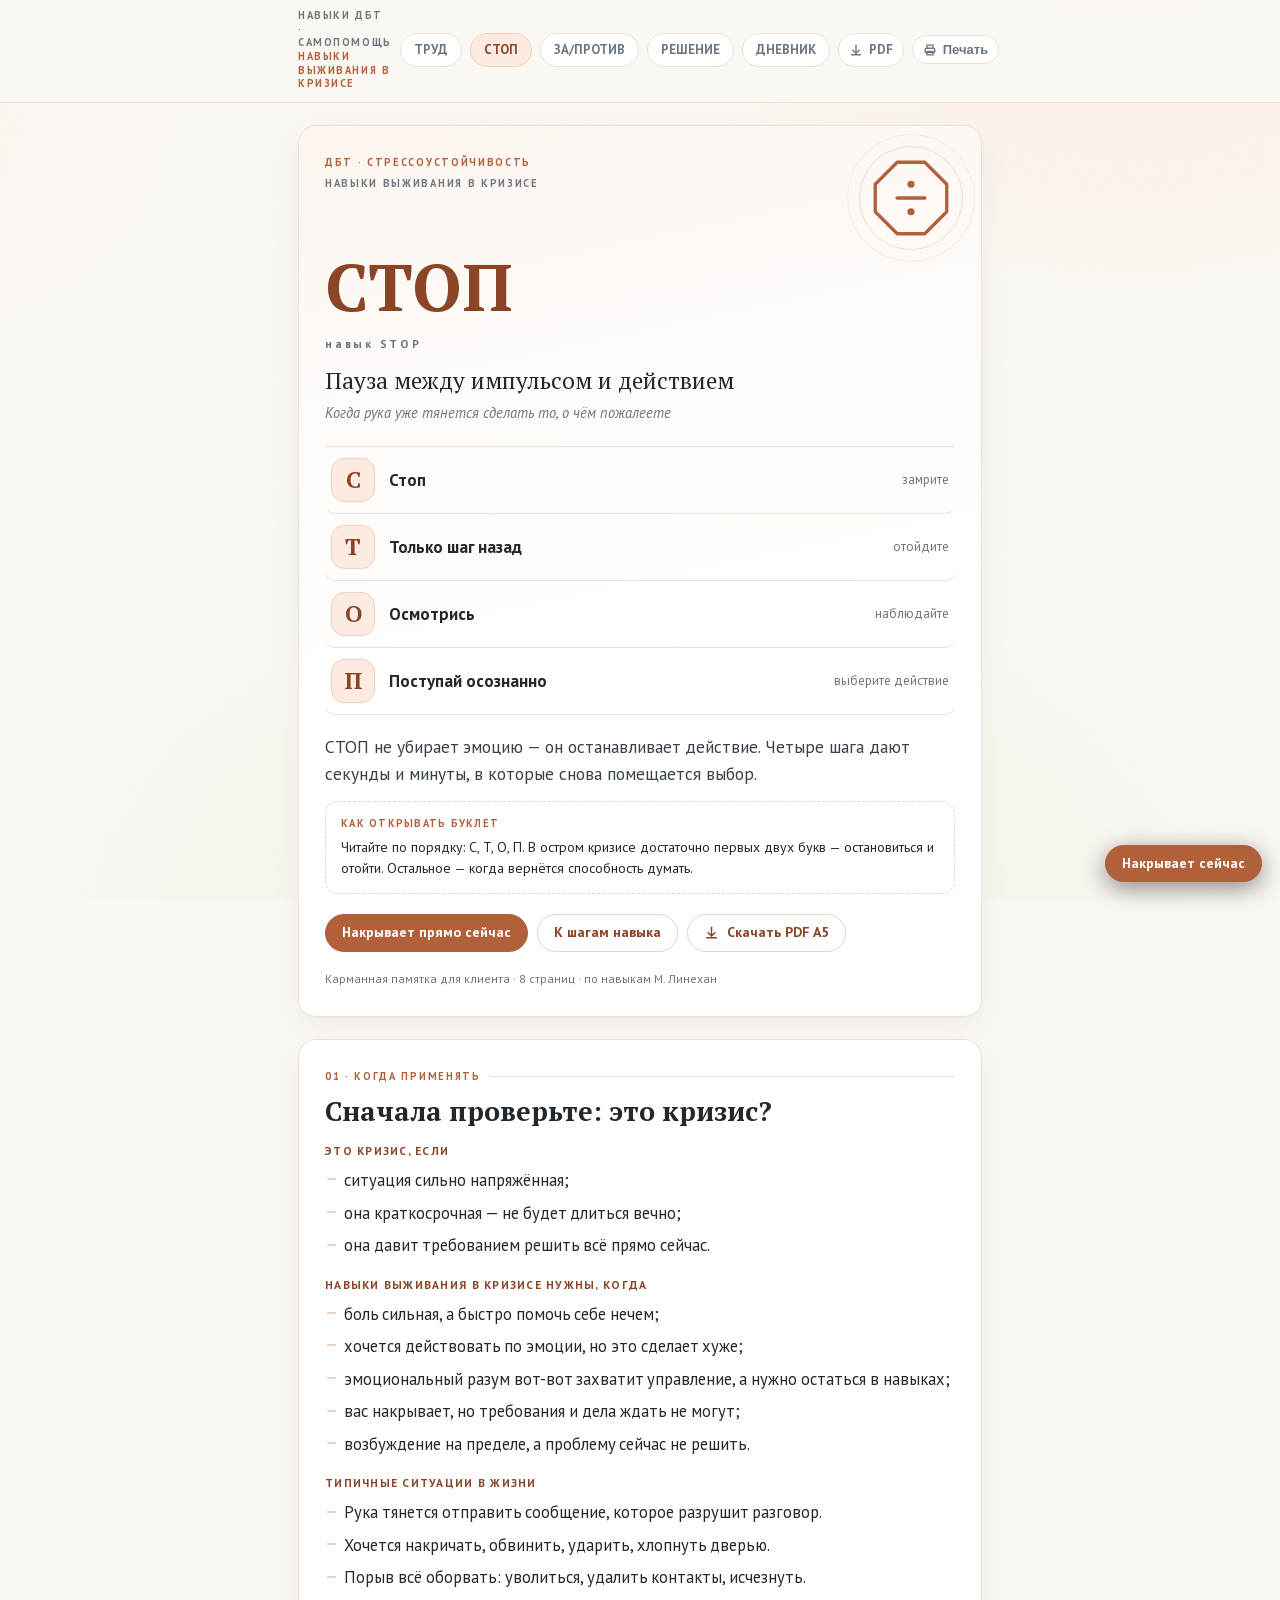
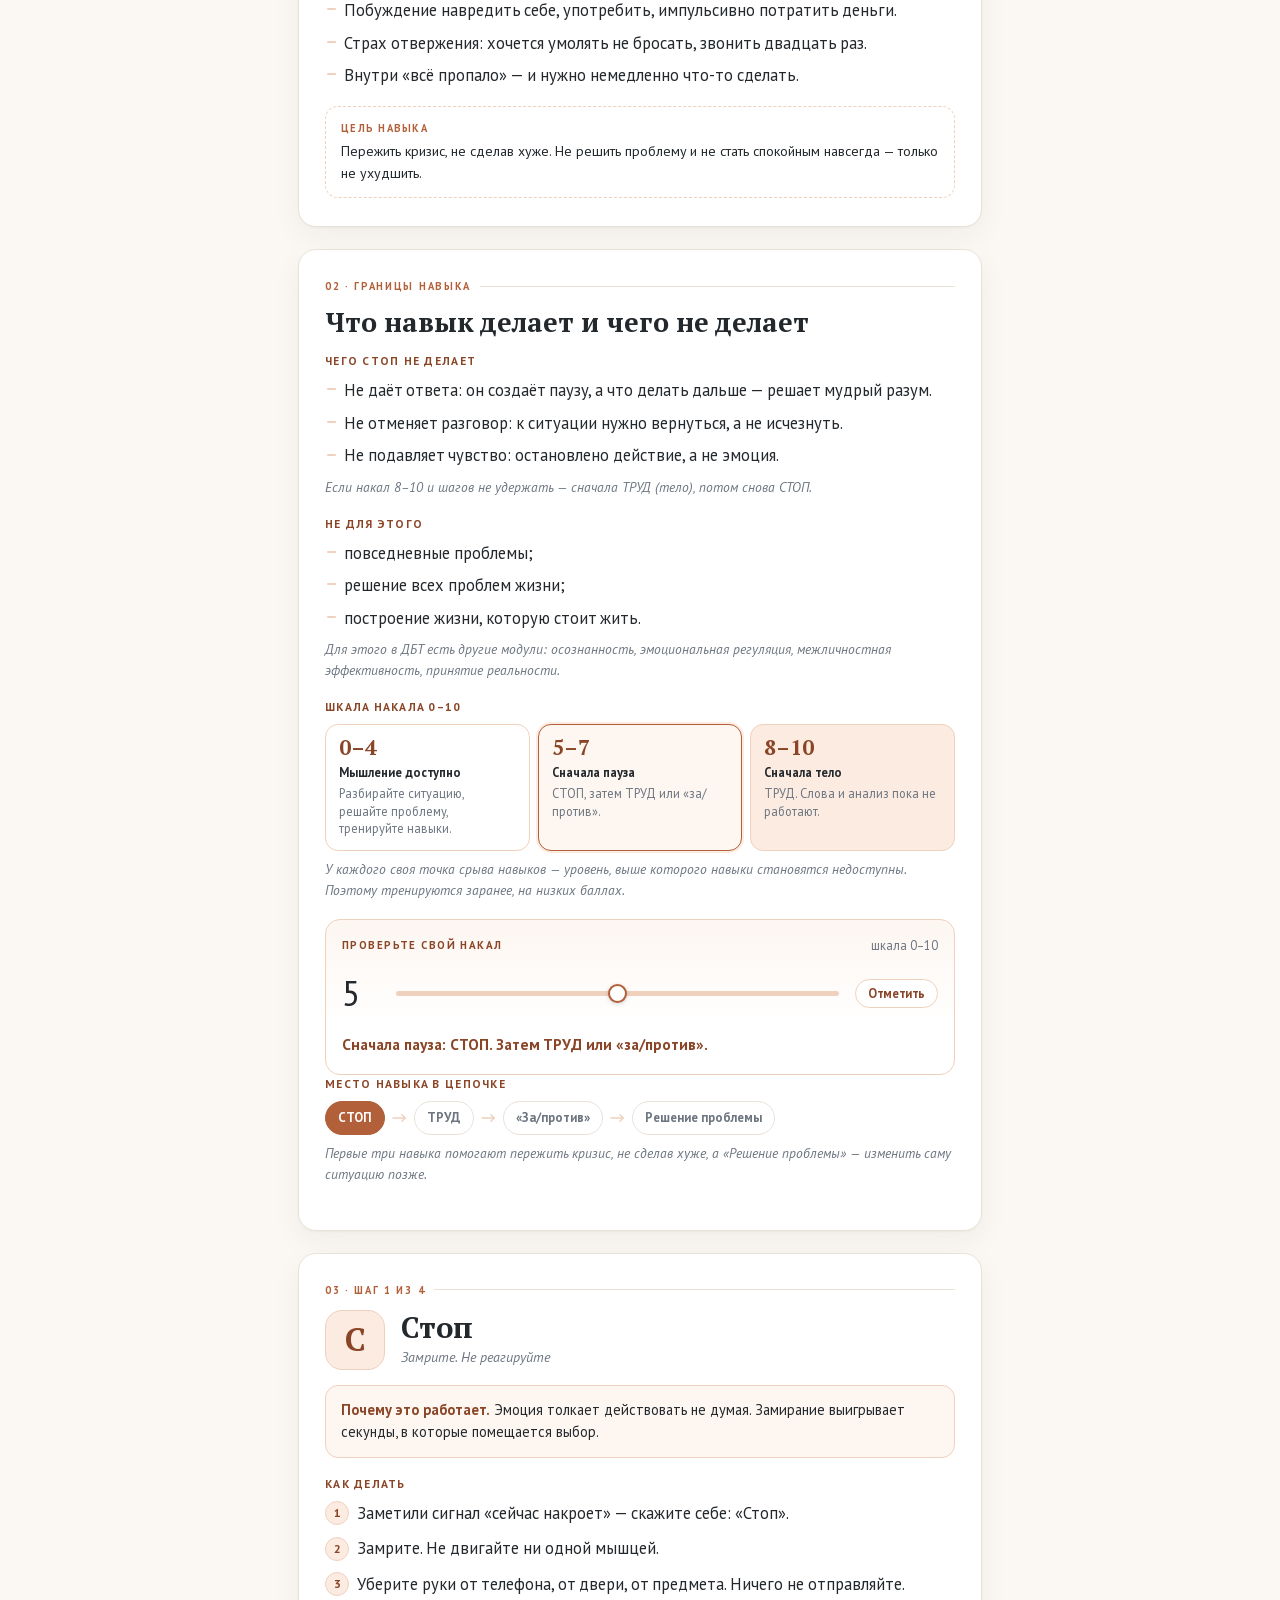
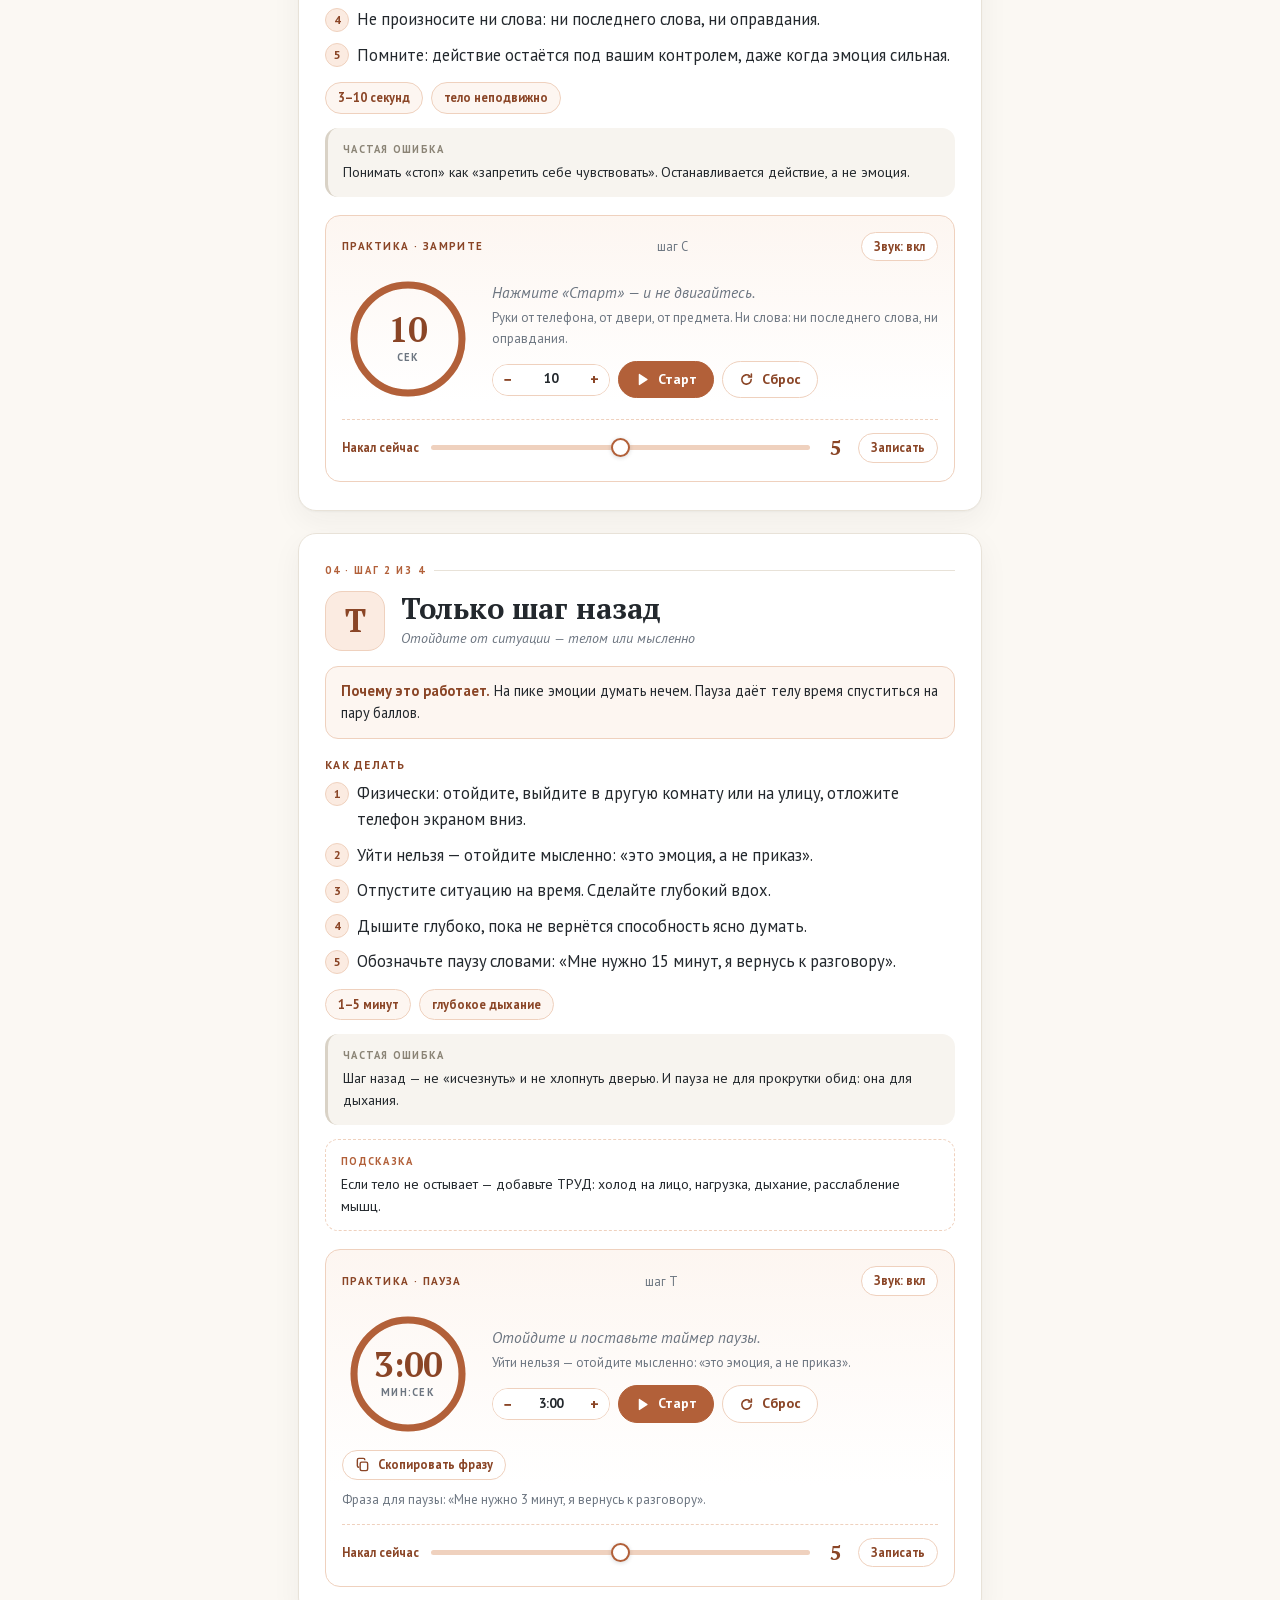
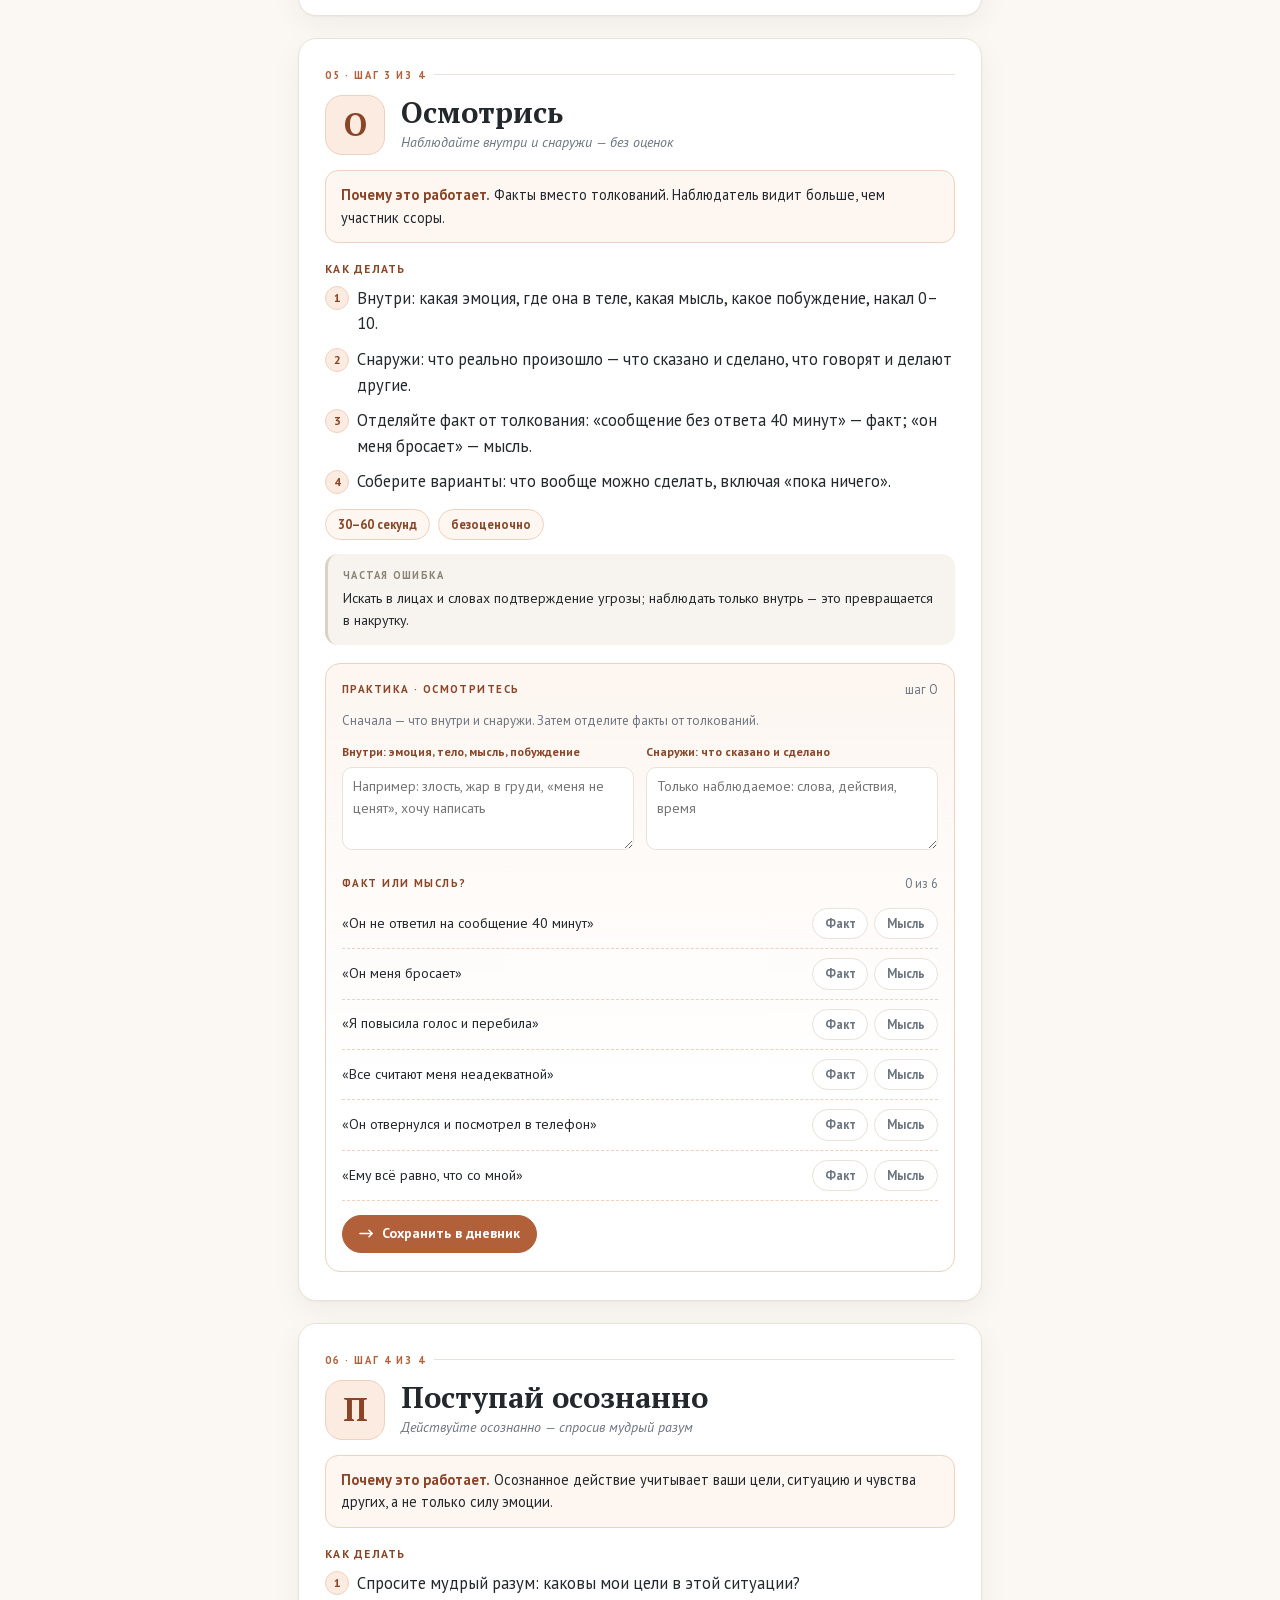
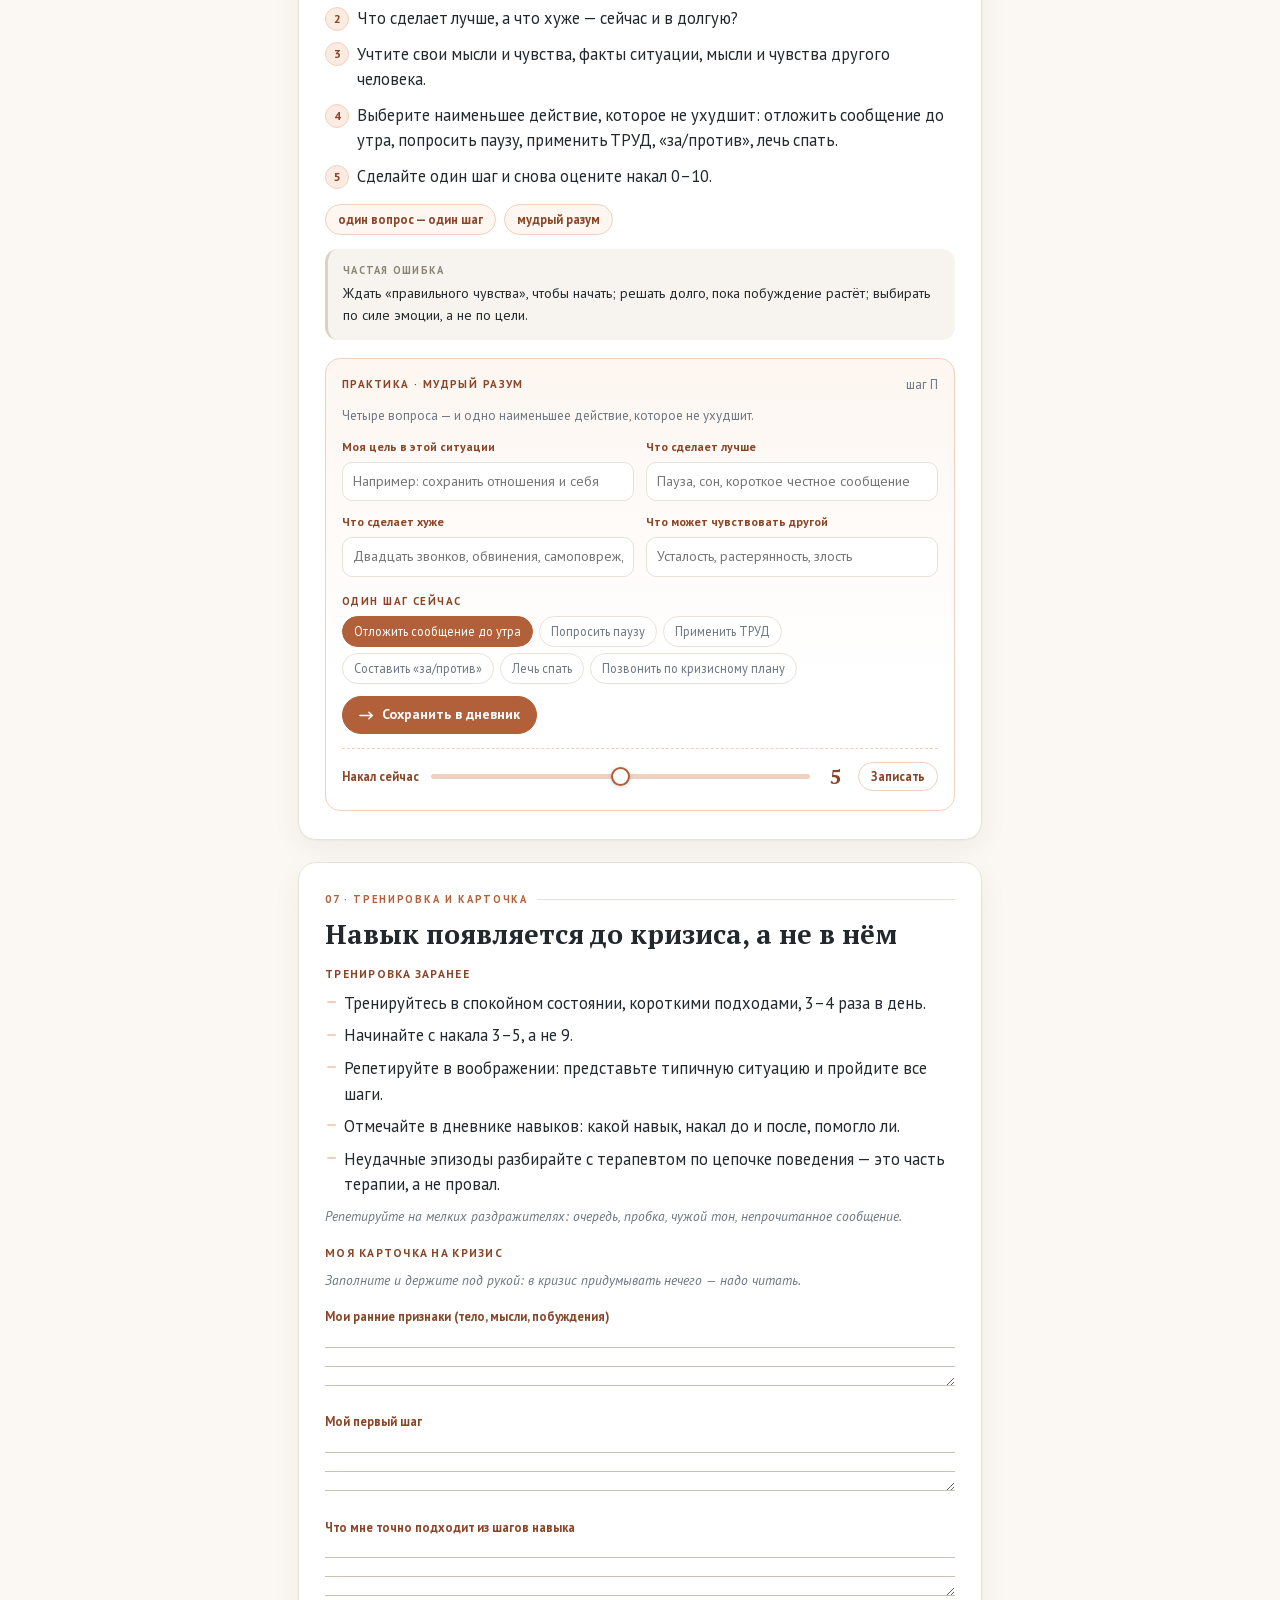
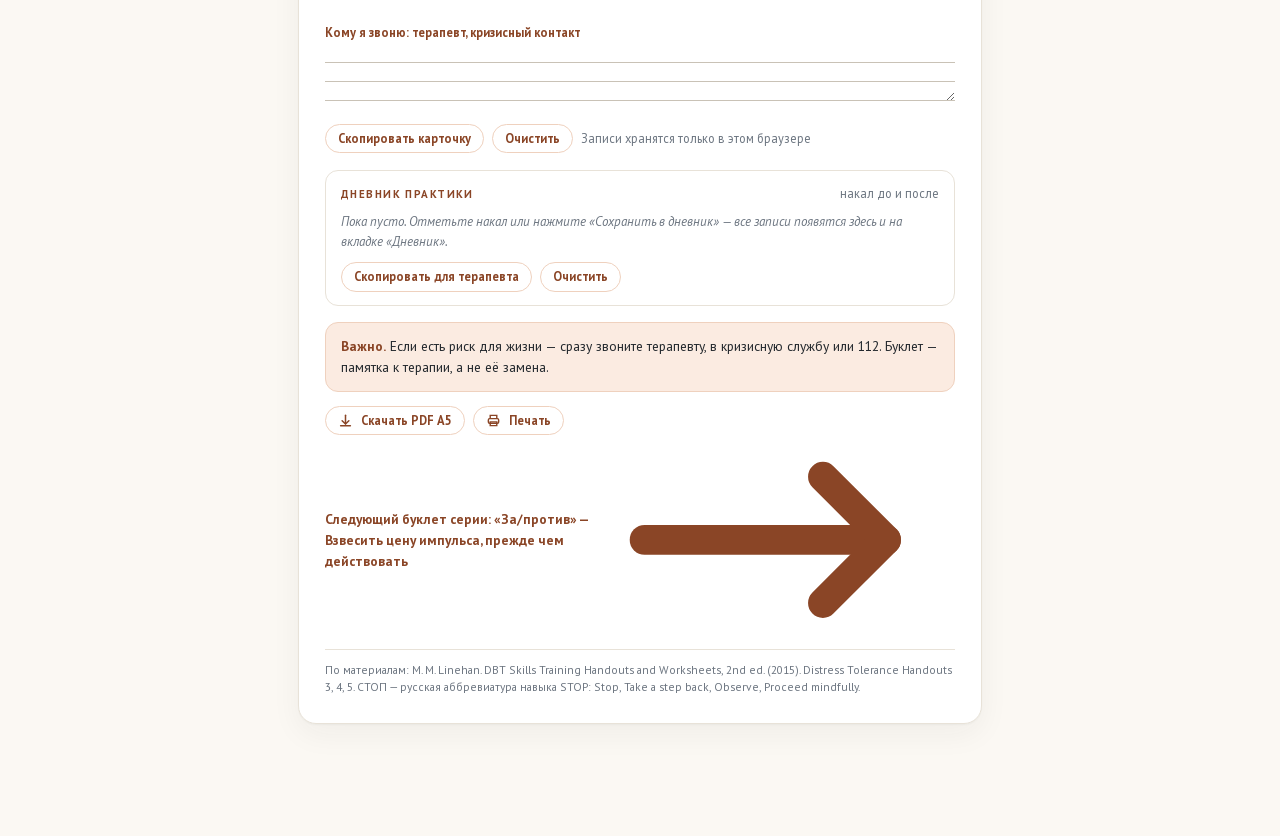
<file: stop.html>
<!DOCTYPE html>
<html lang="ru">
<head>
<link rel="icon" type="image/png" href="favicon.png">
<link rel="apple-touch-icon" sizes="512x512" href="icon.png">
<link rel="manifest" href="manifest.json">
<meta name="theme-color" content="#F7F5F0" media="(prefers-color-scheme: light)">
<meta name="theme-color" content="#16191D" media="(prefers-color-scheme: dark)">
<meta name="color-scheme" content="light dark">

<meta charset="utf-8">
<meta name="viewport" content="width=device-width,initial-scale=1">
<title>СТОП (STOP) — навык ДБТ · буклет</title>
<meta name="description" content="Пауза между импульсом и действием. Навык ДБТ, модуль «Стрессоустойчивость»: ситуации, шаги, практика.">

<style>
@font-face{font-family:'PT Sans';font-style:normal;font-weight:400;font-display:swap;src:url([data-uri]) format('woff2');}
@font-face{font-family:'PT Sans';font-style:normal;font-weight:700;font-display:swap;src:url([data-uri]) format('woff2');}
@font-face{font-family:'PT Sans';font-style:italic;font-weight:400;font-display:swap;src:url([data-uri]) format('woff2');}
@font-face{font-family:'PT Serif';font-style:normal;font-weight:400;font-display:swap;src:url([data-uri]) format('woff2');}
@font-face{font-family:'PT Serif';font-style:normal;font-weight:700;font-display:swap;src:url([data-uri]) format('woff2');}
/* ============================================================
   Буклеты серии «Навыки ДБТ при ПРЛ» — единый дизайн
   Светлая палитра · PT Serif (дисплей) + PT Sans (текст/UI)
   ============================================================ */
:root{
  --paper:#FBF8F3; --card:#FFFFFF; --surface:#FFFFFF; --nav-bg:rgba(251,248,243,.9);
  --bg-glow:#F3EFE7; --ink:#23282D; --ink-2:#3A4249; --muted:#6C7580;
  --line:#E8E2D8; --line-dot:#C9C2B6; --neutral:#F7F4EF; --neutral-edge:#D9D2C6; --neutral-lbl:#8A8375;
  --ok:#4E7C59; --ok-bg:#EDF3EE; --no:#A9543B; --no-bg:#F8EDE8;
  --a-main:#B26039; --a-deep:#8A4526; --a-mid:#EFD1BE; --a-soft:#FBEBE1; --a-tint:#FDF6F1;
  --on-main:#FFFFFF;
  --r:18px; --shadow:0 1px 2px rgba(35,40,45,.04), 0 10px 30px rgba(35,40,45,.05);
  --ease:cubic-bezier(.22,.61,.36,1);
}
@media (prefers-color-scheme: dark){
  :root{
    --paper:#15181C; --card:#1D2127; --surface:#252A32; --nav-bg:rgba(21,24,28,.88);
    --bg-glow:#1B2026; --ink:#E6E9ED; --ink-2:#C5CCD4; --muted:#8E97A3;
    --line:#2C323B; --line-dot:#3D4552; --neutral:#232830; --neutral-edge:#3A424E; --neutral-lbl:#96A0AD;
    --ok:#6BA87A; --ok-bg:#1D2E22; --no:#D6795E; --no-bg:#33201B;
    --a-main:#D98662; --a-deep:#F2C0AA; --a-mid:#5A382A; --a-soft:#3A241C; --a-tint:#2C1D17;
    --on-main:#11161A;
    --shadow:0 1px 2px rgba(0,0,0,.25), 0 10px 30px rgba(0,0,0,.3);
  }
}


*{box-sizing:border-box}
html{-webkit-text-size-adjust:100%;scroll-behavior:smooth}
body{margin:0;background:var(--paper);color:var(--ink);
  font-family:'PT Sans','Segoe UI',system-ui,sans-serif;font-size:16.5px;line-height:1.55;
  -webkit-font-smoothing:antialiased;overflow-x:hidden}

/* ---------- фоновая среда ---------- */
body::before{content:"";position:fixed;inset:0;z-index:-2;pointer-events:none;
  background:
    radial-gradient(60vw 48vw at 88% -8%, var(--a-soft), transparent 62%),
    radial-gradient(52vw 40vw at -10% 12%, var(--a-tint), transparent 60%),
    radial-gradient(70vw 50vw at 50% 108%, var(--bg-glow), transparent 65%),
    var(--paper)}
body::after{content:"";position:fixed;inset:0;z-index:-1;pointer-events:none;opacity:.35;
  background-image:url("data:image/svg+xml;utf8,<svg xmlns='http://www.w3.org/2000/svg' width='140' height='140'><filter id='n'><feTurbulence type='fractalNoise' baseFrequency='.85' numOctaves='3'/><feColorMatrix type='saturate' values='0'/></filter><rect width='140' height='140' filter='url(%23n)' opacity='.055'/></svg>")}

.wrap{max-width:720px;margin:0 auto;padding:0 18px 90px}
a{color:var(--a-deep)}
::selection{background:var(--a-soft);color:var(--a-deep)}

/* ---------- шапка ---------- */
.nav{position:sticky;top:0;z-index:40;background:var(--nav-bg);
  backdrop-filter:blur(10px);border-bottom:1px solid var(--line)}
.nav-in{max-width:720px;margin:0 auto;padding:9px 18px;display:flex;align-items:center;gap:8px}
.nav-brand{font-size:10.5px;letter-spacing:.15em;text-transform:uppercase;color:var(--muted);
  font-weight:700;margin-right:auto;line-height:1.3;text-decoration:none}
.nav-brand span{display:block;color:var(--a-main)}
.tab{font-size:13px;font-weight:700;text-decoration:none;padding:6px 13px;border-radius:999px;
  border:1px solid var(--line);color:var(--muted);background:var(--surface);transition:.18s var(--ease);white-space:nowrap}
.tab:hover{border-color:var(--a-mid);color:var(--a-deep);transform:translateY(-1px)}
.tab.on{background:var(--a-soft);border-color:var(--a-mid);color:var(--a-deep)}
.tab.icon{padding:6px 10px;display:inline-flex;align-items:center;gap:6px}
.tab svg{width:14px;height:14px;display:block}
.progress{height:2px;background:transparent}
.progress i{display:block;height:100%;width:0;background:var(--a-main);transition:width .12s linear}

/* ---------- страницы-секции ---------- */
.page{position:relative;background:var(--card);border:1px solid var(--line);border-radius:var(--r);
  padding:28px 26px;margin:22px 0;box-shadow:var(--shadow)}
.reveal{opacity:0;transform:translateY(14px);transition:opacity .6s var(--ease),transform .6s var(--ease)}
.reveal.in{opacity:1;transform:none}
.pnum{font-size:10.5px;font-weight:700;letter-spacing:.16em;text-transform:uppercase;color:var(--a-main);
  display:flex;align-items:center;gap:9px;margin:0 0 12px}
.pnum:after{content:"";height:1px;flex:1;background:var(--line)}
h1{font-family:'PT Serif',Georgia,serif;font-weight:700;font-size:clamp(38px,10.5vw,66px);line-height:.98;
  letter-spacing:.01em;margin:12px 0 0;color:var(--a-deep)}
h2{font-family:'PT Serif',Georgia,serif;font-weight:700;font-size:27px;line-height:1.18;margin:0 0 14px}
h3{font-size:11.5px;font-weight:700;letter-spacing:.11em;text-transform:uppercase;color:var(--a-deep);margin:0 0 8px}
p{margin:0 0 10px}
.lead{font-size:17.5px;color:var(--ink-2)}
.note{font-size:13.5px;color:var(--muted);font-style:italic;margin:8px 0 0}
.eyebrow{font-size:10.5px;font-weight:700;letter-spacing:.16em;text-transform:uppercase;color:var(--a-main)}
.eyebrow.q{color:var(--muted)}

/* ---------- обложка ---------- */
.cover{background:linear-gradient(168deg,var(--a-tint),var(--card) 58%);overflow:hidden}
.cover-top{display:flex;justify-content:space-between;align-items:flex-start;gap:18px}
.seal{position:relative;width:88px;height:88px;flex:none;color:var(--a-main)}
.seal svg{position:relative;z-index:2;width:100%;height:100%;display:block}
.seal:before,.seal:after{content:"";position:absolute;inset:-8px;border-radius:50%;
  border:1px solid var(--a-mid);opacity:.75;animation:pulse 6s var(--ease) infinite}
.seal:after{inset:-20px;opacity:.4;animation-delay:1.6s}
@keyframes pulse{0%,100%{transform:scale(.94);opacity:.25}50%{transform:scale(1.04);opacity:.7}}
.latin{font-size:11.5px;font-weight:700;letter-spacing:.24em;color:var(--muted);margin-top:16px}
.tagline{font-family:'PT Serif',Georgia,serif;font-size:23px;line-height:1.28;margin:14px 0 6px}
.cover-note{font-size:14.5px;color:var(--muted);font-style:italic;margin:0}
.acronym{margin:22px 0 0;border-top:1px solid var(--line)}
.arow{display:grid;grid-template-columns:44px 1fr auto;align-items:center;gap:14px;width:100%;
  padding:11px 6px;border:0;border-bottom:1px solid var(--line);background:transparent;cursor:pointer;
  font:inherit;color:inherit;text-align:left;transition:.2s var(--ease);border-radius:10px}
.arow:hover{background:var(--a-tint);transform:translateX(3px)}
.arow .bl{width:44px;height:44px;border-radius:13px;background:var(--a-soft);border:1px solid var(--a-mid);
  color:var(--a-deep);font-family:'PT Serif',Georgia,serif;font-weight:700;font-size:23px;
  display:flex;align-items:center;justify-content:center;transition:.2s var(--ease)}
.arow:hover .bl{background:var(--a-main);border-color:var(--a-main);color:var(--on-main)}
.arow .nm{font-weight:700;font-size:17px}
.arow .hint{font-size:13px;color:var(--muted);text-align:right}
.cover-cta{display:flex;flex-wrap:wrap;gap:9px;margin:20px 0 0}
.cover-foot{margin-top:18px;font-size:12px;color:var(--muted)}

/* ---------- кнопки ---------- */
.btn{font:inherit;font-size:14px;font-weight:700;padding:9px 16px;border-radius:999px;cursor:pointer;
  border:1px solid var(--a-main, #B26039);background:var(--a-main, #B26039);color:var(--on-main, #fff);transition:.18s var(--ease);
  display:inline-flex;align-items:center;gap:8px;text-decoration:none;line-height:1.25}
.btn:hover{background:var(--a-deep);border-color:var(--a-deep);transform:translateY(-1px)}
.btn:active{transform:translateY(0)}
.btn.ghost{background:var(--surface);color:var(--a-deep);border-color:var(--a-mid)}
.btn.ghost:hover{background:var(--a-soft);border-color:var(--a-main);color:var(--a-deep)}
.btn.sm{font-size:12.5px;padding:6px 12px}
.btn[disabled]{opacity:.45;cursor:not-allowed;transform:none}
.btn svg{width:15px;height:15px}
:focus-visible{outline:2px solid var(--a-main);outline-offset:2px;border-radius:6px}

/* ---------- списки и блоки ---------- */
.block{margin:0 0 17px}
.block:last-child{margin-bottom:0}
ul.dash{list-style:none;margin:0;padding:0}
ul.dash li{position:relative;padding-left:19px;margin:0 0 7px}
ul.dash li:before{content:"";position:absolute;left:2px;top:.62em;width:9px;height:2px;
  border-radius:2px;background:var(--a-mid)}
ol.how{list-style:none;margin:0;padding:0;counter-reset:s}
ol.how li{counter-increment:s;position:relative;padding-left:32px;margin:0 0 10px}
ol.how li:before{content:counter(s);position:absolute;left:0;top:.05em;width:22px;height:22px;border-radius:50%;
  background:var(--a-soft);border:1px solid var(--a-mid);color:var(--a-deep);
  font-size:12px;font-weight:700;display:flex;align-items:center;justify-content:center;line-height:1}

/* ---------- шаг ---------- */
.step-head{display:flex;gap:16px;align-items:flex-start;margin-bottom:15px}
.step-head .bl{width:60px;height:60px;flex:none;border-radius:17px;background:var(--a-soft);
  border:1px solid var(--a-mid);color:var(--a-deep);font-family:'PT Serif',Georgia,serif;font-weight:700;
  font-size:32px;display:flex;align-items:center;justify-content:center}
.step-name{font-family:'PT Serif',Georgia,serif;font-weight:700;font-size:29px;line-height:1.08;margin:2px 0 4px}
.step-tag{font-size:14px;font-style:italic;color:var(--muted)}
.why{background:var(--a-tint);border:1px solid var(--a-mid);border-radius:13px;padding:13px 15px;
  font-size:14.5px;margin:0 0 17px}
.why b{color:var(--a-deep)}
.chips{display:flex;flex-wrap:wrap;gap:8px;margin:14px 0 0}
.chip{font-size:12.5px;font-weight:700;padding:5px 12px;border-radius:999px;
  background:var(--a-tint);border:1px solid var(--a-mid);color:var(--a-deep)}
.box{border-radius:13px;padding:13px 15px;margin:14px 0 0;font-size:14px}
.box .lbl{display:block;font-size:10.5px;font-weight:700;letter-spacing:.12em;text-transform:uppercase;margin-bottom:5px}
.box.mistake{background:var(--neutral);border-left:3px solid var(--neutral-edge)}
.box.mistake .lbl{color:var(--neutral-lbl)}
.box.warn{background:var(--a-soft);border-left:3px solid var(--a-main)}
.box.warn .lbl{color:var(--a-deep)}
.box.tip{background:var(--surface);border:1px dashed var(--a-mid)}
.box.tip .lbl{color:var(--a-main)}

/* ---------- шкала ---------- */
.scale{display:grid;grid-template-columns:repeat(3,1fr);gap:8px;margin:0 0 8px}
.zone{border-radius:13px;padding:12px 13px;border:1px solid var(--a-mid);transition:.25s var(--ease)}
.zone:nth-child(1){background:var(--surface)}
.zone:nth-child(2){background:var(--a-tint)}
.zone:nth-child(3){background:var(--a-soft)}
.zone.hot{border-color:var(--a-main);box-shadow:0 0 0 2px var(--a-soft)}
.zone .rng{font-family:'PT Serif',Georgia,serif;font-weight:700;font-size:21px;color:var(--a-deep);line-height:1}
.zone .zt{font-size:12.5px;font-weight:700;margin:5px 0 3px}
.zone .zd{font-size:12.5px;color:var(--muted);line-height:1.4}
.chain{display:flex;flex-wrap:wrap;align-items:center;gap:7px;margin:0 0 6px}
.pill{font-size:13px;font-weight:700;padding:6px 12px;border-radius:999px;border:1px solid var(--line);
  background:var(--surface);color:var(--muted)}
.pill.on{background:var(--a-main);border-color:var(--a-main);color:var(--on-main)}
.arrow{color:var(--a-mid);font-weight:700;display:inline-flex}
.arrow svg{width:15px;height:10px}

/* ---------- интерактивная практика ---------- */
.tool{margin:18px 0 0;border:1px solid var(--a-mid);border-radius:15px;background:
  linear-gradient(180deg,var(--a-tint),var(--card) 70%);padding:16px 16px 18px}
.tool-head{display:flex;align-items:center;gap:10px;margin-bottom:12px;flex-wrap:wrap}
.tool-title{font-size:11px;font-weight:700;letter-spacing:.13em;text-transform:uppercase;color:var(--a-deep)}
.tool-sub{font-size:12.5px;color:var(--muted);margin-left:auto}
.tool-body{display:flex;gap:18px;align-items:center;flex-wrap:wrap}
.dial{position:relative;width:132px;height:132px;flex:none;cursor:pointer;border-radius:50%;user-select:none;transition:transform .16s var(--ease)}
.dial:hover{transform:scale(1.03)}
.dial:active{transform:scale(.97)}
.dial svg{width:100%;height:100%;transform:rotate(-90deg)}
.dial .trk{fill:none;stroke:var(--a-mid);stroke-width:7;opacity:.55}
.dial .bar{fill:none;stroke:var(--a-main);stroke-width:7;stroke-linecap:round;
  transition:stroke-dashoffset .25s linear}
.dial .mid{position:absolute;inset:0;display:flex;flex-direction:column;align-items:center;justify-content:center;gap:2px}
.dial .val{font-family:'PT Serif',Georgia,serif;font-weight:700;font-size:34px;color:var(--a-deep);line-height:1;
  font-variant-numeric:tabular-nums}
.dial .unit{font-size:10.5px;letter-spacing:.12em;text-transform:uppercase;color:var(--muted);font-weight:700}
.tool-side{flex:1;min-width:210px}
.phase{font-size:15.5px;font-weight:700;color:var(--a-deep);min-height:1.5em}
.phase.q{color:var(--muted);font-weight:400;font-style:italic}
.tool-hint{font-size:13px;color:var(--muted);margin:4px 0 12px}
.ctrls{display:flex;flex-wrap:wrap;gap:8px;align-items:center}
.stepper{display:inline-flex;align-items:center;gap:0;border:1px solid var(--a-mid);border-radius:999px;
  background:var(--surface);overflow:hidden}
.stepper button{font:inherit;font-weight:700;font-size:15px;width:30px;height:30px;border:0;background:var(--surface);
  color:var(--a-deep);cursor:pointer;transition:.15s var(--ease)}
.stepper button:hover{background:var(--a-soft)}
.stepper .sv{min-width:56px;text-align:center;font-size:13px;font-weight:700;color:var(--ink);
  font-variant-numeric:tabular-nums}
.pick{display:flex;flex-wrap:wrap;gap:6px;margin:0 0 12px}
.pick button{font:inherit;font-size:12.5px;padding:5px 11px;border-radius:999px;cursor:pointer;
  border:1px solid var(--line);background:var(--surface);color:var(--muted);transition:.15s var(--ease)}
.pick button:hover{border-color:var(--a-mid);color:var(--a-deep)}
.pick button[aria-pressed="true"]{background:var(--a-main);border-color:var(--a-main);color:var(--on-main)}
.rate{display:flex;align-items:center;gap:10px;margin:14px 0 0;padding-top:12px;border-top:1px dashed var(--a-mid);
  flex-wrap:wrap}
.rate .rl{font-size:12.5px;font-weight:700;color:var(--a-deep)}
.rate input[type=range]{flex:1;min-width:130px}
.rate .rv{font-family:'PT Serif',Georgia,serif;font-weight:700;font-size:20px;color:var(--a-deep);
  min-width:26px;text-align:center;font-variant-numeric:tabular-nums}
input[type=range]{-webkit-appearance:none;appearance:none;height:22px;background:transparent;cursor:pointer}
input[type=range]::-webkit-slider-runnable-track{height:5px;border-radius:3px;background:var(--a-mid)}
input[type=range]::-moz-range-track{height:5px;border-radius:3px;background:var(--a-mid)}
input[type=range]::-webkit-slider-thumb{-webkit-appearance:none;width:19px;height:19px;border-radius:50%;
  background:var(--surface);border:2px solid var(--a-main);margin-top:-7px;box-shadow:0 1px 4px rgba(35,40,45,.18);transition:.15s}
input[type=range]::-moz-range-thumb{width:17px;height:17px;border-radius:50%;background:var(--surface);
  border:2px solid var(--a-main);box-shadow:0 1px 4px rgba(35,40,45,.18)}
input[type=range]:hover::-webkit-slider-thumb{transform:scale(1.1)}

/* дыхательный ритм */
.breath{position:relative;width:132px;height:132px;flex:none;display:flex;align-items:center;justify-content:center;cursor:pointer;border-radius:50%;user-select:none;transition:transform .16s var(--ease)}
.breath:hover{transform:scale(1.03)}
.breath:active{transform:scale(.97)}
.breath .orb{position:absolute;width:112px;height:112px;border-radius:50%;
  background:radial-gradient(circle at 38% 32%, var(--surface), var(--a-soft) 62%, var(--a-mid));
  border:1px solid var(--a-mid);transform:scale(.62);transition:transform 5s cubic-bezier(.37,0,.63,1)}
.breath .ring{position:absolute;inset:0;border-radius:50%;border:1px dashed var(--a-mid);opacity:.7}
.breath .cnt{position:relative;z-index:2;font-family:'PT Serif',Georgia,serif;font-weight:700;font-size:30px;
  color:var(--a-deep);font-variant-numeric:tabular-nums}
.muscles{display:flex;flex-wrap:wrap;gap:5px;margin:10px 0 0}
.muscles span{font-size:11.5px;padding:3px 9px;border-radius:999px;border:1px solid var(--line);
  background:var(--surface);color:var(--muted)}
.muscles span.done{background:var(--a-soft);border-color:var(--a-mid);color:var(--a-deep)}
.muscles span.now{background:var(--a-main);border-color:var(--a-main);color:var(--on-main)}
.bar-track{height:6px;border-radius:3px;background:var(--a-mid);opacity:.5;overflow:hidden;margin:10px 0 0}
.bar-track i{display:block;height:100%;width:0;background:var(--a-main);border-radius:3px}

/* наблюдение: факт / мысль */
.sorter{margin:6px 0 0}
.sort-row{display:flex;gap:10px;align-items:center;justify-content:space-between;padding:9px 0;
  border-bottom:1px dashed var(--a-mid);flex-wrap:wrap}
.sort-row .txt{font-size:14px;flex:1;min-width:180px}
.sort-row .acts{display:flex;gap:6px}
.sort-row .acts button{font:inherit;font-size:12.5px;font-weight:700;padding:5px 12px;border-radius:999px;
  border:1px solid var(--line);background:var(--surface);color:var(--muted);cursor:pointer;transition:.15s var(--ease)}
.sort-row .acts button:hover{border-color:var(--a-mid);color:var(--a-deep)}
.sort-row.right .txt{color:var(--ok)}
.sort-row.wrong .txt{color:var(--no)}
.sort-fb{font-size:12.5px;width:100%;color:var(--muted);font-style:italic}
.sort-row.right .sort-fb{color:var(--ok)}
.sort-row.wrong .sort-fb{color:var(--no)}
.fields{display:grid;grid-template-columns:1fr 1fr;gap:12px;margin:12px 0 0}
.field label{display:block;font-size:12px;font-weight:700;color:var(--a-deep);margin-bottom:5px}
.field input,.field textarea{width:100%;font:inherit;font-size:14px;padding:8px 10px;border-radius:10px;
  border:1px solid var(--line);background:var(--surface);color:var(--ink);resize:vertical}
.field input:focus,.field textarea:focus{border-color:var(--a-main);outline:none;box-shadow:0 0 0 3px var(--a-soft)}

/* ---------- решение проблемы: мозговой штурм и чек-лист ---------- */
.ps-checks{display:flex;flex-direction:column;gap:8px;margin-top:10px}
.ps-chk{display:flex;align-items:center;gap:9px;font-size:13.5px;color:var(--ink);cursor:pointer}
.ps-chk input{accent-color:var(--a-main);width:16px;height:16px;cursor:pointer}
.ps-warn{margin-top:10px;padding:9px 12px;border-radius:10px;background:var(--a-soft);color:var(--a-deep);font-size:13px;display:none}
.ps-warn.on{display:block}
.idea-list{display:flex;flex-direction:column;gap:7px;margin:12px 0 0}
.idea-item{display:flex;align-items:center;gap:10px;padding:8px 11px;border-radius:11px;border:1px solid var(--line);background:var(--surface);cursor:pointer;transition:.15s var(--ease)}
.idea-item.picked{border-color:var(--a-main);background:var(--a-soft)}
.idea-item input[type=checkbox]{accent-color:var(--a-main);width:16px;height:16px;cursor:pointer}
.idea-item span{flex:1;font-size:14px}
.idea-item .del{background:none;border:0;color:var(--muted);cursor:pointer;font-size:17px;padding:0 4px;line-height:1}
.idea-item .del:hover{color:var(--no)}


/* ---------- карточка и дневник ---------- */
.fill{margin:0 0 15px}
.fill .fl{font-size:12.5px;font-weight:700;color:var(--a-deep);margin-bottom:6px}
.fill textarea{width:100%;font:inherit;font-size:14.5px;line-height:19px;min-height:57px;padding:0 2px;
  border:0;border-radius:0;background:
    repeating-linear-gradient(to bottom,transparent 0 18px,var(--line-dot) 18px 19px);
  background-attachment:local;color:var(--ink);resize:vertical}
.fill textarea:focus{outline:none;background:
    repeating-linear-gradient(to bottom,transparent 0 18px,var(--a-main) 18px 19px)}
.safety{margin:16px 0 0;padding:13px 15px;border-radius:13px;background:var(--a-soft);
  border:1px solid var(--a-mid);font-size:13.5px}
.safety b{color:var(--a-deep)}
.sources{margin:16px 0 0;padding-top:12px;border-top:1px solid var(--line);font-size:11.5px;
  color:var(--muted);line-height:1.45}
.xlink{display:inline-flex;align-items:center;gap:7px;margin-top:12px;font-size:13.5px;font-weight:700;
  text-decoration:none;color:var(--a-deep)}
.xlink:hover{gap:11px}
.log{margin:14px 0 0;border:1px solid var(--line);border-radius:13px;background:var(--surface);padding:13px 15px}
.log-list{list-style:none;margin:8px 0 0;padding:0;font-size:13px;max-height:190px;overflow:auto}
.log-list li{display:flex;gap:10px;padding:6px 0;border-bottom:1px dashed var(--line);flex-wrap:wrap}
.log-list li:last-child{border-bottom:0}
.log-list .t{color:var(--muted);font-variant-numeric:tabular-nums;font-size:12px}
.log-list .d{margin-left:auto;font-weight:700;color:var(--a-deep)}
.log-empty{font-size:13px;color:var(--muted);font-style:italic;margin:8px 0 0}
.saved{font-size:12px;color:var(--ok);opacity:0;transition:.3s;margin-left:8px}
.saved.on{opacity:1}

/* ---------- браузер БД: страница «Дневник» ---------- */
.db-stats{display:grid;grid-template-columns:repeat(3,1fr);gap:10px;margin:16px 0 0}
.db-stat{padding:12px 14px;border-radius:14px;background:var(--a-tint);border:1px solid var(--a-mid)}
.db-stat .num{font-family:'PT Serif',Georgia,serif;font-weight:700;font-size:24px;color:var(--a-deep);line-height:1.1}
.db-stat .lbl{font-size:12px;color:var(--muted);margin-top:3px}
.db-bar{display:flex;flex-wrap:wrap;gap:8px;margin:0 0 12px;align-items:center}
.db-search{flex:1;min-width:190px;font:inherit;font-size:14px;padding:8px 14px;border-radius:999px;
  border:1px solid var(--line);background:var(--surface);color:var(--ink)}
.db-date{font:inherit;font-size:13.5px;padding:7px 12px;border-radius:999px;
  border:1px solid var(--line);background:var(--surface);color:var(--ink)}
.db-search:focus,.db-date:focus{border-color:var(--a-main);outline:none;box-shadow:0 0 0 3px var(--a-soft)}
.db-chips{display:flex;flex-wrap:wrap;gap:6px;margin:0 0 16px}
.db-chip{font:inherit;font-size:12.5px;font-weight:700;padding:5px 12px;border-radius:999px;cursor:pointer;
  border:1px solid var(--line);background:var(--surface);color:var(--muted);transition:.15s var(--ease)}
.db-chip:hover{border-color:var(--a-mid);color:var(--a-deep)}
.db-chip.on{background:var(--a-main);border-color:var(--a-main);color:var(--on-main)}
.db-day{margin:20px 0 0}
.db-day:first-child{margin-top:0}
.db-day-head{font-size:11.5px;font-weight:700;letter-spacing:.12em;text-transform:uppercase;color:var(--a-deep);
  padding-bottom:6px;border-bottom:1px solid var(--line);margin-bottom:10px;display:flex;justify-content:space-between}
.db-item{border:1px solid var(--line);border-radius:14px;background:var(--surface);padding:12px 14px;margin-bottom:9px}
.db-item-top{display:flex;align-items:center;gap:8px;flex-wrap:wrap}
.db-tag{font-size:11px;font-weight:700;letter-spacing:.08em;text-transform:uppercase;padding:3px 9px;border-radius:999px}
.db-tag.trud{background:#E8F2F4;color:#1E5765}
.db-tag.stop{background:#FBEBE1;color:#8A4526}
.db-tag.pros_cons{background:#EBF3ED;color:#36593F}
.db-tag.problem_solving{background:#EBF1F8;color:#2F4666}
@media (prefers-color-scheme: dark){
  .db-tag.trud{background:#1F343A;color:#A7DCE7}
  .db-tag.stop{background:#3A241C;color:#F2C0AA}
  .db-tag.pros_cons{background:#223427;color:#B8DBC0}
  .db-tag.problem_solving{background:#212E40;color:#B8D1F0}
}
.db-time{font-size:12px;color:var(--muted);font-variant-numeric:tabular-nums}
.db-title{font-weight:700;font-size:14.5px;color:var(--ink)}
.db-rate{margin-left:auto;font-weight:700;font-size:13px;color:var(--a-deep);background:var(--a-tint);
  padding:2px 9px;border-radius:999px;border:1px solid var(--a-mid)}
.db-del{background:none;border:0;color:var(--muted);cursor:pointer;font-size:17px;padding:0 4px;line-height:1}
.db-del:hover{color:var(--no)}
.db-details{margin-top:8px;padding-top:8px;border-top:1px dashed var(--line);font-size:13.5px;color:var(--ink-2);
  white-space:pre-line;line-height:1.48}
.db-chk{accent-color:var(--a-main);width:16px;height:16px;cursor:pointer;flex:none}
.db-item.sel{border-color:var(--a-main);background:var(--a-tint)}
.db-copy-one{background:none;border:0;color:var(--muted);cursor:pointer;font-size:12.5px;font-weight:700;padding:2px 6px;border-radius:6px}
.db-copy-one:hover{color:var(--a-deep);background:var(--a-soft)}
.db-sel-bar{display:none;align-items:center;gap:8px;flex-wrap:wrap;padding:10px 14px;margin:0 0 14px;
  border-radius:13px;background:var(--a-soft);border:1px solid var(--a-mid)}
.db-sel-bar.on{display:flex}
.db-sel-cnt{font-size:13px;font-weight:700;color:var(--a-deep);margin-right:auto}
@media (max-width:560px){.db-stats{grid-template-columns:1fr}}

/* ---------- панель «накрывает сейчас» ---------- */
.sos-btn{position:fixed;right:18px;bottom:18px;z-index:45;
  background:var(--a-main, #B26039)!important;color:var(--on-main, #fff)!important;
  box-shadow:0 6px 24px rgba(0,0,0,.45), 0 0 0 2px var(--paper)}

.sos{position:fixed;inset:0;z-index:60;display:none;align-items:center;justify-content:center;padding:18px;
  background:rgba(15,18,22,.55);backdrop-filter:blur(3px)}
.sos.on{display:flex}
.sos-card{width:min(520px,100%);max-height:88vh;overflow:auto;background:var(--card);border:1px solid var(--a-mid);
  border-radius:20px;padding:22px;box-shadow:0 24px 60px rgba(35,40,45,.25);animation:pop .28s var(--ease)}
@keyframes pop{from{opacity:0;transform:translateY(12px) scale(.98)}to{opacity:1;transform:none}}
.sos-card h2{font-size:23px;margin-bottom:6px}
.sos-steps{display:grid;gap:9px;margin:16px 0 0}
.sos-step{display:flex;gap:13px;align-items:center;padding:12px 14px;border-radius:14px;border:1px solid var(--line);
  background:var(--surface);cursor:pointer;font:inherit;text-align:left;transition:.18s var(--ease);width:100%}
.sos-step:hover{border-color:var(--a-main);background:var(--a-tint);transform:translateX(3px)}
.sos-step .bl{width:38px;height:38px;flex:none;border-radius:11px;background:var(--a-soft);border:1px solid var(--a-mid);
  color:var(--a-deep);font-family:'PT Serif',Georgia,serif;font-weight:700;font-size:20px;
  display:flex;align-items:center;justify-content:center}
.sos-step .nm{font-weight:700;font-size:15px}
.sos-step .ds{font-size:12.5px;color:var(--muted)}
.sos-close{position:absolute;top:16px;right:16px;z-index:2}
.sos-wrap{position:relative;width:min(520px,100%)}

/* ---------- служебное ---------- */
.toast{position:fixed;left:50%;bottom:24px;transform:translate(-50%,14px);z-index:70;background:#2A3038;
  color:#F4F6F8;font-size:13.5px;padding:10px 16px;border-radius:999px;opacity:0;pointer-events:none;
  transition:.28s var(--ease)}
.toast.on{opacity:1;transform:translate(-50%,0)}
.printonly{display:none}

/* ---------- адаптив ---------- */
@media (max-width:560px){
  body{font-size:16px}
  .wrap{padding:0 13px 96px}
  .page{padding:22px 18px;border-radius:15px}
  h2{font-size:23px}
  .step-name{font-size:24px}
  .scale{grid-template-columns:1fr}
  .fields{grid-template-columns:1fr}
  .arow{grid-template-columns:40px 1fr;row-gap:2px}
  .arow .hint{grid-column:2;text-align:left}
  .nav-in{flex-wrap:wrap;justify-content:flex-start;gap:5px;padding:8px 13px;overflow-x:auto}
  .nav-brand{width:100%;font-size:11px;display:block;padding:4px 2px 6px;margin-bottom:2px;
    border-bottom:1px solid var(--line);text-decoration:none}
  .nav-brand span{font-size:12px;margin-top:2px}
  .tab{font-size:11.5px;padding:5px 9px}
  .nav-in .tab.icon{display:none}
  .dial,.breath{width:112px;height:112px;margin:0 auto}
  .breath .orb{width:96px;height:96px}
  .tool-body{gap:14px}
  .sos-btn{right:12px;bottom:12px}
}
@media (prefers-reduced-motion:reduce){
  html{scroll-behavior:auto}
  *,*:before,*:after{animation-duration:.001ms!important;animation-iteration-count:1!important;
    transition-duration:.001ms!important}
  .reveal{opacity:1;transform:none}
}

/* ---------- печать: A5, 8 страниц ---------- */
@page{size:A5;margin:11mm 12mm}
@media print{
  :root{
    --paper:#FFFFFF!important; --card:#FFFFFF!important; --surface:#FFFFFF!important;
    --ink:#23282D!important; --ink-2:#3A4249!important; --muted:#6C7580!important;
    --line:#E8E2D8!important; --line-dot:#C9C2B6!important; --neutral:#F7F4EF!important;
    --neutral-edge:#D9D2C6!important; --neutral-lbl:#8A8375!important;
    --a-main:#B26039!important; --a-deep:#8A4526!important;
    --a-mid:#EFD1BE!important; --a-soft:#FBEBE1!important; --a-tint:#FDF6F1!important;
  }
  body{background:var(--surface);font-size:9.6pt;line-height:1.42}
  body::before,body::after{display:none}
  .nav,.noprint,.sos,.sos-btn,.toast,.tool,.log{display:none!important}
  .printonly{display:block}
  .wrap{max-width:none;padding:0;margin:0}
  .page{border:0;border-radius:0;box-shadow:none;margin:0;padding:0;background:var(--surface);
    break-after:page;page-break-after:always}
  .page:last-child{break-after:auto;page-break-after:auto}
  .reveal{opacity:1!important;transform:none!important}
  h1{font-size:46pt} h2{font-size:15.5pt;margin-bottom:7pt} h3{font-size:8pt;margin-bottom:4pt}
  .lead{font-size:10.5pt} .tagline{font-size:13pt} .cover-note{font-size:9.5pt}
  .pnum{font-size:7.5pt;margin-bottom:6pt}
  .block{margin-bottom:9pt}
  ul.dash li{margin-bottom:3pt;padding-left:12pt}
  ol.how li{margin-bottom:5pt;padding-left:20pt}
  ol.how li:before{width:14pt;height:14pt;font-size:7.5pt}
  .step-head{margin-bottom:9pt}
  .step-head .bl{width:40pt;height:40pt;font-size:22pt;border-radius:11pt}
  .step-name{font-size:18pt} .step-tag{font-size:9.5pt}
  .why{font-size:9.3pt;padding:8pt 10pt;margin-bottom:9pt}
  .box{font-size:9pt;padding:8pt 10pt;margin-top:9pt}
  .chip{font-size:8.5pt} .note{font-size:8.7pt}
  .arow{padding:7pt 0;cursor:default} .arow .bl{width:30pt;height:30pt;font-size:16pt}
  .arow .nm{font-size:11.5pt} .arow .hint{font-size:9pt}
  .zone{padding:8pt 9pt} .zone .rng{font-size:14pt} .zone .zt,.zone .zd{font-size:8.5pt}
  .fill{margin-bottom:9pt}
  .fill textarea{font-size:9.5pt;min-height:28pt;line-height:14pt;
    background:repeating-linear-gradient(to bottom,transparent 0 13pt,var(--line-dot) 13pt calc(13pt + .6pt))}
  .sources{font-size:7.6pt} .safety{font-size:8.8pt}
  .seal{width:44pt;height:44pt} .seal:before,.seal:after{display:none}
  .cover{background:var(--surface)}
  .pfoot{margin-top:10pt;padding-top:5pt;border-top:1px solid var(--line);font-size:6.8pt;color:var(--muted);
    display:flex;justify-content:space-between}
  a{text-decoration:none;color:var(--ink)}
  .xlink{color:var(--a-deep)}
}

</style>
</head>
<body>
<nav class="nav noprint"><div class="nav-in">
<a class="nav-brand" href="index.html">Навыки ДБТ · Самопомощь<span>Навыки выживания в кризисе</span></a>
  <a class="tab " href="trud.html">ТРУД</a>
  <a class="tab on" href="stop.html">СТОП</a>
  <a class="tab " href="pros_cons.html">ЗА/ПРОТИВ</a>
  <a class="tab " href="problem_solving.html">РЕШЕНИЕ</a>
  <a class="tab" href="diary.html">ДНЕВНИК</a>
  <a class="tab icon" href="stop.pdf" download><svg viewBox="0 0 16 16" fill="none" stroke="currentColor" stroke-width="1.6" stroke-linecap="round" aria-hidden="true"><path d="M8 2.5v9"/><path d="M4.4 8.2 8 11.8l3.6-3.6"/><path d="M2.8 13.5h10.4"/></svg>PDF</a>
  <button class="tab icon" type="button" id="print-btn"><svg viewBox="0 0 16 16" fill="none" stroke="currentColor" stroke-width="1.5" aria-hidden="true"><path d="M4.5 6V2.5h7V6"/><rect x="2.5" y="6" width="11" height="5" rx="1.4"/><path d="M4.5 9.5h7v4h-7z"/></svg>Печать</button>
</div><div class="progress"><i id="progress-bar"></i></div></nav>
<div class="wrap">
<section class="page cover reveal" id="cover">
  <div class="cover-top">
    <div><div class="eyebrow">ДБТ · Стрессоустойчивость</div><div class="eyebrow q" style="margin-top:5px">Навыки выживания в кризисе</div></div>
    <div class="seal"><svg viewBox="0 0 64 64" aria-hidden="true"><path d="M22 6h20l16 16v20L42 58H22L6 42V22z" fill="none" stroke="currentColor" stroke-width="2.4" stroke-linejoin="round"/><path d="M22 32h20" fill="none" stroke="currentColor" stroke-width="2.6" stroke-linecap="round"/><circle cx="32" cy="22" r="2.6" fill="currentColor"/><circle cx="32" cy="42" r="2.6" fill="currentColor"/></svg></div>
  </div>
  <h1>СТОП</h1>
  <div class="latin">навык STOP</div>
  <p class="tagline">Пауза между импульсом и действием</p>
  <p class="cover-note">Когда рука уже тянется сделать то, о чём пожалеете</p>
  <div class="acronym"><button class="arow" type="button" data-jump="step-1"><span class="bl">С</span><span class="nm">Стоп</span><span class="hint">замрите</span></button><button class="arow" type="button" data-jump="step-2"><span class="bl">Т</span><span class="nm">Только шаг назад</span><span class="hint">отойдите</span></button><button class="arow" type="button" data-jump="step-3"><span class="bl">О</span><span class="nm">Осмотрись</span><span class="hint">наблюдайте</span></button><button class="arow" type="button" data-jump="step-4"><span class="bl">П</span><span class="nm">Поступай осознанно</span><span class="hint">выберите действие</span></button></div>
  <p class="lead" style="margin-top:18px">СТОП не убирает эмоцию — он останавливает действие. Четыре шага дают секунды и минуты, в которые снова помещается выбор.</p>
  <div class="box tip"><span class="lbl">Как открывать буклет</span>Читайте по порядку: С, Т, О, П. В остром кризисе достаточно первых двух букв — остановиться и отойти. Остальное — когда вернётся способность думать.</div>
  <div class="cover-cta noprint">
    <button class="btn" type="button" id="cover-sos">Накрывает прямо сейчас</button>
    <button class="btn ghost" type="button" data-jump="step-1">К шагам навыка</button>
    <a class="btn ghost" href="stop.pdf" download><svg viewBox="0 0 16 16" fill="none" stroke="currentColor" stroke-width="1.6" stroke-linecap="round" aria-hidden="true"><path d="M8 2.5v9"/><path d="M4.4 8.2 8 11.8l3.6-3.6"/><path d="M2.8 13.5h10.4"/></svg><span>Скачать PDF A5</span></a>
  </div>
  <div class="cover-foot">Карманная памятка для клиента · 8 страниц · по навыкам М. Линехан</div>
  <div class="pfoot printonly"><span>СТОП · Навыки выживания в кризисе</span><span>1 / 8</span></div>
</section>
<section class="page reveal" id="when">
  <p class="pnum">01 · Когда применять</p>
  <h2>Сначала проверьте: это кризис?</h2>
  <div class="block"><h3>Это кризис, если</h3><ul class="dash"><li>ситуация сильно напряжённая;</li><li>она краткосрочная — не будет длиться вечно;</li><li>она давит требованием решить всё прямо сейчас.</li></ul></div><div class="block"><h3>Навыки выживания в кризисе нужны, когда</h3><ul class="dash"><li>боль сильная, а быстро помочь себе нечем;</li><li>хочется действовать по эмоции, но это сделает хуже;</li><li>эмоциональный разум вот-вот захватит управление, а нужно остаться в навыках;</li><li>вас накрывает, но требования и дела ждать не могут;</li><li>возбуждение на пределе, а проблему сейчас не решить.</li></ul></div>
  <div class="block"><h3>Типичные ситуации в жизни</h3><ul class="dash"><li>Рука тянется отправить сообщение, которое разрушит разговор.</li><li>Хочется накричать, обвинить, ударить, хлопнуть дверью.</li><li>Порыв всё оборвать: уволиться, удалить контакты, исчезнуть.</li><li>Побуждение навредить себе, употребить, импульсивно потратить деньги.</li><li>Страх отвержения: хочется умолять не бросать, звонить двадцать раз.</li><li>Внутри «всё пропало» — и нужно немедленно что-то сделать.</li></ul></div>
  <div class="box tip"><span class="lbl">Цель навыка</span>Пережить кризис, не сделав хуже. Не решить проблему и не стать спокойным навсегда — только не ухудшить.</div>
  <div class="pfoot printonly"><span>СТОП · Навыки выживания в кризисе</span><span>2 / 8</span></div>
</section>
<section class="page reveal" id="limits">
  <p class="pnum">02 · Границы навыка</p>
  <h2>Что навык делает и чего не делает</h2>
  <div class="block"><h3>Чего СТОП не делает</h3><ul class="dash"><li>Не даёт ответа: он создаёт паузу, а что делать дальше — решает мудрый разум.</li><li>Не отменяет разговор: к ситуации нужно вернуться, а не исчезнуть.</li><li>Не подавляет чувство: остановлено действие, а не эмоция.</li></ul><p class="note">Если накал 8–10 и шагов не удержать — сначала ТРУД (тело), потом снова СТОП.</p></div>
  <div class="block"><h3>Не для этого</h3><ul class="dash"><li>повседневные проблемы;</li><li>решение всех проблем жизни;</li><li>построение жизни, которую стоит жить.</li></ul><p class="note">Для этого в ДБТ есть другие модули: осознанность, эмоциональная регуляция, межличностная эффективность, принятие реальности.</p></div>
  <div class="block"><h3>Шкала накала 0–10</h3><div class="scale"><div class="zone"><div class="rng">0–4</div><div class="zt">Мышление доступно</div><div class="zd">Разбирайте ситуацию, решайте проблему, тренируйте навыки.</div></div><div class="zone"><div class="rng">5–7</div><div class="zt">Сначала пауза</div><div class="zd">СТОП, затем ТРУД или «за/против».</div></div><div class="zone"><div class="rng">8–10</div><div class="zt">Сначала тело</div><div class="zd">ТРУД. Слова и анализ пока не работают.</div></div></div><p class="note">У каждого своя точка срыва навыков — уровень, выше которого навыки становятся недоступны. Поэтому тренируются заранее, на низких баллах.</p></div>
  <div class="tool noprint" id="scale-live">
    <div class="tool-head"><span class="tool-title">Проверьте свой накал</span><span class="tool-sub">шкала 0–10</span></div>
    <div class="ctrls" style="gap:14px">
      <span class="rv" id="scale-value" style="font-size:34px;min-width:38px">5</span>
      <input id="scale-range" type="range" min="0" max="10" step="1" value="5" style="flex:1;min-width:170px" aria-label="Накал эмоции от 0 до 10">
      <button class="btn ghost sm" type="button" id="scale-save"><span>Отметить</span></button>
    </div>
    <p class="phase" id="scale-rec" style="margin:12px 0 0"></p>
  </div>
  <div class="block"><h3>Место навыка в цепочке</h3><div class="chain"><span class="pill on">СТОП</span><span class="arrow"><svg viewBox="0 0 16 10" fill="none" stroke="currentColor" stroke-width="1.6" stroke-linecap="round" stroke-linejoin="round" aria-hidden="true"><path d="M1 5h13"/><path d="M10.6 1.6 14 5l-3.4 3.4"/></svg></span><span class="pill">ТРУД</span><span class="arrow"><svg viewBox="0 0 16 10" fill="none" stroke="currentColor" stroke-width="1.6" stroke-linecap="round" stroke-linejoin="round" aria-hidden="true"><path d="M1 5h13"/><path d="M10.6 1.6 14 5l-3.4 3.4"/></svg></span><span class="pill">«За/против»</span><span class="arrow"><svg viewBox="0 0 16 10" fill="none" stroke="currentColor" stroke-width="1.6" stroke-linecap="round" stroke-linejoin="round" aria-hidden="true"><path d="M1 5h13"/><path d="M10.6 1.6 14 5l-3.4 3.4"/></svg></span><span class="pill">Решение проблемы</span></div><p class="note">Первые три навыка помогают пережить кризис, не сделав хуже, а «Решение проблемы» — изменить саму ситуацию позже.</p></div>
  <div class="pfoot printonly"><span>СТОП · Навыки выживания в кризисе</span><span>3 / 8</span></div>
</section>
<section class="page reveal" id="step-1">
  <p class="pnum">03 · Шаг 1 из 4</p>
  <div class="step-head">
    <div class="bl">С</div>
    <div><div class="step-name">Стоп</div><div class="step-tag">Замрите. Не реагируйте</div></div>
  </div>
  <div class="why"><b>Почему это работает.</b> Эмоция толкает действовать не думая. Замирание выигрывает секунды, в которые помещается выбор.</div>
  <h3>Как делать</h3>
  <ol class="how"><li>Заметили сигнал «сейчас накроет» — скажите себе: «Стоп».</li><li>Замрите. Не двигайте ни одной мышцей.</li><li>Уберите руки от телефона, от двери, от предмета. Ничего не отправляйте.</li><li>Не произносите ни слова: ни последнего слова, ни оправдания.</li><li>Помните: действие остаётся под вашим контролем, даже когда эмоция сильная.</li></ol>
  <div class="chips"><span class="chip">3–10 секунд</span><span class="chip">тело неподвижно</span></div>
  <div class="box mistake"><span class="lbl">Частая ошибка</span>Понимать «стоп» как «запретить себе чувствовать». Останавливается действие, а не эмоция.</div>
  
  <div class="tool noprint" data-tool="freeze" data-autostart="1"></div>
  <div class="pfoot printonly"><span>СТОП · Навыки выживания в кризисе</span><span>4 / 8</span></div>
</section>
<section class="page reveal" id="step-2">
  <p class="pnum">04 · Шаг 2 из 4</p>
  <div class="step-head">
    <div class="bl">Т</div>
    <div><div class="step-name">Только шаг назад</div><div class="step-tag">Отойдите от ситуации — телом или мысленно</div></div>
  </div>
  <div class="why"><b>Почему это работает.</b> На пике эмоции думать нечем. Пауза даёт телу время спуститься на пару баллов.</div>
  <h3>Как делать</h3>
  <ol class="how"><li>Физически: отойдите, выйдите в другую комнату или на улицу, отложите телефон экраном вниз.</li><li>Уйти нельзя — отойдите мысленно: «это эмоция, а не приказ».</li><li>Отпустите ситуацию на время. Сделайте глубокий вдох.</li><li>Дышите глубоко, пока не вернётся способность ясно думать.</li><li>Обозначьте паузу словами: «Мне нужно 15 минут, я вернусь к разговору».</li></ol>
  <div class="chips"><span class="chip">1–5 минут</span><span class="chip">глубокое дыхание</span></div>
  <div class="box mistake"><span class="lbl">Частая ошибка</span>Шаг назад — не «исчезнуть» и не хлопнуть дверью. И пауза не для прокрутки обид: она для дыхания.</div>
  <div class="box tip"><span class="lbl">Подсказка</span>Если тело не остывает — добавьте ТРУД: холод на лицо, нагрузка, дыхание, расслабление мышц.</div>
  <div class="tool noprint" data-tool="pause" data-autostart="1"></div>
  <div class="pfoot printonly"><span>СТОП · Навыки выживания в кризисе</span><span>5 / 8</span></div>
</section>
<section class="page reveal" id="step-3">
  <p class="pnum">05 · Шаг 3 из 4</p>
  <div class="step-head">
    <div class="bl">О</div>
    <div><div class="step-name">Осмотрись</div><div class="step-tag">Наблюдайте внутри и снаружи — без оценок</div></div>
  </div>
  <div class="why"><b>Почему это работает.</b> Факты вместо толкований. Наблюдатель видит больше, чем участник ссоры.</div>
  <h3>Как делать</h3>
  <ol class="how"><li>Внутри: какая эмоция, где она в теле, какая мысль, какое побуждение, накал 0–10.</li><li>Снаружи: что реально произошло — что сказано и сделано, что говорят и делают другие.</li><li>Отделяйте факт от толкования: «сообщение без ответа 40 минут» — факт; «он меня бросает» — мысль.</li><li>Соберите варианты: что вообще можно сделать, включая «пока ничего».</li></ol>
  <div class="chips"><span class="chip">30–60 секунд</span><span class="chip">безоценочно</span></div>
  <div class="box mistake"><span class="lbl">Частая ошибка</span>Искать в лицах и словах подтверждение угрозы; наблюдать только внутрь — это превращается в накрутку.</div>
  
  <div class="tool noprint" data-tool="observe"></div>
  <div class="pfoot printonly"><span>СТОП · Навыки выживания в кризисе</span><span>6 / 8</span></div>
</section>
<section class="page reveal" id="step-4">
  <p class="pnum">06 · Шаг 4 из 4</p>
  <div class="step-head">
    <div class="bl">П</div>
    <div><div class="step-name">Поступай осознанно</div><div class="step-tag">Действуйте осознанно — спросив мудрый разум</div></div>
  </div>
  <div class="why"><b>Почему это работает.</b> Осознанное действие учитывает ваши цели, ситуацию и чувства других, а не только силу эмоции.</div>
  <h3>Как делать</h3>
  <ol class="how"><li>Спросите мудрый разум: каковы мои цели в этой ситуации?</li><li>Что сделает лучше, а что хуже — сейчас и в долгую?</li><li>Учтите свои мысли и чувства, факты ситуации, мысли и чувства другого человека.</li><li>Выберите наименьшее действие, которое не ухудшит: отложить сообщение до утра, попросить паузу, применить ТРУД, «за/против», лечь спать.</li><li>Сделайте один шаг и снова оцените накал 0–10.</li></ol>
  <div class="chips"><span class="chip">один вопрос — один шаг</span><span class="chip">мудрый разум</span></div>
  <div class="box mistake"><span class="lbl">Частая ошибка</span>Ждать «правильного чувства», чтобы начать; решать долго, пока побуждение растёт; выбирать по силе эмоции, а не по цели.</div>
  
  <div class="tool noprint" data-tool="wise"></div>
  <div class="pfoot printonly"><span>СТОП · Навыки выживания в кризисе</span><span>7 / 8</span></div>
</section>
<section class="page reveal" id="practice">
  <p class="pnum">07 · Тренировка и карточка</p>
  <h2>Навык появляется до кризиса, а не в нём</h2>
  <div class="block"><h3>Тренировка заранее</h3><ul class="dash"><li>Тренируйтесь в спокойном состоянии, короткими подходами, 3–4 раза в день.</li><li>Начинайте с накала 3–5, а не 9.</li><li>Репетируйте в воображении: представьте типичную ситуацию и пройдите все шаги.</li><li>Отмечайте в дневнике навыков: какой навык, накал до и после, помогло ли.</li><li>Неудачные эпизоды разбирайте с терапевтом по цепочке поведения — это часть терапии, а не провал.</li></ul><p class="note">Репетируйте на мелких раздражителях: очередь, пробка, чужой тон, непрочитанное сообщение.</p></div>
  <div class="block">
    <h3>Моя карточка на кризис<span class="saved" id="card-saved">сохранено</span></h3>
    <p class="note" style="margin:0 0 12px">Заполните и держите под рукой: в кризис придумывать нечего — надо читать.</p>
    <div class="fill"><label class="fl" for="card-stop-f1">Мои ранние признаки (тело, мысли, побуждения)</label><textarea id="card-stop-f1" name="f1" data-f="f1" rows="2"></textarea></div><div class="fill"><label class="fl" for="card-stop-f2">Мой первый шаг</label><textarea id="card-stop-f2" name="f2" data-f="f2" rows="2"></textarea></div><div class="fill"><label class="fl" for="card-stop-f3">Что мне точно подходит из шагов навыка</label><textarea id="card-stop-f3" name="f3" data-f="f3" rows="2"></textarea></div><div class="fill"><label class="fl" for="card-stop-f4">Кому я звоню: терапевт, кризисный контакт</label><textarea id="card-stop-f4" name="f4" data-f="f4" rows="2"></textarea></div>
    <div class="ctrls noprint" style="margin-top:4px">
      <button class="btn ghost sm" type="button" id="card-copy"><span>Скопировать карточку</span></button>
      <button class="btn ghost sm" type="button" id="card-clear"><span>Очистить</span></button>
      <span class="tool-sub" style="margin:0">Записи хранятся только в этом браузере</span>
    </div>
  </div>
  <div class="log noprint">
    <div class="tool-head" style="margin-bottom:4px"><span class="tool-title">Дневник практики</span>
      <span class="tool-sub">накал до и после</span></div>
    <div id="log-list"></div>
    <div class="ctrls" style="margin-top:10px">
      <button class="btn ghost sm" type="button" id="log-copy"><span>Скопировать для терапевта</span></button>
      <button class="btn ghost sm" type="button" id="log-clear"><span>Очистить</span></button>
    </div>
  </div>
  <div class="safety"><b>Важно.</b> Если есть риск для жизни — сразу звоните терапевту, в кризисную службу или 112. Буклет — памятка к терапии, а не её замена.</div>
  <div class="ctrls noprint" style="margin-top:14px">
    <a class="btn ghost sm" href="stop.pdf" download><svg viewBox="0 0 16 16" fill="none" stroke="currentColor" stroke-width="1.6" stroke-linecap="round" aria-hidden="true"><path d="M8 2.5v9"/><path d="M4.4 8.2 8 11.8l3.6-3.6"/><path d="M2.8 13.5h10.4"/></svg><span>Скачать PDF A5</span></a>
    <button class="btn ghost sm" type="button" onclick="window.print()"><svg viewBox="0 0 16 16" fill="none" stroke="currentColor" stroke-width="1.5" aria-hidden="true"><path d="M4.5 6V2.5h7V6"/><rect x="2.5" y="6" width="11" height="5" rx="1.4"/><path d="M4.5 9.5h7v4h-7z"/></svg><span>Печать</span></button>
  </div>
  <a class="xlink" href="pros_cons.html">Следующий буклет серии: «За/против» — Взвесить цену импульса, прежде чем действовать <svg viewBox="0 0 16 10" fill="none" stroke="currentColor" stroke-width="1.6" stroke-linecap="round" stroke-linejoin="round" aria-hidden="true"><path d="M1 5h13"/><path d="M10.6 1.6 14 5l-3.4 3.4"/></svg></a>
  <div class="sources">По материалам: M. M. Linehan. DBT Skills Training Handouts and Worksheets, 2nd ed. (2015). Distress Tolerance Handouts 3, 4, 5. СТОП — русская аббревиатура навыка STOP: Stop, Take a step back, Observe, Proceed mindfully.</div>
  <div class="pfoot printonly"><span>СТОП · Навыки выживания в кризисе</span><span>8 / 8</span></div>
</section>
</div>
<button class="btn sos-btn noprint" type="button" id="sos-open">Накрывает сейчас</button>
<div class="sos noprint" id="sos" role="dialog" aria-modal="true" aria-label="Быстрый доступ к шагам навыка">
  <div class="sos-wrap"><div class="sos-card">
    <button class="btn ghost sm sos-close" type="button" id="sos-close"><span>Закрыть</span></button>
    <div class="eyebrow">СТОП · быстрый доступ</div>
    <h2 style="margin-top:8px">Откройте нужный шаг</h2>
    <p class="note" style="margin:0">Не обязательно проходить всё. Начните с того, что доступно сейчас.</p>
    <div class="sos-steps"><button class="sos-step" type="button" data-target="step-1"><span class="bl">С</span><span><span class="nm">Стоп</span><br><span class="ds">Замрите. Не реагируйте</span></span></button><button class="sos-step" type="button" data-target="step-2"><span class="bl">Т</span><span><span class="nm">Только шаг назад</span><br><span class="ds">Отойдите от ситуации — телом или мысленно</span></span></button><button class="sos-step" type="button" data-target="step-3"><span class="bl">О</span><span><span class="nm">Осмотрись</span><br><span class="ds">Наблюдайте внутри и снаружи — без оценок</span></span></button><button class="sos-step" type="button" data-target="step-4"><span class="bl">П</span><span><span class="nm">Поступай осознанно</span><br><span class="ds">Действуйте осознанно — спросив мудрый разум</span></span></button></div>
    <div class="safety" style="margin-top:16px"><b>Если есть риск для жизни</b> — сразу звоните терапевту, в кризисную службу или 112.</div>
  </div></div>
</div>
<script>window.DBT_CONFIG={skill:"stop",acronym:"СТОП",latin:"STOP"};</script>
<script>
/* ============================================================
   Интерактивная практика к буклетам ДБТ (ТРУД / СТОП)
   Vanilla JS, без зависимостей. Всё локально, ничего не уходит наружу.
   ============================================================ */
(function () {
  "use strict";
  var CFG = window.DBT_CONFIG || { skill: "trud" };
  var $ = function (s, r) { return (r || document).querySelector(s); };
  var $$ = function (s, r) { return Array.prototype.slice.call((r || document).querySelectorAll(s)); };
  var clamp = function (v, a, b) { return Math.max(a, Math.min(b, v)); };
  var pad = function (n) { return (n < 10 ? "0" : "") + n; };
  var mmss = function (s) { s = Math.max(0, Math.ceil(s)); return Math.floor(s / 60) + ":" + pad(s % 60); };
  var reduced = window.matchMedia && window.matchMedia("(prefers-reduced-motion: reduce)").matches;

  /* ---------- безопасное хранилище (может быть недоступно в песочнице) ---------- */
  var store = {
    get: function (k, d) { try { var v = localStorage.getItem(k); return v == null ? d : JSON.parse(v); } catch (e) { return d; } },
    set: function (k, v) { try { localStorage.setItem(k, JSON.stringify(v)); return true; } catch (e) { return false; } },
    del: function (k) { try { localStorage.removeItem(k); } catch (e) {} }
  };

  /* ---------- тост ---------- */
  var toastEl, toastTimer;
  function toast(msg) {
    if (!toastEl) { toastEl = document.createElement("div"); toastEl.className = "toast"; toastEl.setAttribute("role", "status"); document.body.appendChild(toastEl); }
    toastEl.textContent = msg; toastEl.classList.add("on");
    clearTimeout(toastTimer); toastTimer = setTimeout(function () { toastEl.classList.remove("on"); }, 2600);
  }

  /* ---------- звуковой движок (Web Audio API, без внешних файлов) ---------- */
  var SND = (function () {
    var ctx = null;
    var enabled = store.get("dbt-sound", true);
    function getCtx() {
      if (!enabled) return null;
      var AC = window.AudioContext || window.webkitAudioContext;
      if (!AC) return null;
      if (!ctx) ctx = new AC();
      if (ctx.state === "suspended") ctx.resume().catch(function () {});
      return ctx;
    }
    function tone(freq, dur, vol, delay) {
      var c = getCtx(); if (!c) return;
      var t0 = c.currentTime + (delay || 0);
      var osc = c.createOscillator();
      var gain = c.createGain();
      osc.type = "sine";
      osc.frequency.setValueAtTime(freq, t0);
      gain.gain.setValueAtTime(0.0001, t0);
      gain.gain.exponentialRampToValueAtTime(vol || 0.14, t0 + 0.04);
      gain.gain.exponentialRampToValueAtTime(0.0001, t0 + dur);
      osc.connect(gain);
      gain.connect(c.destination);
      osc.start(t0);
      osc.stop(t0 + dur + 0.02);
    }
    return {
      isOn: function () { return enabled; },
      toggle: function () {
        enabled = !enabled;
        store.set("dbt-sound", enabled);
        if (enabled) tone(528, 0.35, 0.1);
        return enabled;
      },
      unlock: function () { getCtx(); },
      start: function () { tone(440, 0.3, 0.1); },
      tick: function () { tone(392, 0.18, 0.07); },
      inhale: function () { tone(396, 0.55, 0.11); },
      exhale: function () { tone(528, 0.75, 0.11); },
      done: function () { tone(528, 0.7, 0.15, 0); tone(660, 0.95, 0.14, 0.22); }
    };
  })();

  function soundToggleBtn() {
    var b = document.createElement("button");
    b.type = "button";
    b.className = "btn ghost sm";
    b.style.marginLeft = "auto";
    function paint() {
      b.innerHTML = "<span>" + (SND.isOn() ? "Звук: вкл" : "Звук: выкл") + "</span>";
      b.style.opacity = SND.isOn() ? "1" : "0.65";
    }
    b.addEventListener("click", function () { SND.toggle(); paint(); });
    paint();
    return b;
  }

  /* ---------- иконки ---------- */
  var ICO = {
    play: '<svg viewBox="0 0 16 16" fill="currentColor" aria-hidden="true"><path d="M4 2.6v10.8c0 .5.6.8 1 .5l8.2-5.4c.4-.3.4-.8 0-1L5 2.1c-.4-.3-1 0-1 .5z"/></svg>',
    pause: '<svg viewBox="0 0 16 16" fill="currentColor" aria-hidden="true"><rect x="3.5" y="2.5" width="3.4" height="11" rx="1.2"/><rect x="9.1" y="2.5" width="3.4" height="11" rx="1.2"/></svg>',
    reset: '<svg viewBox="0 0 16 16" fill="none" stroke="currentColor" stroke-width="1.7" stroke-linecap="round" aria-hidden="true"><path d="M13 8a5 5 0 1 1-1.6-3.7"/><path d="M13.2 2.2v3.1h-3.1"/></svg>',
    arrow: '<svg viewBox="0 0 16 10" fill="none" stroke="currentColor" stroke-width="1.6" stroke-linecap="round" stroke-linejoin="round" aria-hidden="true"><path d="M1 5h13"/><path d="M10.6 1.6 14 5l-3.4 3.4"/></svg>',
    copy: '<svg viewBox="0 0 16 16" fill="none" stroke="currentColor" stroke-width="1.5" aria-hidden="true"><rect x="5.5" y="5.5" width="8" height="9" rx="1.6"/><path d="M10.5 3.5v-.4a1.6 1.6 0 0 0-1.6-1.6H4.1A1.6 1.6 0 0 0 2.5 3.1v6.3c0 .9.7 1.6 1.6 1.6h.4"/></svg>',
    print: '<svg viewBox="0 0 16 16" fill="none" stroke="currentColor" stroke-width="1.5" aria-hidden="true"><path d="M4.5 6V2.5h7V6"/><rect x="2.5" y="6" width="11" height="5" rx="1.4"/><path d="M4.5 9.5h7v4h-7z"/></svg>',
    down: '<svg viewBox="0 0 16 16" fill="none" stroke="currentColor" stroke-width="1.6" stroke-linecap="round" aria-hidden="true"><path d="M8 2.5v9"/><path d="M4.4 8.2 8 11.8l3.6-3.6"/><path d="M2.8 13.5h10.4"/></svg>'
  };
  function btn(label, cls, icon) {
    var b = document.createElement("button");
    b.type = "button"; b.className = "btn " + (cls || "");
    b.innerHTML = (icon ? ICO[icon] : "") + "<span>" + label + "</span>";
    return b;
  }

  /* ---------- единая БД дневника (dbt-journal-v1) ---------- */
  var DBKEY = "dbt-journal-v1";
  var SKILL_NAMES = { trud: "ТРУД", stop: "СТОП", pros_cons: "ЗА/ПРОТИВ", problem_solving: "РЕШЕНИЕ" };
  if (navigator.storage && navigator.storage.persist) { navigator.storage.persist().catch(function () {}); }

  function loadDB() {
    var db = store.get(DBKEY, null);
    if (!db) {
      db = [];
      ["trud", "stop", "pros_cons", "problem_solving"].forEach(function (sk) {
        var old = store.get("dbt-log-" + sk, []);
        old.forEach(function (item, idx) {
          db.push({
            id: item.ts + "-" + sk + "-" + idx,
            ts: item.ts,
            skill: sk,
            skillName: SKILL_NAMES[sk] || sk,
            label: item.label || "",
            v: typeof item.v === "number" ? item.v : null,
            prev: typeof item.prev === "number" ? item.prev : null,
            extra: item.extra || "",
            details: item.details || ""
          });
        });
      });
      db.sort(function (a, b) { return a.ts - b.ts; });
      if (db.length) store.set(DBKEY, db);
    }
    return db;
  }
  function saveDB(db) {
    if (db.length > 2000) db = db.slice(-2000);
    store.set(DBKEY, db);
  }
  function lastRating(db) {
    for (var i = db.length - 1; i >= 0; i--) {
      if (db[i].skill === CFG.skill && typeof db[i].v === "number") return db[i].v;
    }
    return null;
  }
  function trackEvent(code, title) {
    if (window.goatcounter && typeof window.goatcounter.count === "function") {
      window.goatcounter.count({ path: code, title: title, event: true });
    }
  }
  function addLog(label, v, extra, details) {
    var db = loadDB();
    var prev = lastRating(db);
    if (typeof v === "number" && typeof prev === "number" && v < prev) {
      trackEvent("event-relief-" + CFG.skill, "Снижение накала (" + (SKILL_NAMES[CFG.skill] || CFG.skill) + ")");
    }
    if (details) {
      trackEvent("event-saved-" + CFG.skill, "Сохранена практика (" + (SKILL_NAMES[CFG.skill] || CFG.skill) + ")");
    }
    db.push({
      id: Date.now() + "-" + Math.random().toString(36).slice(2, 6),
      ts: Date.now(),
      skill: CFG.skill,
      skillName: SKILL_NAMES[CFG.skill] || CFG.acronym || CFG.skill,
      label: label,
      v: typeof v === "number" ? v : null,
      prev: prev,
      extra: extra || "",
      details: details || ""
    });
    saveDB(db);
    renderLog();
  }
  function renderLog() {
    var box = $("#log-list"); if (!box) return;
    box.innerHTML = "";
    var list = loadDB().filter(function (e) { return e.skill === CFG.skill; });
    if (!list.length) { box.innerHTML = '<p class="log-empty">Пока пусто. Отметьте накал или нажмите «Сохранить в дневник» — все записи появятся здесь и на вкладке «Дневник».</p>'; return; }
    list.slice(-30).reverse().forEach(function (e) {
      var li = document.createElement("li");
      var d = new Date(e.ts);
      var delta = "";
      if (typeof e.v === "number") delta = (typeof e.prev === "number" ? e.prev + " → " : "") + e.v;
      li.innerHTML = '<span class="t">' + pad(d.getHours()) + ":" + pad(d.getMinutes()) + "</span>" +
        "<span>" + e.label + (e.extra ? " · " + e.extra : "") + "</span>" +
        (delta ? '<span class="d">' + delta + "</span>" : "");
      box.appendChild(li);
    });
  }
  function logText() {
    var list = loadDB().filter(function (e) { return e.skill === CFG.skill; });
    if (!list.length) return "";
    var lines = ["Дневник практики · навык " + CFG.acronym + " (" + CFG.latin + ")"];
    list.forEach(function (e) {
      var d = new Date(e.ts);
      lines.push(pad(d.getDate()) + "." + pad(d.getMonth() + 1) + " " + pad(d.getHours()) + ":" + pad(d.getMinutes()) +
        " — " + e.label + (e.extra ? " (" + e.extra + ")" : "") +
        (typeof e.v === "number" ? ", накал " + (typeof e.prev === "number" ? e.prev + "→" : "") + e.v : "") +
        (e.details ? "\n" + e.details : ""));
    });
    return lines.join("\n");
  }

  function copyText(txt) {
    if (!txt) { toast("Пока нечего копировать"); return; }
    var done = function () { toast("Скопировано — можно отправить терапевту"); };
    if (navigator.clipboard && navigator.clipboard.writeText) {
      navigator.clipboard.writeText(txt).then(done, function () { fallbackCopy(txt, done); });
    } else fallbackCopy(txt, done);
  }
  function fallbackCopy(txt, done) {
    var ta = document.createElement("textarea");
    ta.value = txt; ta.style.position = "fixed"; ta.style.opacity = "0";
    document.body.appendChild(ta); ta.select();
    var ok = false; try { ok = document.execCommand("copy"); } catch (e) {}
    document.body.removeChild(ta);
    if (ok) done(); else { window.prompt("Скопируйте текст вручную:", txt); }
  }

  /* ---------- строка оценки накала ---------- */
  function rateRow(label, onsave) {
    var wrap = document.createElement("div"); wrap.className = "rate";
    var l = document.createElement("span"); l.className = "rl"; l.textContent = "Накал сейчас";
    var r = document.createElement("input"); r.type = "range"; r.min = 0; r.max = 10; r.step = 1;
    r.value = 5; r.setAttribute("aria-label", "Накал эмоции от 0 до 10");
    var v = document.createElement("span"); v.className = "rv"; v.textContent = "5";
    r.addEventListener("input", function () { v.textContent = r.value; });
    var b = btn("Записать", "ghost sm");
    b.addEventListener("click", function () { onsave(parseInt(r.value, 10), label); toast("Записано в дневник практики"); });
    wrap.appendChild(l); wrap.appendChild(r); wrap.appendChild(v); wrap.appendChild(b);
    return wrap;
  }

  /* ---------- циферблат ---------- */
  function makeDial(unit) {
    var d = document.createElement("div"); d.className = "dial";
    var R = 54, C = 2 * Math.PI * R;
    d.innerHTML = '<svg viewBox="0 0 132 132" aria-hidden="true">' +
      '<circle class="trk" cx="66" cy="66" r="' + R + '"/>' +
      '<circle class="bar" cx="66" cy="66" r="' + R + '" stroke-dasharray="' + C.toFixed(1) + '" stroke-dashoffset="0"/></svg>' +
      '<div class="mid"><span class="val" role="timer" aria-live="off">0</span><span class="unit">' + unit + "</span></div>";
    var bar = $(".bar", d), val = $(".val", d);
    return {
      el: d,
      set: function (text, frac) { val.textContent = text; bar.style.strokeDashoffset = (C * (1 - clamp(frac, 0, 1))).toFixed(1); }
    };
  }

  /* ---------- степпер ---------- */
  function stepper(value, min, max, step, fmt, onchange) {
    var w = document.createElement("div"); w.className = "stepper";
    var minus = document.createElement("button"); minus.type = "button"; minus.textContent = "−"; minus.setAttribute("aria-label", "Уменьшить");
    var plus = document.createElement("button"); plus.type = "button"; plus.textContent = "+"; plus.setAttribute("aria-label", "Увеличить");
    var sv = document.createElement("span"); sv.className = "sv";
    function paint() { sv.textContent = fmt(value); minus.disabled = value <= min; plus.disabled = value >= max; }
    function set(nv) { value = clamp(nv, min, max); paint(); onchange(value); }
    minus.addEventListener("click", function () { set(value - step); });
    plus.addEventListener("click", function () { set(value + step); });
    w.appendChild(minus); w.appendChild(sv); w.appendChild(plus); paint();
    return { el: w, get: function () { return value; }, set: set };
  }

  /* ---------- обратный отсчёт ---------- */
  function Countdown(opts) {
    var self = this;
    this.total = opts.seconds; this.remain = opts.seconds; this.running = false; this.raf = null;
    this.onTick = opts.onTick; this.onDone = opts.onDone; this.onState = opts.onState || function () {};
    this._loop = function () {
      if (!self.running) return;
      var now = Date.now();
      self.remain = Math.max(0, (self.endAt - now) / 1000);
      self.onTick(self.remain, self.total);
      if (self.remain <= 0) { self.running = false; self.onState("done"); self.onDone(); return; }
      self.raf = requestAnimationFrame(self._loop);
    };
  }
  Countdown.prototype.start = function () {
    if (this.running) return;
    if (this.remain <= 0) this.remain = this.total;
    this.endAt = Date.now() + this.remain * 1000; this.running = true; this.onState("run");
    this.raf = requestAnimationFrame(this._loop);
  };
  Countdown.prototype.pause = function () {
    if (!this.running) return;
    this.running = false; cancelAnimationFrame(this.raf);
    this.remain = Math.max(0, (this.endAt - Date.now()) / 1000); this.onState("pause");
  };
  Countdown.prototype.reset = function (sec) {
    this.running = false; cancelAnimationFrame(this.raf);
    if (sec != null) this.total = sec;
    this.remain = this.total; this.onTick(this.remain, this.total); this.onState("idle");
  };

  /* ---------- каркас инструмента-таймера ---------- */
  function timerTool(host, cfg) {
    host.innerHTML =
      '<div class="tool-head"><span class="tool-title">' + cfg.title + '</span><span class="tool-sub">' + cfg.sub + "</span></div>" +
      '<div class="tool-body"></div>';
    $(".tool-head", host).appendChild(soundToggleBtn());
    var body = $(".tool-body", host);
    var dial = makeDial(cfg.unit || "сек");
    var side = document.createElement("div"); side.className = "tool-side";
    var phase = document.createElement("div"); phase.className = "phase q"; phase.setAttribute("aria-live", "polite");
    var hint = document.createElement("div"); hint.className = "tool-hint"; hint.textContent = cfg.hint;
    var ctrls = document.createElement("div"); ctrls.className = "ctrls";
    side.appendChild(phase); side.appendChild(hint);
    if (cfg.pick) side.appendChild(cfg.pick.el);
    side.appendChild(ctrls);
    body.appendChild(dial.el); body.appendChild(side);

    var st = stepper(cfg.seconds, cfg.min, cfg.max, cfg.step, cfg.fmt, function (v) { cd.reset(v); paintIdle(); });
    var start = btn("Старт", "", "play"), reset = btn("Сброс", "ghost", "reset");
    ctrls.appendChild(st.el); ctrls.appendChild(start); ctrls.appendChild(reset);
    if (cfg.extraCtrls) cfg.extraCtrls(ctrls);

    function paintIdle() { phase.className = "phase q"; phase.textContent = cfg.idle; dial.set(cfg.fmt(cd.total), 1); }
    var lastTick = 0;
    var cd = new Countdown({
      seconds: cfg.seconds,
      onTick: function (r, t) {
        dial.set(cfg.fmt(r), r / t);
        var ceilR = Math.ceil(r);
        if (cfg.countdownBeep && ceilR <= 3 && ceilR >= 1 && ceilR !== lastTick) {
          lastTick = ceilR;
          SND.tick();
        }
        if (cfg.onTick) cfg.onTick(r, t, phase);
      },
      onDone: function () {
        lastTick = 0;
        SND.done();
		trackEvent("event-timer-" + CFG.skill, "Завершён таймер: " + cfg.sub);
        phase.className = "phase"; phase.textContent = cfg.done;
        start.innerHTML = ICO.play + "<span>Ещё раз</span>";
        if (cfg.onDoneExtra) cfg.onDoneExtra();
        toast(cfg.toast || "Готово. Оцените накал 0–10.");
      },
      onState: function (s) {
        if (s === "run") { lastTick = 0; SND.start(); phase.className = "phase"; phase.textContent = cfg.run; start.innerHTML = ICO.pause + "<span>Пауза</span>"; }
        if (s === "pause") { start.innerHTML = ICO.play + "<span>Продолжить</span>"; }
        if (s === "idle") { start.innerHTML = ICO.play + "<span>Старт</span>"; }
      }
    });
    function toggleRun() { cd.running ? cd.pause() : cd.start(); }
    start.addEventListener("click", toggleRun);
    dial.el.setAttribute("role", "button");
    dial.el.setAttribute("tabindex", "0");
    dial.el.setAttribute("aria-label", "Запустить или поставить таймер на паузу");
    dial.el.addEventListener("click", toggleRun);
    dial.el.addEventListener("keydown", function (e) {
      if (e.key === " " || e.key === "Enter") { e.preventDefault(); toggleRun(); }
    });
    reset.addEventListener("click", function () { cd.reset(st.get()); paintIdle(); if (cfg.onReset) cfg.onReset(); });
    paintIdle();
    host.appendChild(rateRow(cfg.logLabel, function (v) { addLog(cfg.logLabel, v, cfg.pick ? cfg.pick.value() : ""); }));
    return { cd: cd, start: function () { cd.start(); }, dial: dial, phase: phase };
  }

  /* ---------- Т: таймер холода ---------- */
  function toolCold(host) {
    timerTool(host, {
      title: "Практика · холод на лицо", sub: "шаг Т", unit: "сек", countdownBeep: true,
      seconds: 30, min: 10, max: 30, step: 5, fmt: function (v) { return Math.ceil(v); },
      idle: "Приготовьте воду, задержите дыхание — и старт.",
      run: "Держите лицо в воде. Дыхание задержано.",
      done: "Готово. Поднимите голову, вдохните, оцените накал.",
      hint: "Вода выше 10 °C. Нет миски — холодный пакет на глаза и скулы. Есть ограничения по здоровью — сначала врач.",
      logLabel: "ТРУД · Т (холод)", toast: "30 секунд прошли. Вдохните и оцените накал."
    });
  }

  /* ---------- У: разрядка ---------- */
  function toolMove(host) {
    var acts = ["Быстрая ходьба", "Бег", "Прыжки", "Лестница", "Приседания", "Работа с весом", "Мяч"];
    var chosen = acts[0];
    var pick = document.createElement("div"); pick.className = "pick";
    acts.forEach(function (a, i) {
      var b = document.createElement("button"); b.type = "button"; b.textContent = a;
      b.setAttribute("aria-pressed", i === 0 ? "true" : "false");
      b.addEventListener("click", function () {
        chosen = a; $$("button", pick).forEach(function (x) { x.setAttribute("aria-pressed", String(x === b)); });
      });
      pick.appendChild(b);
    });
    timerTool(host, {
      title: "Практика · разрядка", sub: "шаг У", unit: "мин:сек",
      seconds: 600, min: 60, max: 1200, step: 60, fmt: mmss,
      idle: "Выберите нагрузку и начните, когда будете готовы.",
      run: "Двигайтесь интенсивно. Цель — истратить энергию.",
      done: "Стоп. Оцените накал; остаток снимите дыханием (Д).",
      hint: "Интенсивно и недолго. Не до истощения и не через боль — нагрузка не наказание телу.",
      pick: { el: pick, value: function () { return chosen; } },
      logLabel: "ТРУД · У (нагрузка)", toast: "Нагрузка завершена. Оцените накал."
    });
  }

  /* ---------- Д: дыхательный ритм ---------- */
  function toolBreath(host) {
    host.innerHTML =
      '<div class="tool-head"><span class="tool-title">Практика · дыхательный ритм</span><span class="tool-sub">шаг Д</span></div>' +
      '<div class="tool-body"></div>';
	$(".tool-head", host).appendChild(soundToggleBtn());
    var body = $(".tool-body", host);
    var breath = document.createElement("div"); breath.className = "breath";
    breath.innerHTML = '<span class="ring"></span><span class="orb"></span><span class="cnt">5</span>';
    var orb = $(".orb", breath), cnt = $(".cnt", breath);
    var side = document.createElement("div"); side.className = "tool-side";
    var phase = document.createElement("div"); phase.className = "phase q"; phase.setAttribute("aria-live", "polite");
    phase.textContent = "Вдох носом в живот, выдох длиннее вдоха.";
    var hint = document.createElement("div"); hint.className = "tool-hint";
    hint.textContent = "Ориентир: 5–6 дыханий в минуту. Подберите свой счёт: выдох всегда длиннее вдоха.";
    var ctrls = document.createElement("div"); ctrls.className = "ctrls";
    var meta = document.createElement("div"); meta.className = "tool-hint"; meta.style.margin = "10px 0 0";
    side.appendChild(phase); side.appendChild(hint); side.appendChild(ctrls); side.appendChild(meta);
    body.appendChild(breath); body.appendChild(side);

    var inhale = 5, exhale = 7, limit = 120;
    var running = false, phaseName = "in", phaseLeft = inhale, cycles = 0, elapsed = 0, last = 0, raf = null;

    var sIn = stepper(inhale, 3, 8, 1, function (v) { return "вдох " + v; }, function (v) {
      inhale = v; if (exhale <= inhale) { exhale = inhale + 2; sEx.set(exhale); toast("Выдох должен быть длиннее вдоха"); }
      if (!running) { phaseLeft = inhale; paintIdle(); }
    });
    var sEx = stepper(exhale, 4, 10, 1, function (v) { return "выдох " + v; }, function (v) {
      exhale = v; if (exhale <= inhale) { inhale = Math.max(3, exhale - 2); sIn.set(inhale); toast("Вдох укорочен: выдох длиннее"); }
      if (!running) paintIdle();
    });
    var sMin = stepper(limit, 60, 300, 60, function (v) { return Math.round(v / 60) + " мин"; }, function (v) { limit = v; if (!running) paintMeta(); });
    var start = btn("Старт", "", "play"), reset = btn("Сброс", "ghost", "reset");
    ctrls.appendChild(sIn.el); ctrls.appendChild(sEx.el); ctrls.appendChild(sMin.el); ctrls.appendChild(start); ctrls.appendChild(reset);

    function setOrb(scale, sec) {
      orb.style.transitionDuration = (reduced ? 0.001 : sec) + "s";
      orb.style.transform = "scale(" + scale + ")";
    }
    function paintIdle() { cnt.textContent = inhale; setOrb(0.62, .4); phase.className = "phase q"; phase.textContent = "Вдох носом в живот, выдох длиннее вдоха."; paintMeta(); }
    function paintMeta() { meta.textContent = "Циклов: " + cycles + " · осталось " + mmss(Math.max(0, limit - elapsed)); }
    function enter(name) {
      phaseName = name;
      if (name === "in") { phaseLeft = inhale; phase.className = "phase"; phase.textContent = "Вдох… живот поднимается"; setOrb(1, inhale); SND.inhale(); }
      else { phaseLeft = exhale; phase.className = "phase"; phase.textContent = "Выдох… отпустите плечи"; setOrb(0.62, exhale); SND.exhale(); }
    }
    function loop(ts) {
      if (!running) return;
      if (!last) last = ts;
      var dt = Math.min(.25, (ts - last) / 1000); last = ts;
      phaseLeft -= dt; elapsed += dt;
      if (phaseLeft <= 0) { if (phaseName === "ex") { cycles++; } enter(phaseName === "in" ? "ex" : "in"); }
      cnt.textContent = Math.max(1, Math.ceil(phaseLeft));
      paintMeta();
      if (elapsed >= limit) { stop(true); return; }
      raf = requestAnimationFrame(loop);
    }
    function stop(done) {
      running = false; cancelAnimationFrame(raf); last = 0;
      start.innerHTML = ICO.play + "<span>" + (done ? "Ещё раз" : "Продолжить") + "</span>";
      if (done) { phase.className = "phase"; phase.textContent = "Готово. Оцените накал 0–10."; setOrb(.62, .6); toast("Дыхание завершено. Оцените накал."); SND.done(); trackEvent("event-timer-breath", "Завершено дыхание (шаг Д)");
}
    }
    function toggleBreath() {
      if (running) { stop(false); return; }
      if (elapsed >= limit) { elapsed = 0; cycles = 0; }
      running = true; last = 0; start.innerHTML = ICO.pause + "<span>Пауза</span>";
      enter(phaseLeft > 0 && phaseName ? phaseName : "in"); raf = requestAnimationFrame(loop);
    }
    start.addEventListener("click", toggleBreath);
    breath.setAttribute("role", "button");
    breath.setAttribute("tabindex", "0");
    breath.setAttribute("aria-label", "Запустить или поставить дыхательный ритм на паузу");
    breath.addEventListener("click", toggleBreath);
    breath.addEventListener("keydown", function (e) {
      if (e.key === " " || e.key === "Enter") { e.preventDefault(); toggleBreath(); }
    });
    reset.addEventListener("click", function () {
      running = false; cancelAnimationFrame(raf); last = 0; elapsed = 0; cycles = 0; phaseName = "in"; phaseLeft = inhale;
      start.innerHTML = ICO.play + "<span>Старт</span>"; paintIdle();
    });
    paintIdle();
    host.appendChild(rateRow("ТРУД · Д (дыхание)", function (v) { addLog("ТРУД · Д (дыхание)", v, cycles + " циклов"); }));
  }

  /* ---------- Р: парная мышечная релаксация ---------- */
  var GROUPS = ["Кисти", "Руки", "Плечи", "Лоб", "Глаза", "Нос и щёки", "Губы и челюсть", "Язык и рот",
    "Шея", "Грудь", "Спина", "Живот", "Ягодицы", "Бёдра", "Икры", "Стопы"];
  function toolRelax(host) {
    host.innerHTML =
      '<div class="tool-head"><span class="tool-title">Практика · напряжение и отпускание</span><span class="tool-sub">шаг Р</span></div>' +
      '<div class="tool-body"></div>';
	$(".tool-head", host).appendChild(soundToggleBtn());
    var body = $(".tool-body", host);
    var dial = makeDial("сек");
    var side = document.createElement("div"); side.className = "tool-side";
    var phase = document.createElement("div"); phase.className = "phase q"; phase.setAttribute("aria-live", "polite");
    phase.textContent = "Устройтесь удобно, ослабьте тесную одежду.";
    var hint = document.createElement("div"); hint.className = "tool-hint";
    hint.textContent = "На вдохе напрягите мышцы (не до судороги), на выдохе мысленно скажите «Расслабься» и отпустите.";
    var ctrls = document.createElement("div"); ctrls.className = "ctrls";
    var chips = document.createElement("div"); chips.className = "muscles";
    var track = document.createElement("div"); track.className = "bar-track"; track.innerHTML = "<i></i>";
    side.appendChild(phase); side.appendChild(hint); side.appendChild(ctrls); side.appendChild(track); side.appendChild(chips);
    body.appendChild(dial.el); body.appendChild(side);

    var tense = 5, release = 12, idx = 0, mode = "tense", left = tense, running = false, last = 0, raf = null;
    GROUPS.forEach(function (g) { var s = document.createElement("span"); s.textContent = g; chips.appendChild(s); });
    function paintGroups() {
      $$("span", chips).forEach(function (s, i) { s.className = i < idx ? "done" : (i === idx ? "now" : ""); });
    }
    var sT = stepper(tense, 4, 8, 1, function (v) { return "напрячь " + v; }, function (v) { tense = v; if (!running && mode === "tense") { left = v; paint(); } });
    var sR = stepper(release, 8, 20, 1, function (v) { return "отпустить " + v; }, function (v) { release = v; if (!running && mode === "release") { left = v; paint(); } });
    var start = btn("Старт", "", "play"), skip = btn("Дальше", "ghost sm"), reset = btn("Сброс", "ghost", "reset");
    ctrls.appendChild(sT.el); ctrls.appendChild(sR.el); ctrls.appendChild(start); ctrls.appendChild(skip); ctrls.appendChild(reset);

    function paint() {
      var total = mode === "tense" ? tense : release;
      dial.set(Math.max(1, Math.ceil(left)), left / total);
      $("i", track).style.width = (100 * (1 - left / total)).toFixed(1) + "%";
      paintGroups();
    }
    function enter(m) {
      mode = m; left = m === "tense" ? tense : release;
      phase.className = "phase";
      phase.textContent = m === "tense"
        ? "Вдох · напрягите: " + GROUPS[idx].toLowerCase()
        : "Выдох · «Расслабься» · отпустите";
      if (m === "tense") SND.inhale(); else SND.exhale();
      paint();
    }
    function next() {
      if (mode === "tense") { enter("release"); return; }
      idx++;
      if (idx >= GROUPS.length) { finish(); return; }
      enter("tense");
    }
    function finish() {
      running = false; cancelAnimationFrame(raf); last = 0;
      idx = GROUPS.length; paintGroups();
      phase.className = "phase"; phase.textContent = "Всё тело пройдено. Заметьте разницу и оцените накал.";
      dial.set("0", 0); start.innerHTML = ICO.play + "<span>Ещё раз</span>";
      toast("Релаксация завершена. Оцените накал.");
	  SND.done();
	  trackEvent("event-timer-relax", "Завершена релаксация (шаг Р)");
    }
    function loop(ts) {
      if (!running) return;
      if (!last) last = ts;
      var dt = Math.min(.25, (ts - last) / 1000); last = ts;
      left -= dt;
      if (left <= 0) next();
      if (!running) return;
      paint(); raf = requestAnimationFrame(loop);
    }
    function toggleRelax() {
      if (running) { running = false; cancelAnimationFrame(raf); last = 0; start.innerHTML = ICO.play + "<span>Продолжить</span>"; return; }
      if (idx >= GROUPS.length) { idx = 0; }
      running = true; last = 0; start.innerHTML = ICO.pause + "<span>Пауза</span>";
      enter(mode); raf = requestAnimationFrame(loop);
    }
    start.addEventListener("click", toggleRelax);
    dial.el.setAttribute("role", "button");
    dial.el.setAttribute("tabindex", "0");
    dial.el.setAttribute("aria-label", "Запустить или поставить релаксацию на паузу");
    dial.el.addEventListener("click", toggleRelax);
    dial.el.addEventListener("keydown", function (e) {
      if (e.key === " " || e.key === "Enter") { e.preventDefault(); toggleRelax(); }
    });
    skip.addEventListener("click", function () { if (idx < GROUPS.length) next(); });
    reset.addEventListener("click", function () {
      running = false; cancelAnimationFrame(raf); last = 0; idx = 0; mode = "tense"; left = tense;
      start.innerHTML = ICO.play + "<span>Старт</span>";
      phase.className = "phase q"; phase.textContent = "Устройтесь удобно, ослабьте тесную одежду.";
      paint();
    });
    paint();
    host.appendChild(rateRow("ТРУД · Р (релаксация)", function (v) { addLog("ТРУД · Р (релаксация)", v, Math.min(idx, GROUPS.length) + " групп"); }));
  }

  /* ---------- С: замрите ---------- */
  function toolFreeze(host) {
    timerTool(host, {
      title: "Практика · замрите", sub: "шаг С", unit: "сек",
      seconds: 10, min: 3, max: 20, step: 1, fmt: function (v) { return Math.ceil(v); },
      idle: "Нажмите «Старт» — и не двигайтесь.",
      run: "Не двигайте ни одной мышцей. Ничего не отправляйте.",
      done: "Пауза состоялась. Переходите к шагу Т — шаг назад.",
      hint: "Руки от телефона, от двери, от предмета. Ни слова: ни последнего слова, ни оправдания.",
      logLabel: "СТОП · С (стоп)", toast: "Стоп отработано. Шаг Т — отойдите."
    });
  }

  /* ---------- Т: пауза ---------- */
  function toolPause(host) {
    var t = timerTool(host, {
      title: "Практика · пауза", sub: "шаг Т", unit: "мин:сек",
      seconds: 180, min: 60, max: 300, step: 60, fmt: mmss,
      idle: "Отойдите и поставьте таймер паузы.",
      run: "Дышите глубоко. Пауза не для прокрутки обид.",
      done: "Пауза закончилась. Осмотритесь — шаг О.",
      hint: "Уйти нельзя — отойдите мысленно: «это эмоция, а не приказ».",
      logLabel: "СТОП · Т (пауза)", toast: "Пауза завершена. Шаг О — осмотритесь."
    });
    var row = document.createElement("div"); row.className = "ctrls"; row.style.marginTop = "10px";
    var phrase = document.createElement("div"); phrase.className = "tool-hint"; phrase.style.margin = "10px 0 0";
    function paintPhrase() { phrase.textContent = "Фраза для паузы: «Мне нужно " + Math.round(t.cd.total / 60) + " минут, я вернусь к разговору»."; }
    var copy = btn("Скопировать фразу", "ghost sm", "copy");
    copy.addEventListener("click", function () { copyText("Мне нужно " + Math.round(t.cd.total / 60) + " минут, я вернусь к разговору."); });
    row.appendChild(copy); host.insertBefore(row, $(".rate", host)); host.insertBefore(phrase, $(".rate", host));
    paintPhrase();
    $$(".stepper button", host).forEach(function (b) { b.addEventListener("click", paintPhrase); });
  }

  /* ---------- О: осмотрись ---------- */
  var SORT_ITEMS = [
    { t: "«Он не ответил на сообщение 40 минут»", a: "fact", why: "Это наблюдение: время и действие можно проверить." },
    { t: "«Он меня бросает»", a: "thought", why: "Это толкование. Факт — только отсутствие ответа." },
    { t: "«Я повысила голос и перебила»", a: "fact", why: "Наблюдаемое поведение — своё тоже можно описать без оценок." },
    { t: "«Все считают меня неадекватной»", a: "thought", why: "Чтение мыслей: фактов о «всех» нет." },
    { t: "«Он отвернулся и посмотрел в телефон»", a: "fact", why: "Действие, которое видно снаружи." },
    { t: "«Ему всё равно, что со мной»", a: "thought", why: "Вывод о чужих чувствах — это мысль, а не факт." }
  ];
  function toolObserve(host) {
    host.innerHTML =
      '<div class="tool-head"><span class="tool-title">Практика · осмотритесь</span><span class="tool-sub">шаг О</span></div>' +
      '<div class="tool-hint">Сначала — что внутри и снаружи. Затем отделите факты от толкований.</div>' +
      '<div class="fields">' +
      '<div class="field"><label for="ob-in">Внутри: эмоция, тело, мысль, побуждение</label><textarea id="ob-in" rows="3" placeholder="Например: злость, жар в груди, «меня не ценят», хочу написать"></textarea></div>' +
      '<div class="field"><label for="ob-out">Снаружи: что сказано и сделано</label><textarea id="ob-out" rows="3" placeholder="Только наблюдаемое: слова, действия, время"></textarea></div>' +
      "</div>" +
      '<div class="tool-head" style="margin:16px 0 4px"><span class="tool-title">Факт или мысль?</span><span class="tool-sub" id="sort-score">0 из 6</span></div>' +
      '<div class="sorter"></div>';
    var sorter = $(".sorter", host), score = 0, answered = 0;
    SORT_ITEMS.forEach(function (it) {
      var row = document.createElement("div"); row.className = "sort-row";
      row.innerHTML = '<span class="txt">' + it.t + "</span>";
      var acts = document.createElement("div"); acts.className = "acts";
      [["fact", "Факт"], ["thought", "Мысль"]].forEach(function (p) {
        var b = document.createElement("button"); b.type = "button"; b.textContent = p[1];
        b.addEventListener("click", function () {
          if (row.dataset.done) return;
          row.dataset.done = "1"; answered++;
          var ok = p[0] === it.a;
          if (ok) score++;
          row.classList.add(ok ? "right" : "wrong");
          var fb = document.createElement("div"); fb.className = "sort-fb";
          fb.textContent = (ok ? "Верно. " : "Это " + (it.a === "fact" ? "факт. " : "мысль. ")) + it.why;
          row.appendChild(fb);
          $$("button", acts).forEach(function (x) { x.disabled = true; });
          $("#sort-score", host).textContent = score + " из " + SORT_ITEMS.length;
          if (answered === SORT_ITEMS.length) toast("Разбор пройден: " + score + " из " + SORT_ITEMS.length);
        });
        acts.appendChild(b);
      });
      row.appendChild(acts); sorter.appendChild(row);
    });
    var save = btn("Сохранить в дневник", "", "arrow");
    save.style.marginTop = "14px";
    save.addEventListener("click", function () {
      var a = $("#ob-in", host).value.trim(), b = $("#ob-out", host).value.trim();
      if (!a && !b) { toast("Сначала опишите, что внутри и снаружи"); return; }
      var det = (a ? "Внутри: " + a : "") + (a && b ? "\n" : "") + (b ? "Снаружи: " + b : "");
      addLog("СТОП · О (наблюдение)", null, (a || b).slice(0, 50), det);
      $("#ob-in", host).value = "";
      $("#ob-out", host).value = "";
      toast("Сохранено в дневник, поля очищены");
    });
    host.appendChild(save);
  }

  /* ---------- П: мудрый разум ---------- */
  function toolWise(host) {
    var actions = ["Отложить сообщение до утра", "Попросить паузу", "Применить ТРУД", "Составить «за/против»", "Лечь спать", "Позвонить по кризисному плану"];
    var chosen = actions[0];
    host.innerHTML =
      '<div class="tool-head"><span class="tool-title">Практика · мудрый разум</span><span class="tool-sub">шаг П</span></div>' +
      '<div class="tool-hint">Четыре вопроса — и одно наименьшее действие, которое не ухудшит.</div>' +
      '<div class="fields">' +
      '<div class="field"><label for="w-goal">Моя цель в этой ситуации</label><input id="w-goal" type="text" placeholder="Например: сохранить отношения и себя"></div>' +
      '<div class="field"><label for="w-better">Что сделает лучше</label><input id="w-better" type="text" placeholder="Пауза, сон, короткое честное сообщение"></div>' +
      '<div class="field"><label for="w-worse">Что сделает хуже</label><input id="w-worse" type="text" placeholder="Двадцать звонков, обвинения, самоповреждение"></div>' +
      '<div class="field"><label for="w-other">Что может чувствовать другой</label><input id="w-other" type="text" placeholder="Усталость, растерянность, злость"></div>' +
      "</div>" +
      '<div class="tool-head" style="margin:16px 0 6px"><span class="tool-title">Один шаг сейчас</span></div>' +
      '<div class="pick"></div>';
    var pick = $(".pick", host);
    actions.forEach(function (a, i) {
      var b = document.createElement("button"); b.type = "button"; b.textContent = a;
      b.setAttribute("aria-pressed", i === 0 ? "true" : "false");
      b.addEventListener("click", function () {
        chosen = a; $$("button", pick).forEach(function (x) { x.setAttribute("aria-pressed", String(x === b)); });
      });
      pick.appendChild(b);
    });
    var row = document.createElement("div"); row.className = "ctrls"; row.style.marginTop = "12px";
    var save = btn("Сохранить в дневник", "", "arrow");
    save.addEventListener("click", function () {
      var goal = $("#w-goal", host).value.trim();
      var better = $("#w-better", host).value.trim();
      var worse = $("#w-worse", host).value.trim();
      var other = $("#w-other", host).value.trim();
      var det = [
        "Выбранный шаг: " + chosen,
        goal ? "Цель: " + goal : "",
        better ? "Что сделает лучше: " + better : "",
        worse ? "Что сделает хуже: " + worse : "",
        other ? "Что может чувствовать другой: " + other : ""
      ].filter(Boolean).join("\n");
      addLog("СТОП · П (осознанный шаг)", null, chosen, det);
      $("#w-goal", host).value = "";
      $("#w-better", host).value = "";
      $("#w-worse", host).value = "";
      $("#w-other", host).value = "";
      toast("Сохранено в дневник, поля очищены");
    });
    row.appendChild(save); host.appendChild(row);
    host.appendChild(rateRow("СТОП · П (после шага)", function (v) { addLog("СТОП · П (после шага)", v, chosen); }));
  }

  /* ---------- ЗА/ПРОТИВ: интерактивные шаги матрицы ---------- */
  function getPCData() { return store.get("dbt-pc-matrix", { imp: "", p1: "", c1: "", p2: "", c2: "" }); }
  function setPCData(d) { store.set("dbt-pc-matrix", d); }

  function toolPC1(host) {
    var d = getPCData();
    host.innerHTML =
      '<div class="tool-head"><span class="tool-title">Практика · формулировка импульса</span><span class="tool-sub">шаг 1</span></div>' +
      '<div class="field"><label for="pc-imp">Прямо сейчас мне хочется...</label>' +
      '<input id="pc-imp" type="text" placeholder="Например: написать обвиняющее сообщение / причинить себе боль"></div>' +
      '<div class="tool-hint" style="margin:8px 0 0">Запись сохраняется автоматически для следующих шагов.</div>';
    var inp = $("#pc-imp", host);
    inp.value = d.imp || "";
    inp.addEventListener("input", function () { var cur = getPCData(); cur.imp = inp.value; setPCData(cur); });
  }

  function toolPC2(host) {
    var d = getPCData();
    host.innerHTML =
      '<div class="tool-head"><span class="tool-title">Матрица · сторона срыва</span><span class="tool-sub">квадраты 1 и 2</span></div>' +
      '<div class="fields">' +
      '<div class="field"><label for="pc-p1">ЗА срыв (выгода в ближайшие 5 мин)</label><textarea id="pc-p1" rows="3" placeholder="Сброшу напряжение, получу реакцию сейчас..."></textarea></div>' +
      '<div class="field"><label for="pc-c1">ПРОТИВ срыва (цена завтра и через неделю)</label><textarea id="pc-c1" rows="3" placeholder="Стыд, испорченные отношения, откат..."></textarea></div>' +
      '</div>';
    var p1 = $("#pc-p1", host), c1 = $("#pc-c1", host);
    p1.value = d.p1 || ""; c1.value = d.c1 || "";
    p1.addEventListener("input", function () { var cur = getPCData(); cur.p1 = p1.value; setPCData(cur); });
    c1.addEventListener("input", function () { var cur = getPCData(); cur.c1 = c1.value; setPCData(cur); });
  }

  function toolPC3(host) {
    var d = getPCData();
    host.innerHTML =
      '<div class="tool-head"><span class="tool-title">Матрица · сторона сдержанности</span><span class="tool-sub">квадраты 3 и 4</span></div>' +
      '<div class="fields">' +
      '<div class="field"><label for="pc-p2">ЗА удержаться (польза сейчас и в долгую)</label><textarea id="pc-p2" rows="3" placeholder="Сохраню самоуважение, завтра скажу себе спасибо..."></textarea></div>' +
      '<div class="field"><label for="pc-c2">ПРОТИВ удержаться (трудность прямо сейчас)</label><textarea id="pc-c2" rows="3" placeholder="Придётся терпеть тревогу ещё 20–30 минут..."></textarea></div>' +
      '</div>';
    var p2 = $("#pc-p2", host), c2 = $("#pc-c2", host);
    p2.value = d.p2 || ""; c2.value = d.c2 || "";
    p2.addEventListener("input", function () { var cur = getPCData(); cur.p2 = p2.value; setPCData(cur); });
    c2.addEventListener("input", function () { var cur = getPCData(); cur.c2 = c2.value; setPCData(cur); });
  }

  function toolPC4(host) {
    host.innerHTML =
      '<div class="tool-head"><span class="tool-title">Сводка матрицы и решение</span><span class="tool-sub">шаг 4</span></div>' +
      '<div class="tool-hint" id="pc-summary" style="color:var(--ink);margin-bottom:12px"></div>' +
      '<div class="ctrls">' +
      '<button class="btn sm" type="button" id="pc-save-db"><span>Сохранить в дневник</span></button>' +
      '<button class="btn ghost sm" type="button" id="pc-refresh"><span>Обновить сводку</span></button>' +
      '<button class="btn ghost sm" type="button" id="pc-copy"><span>Скопировать</span></button>' +
      '</div>';
    function formatPC(d) {
      return [
        "Импульс: " + (d.imp || "—"),
        "ЗА срыв (сейчас): " + (d.p1 || "—"),
        "ПРОТИВ срыва (потом): " + (d.c1 || "—"),
        "ЗА удержаться (потом): " + (d.p2 || "—"),
        "ПРОТИВ удержаться (сейчас): " + (d.c2 || "—")
      ].join("\n");
    }
    function renderSum() {
      var d = getPCData();
      var imp = d.imp ? "Импульс: «" + d.imp + "». " : "";
      var c1 = d.c1 ? "Цена срыва: " + d.c1 + ". " : "";
      var p2 = d.p2 ? "Ради чего держусь: " + d.p2 + "." : "";
      $("#pc-summary", host).textContent = (imp + c1 + p2) || "Заполните поля в шагах 1–3, чтобы увидеть сводку здесь.";
    }
    renderSum();
    $("#pc-refresh", host).addEventListener("click", renderSum);
    $("#pc-copy", host).addEventListener("click", function () {
      copyText("Матрица «За и против»\n" + formatPC(getPCData()));
    });
    $("#pc-save-db", host).addEventListener("click", function () {
      var d = getPCData();
      if (!d.imp && !d.p1 && !d.c1 && !d.p2 && !d.c2) { toast("Сначала заполните хотя бы одно поле матрицы"); return; }
      var rInp = $(".rate input[type=range]", host);
      var rateVal = rInp ? parseInt(rInp.value, 10) : null;
      addLog("ЗА/ПРОТИВ · матрица", rateVal, d.imp ? d.imp.slice(0, 50) : "", formatPC(d));
      store.del("dbt-pc-matrix");
      ["#pc-imp", "#pc-p1", "#pc-c1", "#pc-p2", "#pc-c2"].forEach(function (sel) {
        var el = $(sel); if (el) el.value = "";
      });
      renderSum();
      toast("Матрица сохранена в дневник, поля очищены");
    });
    host.appendChild(rateRow("ЗА/ПРОТИВ · накал", function (v) {
      var d = getPCData();
      addLog("ЗА/ПРОТИВ · оценка накала", v, d.imp ? d.imp.slice(0, 50) : "");
    }));
  }

  /* ---------- РЕШЕНИЕ ПРОБЛЕМЫ: 7 отдельных шагов (М. Линехан) ---------- */
  function getPSData() {
    return store.get("dbt-ps-data", {
      event: "", facts: "", goal: "", ideas: [], step: "", planB: "", result: ""
    });
  }
  function setPSData(d) { store.set("dbt-ps-data", d); }

  function toolPS1(host) {
    var d = getPSData();
    host.innerHTML =
      '<div class="tool-head"><span class="tool-title">Практика · описание события</span><span class="tool-sub">шаг 1 из 7</span></div>' +
      '<div class="field"><label for="ps-event">Что произошло? (как видеокамера, без оценок и ярлыков)</label>' +
      '<textarea id="ps-event" rows="3" placeholder="Например: Коллега не прислал свою часть отчёта к 15:00, как мы договаривались вчера..."></textarea></div>';
    var ev = $("#ps-event", host);
    ev.value = d.event || "";
    ev.addEventListener("input", function () { var cur = getPSData(); cur.event = ev.value; setPSData(cur); });
  }

  function toolPS2(host) {
    var d = getPSData();
    host.innerHTML =
      '<div class="tool-head"><span class="tool-title">Практика · проверка фактов</span><span class="tool-sub">шаг 2 из 7</span></div>' +
      '<div class="field"><label for="ps-facts">Проверенные факты (отдельно от домыслов и тревожных мыслей)</label>' +
      '<textarea id="ps-facts" rows="3" placeholder="Факт: письма нет. Мысль: «он меня подставляет». Эмоция оправдана фактами..."></textarea></div>' +
      '<div class="tool-hint" style="margin:12px 0 6px">Отметьте все пункты, которые выполняются:</div>' +
      '<div class="ps-checks">' +
      '<label class="ps-chk"><input type="checkbox"> Факты подтвердились (если нет — вернитесь к Шагу 1)</label>' +
      '<label class="ps-chk"><input type="checkbox"> Моя эмоция оправдана реальными фактами</label>' +
      '<label class="ps-chk"><input type="checkbox"> Ситуацию можно изменить моими действиями</label>' +
      '</div>' +
      '<div class="ps-warn on" id="ps-warn">Пока отмечены не все пункты: если факты неверны — перепишите Шаг 1. Если эмоция не оправдана или ситуацию нельзя изменить — этот буклет не подойдёт: обсудите с терапевтом навыки принятия или противоположного действия, а пережить накал здесь помогут СТОП и ТРУД.</div>' +
      '<div class="tool-hint" id="ps-ok" style="display:none;color:var(--a-deep);font-weight:700;margin-top:10px">Все условия выполнены — можно переходить к Шагу 3 и формулировать цель.</div>';
    var fa = $("#ps-facts", host), warn = $("#ps-warn", host), okMsg = $("#ps-ok", host);
    fa.value = d.facts || "";
    fa.addEventListener("input", function () { var cur = getPSData(); cur.facts = fa.value; setPSData(cur); });
    $$(".ps-chk input", host).forEach(function (cb) {
      cb.addEventListener("change", function () {
        var allOk = $$(".ps-chk input", host).every(function (x) { return x.checked; });
        warn.classList.toggle("on", !allOk);
        okMsg.style.display = allOk ? "block" : "none";
      });
    });
  }

  function toolPS3(host) {
    var d = getPSData();
    var presets = ["Договориться о новых правилах", "Спокойно обозначить границы", "Исправить ошибку", "Прояснить ситуацию"];
    host.innerHTML =
      '<div class="tool-head"><span class="tool-title">Практика · простая и реалистичная цель</span><span class="tool-sub">шаг 3 из 7</span></div>' +
      '<div class="pick"></div>' +
      '<div class="field"><label for="ps-goal">Что конкретно должно измениться? (зависит от моих действий)</label>' +
      '<input id="ps-goal" type="text" placeholder="Например: Согласовать с коллегой новый срок сдачи до завтра"></div>';
    var pick = $(".pick", host), inp = $("#ps-goal", host);
    inp.value = d.goal || "";
    presets.forEach(function (p) {
      var b = document.createElement("button"); b.type = "button"; b.textContent = p;
      b.addEventListener("click", function () { inp.value = p + ": "; inp.focus(); var cur = getPSData(); cur.goal = inp.value; setPSData(cur); });
      pick.appendChild(b);
    });
    inp.addEventListener("input", function () { var cur = getPSData(); cur.goal = inp.value; setPSData(cur); });
  }
  function toolPS4(host) {
    host.innerHTML =
      '<div class="tool-head"><span class="tool-title">Мозговой штурм · все идеи без критики</span><span class="tool-sub" id="ps-count">0 идей</span></div>' +
      '<div class="ctrls">' +
      '<input id="ps-idea-in" type="text" placeholder="Запишите любую идею, даже смелую..." style="flex:1;min-width:180px;font:inherit;font-size:14px;padding:7px 12px;border-radius:999px;border:1px solid var(--line);background:var(--surface);color:var(--ink)">' +
      '<button class="btn sm" type="button" id="ps-idea-add"><span>+ Добавить</span></button>' +
      '</div><div class="idea-list" id="ps-ideas"></div>';
    var list = $("#ps-ideas", host), inp = $("#ps-idea-in", host), cnt = $("#ps-count", host);
    function render() {
      var arr = getPSData().ideas || [];
      list.innerHTML = ""; cnt.textContent = arr.length + " идей";
      arr.forEach(function (it, idx) {
        var row = document.createElement("div"); row.className = "idea-item";
        row.innerHTML = '<span>' + (idx + 1) + '. ' + it.text.replace(/</g, "&lt;") + '</span><button type="button" class="del" title="Удалить">×</button>';
        $(".del", row).addEventListener("click", function () { var cur = getPSData(); cur.ideas.splice(idx, 1); setPSData(cur); render(); });
        list.appendChild(row);
      });
    }
    function add() {
      var val = inp.value.trim(); if (!val) return;
      var cur = getPSData(); cur.ideas = cur.ideas || []; cur.ideas.push({ text: val, picked: false });
      setPSData(cur); inp.value = ""; render();
    }
    $("#ps-idea-add", host).addEventListener("click", add);
    inp.addEventListener("keydown", function (e) { if (e.key === "Enter") { e.preventDefault(); add(); } });
    render();
  }

  function toolPS5(host) {
    host.innerHTML =
      '<div class="tool-head"><span class="tool-title">Выбор 1–2 лучших решений</span><span class="tool-sub">шаг 5 из 7</span></div>' +
      '<div class="tool-hint">Отметьте галочкой решения из Шага 4, которые лучше всего ведут к вашей цели.</div>' +
      '<div class="idea-list" id="ps-pick-list"></div>' +
      '<div class="ctrls" style="margin-top:10px"><button class="btn ghost sm" type="button" id="ps-sync"><span>Обновить список из Шага 4</span></button></div>';
    var list = $("#ps-pick-list", host);
    function render() {
      var arr = getPSData().ideas || [];
      list.innerHTML = "";
      if (!arr.length) { list.innerHTML = '<div class="tool-hint">Сначала добавьте идеи на Шаге 4.</div>'; return; }
      arr.forEach(function (it, idx) {
        var lbl = document.createElement("label");
        lbl.className = "idea-item" + (it.picked ? " picked" : "");
        lbl.innerHTML = '<input type="checkbox"' + (it.picked ? " checked" : "") + '><span>' + it.text.replace(/</g, "&lt;") + '</span>';
        $("input", lbl).addEventListener("change", function (e) { var cur = getPSData(); cur.ideas[idx].picked = e.target.checked; setPSData(cur); render(); });
        list.appendChild(lbl);
      });
    }
    $("#ps-sync", host).addEventListener("click", render);
    render();
  }

  function toolPS6(host) {
    var d = getPSData();
    host.innerHTML =
      '<div class="tool-head"><span class="tool-title">План действия</span><span class="tool-sub">шаг 6 из 7</span></div>' +
      '<div class="fields">' +
      '<div class="field"><label for="ps-step">Первый конкретный шаг (ближайшие 24 часа)</label><input id="ps-step" type="text" placeholder="Что, где и когда я сделаю"></div>' +
      '<div class="field"><label for="ps-planb">Запасной вариант (из списка идей)</label><input id="ps-planb" type="text" placeholder="Что сделаю при препятствии"></div>' +
      '</div>';
    var st = $("#ps-step", host), pb = $("#ps-planb", host);
    st.value = d.step || ""; pb.value = d.planB || "";
    st.addEventListener("input", function () { var cur = getPSData(); cur.step = st.value; setPSData(cur); });
    pb.addEventListener("input", function () { var cur = getPSData(); cur.planB = pb.value; setPSData(cur); });
  }

  function toolPS7(host) {
    var d = getPSData();
    host.innerHTML =
      '<div class="tool-head"><span class="tool-title">Оценка результата и сохранение</span><span class="tool-sub">шаг 7 из 7</span></div>' +
      '<div class="field"><label for="ps-result">Что получилось? Достигнута ли цель и снизилась ли эмоция?</label>' +
      '<textarea id="ps-result" rows="2" placeholder="Сработало — закрепляю. Не сработало — возвращаюсь к Шагу 5..."></textarea></div>' +
      '<div class="ctrls" style="margin-top:12px">' +
      '<button class="btn sm" type="button" id="ps-save-db"><span>Сохранить в дневник</span></button>' +
      '<button class="btn ghost sm" type="button" id="ps-copy"><span>Скопировать</span></button>' +
      '<button class="btn ghost sm" type="button" id="ps-back5"><span>Не сработало → к Шагу 5</span></button>' +
      '<button class="btn ghost sm" type="button" id="ps-clear"><span>Очистить</span></button>' +
      '</div>';
    var res = $("#ps-result", host), clr = $("#ps-clear", host);
    res.value = d.result || "";
    res.addEventListener("input", function () { var cur = getPSData(); cur.result = res.value; setPSData(cur); });
    function formatPS(cur) {
      var allIdeas = (cur.ideas || []).map(function (x) { return (x.picked ? "[✓] " : "[ ] ") + x.text; }).join("\n");
      return [
        "1. Ситуация: " + (cur.event || "—"),
        "2. Факты: " + (cur.facts || "—"),
        "3. Цель: " + (cur.goal || "—"),
        "4–5. Идеи и выбор:\n" + (allIdeas || "—"),
        "6. Первый шаг: " + (cur.step || "—") + (cur.planB ? " (План Б: " + cur.planB + ")" : ""),
        "7. Результат: " + (cur.result || "—")
      ].join("\n");
    }
    function resetAllPS() {
      store.del("dbt-ps-data");
      res.value = "";
      ["#ps-event", "#ps-facts", "#ps-goal", "#ps-step", "#ps-planb"].forEach(function (sel) {
        var el = $(sel); if (el) el.value = "";
      });
      var idList = $("#ps-ideas"), idCnt = $("#ps-count"), pList = $("#ps-pick-list");
      if (idList) idList.innerHTML = "";
      if (idCnt) idCnt.textContent = "0 идей";
      if (pList) pList.innerHTML = '<div class="tool-hint">Сначала добавьте идеи на Шаге 4.</div>';
      $$(".ps-chk input").forEach(function (cb) { cb.checked = false; });
      var w = $("#ps-warn"), ok = $("#ps-ok");
      if (w) w.classList.add("on");
      if (ok) ok.style.display = "none";
    }
    $("#ps-back5", host).addEventListener("click", function () {
      var target = document.getElementById("step-5");
      if (target) { target.scrollIntoView({ behavior: reduced ? "auto" : "smooth", block: "start" }); toast("Выберите другое решение на Шаге 5"); }
    });
    $("#ps-copy", host).addEventListener("click", function () {
      copyText("Решение проблемы · 7 шагов ДБТ (М. Линехан)\n" + formatPS(getPSData()));
    });
    $("#ps-save-db", host).addEventListener("click", function () {
      var cur = getPSData();
      if (!cur.event && !cur.facts && !cur.goal && !(cur.ideas && cur.ideas.length) && !cur.step && !cur.result) {
        toast("Сначала заполните хотя бы один шаг разбора"); return;
      }
      var rInp = $(".rate input[type=range]", host);
      var rateVal = rInp ? parseInt(rInp.value, 10) : null;
      addLog("РЕШЕНИЕ · 7 шагов", rateVal, (cur.goal || cur.event || "").slice(0, 50), formatPS(cur));
      resetAllPS();
      toast("Разбор сохранён в дневник, поля очищены");
    });
    var armed = false, pt;
    clr.addEventListener("click", function () {
      if (!armed) { armed = true; clr.querySelector("span").textContent = "Точно очистить?"; pt = setTimeout(function () { armed = false; clr.querySelector("span").textContent = "Очистить"; }, 3500); return; }
      clearTimeout(pt); armed = false; clr.querySelector("span").textContent = "Очистить";
      resetAllPS();
      toast("Разбор очищен");
    });
    host.appendChild(rateRow("РЕШЕНИЕ · накал", function (v) { addLog("РЕШЕНИЕ · оценка накала", v, getPSData().goal.slice(0, 50)); }));
  }

  var TOOLS = {
    cold: toolCold, relax: toolRelax, move: toolMove, breath: toolBreath,
    freeze: toolFreeze, pause: toolPause, observe: toolObserve, wise: toolWise,
    pc1: toolPC1, pc2: toolPC2, pc3: toolPC3, pc4: toolPC4,
    ps1: toolPS1, ps2: toolPS2, ps3: toolPS3, ps4: toolPS4, ps5: toolPS5, ps6: toolPS6, ps7: toolPS7
  };


  /* ---------- шкала накала ---------- */
  function initScale() {
    var box = $("#scale-live"); if (!box) return;
    var r = $("#scale-range", box), out = $("#scale-value", box), rec = $("#scale-rec", box);
    function paint() {
      var v = parseInt(r.value, 10); out.textContent = v;
      var zone = v <= 4 ? 0 : (v <= 7 ? 1 : 2);
      $$(".zone").forEach(function (z, i) { z.classList.toggle("hot", i === zone); });
      var txt = [
        "Мышление доступно: разбирайте ситуацию, решайте проблему, тренируйте навыки.",
        "Сначала пауза: СТОП. Затем ТРУД или «за/против».",
        "Сначала тело: ТРУД. Слова и анализ пока не работают."
      ][zone];
      rec.textContent = txt;
      rec.dataset.zone = zone;
    }
    r.addEventListener("input", paint);
    var save = $("#scale-save", box);
    if (save) save.addEventListener("click", function () { addLog("Отметка накала", parseInt(r.value, 10), "шкала"); toast("Накал отмечен"); });
    paint();
  }

  /* ---------- карточка на кризис ---------- */
  function initCard() {
    var key = "dbt-card-" + CFG.skill;
    var data = store.get(key, {});
    var saved = $("#card-saved");
    var t;
    $$(".fill textarea").forEach(function (ta) {
      var id = ta.dataset.f;
      if (data[id]) ta.value = data[id];
      ta.addEventListener("input", function () {
        data[id] = ta.value;
        var ok = store.set(key, data);
        if (saved) { saved.textContent = ok ? "сохранено" : "не сохраняется в этом режиме"; saved.classList.add("on"); clearTimeout(t); t = setTimeout(function () { saved.classList.remove("on"); }, 1600); }
      });
    });
    var copy = $("#card-copy");
    if (copy) copy.addEventListener("click", function () {
      var lines = ["Моя карточка на кризис · навык " + CFG.acronym];
      $$(".fill").forEach(function (f) {
        lines.push($(".fl", f).textContent + ": " + ($("textarea", f).value.trim() || "—"));
      });
      copyText(lines.join("\n"));
    });
    var clear = $("#card-clear");
    if (clear) {
      var armed = false, ct;
      clear.addEventListener("click", function () {
        var areas = $$(".fill textarea");
        var hasText = areas.some(function (ta) { return ta.value.trim() !== ""; });
        if (!hasText) { toast("Карточка уже пуста"); return; }
        if (!armed) {
          armed = true;
          clear.querySelector("span").textContent = "Точно очистить?";
          ct = setTimeout(function () { armed = false; clear.querySelector("span").textContent = "Очистить"; }, 3500);
          return;
        }
        clearTimeout(ct); armed = false; clear.querySelector("span").textContent = "Очистить";
        data = {}; store.del(key);
        areas.forEach(function (ta) { ta.value = ""; });
        if (saved) saved.classList.remove("on");
        toast("Карточка очищена");
      });
    }
  }
	

  /* ---------- панель «накрывает сейчас» ---------- */
  function initSOS() {
    var openBtn = $("#sos-open"), panel = $("#sos"), closeBtn = $("#sos-close");
    if (!openBtn || !panel) return;
    var lastFocus = null;
    function open() {
      lastFocus = document.activeElement;
      panel.classList.add("on"); document.body.style.overflow = "hidden";
      var f = $(".sos-step", panel); if (f) f.focus();
    }
    function close() {
      panel.classList.remove("on"); document.body.style.overflow = "";
      if (lastFocus) lastFocus.focus();
    }
    openBtn.addEventListener("click", open);
    var coverBtn = $("#cover-sos"); if (coverBtn) coverBtn.addEventListener("click", open);
    closeBtn.addEventListener("click", close);
    panel.addEventListener("click", function (e) { if (e.target === panel) close(); });
    document.addEventListener("keydown", function (e) {
      if (e.key === "Escape" && panel.classList.contains("on")) close();
      if (e.key === "Tab" && panel.classList.contains("on")) {
        var f = $$("button, a[href], input, textarea", panel).filter(function (x) { return !x.disabled; });
        if (!f.length) return;
        var first = f[0], last = f[f.length - 1];
        if (e.shiftKey && document.activeElement === first) { e.preventDefault(); last.focus(); }
        else if (!e.shiftKey && document.activeElement === last) { e.preventDefault(); first.focus(); }
      }
    });
    $$(".sos-step", panel).forEach(function (b) {
      b.addEventListener("click", function () {
        close();
        var target = document.getElementById(b.dataset.target);
        if (target) {
          target.scrollIntoView({ behavior: reduced ? "auto" : "smooth", block: "start" });
          var tool = $(".tool", target);
          if (tool && tool.dataset.autostart === "1") {
            var sb = $$(".btn", tool).filter(function (x) { return /Старт|Продолжить/.test(x.textContent); })[0];
            if (sb) setTimeout(function () { sb.click(); }, reduced ? 0 : 650);
          }
        }
      });
    });
  }

  /* ---------- прокрутка, появление, активная секция ---------- */
  function initScroll() {
    var bar = $("#progress-bar");
    function paint() {
      var h = document.documentElement.scrollHeight - window.innerHeight;
      if (bar) bar.style.width = (h > 0 ? clamp(window.scrollY / h, 0, 1) * 100 : 0) + "%";
    }
    window.addEventListener("scroll", paint, { passive: true });
    window.addEventListener("resize", paint); paint();

    if ("IntersectionObserver" in window && !reduced) {
      var io = new IntersectionObserver(function (es) {
        es.forEach(function (e) { if (e.isIntersecting) { e.target.classList.add("in"); io.unobserve(e.target); } });
      }, { rootMargin: "0px 0px -8% 0px", threshold: .06 });
      $$(".reveal").forEach(function (n) { io.observe(n); });
    } else $$(".reveal").forEach(function (n) { n.classList.add("in"); });

    var links = $$("[data-jump]");
    links.forEach(function (a) {
      a.addEventListener("click", function (e) {
        var t = document.getElementById(a.dataset.jump);
        if (t) { e.preventDefault(); t.scrollIntoView({ behavior: reduced ? "auto" : "smooth", block: "start" }); }
      });
    });
    var pb = $("#print-btn"); if (pb) pb.addEventListener("click", function () { window.print(); });
  }

  /* ---------- страница «Дневник» (браузер БД) ---------- */
  function initDiary() {
    var host = $("#diary-app"); if (!host) return;
    var state = { q: "", date: "", skill: "all", selected: {} };

    function escH(s) { return String(s || "").replace(/&/g, "&amp;").replace(/</g, "&lt;").replace(/>/g, "&gt;"); }
    function ymd(ts) {
      var d = new Date(ts);
      return d.getFullYear() + "-" + pad(d.getMonth() + 1) + "-" + pad(d.getDate());
    }
    function dayTitle(ymdStr) {
      var today = ymd(Date.now());
      var yest = ymd(Date.now() - 86400000);
      var p = ymdStr.split("-");
      var months = ["января", "февраля", "марта", "апреля", "мая", "июня", "июля", "августа", "сентября", "октября", "ноября", "декабря"];
      var label = parseInt(p[2], 10) + " " + months[parseInt(p[1], 10) - 1].trim() + " " + p[0];
      if (ymdStr === today) return "Сегодня · " + label;
      if (ymdStr === yest) return "Вчера · " + label;
      return label;
    }
    function downloadFile(name, content, mime) {
      var blob = new Blob([content], { type: mime });
      var url = URL.createObjectURL(blob);
      var a = document.createElement("a");
      a.href = url; a.download = name;
      document.body.appendChild(a); a.click();
      document.body.removeChild(a);
      setTimeout(function () { URL.revokeObjectURL(url); }, 1000);
    }
    function cleanTitle(e) {
      var lbl = String(e.label || "");
      var sk = String(e.skillName || "");
      if (sk && lbl.toUpperCase().indexOf(sk.toUpperCase()) === 0) return lbl;
      return sk + " · " + lbl;
    }
    function formatItemsText(items, headerTitle) {
      var lines = [headerTitle || ("ДБТ · ДНЕВНИК ПРАКТИКИ (" + ymd(Date.now()) + ")"), "========================================", ""];
      var curDay = "";
      items.slice().sort(function (a, b) { return a.ts - b.ts; }).forEach(function (e) {
        var day = ymd(e.ts);
        if (day !== curDay) { curDay = day; lines.push("=== " + dayTitle(day).toUpperCase() + " ==="); }
        var d = new Date(e.ts);
        var r = typeof e.v === "number" ? " | накал: " + (typeof e.prev === "number" ? e.prev + " -> " : "") + e.v : "";
        lines.push("[" + pad(d.getHours()) + ":" + pad(d.getMinutes()) + "] " + cleanTitle(e) + (e.extra ? " (" + e.extra + ")" : "") + r);
        if (e.details) lines.push(e.details);
        lines.push("");
      });
      return lines.join("\n").trim();
    }
    function formatSingleText(e) {
      var d = new Date(e.ts);
      var r = typeof e.v === "number" ? " | накал: " + (typeof e.prev === "number" ? e.prev + " → " : "") + e.v : "";
      var head = dayTitle(ymd(e.ts)) + ", " + pad(d.getHours()) + ":" + pad(d.getMinutes()) + " · " + cleanTitle(e) + (e.extra ? " (" + e.extra + ")" : "") + r;
      return e.details ? head + "\n" + e.details : head;
    }
    function filtered() {
      var db = loadDB().slice().sort(function (a, b) { return b.ts - a.ts; });
      var q = state.q.trim().toLowerCase();
      return db.filter(function (e) {
        if (state.skill !== "all" && e.skill !== state.skill) return false;
        if (state.date && ymd(e.ts) !== state.date) return false;
        if (q) {
          var hay = (e.skillName + " " + e.label + " " + e.extra + " " + e.details).toLowerCase();
          if (hay.indexOf(q) === -1) return false;
        }
        return true;
      });
    }
    function getSelectedItems() {
      var db = loadDB().slice().sort(function (a, b) { return b.ts - a.ts; });
      return db.filter(function (e) { return !!state.selected[e.id]; });
    }
    function updateSelBar() {
      var bar = $("#db-sel-bar"), cnt = $("#db-sel-cnt");
      if (!bar || !cnt) return;
      var sel = getSelectedItems();
      bar.classList.toggle("on", sel.length > 0);
      cnt.textContent = "Выбрано записей: " + sel.length;
    }
    function renderStats() {
      var db = loadDB();
      var totalEl = $("#db-stat-total"), weekEl = $("#db-stat-week"), dropEl = $("#db-stat-drop");
      if (!totalEl) return;
      totalEl.textContent = db.length;
      var weekAgo = Date.now() - 7 * 86400000;
      weekEl.textContent = db.filter(function (e) { return e.ts >= weekAgo; }).length;
      var deltas = db.filter(function (e) { return typeof e.prev === "number" && typeof e.v === "number"; });
      if (deltas.length) {
        var avg = deltas.reduce(function (s, e) { return s + (e.prev - e.v); }, 0) / deltas.length;
        dropEl.textContent = (avg >= 0 ? "−" : "+") + Math.abs(avg).toFixed(1) + " б.";
      } else { dropEl.textContent = "—"; }
    }
    function render() {
      renderStats();
      updateSelBar();
      var listEl = $("#db-list");
      var items = filtered();
      if (!items.length) {
        listEl.innerHTML = '<p class="log-empty" style="padding:16px 0">Записей по выбранным фильтрам не найдено.</p>';
        return;
      }
      var byId = {};
      items.forEach(function (e) { byId[e.id] = e; });
      var groups = [], map = {};
      items.forEach(function (e) {
        var key = ymd(e.ts);
        if (!map[key]) { map[key] = []; groups.push({ key: key, list: map[key] }); }
        map[key].push(e);
      });
      listEl.innerHTML = groups.map(function (g) {
        var cards = g.list.slice().reverse().map(function (e) {
          var d = new Date(e.ts);
          var tm = pad(d.getHours()) + ":" + pad(d.getMinutes());
          var isSel = !!state.selected[e.id];
          var rate = typeof e.v === "number" ? '<span class="db-rate">накал: ' + (typeof e.prev === "number" ? e.prev + " → " : "") + e.v + '</span>' : "";
          var det = e.details ? '<div class="db-details">' + escH(e.details) + '</div>' : "";
          return '<div class="db-item' + (isSel ? ' sel' : '') + '" data-id="' + escH(e.id) + '">' +
            '<div class="db-item-top">' +
            '<input type="checkbox" class="db-chk" aria-label="Выбрать запись"' + (isSel ? ' checked' : '') + '>' +
            '<span class="db-tag ' + escH(e.skill) + '">' + escH(e.skillName) + '</span>' +
            '<span class="db-time">' + tm + '</span>' +
            '<span class="db-title">' + escH(e.label) + (e.extra ? " · " + escH(e.extra) : "") + '</span>' +
            rate +
            '<button type="button" class="db-copy-one" title="Скопировать запись">Копировать</button>' +
            '<button type="button" class="db-del" title="Удалить запись">×</button>' +
            '</div>' + det + '</div>';
        }).join("");
        return '<div class="db-day"><div class="db-day-head"><span>' + dayTitle(g.key) + '</span><span>' + g.list.length + ' зап.</span></div>' + cards + '</div>';
      }).join("");
      $$(".db-chk", listEl).forEach(function (cb) {
        cb.addEventListener("change", function () {
          var card = cb.closest(".db-item"), id = card && card.dataset.id;
          if (!id) return;
          if (cb.checked) state.selected[id] = true; else delete state.selected[id];
          card.classList.toggle("sel", cb.checked);
          updateSelBar();
        });
      });
      $$(".db-copy-one", listEl).forEach(function (b) {
        b.addEventListener("click", function () {
          var card = b.closest(".db-item"), item = card && byId[card.dataset.id];
          if (item) copyText(formatSingleText(item));
        });
      });
      $$(".db-del", listEl).forEach(function (b) {
        b.addEventListener("click", function () {
          var card = b.closest(".db-item"), id = card && card.dataset.id;
          if (!id) return;
          delete state.selected[id];
          saveDB(loadDB().filter(function (x) { return x.id !== id; }));
          render();
          toast("Запись удалена");
        });
      });
    }

    var qInp = $("#db-q"), dInp = $("#db-date"), clrDate = $("#db-date-clear");
    if (qInp) qInp.addEventListener("input", function () { state.q = qInp.value; render(); });
    if (dInp) dInp.addEventListener("change", function () { state.date = dInp.value; render(); });
    if (clrDate) clrDate.addEventListener("click", function () { state.date = ""; if (dInp) dInp.value = ""; render(); });

    $$(".db-chip", host).forEach(function (ch) {
      ch.addEventListener("click", function () {
        state.skill = ch.dataset.skill || "all";
        $$(".db-chip", host).forEach(function (x) { x.classList.toggle("on", x === ch); });
        render();
      });
    });

    var expTxt = $("#db-exp-txt"), expJson = $("#db-exp-json"), impJson = $("#db-imp-json"), impFile = $("#db-imp-file");
    if (expTxt) expTxt.addEventListener("click", function () {
      var items = filtered();
      if (!items.length) { toast("Нет записей для экспорта"); return; }
      var lines = ["ДБТ · ДНЕВНИК ПРАКТИКИ (" + ymd(Date.now()) + ")", "========================================", ""];
      var curDay = "";
      items.forEach(function (e) {
        var day = ymd(e.ts);
        if (day !== curDay) { curDay = day; lines.push("=== " + dayTitle(day).toUpperCase() + " ==="); }
        var d = new Date(e.ts);
        var r = typeof e.v === "number" ? " | накал: " + (typeof e.prev === "number" ? e.prev + " -> " : "") + e.v : "";
        lines.push("[" + pad(d.getHours()) + ":" + pad(d.getMinutes()) + "] " + e.skillName + " — " + e.label + (e.extra ? " (" + e.extra + ")" : "") + r);
        if (e.details) lines.push(e.details);
        lines.push("");
      });
      downloadFile("dbt-diary-" + ymd(Date.now()) + ".txt", lines.join("\n"), "text/plain;charset=utf-8");
      toast("Текстовый отчёт (.txt) скачан");
    });

    if (expJson) expJson.addEventListener("click", function () {
      var backup = {
        version: 1,
        exportedAt: new Date().toISOString(),
        journal: loadDB(),
        cards: {
          trud: store.get("dbt-card-trud", {}),
          stop: store.get("dbt-card-stop", {}),
          pros_cons: store.get("dbt-card-pros_cons", {}),
          problem_solving: store.get("dbt-card-problem_solving", {})
        }
      };
      downloadFile("dbt-backup-" + ymd(Date.now()) + ".json", JSON.stringify(backup, null, 2), "application/json;charset=utf-8");
      toast("Резервная копия (.json) скачана");
    });

    if (impJson && impFile) {
      impJson.addEventListener("click", function () { impFile.click(); });
      impFile.addEventListener("change", function () {
        var f = impFile.files && impFile.files[0]; if (!f) return;
        var reader = new FileReader();
        reader.onload = function () {
          try {
            var parsed = JSON.parse(reader.result);
            var incoming = Array.isArray(parsed) ? parsed : (parsed.journal || []);
            var cur = loadDB();
            var ids = {}; cur.forEach(function (x) { ids[x.id] = true; });
            var added = 0;
            incoming.forEach(function (item) {
              if (item && item.ts && !ids[item.id]) { cur.push(item); ids[item.id] = true; added++; }
            });
            cur.sort(function (a, b) { return a.ts - b.ts; });
            saveDB(cur);
            if (parsed.cards) {
              Object.keys(parsed.cards).forEach(function (k) {
                if (parsed.cards[k] && Object.keys(parsed.cards[k]).length) store.set("dbt-card-" + k, parsed.cards[k]);
              });
            }
            render();
            toast("Загружено новых записей: " + added);
          } catch (err) {
            toast("Ошибка чтения файла резервной копии");
          }
          impFile.value = "";
        };
        reader.readAsText(f);
      });
    }

    var selCopy = $("#db-sel-copy"), selTxt = $("#db-sel-txt"), selAll = $("#db-sel-all"), selNone = $("#db-sel-none");
    if (selCopy) selCopy.addEventListener("click", function () {
      var sel = getSelectedItems();
      if (!sel.length) return;
      copyText(sel.length === 1 ? formatSingleText(sel[0]) : formatItemsText(sel, "ДБТ · ВЫБРАННЫЕ ЗАПИСИ (" + sel.length + ")"));
    });
    if (selTxt) selTxt.addEventListener("click", function () {
      var sel = getSelectedItems();
      if (!sel.length) return;
      downloadFile("dbt-selected-" + ymd(Date.now()) + ".txt", formatItemsText(sel, "ДБТ · ВЫБРАННЫЕ ЗАПИСИ (" + sel.length + ")"), "text/plain;charset=utf-8");
      toast("Выбранные записи скачаны (.txt)");
    });
    if (selAll) selAll.addEventListener("click", function () {
      filtered().forEach(function (e) { state.selected[e.id] = true; });
      render();
    });
    if (selNone) selNone.addEventListener("click", function () {
      state.selected = {};
      render();
    });

    render();
  }

  /* ---------- запуск ---------- */

  /* ---------- запуск ---------- */
  function init() {
    $$(".tool").forEach(function (host) {
      var kind = host.dataset.tool;
      if (TOOLS[kind]) { try { TOOLS[kind](host); } catch (e) { host.innerHTML = '<div class="tool-hint">Инструмент недоступен в этом режиме. Шаги навыка описаны выше.</div>'; } }
    });
    initScale(); initCard(); initSOS(); initScroll(); renderLog(); initDiary();
    var lc = $("#log-copy"), lx = $("#log-clear");
    if (lc) lc.addEventListener("click", function () { copyText(logText()); });
    if (lx) {
      var armed = false, t;
      lx.addEventListener("click", function () {
        if (!armed) { armed = true; lx.querySelector("span").textContent = "Точно очистить?"; t = setTimeout(function () { armed = false; lx.querySelector("span").textContent = "Очистить"; }, 3500); return; }
        clearTimeout(t); armed = false; lx.querySelector("span").textContent = "Очистить";
        var rest = loadDB().filter(function (e) { return e.skill !== CFG.skill; });
        saveDB(rest); store.del("dbt-log-" + CFG.skill); renderLog(); toast("Записи этого навыка очищены");
      });
    }
    document.addEventListener("visibilitychange", function () {
      if (!document.hidden) window.dispatchEvent(new Event("scroll"));
    });
  }
  if (document.readyState === "loading") document.addEventListener("DOMContentLoaded", init); else init();
})();

</script>
<script>if('serviceWorker' in navigator && /^https?:/.test(location.protocol)){navigator.serviceWorker.register('./sw.js');}</script>
<script data-goatcounter="https://drwg.goatcounter.com/count" async src="https://zgo.at"></script>
</body>
</body>
</html>
</file>
